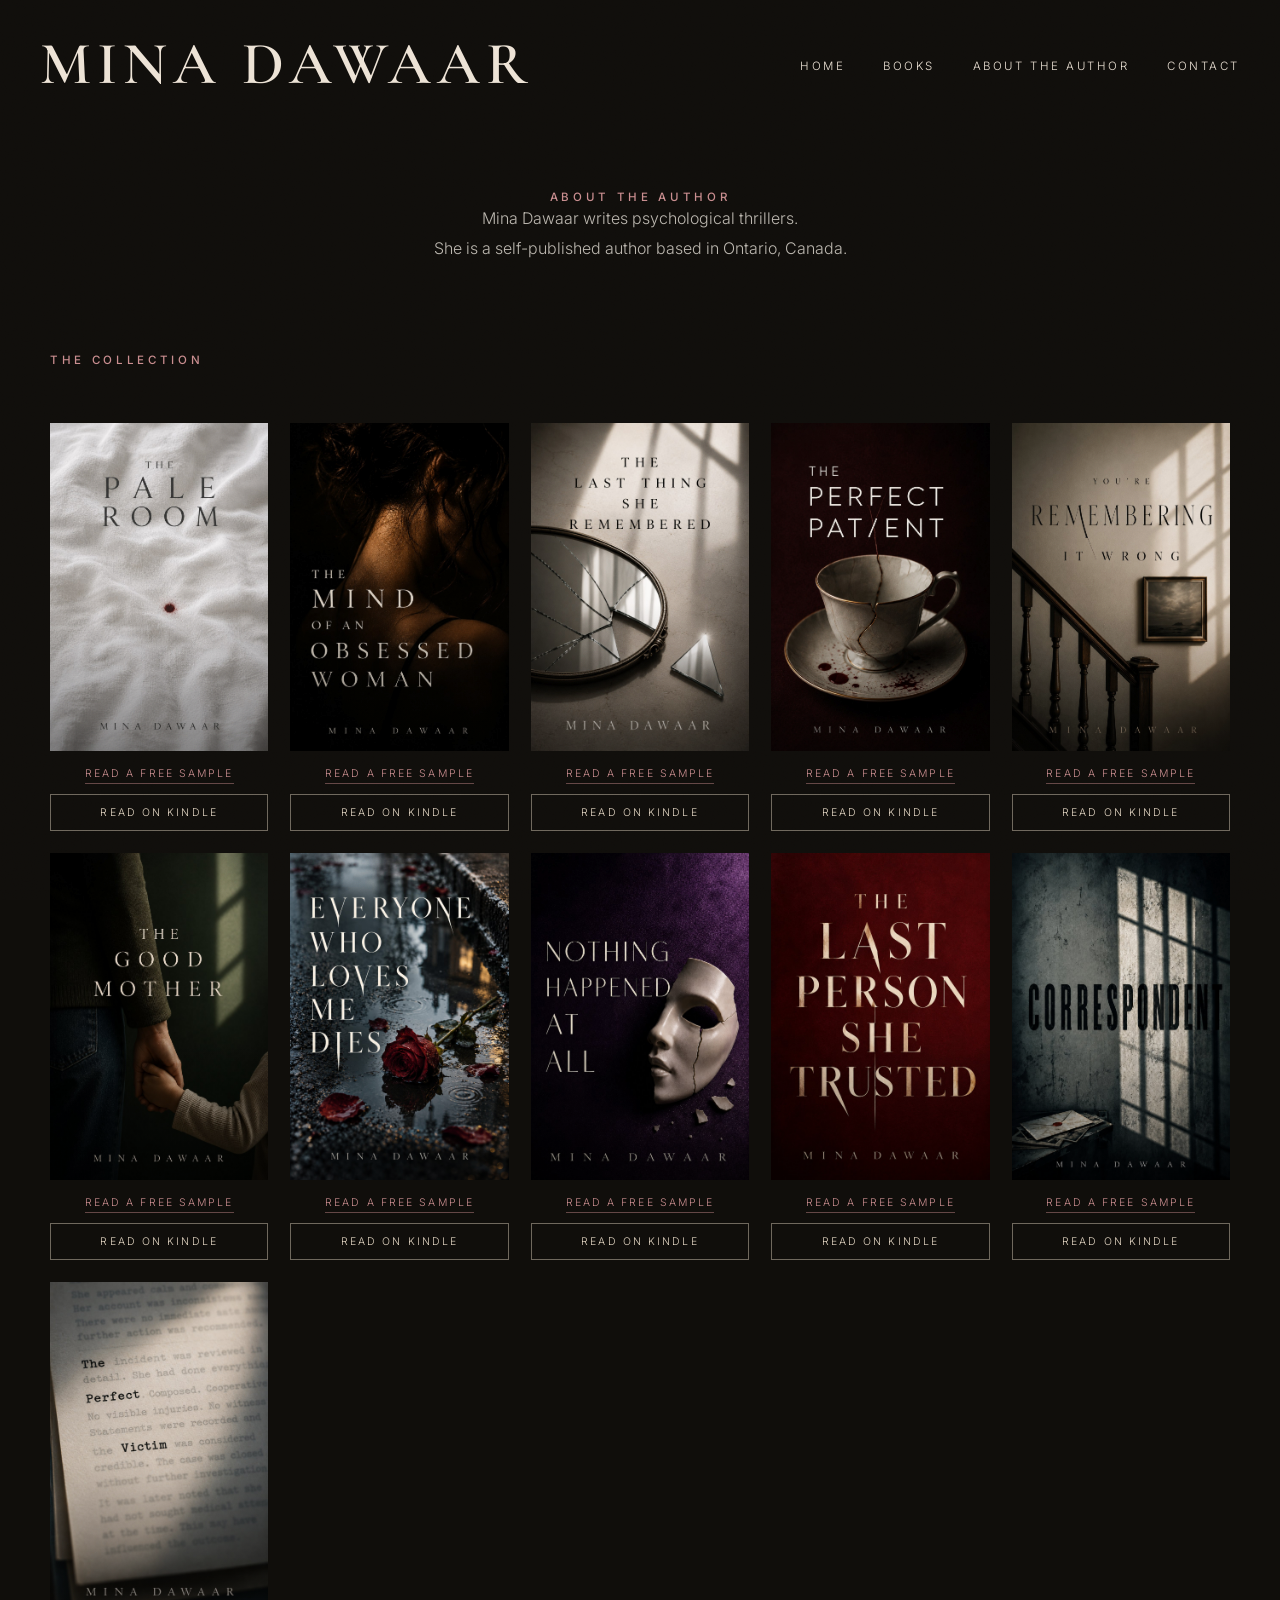
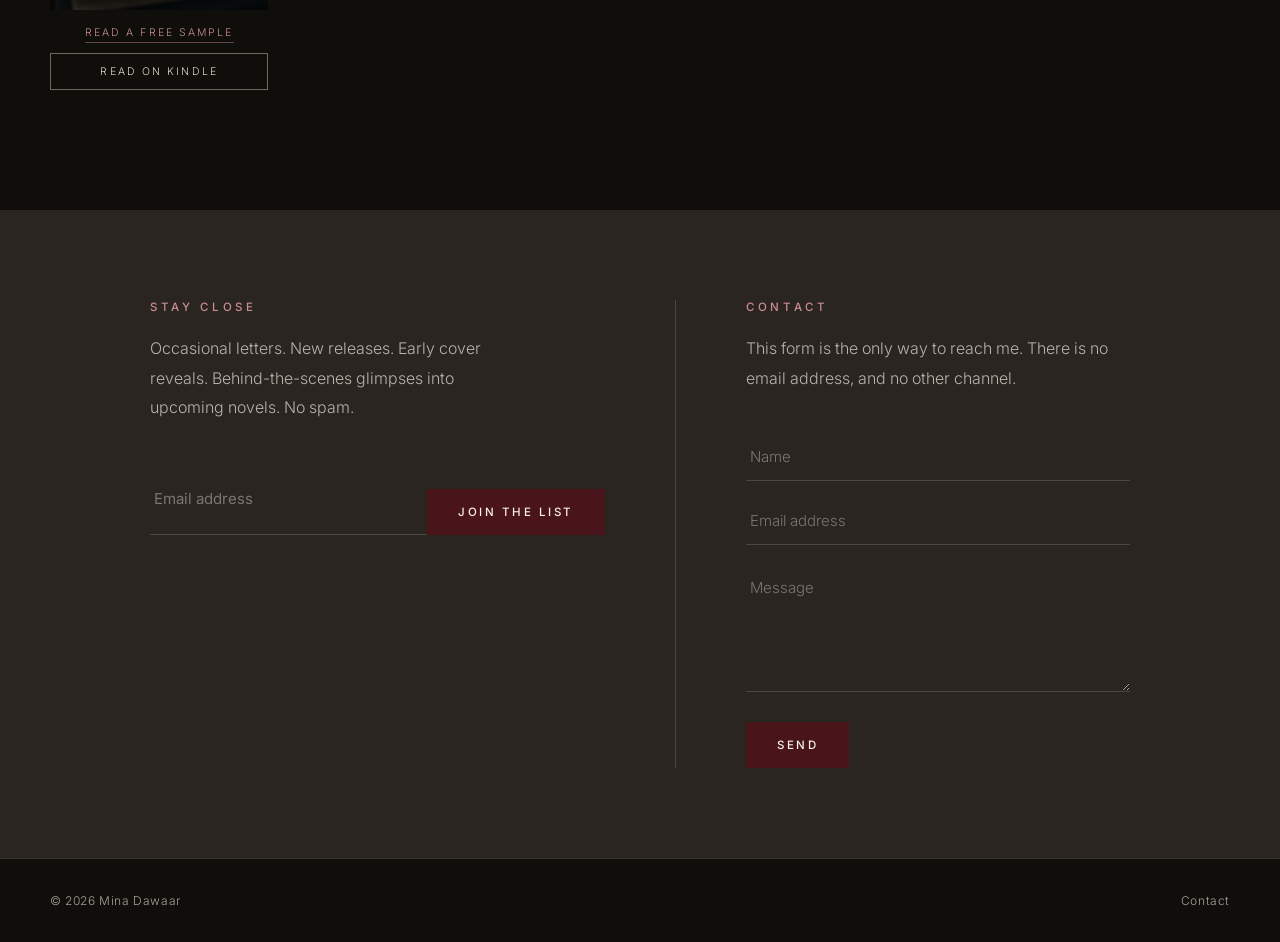
<file: index.html>
<!DOCTYPE html>
<html lang="en">
<head>
<meta charset="UTF-8">
<meta name="viewport" content="width=device-width, initial-scale=1.0">
<title>Mina Dawaar | Psychological Thriller Author, Ontario</title>
<meta name="description" content="Psychological thrillers and suspense by Mina Dawaar, based in Ontario, Canada. Read a free sample of every novel, on Kindle in the US and Canada.">
<meta name="robots" content="index, follow, max-snippet:-1, max-image-preview:large">
<link rel="canonical" href="https://www.minadawaar.com/">
<link rel="icon" type="image/png" href="favicon.png">
<meta name="geo.region" content="CA-ON">
<meta name="theme-color" content="#100E0B">

<meta property="og:type" content="website">
<meta property="og:site_name" content="Mina Dawaar">
<meta property="og:title" content="Mina Dawaar — Psychological Fiction">
<meta property="og:description" content="What happens when the mind becomes the least trustworthy place to live?">
<meta property="og:url" content="https://www.minadawaar.com/">
<meta property="og:locale" content="en_CA">
<meta property="og:locale:alternate" content="en_US">
<meta property="og:image" content="https://www.minadawaar.com/og-image.png">
<meta property="og:image:width" content="1200">
<meta property="og:image:height" content="630">

<meta name="twitter:card" content="summary_large_image">
<meta name="twitter:title" content="Mina Dawaar — Psychological Fiction">
<meta name="twitter:description" content="What happens when the mind becomes the least trustworthy place to live?">
<meta name="twitter:image" content="https://www.minadawaar.com/og-image.png">

<script type="application/ld+json">
{
  "@context": "https://schema.org",
  "@graph": [
    {
      "@type": "Person",
      "@id": "https://www.minadawaar.com/#author",
      "name": "Mina Dawaar",
      "url": "https://www.minadawaar.com/",
      "jobTitle": "Author",
      "description": "Mina Dawaar writes psychological thrillers. She is a self-published author based in Ontario, Canada.",
      "nationality": "Canadian",
      "homeLocation": {
        "@type": "Place",
        "name": "Ontario, Canada"
      },
      "workLocation": {
        "@type": "Place",
        "address": {
          "@type": "PostalAddress",
          "addressRegion": "Ontario",
          "addressCountry": "CA"
        }
      },
      "image": "https://www.minadawaar.com/og-image.png",
      "knowsAbout": [
        "Psychological fiction",
        "Literary suspense",
        "Domestic suspense"
      ],
      "address": {
        "@type": "PostalAddress",
        "addressRegion": "Ontario",
        "addressCountry": "CA"
      },
      "mainEntityOfPage": "https://www.minadawaar.com/"
    },
    {
      "@type": "WebSite",
      "@id": "https://www.minadawaar.com/#website",
      "name": "Mina Dawaar",
      "url": "https://www.minadawaar.com/",
      "author": {
        "@id": "https://www.minadawaar.com/#author"
      },
      "inLanguage": "en",
      "description": "The official site of Mina Dawaar, author of psychological thrillers and suspense, based in Ontario, Canada.",
      "publisher": {
        "@id": "https://www.minadawaar.com/#author"
      }
    },
    {
      "@type": "ItemList",
      "@id": "https://www.minadawaar.com/#collection",
      "name": "Novels by Mina Dawaar",
      "numberOfItems": 11,
      "itemListOrder": "https://schema.org/ItemListUnordered",
      "itemListElement": [
        {
          "@type": "ListItem",
          "position": 1,
          "item": {
            "@type": "Book",
            "name": "The Pale Room",
            "author": {
              "@id": "https://www.minadawaar.com/#author"
            },
            "genre": ["Psychological Thriller", "Suspense"],
            "inLanguage": "en",
            "image": "https://www.minadawaar.com/cover-pale-room.jpg",
            "@id": "https://www.minadawaar.com/sample-pale-room.html",
            "url": "https://www.minadawaar.com/sample-pale-room.html",
            "bookFormat": "https://schema.org/EBook",
            "offers": {
              "@type": "Offer",
              "url": "https://www.amazon.com/dp/B0H8XPJDCD",
              "price": "12.99",
              "priceCurrency": "USD",
              "availability": "https://schema.org/InStock",
    "eligibleRegion": [
      { "@type": "Country", "name": "US" },
      { "@type": "Country", "name": "CA" }
    ]
            },
            "workExample": {
              "@type": "Book",
              "@id": "https://www.minadawaar.com/sample-pale-room.html",
              "name": "The Pale Room: Free Sample",
              "url": "https://www.minadawaar.com/sample-pale-room.html",
              "isAccessibleForFree": true,
              "inLanguage": "en",
              "bookFormat": "https://schema.org/EBook"
            }
          }
        },
        {
          "@type": "ListItem",
          "position": 2,
          "item": {
            "@type": "Book",
            "name": "The Mind of an Obsessed Woman",
            "author": {
              "@id": "https://www.minadawaar.com/#author"
            },
            "genre": ["Psychological Thriller", "Suspense"],
            "inLanguage": "en",
            "image": "https://www.minadawaar.com/cover-mind-of-an-obsessed-woman.jpg",
            "url": "https://www.minadawaar.com/sample-mind-of-an-obsessed-woman.html",
            "bookFormat": "https://schema.org/EBook",
            "offers": {
              "@type": "Offer",
              "url": "https://www.amazon.com/dp/B0HDKR1MTZ",
              "price": "12.99",
              "priceCurrency": "USD",
              "availability": "https://schema.org/InStock",
    "eligibleRegion": [
      { "@type": "Country", "name": "US" },
      { "@type": "Country", "name": "CA" }
    ]
            },
            "workExample": {
              "@type": "Book",
              "@id": "https://www.minadawaar.com/sample-mind-of-an-obsessed-woman.html",
              "name": "The Mind of an Obsessed Woman: Free Sample",
              "url": "https://www.minadawaar.com/sample-mind-of-an-obsessed-woman.html",
              "isAccessibleForFree": true,
              "inLanguage": "en",
              "bookFormat": "https://schema.org/EBook"
            },
            "@id": "https://www.minadawaar.com/sample-mind-of-an-obsessed-woman.html"
          }
        },
        {
          "@type": "ListItem",
          "position": 3,
          "item": {
            "@type": "Book",
            "name": "The Last Thing She Remembered",
            "author": {
              "@id": "https://www.minadawaar.com/#author"
            },
            "genre": ["Psychological Thriller", "Suspense"],
            "inLanguage": "en",
            "image": "https://www.minadawaar.com/cover-last-thing-she-remembered.jpg",
            "@id": "https://www.minadawaar.com/sample-last-thing-she-remembered.html",
            "url": "https://www.minadawaar.com/sample-last-thing-she-remembered.html",
            "bookFormat": "https://schema.org/EBook",
            "offers": {
              "@type": "Offer",
              "url": "https://www.amazon.com/dp/B0HBZNNPG8",
              "price": "12.99",
              "priceCurrency": "USD",
              "availability": "https://schema.org/InStock",
    "eligibleRegion": [
      { "@type": "Country", "name": "US" },
      { "@type": "Country", "name": "CA" }
    ]
            },
            "workExample": {
              "@type": "Book",
              "@id": "https://www.minadawaar.com/sample-last-thing-she-remembered.html",
              "name": "The Last Thing She Remembered: Free Sample",
              "url": "https://www.minadawaar.com/sample-last-thing-she-remembered.html",
              "isAccessibleForFree": true,
              "inLanguage": "en",
              "bookFormat": "https://schema.org/EBook"
            }
          }
        },
        {
          "@type": "ListItem",
          "position": 4,
          "item": {
            "@type": "Book",
            "name": "The Perfect Patient",
            "author": {
              "@id": "https://www.minadawaar.com/#author"
            },
            "genre": ["Psychological Thriller", "Suspense"],
            "inLanguage": "en",
            "image": "https://www.minadawaar.com/cover-perfect-patient.jpg",
            "url": "https://www.minadawaar.com/sample-perfect-patient.html",
            "bookFormat": "https://schema.org/EBook",
            "offers": {
              "@type": "Offer",
              "url": "https://www.amazon.com/dp/B0HDY9771R",
              "price": "12.99",
              "priceCurrency": "USD",
              "availability": "https://schema.org/InStock",
    "eligibleRegion": [
      { "@type": "Country", "name": "US" },
      { "@type": "Country", "name": "CA" }
    ]
            },
            "workExample": {
              "@type": "Book",
              "name": "The Perfect Patient: Free Sample",
              "url": "https://www.minadawaar.com/sample-perfect-patient.html",
              "isAccessibleForFree": true,
              "inLanguage": "en",
              "bookFormat": "https://schema.org/EBook"
            },
            "@id": "https://www.minadawaar.com/sample-perfect-patient.html"
          }
        },
        {
          "@type": "ListItem",
          "position": 5,
          "item": {
            "@type": "Book",
            "name": "You're Remembering It Wrong",
            "author": {
              "@id": "https://www.minadawaar.com/#author"
            },
            "genre": ["Psychological Thriller", "Suspense"],
            "inLanguage": "en",
            "image": "https://www.minadawaar.com/cover-remembering-it-wrong.jpg",
            "url": "https://www.minadawaar.com/sample-remembering-it-wrong.html",
            "bookFormat": "https://schema.org/EBook",
            "offers": {
              "@type": "Offer",
              "url": "https://www.amazon.com/dp/B0HDV92RWH",
              "price": "12.99",
              "priceCurrency": "USD",
              "availability": "https://schema.org/InStock",
    "eligibleRegion": [
      { "@type": "Country", "name": "US" },
      { "@type": "Country", "name": "CA" }
    ]
            },
            "workExample": {
              "@type": "Book",
              "name": "You're Remembering It Wrong: Free Sample",
              "url": "https://www.minadawaar.com/sample-remembering-it-wrong.html",
              "isAccessibleForFree": true,
              "inLanguage": "en",
              "bookFormat": "https://schema.org/EBook"
            },
            "@id": "https://www.minadawaar.com/sample-remembering-it-wrong.html"
          }
        },
        {
          "@type": "ListItem",
          "position": 6,
          "item": {
            "@type": "Book",
            "name": "The Good Mother",
            "author": {
              "@id": "https://www.minadawaar.com/#author"
            },
            "genre": ["Psychological Thriller", "Suspense"],
            "inLanguage": "en",
            "image": "https://www.minadawaar.com/cover-good-mother.jpg",
            "url": "https://www.minadawaar.com/sample-good-mother.html",
            "bookFormat": "https://schema.org/EBook",
            "offers": {
              "@type": "Offer",
              "url": "https://www.amazon.com/dp/B0H7P4XV6W",
              "price": "12.99",
              "priceCurrency": "USD",
              "availability": "https://schema.org/InStock",
              "eligibleRegion": [
                { "@type": "Country", "name": "US" },
                { "@type": "Country", "name": "CA" }
              ]
            },
            "workExample": {
              "@type": "Book",
              "name": "The Good Mother: Free Sample",
              "url": "https://www.minadawaar.com/sample-good-mother.html",
              "isAccessibleForFree": true,
              "inLanguage": "en",
              "bookFormat": "https://schema.org/EBook"
            },
            "@id": "https://www.minadawaar.com/sample-good-mother.html"
          }
        },
        {
          "@type": "ListItem",
          "position": 7,
          "item": {
            "@type": "Book",
            "name": "Everyone Who Loves Me Dies",
            "author": {
              "@id": "https://www.minadawaar.com/#author"
            },
            "genre": ["Psychological Thriller", "Suspense"],
            "inLanguage": "en",
            "image": "https://www.minadawaar.com/cover-everyone-who-loves-me-dies.jpg",
            "url": "https://www.minadawaar.com/sample-everyone-who-loves-me-dies.html",
            "bookFormat": "https://schema.org/EBook",
            "offers": {
              "@type": "Offer",
              "url": "https://www.amazon.com/dp/B0HHMP6NRP",
              "price": "12.99",
              "priceCurrency": "USD",
              "availability": "https://schema.org/InStock",
              "eligibleRegion": [
                { "@type": "Country", "name": "US" },
                { "@type": "Country", "name": "CA" }
              ]
            },
            "workExample": {
              "@type": "Book",
              "name": "Everyone Who Loves Me Dies: Free Sample",
              "url": "https://www.minadawaar.com/sample-everyone-who-loves-me-dies.html",
              "isAccessibleForFree": true,
              "inLanguage": "en",
              "bookFormat": "https://schema.org/EBook"
            },
            "@id": "https://www.minadawaar.com/sample-everyone-who-loves-me-dies.html"
          }
        },
        {
          "@type": "ListItem",
          "position": 8,
          "item": {
            "@type": "Book",
            "name": "Nothing Happened at All",
            "author": {
              "@id": "https://www.minadawaar.com/#author"
            },
            "genre": ["Psychological Thriller", "Suspense"],
            "inLanguage": "en",
            "image": "https://www.minadawaar.com/cover-nothing-happened-at-all.jpg",
            "url": "https://www.minadawaar.com/sample-nothing-happened-at-all.html",
            "bookFormat": "https://schema.org/EBook",
            "offers": {
              "@type": "Offer",
              "url": "https://www.amazon.com/dp/B0HHMCJC15",
              "price": "12.99",
              "priceCurrency": "USD",
              "availability": "https://schema.org/InStock",
              "eligibleRegion": [
                { "@type": "Country", "name": "US" },
                { "@type": "Country", "name": "CA" }
              ]
            },
            "workExample": {
              "@type": "Book",
              "name": "Nothing Happened at All: Free Sample",
              "url": "https://www.minadawaar.com/sample-nothing-happened-at-all.html",
              "isAccessibleForFree": true,
              "inLanguage": "en",
              "bookFormat": "https://schema.org/EBook"
            },
            "@id": "https://www.minadawaar.com/sample-nothing-happened-at-all.html"
          }
        },
        {
          "@type": "ListItem",
          "position": 9,
          "item": {
            "@type": "Book",
            "name": "The Last Person She Trusted",
            "author": {
              "@id": "https://www.minadawaar.com/#author"
            },
            "genre": ["Psychological Thriller", "Suspense"],
            "inLanguage": "en",
            "image": "https://www.minadawaar.com/cover-last-person-she-trusted.jpg",
            "url": "https://www.minadawaar.com/sample-last-person-she-trusted.html",
            "bookFormat": "https://schema.org/EBook",
            "offers": {
              "@type": "Offer",
              "url": "https://www.amazon.com/dp/B0HHM7876Q",
              "price": "12.99",
              "priceCurrency": "USD",
              "availability": "https://schema.org/InStock",
              "eligibleRegion": [
                { "@type": "Country", "name": "US" },
                { "@type": "Country", "name": "CA" }
              ]
            },
            "workExample": {
              "@type": "Book",
              "name": "The Last Person She Trusted: Free Sample",
              "url": "https://www.minadawaar.com/sample-last-person-she-trusted.html",
              "isAccessibleForFree": true,
              "inLanguage": "en",
              "bookFormat": "https://schema.org/EBook"
            },
            "@id": "https://www.minadawaar.com/sample-last-person-she-trusted.html"
          }
        },
        {
          "@type": "ListItem",
          "position": 10,
          "item": {
            "@type": "Book",
            "name": "Correspondent",
            "author": {
              "@id": "https://www.minadawaar.com/#author"
            },
            "genre": ["Psychological Thriller", "Suspense"],
            "inLanguage": "en",
            "image": "https://www.minadawaar.com/cover-correspondent.jpg",
            "url": "https://www.minadawaar.com/sample-correspondent.html",
            "bookFormat": "https://schema.org/EBook",
            "offers": {
              "@type": "Offer",
              "url": "https://www.amazon.com/dp/B0HHNT5THT",
              "price": "12.99",
              "priceCurrency": "USD",
              "availability": "https://schema.org/InStock",
              "eligibleRegion": [
                { "@type": "Country", "name": "US" },
                { "@type": "Country", "name": "CA" }
              ]
            },
            "workExample": {
              "@type": "Book",
              "name": "Correspondent: Free Sample",
              "url": "https://www.minadawaar.com/sample-correspondent.html",
              "isAccessibleForFree": true,
              "inLanguage": "en",
              "bookFormat": "https://schema.org/EBook"
            },
            "@id": "https://www.minadawaar.com/sample-correspondent.html"
          }
        },
        {
          "@type": "ListItem",
          "position": 11,
          "item": {
            "@type": "Book",
            "name": "The Perfect Victim",
            "author": {
              "@id": "https://www.minadawaar.com/#author"
            },
            "genre": ["Psychological Thriller", "Suspense"],
            "inLanguage": "en",
            "image": "https://www.minadawaar.com/cover-perfect-victim.jpg",
            "url": "https://www.minadawaar.com/sample-perfect-victim.html",
            "bookFormat": "https://schema.org/EBook",
            "offers": {
              "@type": "Offer",
              "url": "https://www.amazon.com/dp/B0HHM9DXMC",
              "price": "12.99",
              "priceCurrency": "USD",
              "availability": "https://schema.org/InStock",
              "eligibleRegion": [
                { "@type": "Country", "name": "US" },
                { "@type": "Country", "name": "CA" }
              ]
            },
            "workExample": {
              "@type": "Book",
              "name": "The Perfect Victim: Free Sample",
              "url": "https://www.minadawaar.com/sample-perfect-victim.html",
              "isAccessibleForFree": true,
              "inLanguage": "en",
              "bookFormat": "https://schema.org/EBook"
            },
            "@id": "https://www.minadawaar.com/sample-perfect-victim.html"
          }
        }
      ]
    }
  ]
}
</script>

<link rel="preload" as="image" href="hero-pale-room-texture.jpg">
<link rel="preload" as="image" href="cover-pale-room.jpg">
<link rel="stylesheet" href="style.css">
</head>
<body>
<div class="grain"></div>

<nav class="site-nav on-dark-top">
  <a href="#collection" class="nav-mark nav-mark-big">MINA DAWAAR</a>
  <ul class="nav-links">
    <li><a href="#collection">Home</a></li>
    <li><a href="#collection">Books</a></li>
    <li><a href="#about">About the Author</a></li>
    <li><a href="#contact">Contact</a></li>
  </ul>
  <button class="nav-toggle" aria-label="Open menu"><span></span></button>
</nav>

<h1 class="sr-only">Mina Dawaar — Psychological Fiction</h1>

<!-- ================= ABOUT ================= -->
<!-- ================= COLLECTION ================= -->
<section id="collection" class="collection">
  <div id="about" class="about-simple about-text on-dark reveal">
    <h2 class="eyebrow on-dark">About the Author</h2>
    <p class="bio-line">Mina Dawaar writes psychological thrillers.</p>
    <p class="bio-line">She is a self-published author based in Ontario, Canada.</p>
  </div>

  <div class="section-head reveal">
    <h2 class="eyebrow on-dark">The Collection</h2>
  </div>

  <div class="collection-grid">

    <div class="book-item reveal">
      <a href="sample-pale-room.html" class="book-card has-photo">
        <img src="cover-pale-room.jpg" alt="The Pale Room by Mina Dawaar" width="1023" height="1537">
      </a>
      <div class="card-actions">
        <a href="sample-pale-room.html" class="card-sample">Read a Free Sample</a>
        <a href="https://www.amazon.com/dp/B0H8XPJDCD" class="card-buy" target="_blank" rel="noopener">Read on Kindle</a>
      </div>
    </div>

    <div class="book-item reveal">
      <a href="sample-mind-of-an-obsessed-woman.html" class="book-card has-photo">
        <img loading="lazy" src="cover-mind-of-an-obsessed-woman.jpg" alt="The Mind of an Obsessed Woman by Mina Dawaar" width="1023" height="1537">
      </a>
      <div class="card-actions">
        <a href="sample-mind-of-an-obsessed-woman.html" class="card-sample">Read a Free Sample</a>
        <a href="https://www.amazon.com/dp/B0HDKR1MTZ" class="card-buy" target="_blank" rel="noopener">Read on Kindle</a>
      </div>
    </div>

    <div class="book-item reveal">
      <a href="sample-last-thing-she-remembered.html" class="book-card has-photo">
        <img loading="lazy" src="cover-last-thing-she-remembered.jpg" alt="The Last Thing She Remembered by Mina Dawaar" width="1024" height="1536">
      </a>
      <div class="card-actions">
        <a href="sample-last-thing-she-remembered.html" class="card-sample">Read a Free Sample</a>
        <a href="https://www.amazon.com/dp/B0HBZNNPG8" class="card-buy" target="_blank" rel="noopener">Read on Kindle</a>
      </div>
    </div>

    <div class="book-item reveal">
      <a href="sample-perfect-patient.html" class="book-card has-photo">
        <img loading="lazy" src="cover-perfect-patient.jpg" alt="The Perfect Patient by Mina Dawaar" width="1023" height="1537">
      </a>
      <div class="card-actions">
        <a href="sample-perfect-patient.html" class="card-sample">Read a Free Sample</a>
        <a href="https://www.amazon.com/dp/B0HDY9771R" class="card-buy" target="_blank" rel="noopener">Read on Kindle</a>
      </div>
    </div>

    <div class="book-item reveal">
      <a href="sample-remembering-it-wrong.html" class="book-card has-photo">
        <img loading="lazy" src="cover-remembering-it-wrong.jpg" alt="You&rsquo;re Remembering It Wrong by Mina Dawaar" width="1023" height="1537">
      </a>
      <div class="card-actions">
        <a href="sample-remembering-it-wrong.html" class="card-sample">Read a Free Sample</a>
        <a href="https://www.amazon.com/dp/B0HDV92RWH" class="card-buy" target="_blank" rel="noopener">Read on Kindle</a>
      </div>
    </div>

    <div class="book-item reveal">
      <a href="sample-good-mother.html" class="book-card has-photo">
        <img loading="lazy" src="cover-good-mother.jpg" alt="The Good Mother by Mina Dawaar" width="1023" height="1537">
      </a>
      <div class="card-actions">
        <a href="sample-good-mother.html" class="card-sample">Read a Free Sample</a>
        <a href="https://www.amazon.com/dp/B0H7P4XV6W" class="card-buy" target="_blank" rel="noopener">Read on Kindle</a>
      </div>
    </div>

    <div class="book-item reveal">
      <a href="sample-everyone-who-loves-me-dies.html" class="book-card has-photo">
        <img loading="lazy" src="cover-everyone-who-loves-me-dies.jpg" alt="Everyone Who Loves Me Dies by Mina Dawaar" width="1024" height="1536">
      </a>
      <div class="card-actions">
        <a href="sample-everyone-who-loves-me-dies.html" class="card-sample">Read a Free Sample</a>
        <a href="https://www.amazon.com/dp/B0HHMP6NRP" class="card-buy" target="_blank" rel="noopener">Read on Kindle</a>
      </div>
    </div>

    <div class="book-item reveal swap-b">
      <a href="sample-nothing-happened-at-all.html" class="book-card has-photo">
        <img loading="lazy" src="cover-nothing-happened-at-all.jpg" alt="Nothing Happened at All by Mina Dawaar" width="1023" height="1537">
      </a>
      <div class="card-actions">
        <a href="sample-nothing-happened-at-all.html" class="card-sample">Read a Free Sample</a>
        <a href="https://www.amazon.com/dp/B0HHMCJC15" class="card-buy" target="_blank" rel="noopener">Read on Kindle</a>
      </div>
    </div>

    <div class="book-item reveal swap-a">
      <a href="sample-last-person-she-trusted.html" class="book-card has-photo">
        <img loading="lazy" src="cover-last-person-she-trusted.jpg" alt="The Last Person She Trusted by Mina Dawaar" width="1024" height="1536">
      </a>
      <div class="card-actions">
        <a href="sample-last-person-she-trusted.html" class="card-sample">Read a Free Sample</a>
        <a href="https://www.amazon.com/dp/B0HHM7876Q" class="card-buy" target="_blank" rel="noopener">Read on Kindle</a>
      </div>
    </div>

    <div class="book-item reveal swap-c">
      <a href="sample-correspondent.html" class="book-card has-photo">
        <img loading="lazy" src="cover-correspondent.jpg" alt="Correspondent by Mina Dawaar" width="1023" height="1537">
      </a>
      <div class="card-actions">
        <a href="sample-correspondent.html" class="card-sample">Read a Free Sample</a>
        <a href="https://www.amazon.com/dp/B0HHNT5THT" class="card-buy" target="_blank" rel="noopener">Read on Kindle</a>
      </div>
    </div>

    <div class="book-item reveal swap-d">
      <a href="sample-perfect-victim.html" class="book-card has-photo">
        <img loading="lazy" src="cover-perfect-victim.jpg" alt="The Perfect Victim by Mina Dawaar" width="1024" height="1536">
      </a>
      <div class="card-actions">
        <a href="sample-perfect-victim.html" class="card-sample">Read a Free Sample</a>
        <a href="https://www.amazon.com/dp/B0HHM9DXMC" class="card-buy" target="_blank" rel="noopener">Read on Kindle</a>
      </div>
    </div>

  </div>
</section>


<!-- ================= STAY CLOSE / CONTACT ================= -->
<section id="contact" class="stay-close">
  <div class="stay-grid">

    <div class="stay-col reveal">
      <h2 class="eyebrow on-dark">Stay Close</h2>
      <p>Occasional letters. New releases. Early cover reveals. Behind-the-scenes glimpses into upcoming novels. No spam.</p>
      <form class="stay-form" action="https://formspree.io/f/xjgnavwo" method="POST">
        <input type="email" name="email" placeholder="Email address" autocomplete="email" required>
        <div class="stay-actions">
          <button type="submit" class="btn solid">Join the List</button>
        </div>
      </form>
      <p class="stay-confirm">You're on the list.</p>
    </div>

    <div class="stay-col reveal">
      <h2 class="eyebrow on-dark">Contact</h2>
      <p>This form is the only way to reach me. There is no email address, and no other channel.</p>
      <form class="contact-form" action="https://formspree.io/f/xjgnavwo" method="POST">
        <input type="text" name="name" placeholder="Name" autocomplete="name" required>
        <input type="email" name="email" placeholder="Email address" autocomplete="email" required>
        <textarea name="message" rows="4" placeholder="Message" required></textarea>
        <input type="hidden" name="_subject" value="Message from minadawaar.com">
        <input type="text" name="_gotcha" class="hp" tabindex="-1" autocomplete="off" aria-hidden="true">
        <div class="contact-actions">
          <button type="submit" class="btn solid">Send</button>
        </div>
      </form>
      <p class="contact-confirm">Message sent. Thank you.</p>
    </div>

  </div>
</section>

<!-- ================= FOOTER ================= -->
<footer class="site-footer">
  <div class="footer-inner">
    <span>© 2026 Mina Dawaar</span>
    <div class="footer-links">
      <a href="#contact">Contact</a>
    </div>
  </div>
</footer>

<script src="script.js"></script>
</body>
</html>
</file>
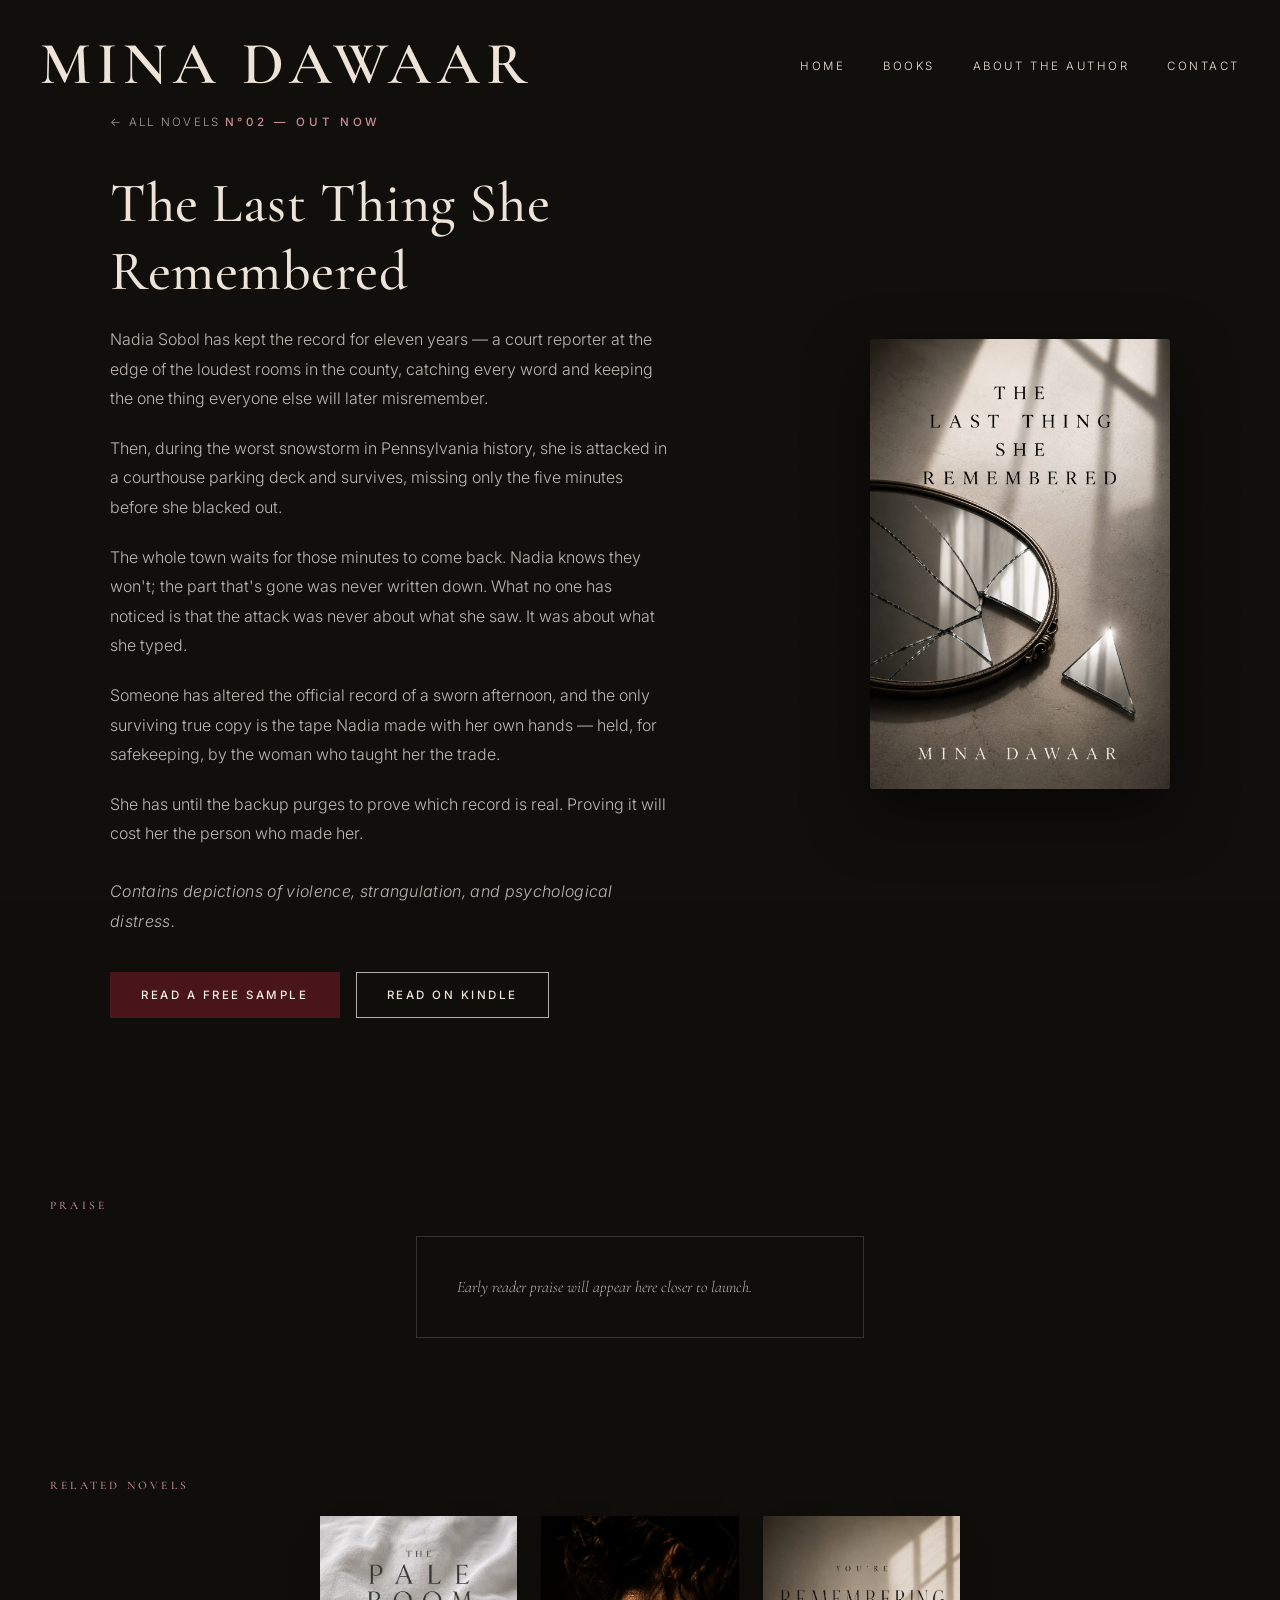
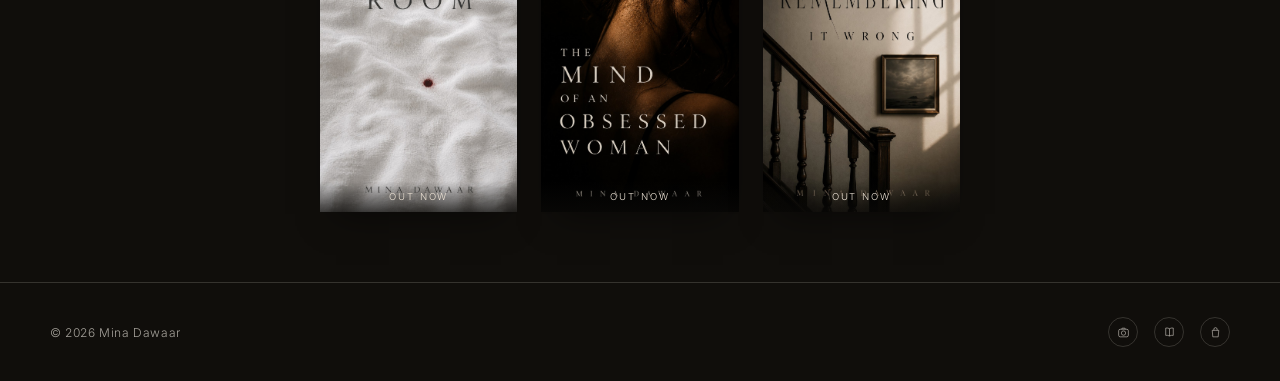
<file: last-thing-she-remembered.html>
<!DOCTYPE html>
<html lang="en">
<head>
<meta charset="UTF-8">
<meta name="viewport" content="width=device-width, initial-scale=1.0">
<title>The Last Thing She Remembered — Mina Dawaar</title>
<meta name="description" content="A court reporter survives a strangulation in a blizzard, missing only the five minutes before she blacked out. Free sample, then Kindle.">
<meta name="robots" content="noindex, follow">
<link rel="canonical" href="https://www.minadawaar.com/sample-last-thing-she-remembered.html">
<link rel="icon" type="image/png" href="favicon.png">
<meta name="geo.region" content="CA-ON">
<meta name="theme-color" content="#100E0B">

<meta property="og:type" content="book">
<meta property="og:site_name" content="Mina Dawaar">
<meta property="og:title" content="The Last Thing She Remembered — Mina Dawaar">
<meta property="og:description" content="A court reporter survives a strangulation during a record-breaking blizzard, missing only the five minutes before she blacked out. The fight was never about what she saw.">
<meta property="og:url" content="https://www.minadawaar.com/last-thing-she-remembered.html">
<meta property="og:locale" content="en_CA">
<meta property="og:locale:alternate" content="en_US">
<meta property="og:image" content="https://www.minadawaar.com/og-image.png">
<meta property="og:image:width" content="1200">
<meta property="og:image:height" content="630">

<meta name="twitter:card" content="summary_large_image">
<meta name="twitter:title" content="The Last Thing She Remembered — Mina Dawaar">
<meta name="twitter:description" content="A court reporter survives a strangulation during a record-breaking blizzard, missing only the five minutes before she blacked out. The fight was never about what she saw.">
<meta name="twitter:image" content="https://www.minadawaar.com/og-image.png">

<script type="application/ld+json">
{
  "@context": "https://schema.org",
  "@type": "Book",
  "name": "The Last Thing She Remembered",
  "url": "https://www.minadawaar.com/sample-last-thing-she-remembered.html",
  "image": "https://www.minadawaar.com/cover-last-thing-she-remembered.jpg",
  "author": {
    "@type": "Person",
    "@id": "https://www.minadawaar.com/#author",
    "name": "Mina Dawaar",
    "url": "https://www.minadawaar.com/",
    "nationality": "Canadian",
    "address": {
      "@type": "PostalAddress",
      "addressRegion": "Ontario",
      "addressCountry": "CA"
    }
  },
  "description": "After surviving a strangulation in a courthouse parking deck during the worst snowstorm in Pennsylvania history, a court reporter loses the five minutes before she blacked out. While the town waits for those minutes to return, someone is running out the clock on the only true record left of a sworn afternoon: the tape she typed with her own hands.",
  "genre": ["Psychological Thriller", "Suspense"],
  "inLanguage": "en",
  "bookFormat": "https://schema.org/EBook",
  "contentRating": "Mature (18+): violence, strangulation, psychological distress",
  "workExample": {
    "@type": "Book",
    "@id": "https://www.minadawaar.com/sample-last-thing-she-remembered.html",
    "name": "The Last Thing She Remembered: Free Sample (Chapters One to Three)",
    "url": "https://www.minadawaar.com/sample-last-thing-she-remembered.html",
    "isAccessibleForFree": true,
    "inLanguage": "en",
    "bookFormat": "https://schema.org/EBook"
  },
  "offers": {
    "@type": "Offer",
    "url": "https://www.amazon.com/dp/B0HBZNNPG8",
    "price": "12.99",
    "priceCurrency": "USD",
    "availability": "https://schema.org/InStock",
    "eligibleRegion": [
      { "@type": "Country", "name": "US" },
      { "@type": "Country", "name": "CA" }
    ]
  }
}
</script>

<script type="application/ld+json">
{
  "@context": "https://schema.org",
  "@type": "BreadcrumbList",
  "itemListElement": [
      {
        "@type": "ListItem",
        "position": 1,
        "name": "Books",
        "item": "https://www.minadawaar.com/"
      },
      {
        "@type": "ListItem",
        "position": 2,
        "name": "The Last Thing She Remembered",
        "item": "https://www.minadawaar.com/last-thing-she-remembered.html"
      }
  ]
}
</script>

<link rel="stylesheet" href="style.css">
</head>
<body>
<div class="grain"></div>

<nav class="site-nav on-dark-top">
  <a href="index.html#collection" class="nav-mark nav-mark-big">MINA DAWAAR</a>
  <ul class="nav-links">
    <li><a href="index.html#collection">Home</a></li>
    <li><a href="index.html#collection">Books</a></li>
    <li><a href="index.html#about">About the Author</a></li>
    <li><a href="index.html#contact">Contact</a></li>
  </ul>
  <button class="nav-toggle" aria-label="Open menu"><span></span></button>
</nav>

<!-- ================= BOOK HERO ================= -->
<section class="book-intro">
  <div class="book-intro-inner reveal">
    <div class="book-intro-text">
    <a href="index.html#collection" class="back-link">← All Novels</a>
    <h1 class="sr-only">The Last Thing She Remembered</h1>
    <span class="eyebrow on-dark">N°02 — Out Now</span>
    <h2 class="book-title-visible">The Last Thing She Remembered</h2>
    <div class="book-synopsis">
      <p>Nadia Sobol has kept the record for eleven years — a court reporter at the edge of the loudest rooms in the county, catching every word and keeping the one thing everyone else will later misremember.</p>
      <p>Then, during the worst snowstorm in Pennsylvania history, she is attacked in a courthouse parking deck and survives, missing only the five minutes before she blacked out.</p>
      <p>The whole town waits for those minutes to come back. Nadia knows they won't; the part that's gone was never written down. What no one has noticed is that the attack was never about what she saw. It was about what she typed.</p>
      <p>Someone has altered the official record of a sworn afternoon, and the only surviving true copy is the tape Nadia made with her own hands — held, for safekeeping, by the woman who taught her the trade.</p>
      <p>She has until the backup purges to prove which record is real. Proving it will cost her the person who made her.</p>
      <p class="content-warning">Contains depictions of violence, strangulation, and psychological distress.</p>
    </div>
    <div class="book-actions">
      <a href="sample-last-thing-she-remembered.html" class="btn solid">Read a Free Sample</a>
      <a href="https://www.amazon.com/dp/B0HBZNNPG8" class="btn" target="_blank" rel="noopener">Read on Kindle</a>
    </div>
    </div><!-- /book-intro-text -->
    <div class="book-intro-cover">
      <img src="cover-last-thing-she-remembered.jpg" alt="The Last Thing She Remembered — cover" width="1024" height="1536">
    </div>
  </div>
</section>

<!-- ================= PRAISE ================= -->
<section class="book-section reveal">
  <h3>Praise</h3>
  <div class="praise-placeholder">
    Early reader praise will appear here closer to launch.
  </div>
</section>

<!-- ================= RELATED BOOKS ================= -->
<section class="book-section reveal">
  <h3>Related Novels</h3>
  <div class="related-grid">
    <a href="pale-room.html" class="related-card">
      <img loading="lazy" src="cover-pale-room.jpg" alt="The Pale Room by Mina Dawaar" width="1023" height="1537">
      <span class="related-tag">Out Now</span>
    </a>
    <a href="mind-of-an-obsessed-woman.html" class="related-card">
      <img loading="lazy" src="cover-mind-of-an-obsessed-woman.jpg" alt="The Mind of an Obsessed Woman by Mina Dawaar" width="1023" height="1537">
      <span class="related-tag">Out Now</span>
    </a>
    <a href="sample-remembering-it-wrong.html" class="related-card">
      <img loading="lazy" src="cover-remembering-it-wrong.jpg" alt="You&rsquo;re Remembering It Wrong by Mina Dawaar" width="1023" height="1537">
      <span class="related-tag">Out Now</span>
    </a>
  </div>
</section>

<!-- ================= FOOTER ================= -->
<footer class="site-footer">
  <div class="footer-inner">
    <span>© 2026 Mina Dawaar</span>
    <div class="footer-social">
      <a href="#" aria-label="Instagram"><svg viewBox="0 0 24 24" fill="none" stroke="currentColor" stroke-width="1.4"><rect x="3" y="6" width="18" height="14" rx="3"/><circle cx="12" cy="13" r="4"/><path d="M8 6l1.5-2h5L16 6"/></svg></a>
      <a href="#" aria-label="Goodreads"><svg viewBox="0 0 24 24" fill="none" stroke="currentColor" stroke-width="1.4"><path d="M12 5c-2-1.2-4.5-1.6-7-1.2v13.5c2.5-.4 5 0 7 1.2 2-1.2 4.5-1.6 7-1.2V3.8c-2.5-.4-5 0-7 1.2z"/><path d="M12 5v13.5"/></svg></a>
      <a href="#" aria-label="Amazon"><svg viewBox="0 0 24 24" fill="none" stroke="currentColor" stroke-width="1.4"><path d="M6 8h12l-1 12H7L6 8z"/><path d="M9 8V6a3 3 0 016 0v2"/></svg></a>
    </div>
  </div>
</footer>

<script src="script.js"></script>
</body>
</html>
</file>
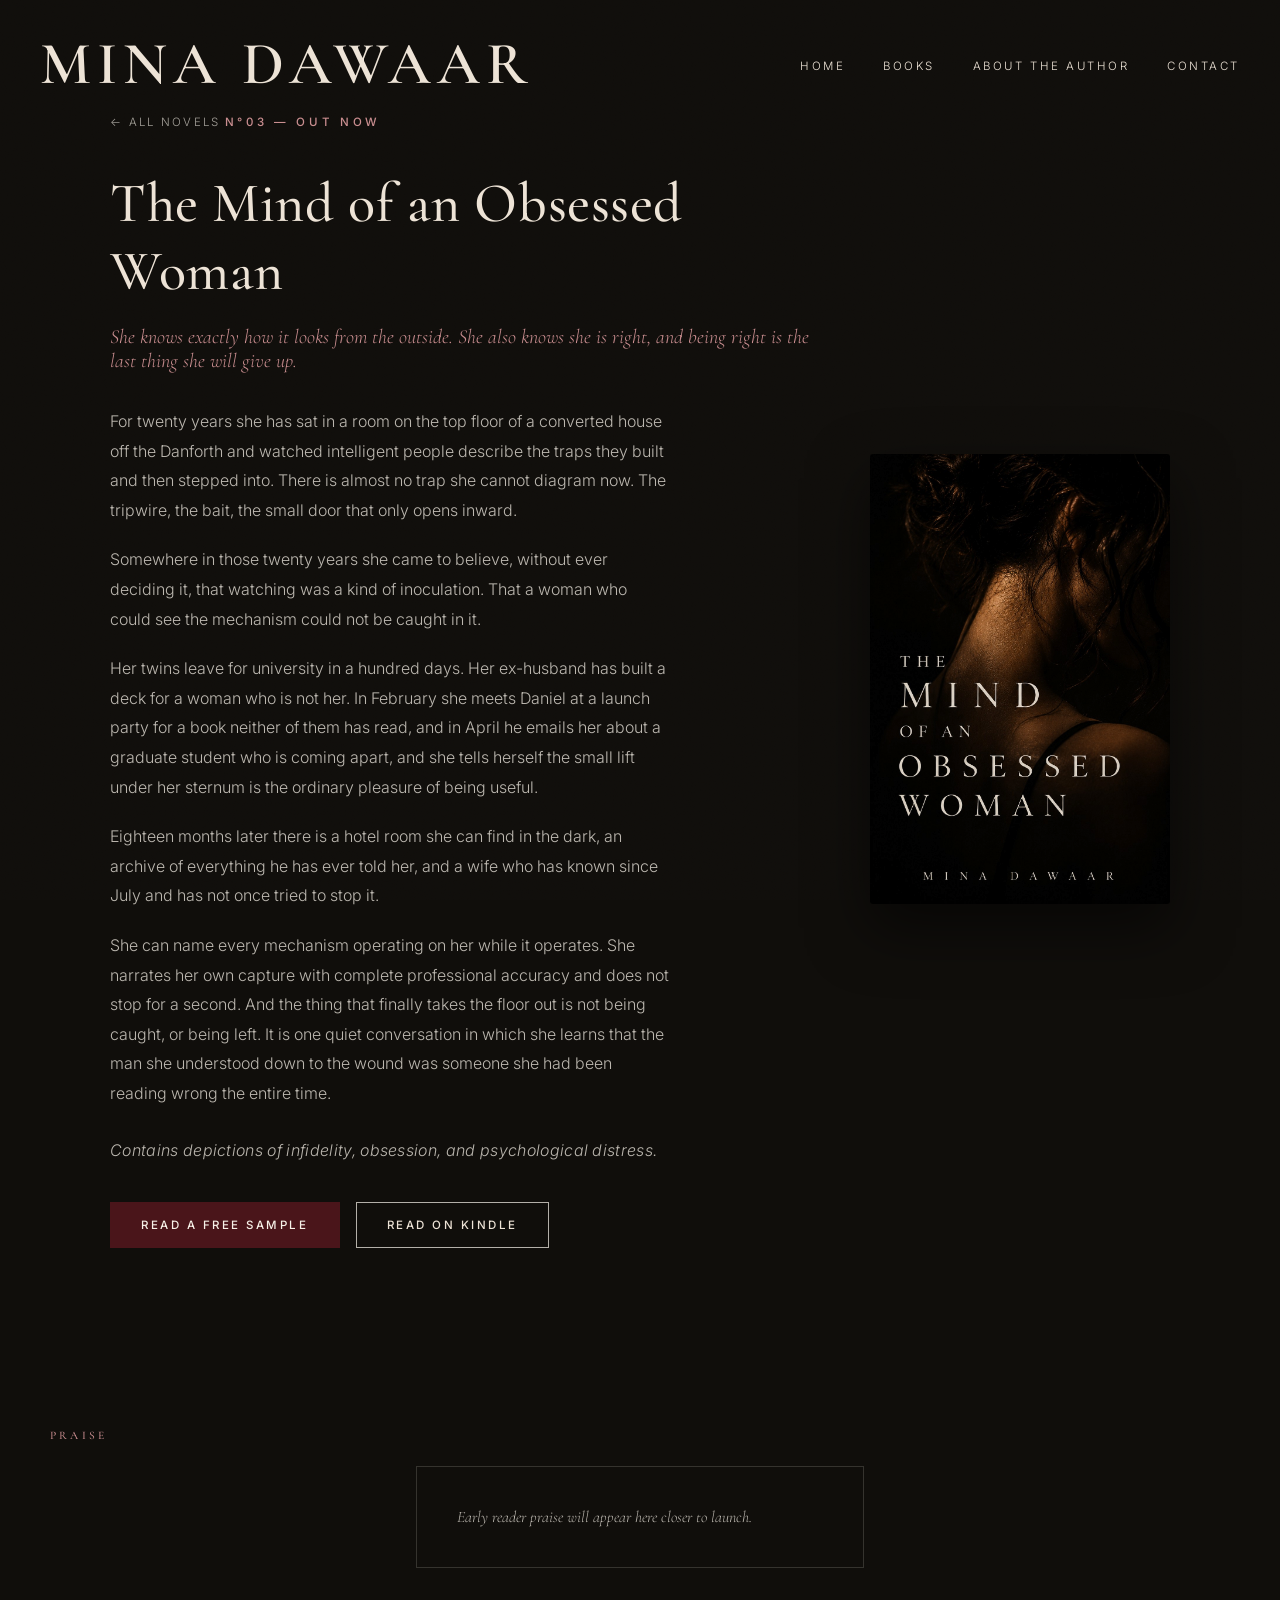
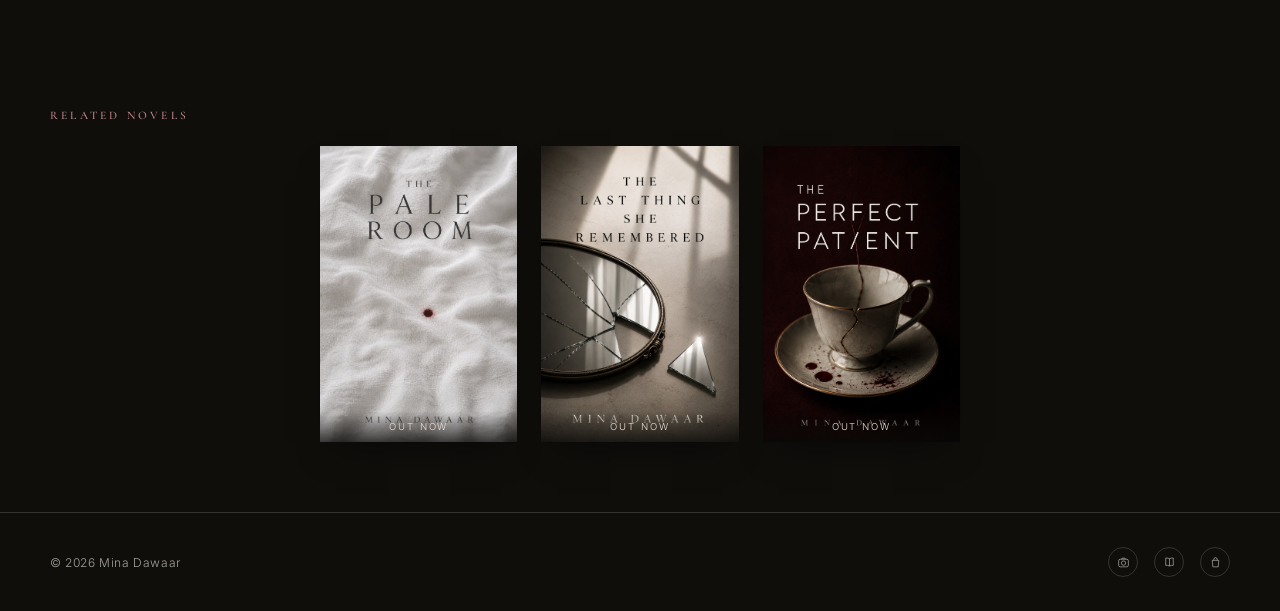
<file: mind-of-an-obsessed-woman.html>
<!DOCTYPE html>
<html lang="en">
<head>
<meta charset="UTF-8">
<meta name="viewport" content="width=device-width, initial-scale=1.0">
<title>The Mind of an Obsessed Woman &mdash; Mina Dawaar</title>
<meta name="description" content="A therapist who spent twenty years diagramming other people's traps walks into one of her own. She also knows she is right.">
<meta name="robots" content="noindex, follow">
<link rel="canonical" href="https://www.minadawaar.com/sample-mind-of-an-obsessed-woman.html">
<link rel="icon" type="image/png" href="favicon.png">
<meta name="geo.region" content="CA-ON">
<meta name="theme-color" content="#100E0B">

<meta property="og:type" content="book">
<meta property="og:site_name" content="Mina Dawaar">
<meta property="og:title" content="The Mind of an Obsessed Woman &mdash; Mina Dawaar">
<meta property="og:description" content="She knows exactly how it looks from the outside. She also knows she is right, and being right is the last thing she will give up.">
<meta property="og:url" content="https://www.minadawaar.com/mind-of-an-obsessed-woman.html">
<meta property="og:locale" content="en_CA">
<meta property="og:locale:alternate" content="en_US">
<meta property="og:image" content="https://www.minadawaar.com/cover-mind-of-an-obsessed-woman.jpg">
<meta property="og:image:width" content="1023">
<meta property="og:image:height" content="1537">

<meta name="twitter:card" content="summary_large_image">
<meta name="twitter:title" content="The Mind of an Obsessed Woman &mdash; Mina Dawaar">
<meta name="twitter:description" content="She knows exactly how it looks from the outside. She also knows she is right, and being right is the last thing she will give up.">
<meta name="twitter:image" content="https://www.minadawaar.com/cover-mind-of-an-obsessed-woman.jpg">

<script type="application/ld+json">
{
  "@context": "https://schema.org",
  "@type": "Book",
  "@id": "https://www.minadawaar.com/sample-mind-of-an-obsessed-woman.html",
  "name": "The Mind of an Obsessed Woman",
  "url": "https://www.minadawaar.com/sample-mind-of-an-obsessed-woman.html",
  "image": "https://www.minadawaar.com/cover-mind-of-an-obsessed-woman.jpg",
  "author": {
    "@type": "Person",
    "@id": "https://www.minadawaar.com/#author",
    "name": "Mina Dawaar",
    "url": "https://www.minadawaar.com/",
    "nationality": "Canadian",
    "address": {
      "@type": "PostalAddress",
      "addressRegion": "Ontario",
      "addressCountry": "CA"
    }
  },
  "description": "A Toronto therapist has spent twenty years diagramming the traps other people build and then step into, and has quietly concluded that a woman who can see the mechanism cannot be caught inside it. Over eighteen months with a married man, she finds out what that certainty was actually worth.",
  "genre": ["Psychological Thriller", "Suspense"],
  "inLanguage": "en",
  "bookFormat": "https://schema.org/EBook",
  "offers": {
    "@type": "Offer",
    "url": "https://www.amazon.com/dp/B0HDKR1MTZ",
    "price": "12.99",
    "priceCurrency": "USD",
    "availability": "https://schema.org/InStock",
    "eligibleRegion": [
      { "@type": "Country", "name": "US" },
      { "@type": "Country", "name": "CA" }
    ]
  },
  "workExample": {
    "@type": "Book",
    "@id": "https://www.minadawaar.com/sample-mind-of-an-obsessed-woman.html",
    "name": "The Mind of an Obsessed Woman: Free Sample (Chapters One and Two)",
    "url": "https://www.minadawaar.com/sample-mind-of-an-obsessed-woman.html",
    "isAccessibleForFree": true,
    "inLanguage": "en",
    "bookFormat": "https://schema.org/EBook"
  }
}
</script>

<script type="application/ld+json">
{
  "@context": "https://schema.org",
  "@type": "BreadcrumbList",
  "itemListElement": [
      {
        "@type": "ListItem",
        "position": 1,
        "name": "Books",
        "item": "https://www.minadawaar.com/"
      },
      {
        "@type": "ListItem",
        "position": 2,
        "name": "The Mind of an Obsessed Woman",
        "item": "https://www.minadawaar.com/mind-of-an-obsessed-woman.html"
      }
  ]
}
</script>

<link rel="stylesheet" href="style.css">
</head>
<body>
<div class="grain"></div>

<nav class="site-nav on-dark-top">
  <a href="index.html#collection" class="nav-mark nav-mark-big">MINA DAWAAR</a>
  <ul class="nav-links">
    <li><a href="index.html#collection">Home</a></li>
    <li><a href="index.html#collection">Books</a></li>
    <li><a href="index.html#about">About the Author</a></li>
    <li><a href="index.html#contact">Contact</a></li>
  </ul>
  <button class="nav-toggle" aria-label="Open menu"><span></span></button>
</nav>

<!-- ================= BOOK HERO ================= -->
<section class="book-intro">
  <div class="book-intro-inner reveal">
    <div class="book-intro-text">
    <a href="index.html#collection" class="back-link">&larr; All Novels</a>
    <h1 class="sr-only">The Mind of an Obsessed Woman</h1>
    <span class="eyebrow on-dark">N&deg;03 &mdash; Out Now</span>
    <h2 class="book-title-visible">The Mind of an Obsessed Woman</h2>
    <p class="book-hook">She knows exactly how it looks from the outside. She also knows she is right, and being right is the last thing she will give up.</p>
    <div class="book-synopsis">
      <p>For twenty years she has sat in a room on the top floor of a converted house off the Danforth and watched intelligent people describe the traps they built and then stepped into. There is almost no trap she cannot diagram now. The tripwire, the bait, the small door that only opens inward.</p>
      <p>Somewhere in those twenty years she came to believe, without ever deciding it, that watching was a kind of inoculation. That a woman who could see the mechanism could not be caught in it.</p>
      <p>Her twins leave for university in a hundred days. Her ex-husband has built a deck for a woman who is not her. In February she meets Daniel at a launch party for a book neither of them has read, and in April he emails her about a graduate student who is coming apart, and she tells herself the small lift under her sternum is the ordinary pleasure of being useful.</p>
      <p>Eighteen months later there is a hotel room she can find in the dark, an archive of everything he has ever told her, and a wife who has known since July and has not once tried to stop it.</p>
      <p>She can name every mechanism operating on her while it operates. She narrates her own capture with complete professional accuracy and does not stop for a second. And the thing that finally takes the floor out is not being caught, or being left. It is one quiet conversation in which she learns that the man she understood down to the wound was someone she had been reading wrong the entire time.</p>
      <p class="content-warning">Contains depictions of infidelity, obsession, and psychological distress.</p>
    </div>
    <div class="book-actions">
      <a href="sample-mind-of-an-obsessed-woman.html" class="btn solid">Read a Free Sample</a>
      <a href="https://www.amazon.com/dp/B0HDKR1MTZ" class="btn" target="_blank" rel="noopener">Read on Kindle</a>
    </div>
    </div><!-- /book-intro-text -->
    <div class="book-intro-cover">
      <img src="cover-mind-of-an-obsessed-woman.jpg" alt="The Mind of an Obsessed Woman &mdash; cover" width="1023" height="1537">
    </div>
  </div>
</section>

<!-- ================= PRAISE ================= -->
<section class="book-section reveal">
  <h3>Praise</h3>
  <div class="praise-placeholder">
    Early reader praise will appear here closer to launch.
  </div>
</section>

<!-- ================= RELATED BOOKS ================= -->
<section class="book-section reveal">
  <h3>Related Novels</h3>
  <div class="related-grid">
    <a href="pale-room.html" class="related-card">
      <img loading="lazy" src="cover-pale-room.jpg" alt="The Pale Room by Mina Dawaar" width="1023" height="1537">
      <span class="related-tag">Out Now</span>
    </a>
    <a href="last-thing-she-remembered.html" class="related-card">
      <img loading="lazy" src="cover-last-thing-she-remembered.jpg" alt="The Last Thing She Remembered by Mina Dawaar" width="1024" height="1536">
      <span class="related-tag">Out Now</span>
    </a>
    <a href="sample-perfect-patient.html" class="related-card">
      <img loading="lazy" src="cover-perfect-patient.jpg" alt="The Perfect Patient by Mina Dawaar" width="1023" height="1537">
      <span class="related-tag">Out Now</span>
    </a>
  </div>
</section>

<!-- ================= FOOTER ================= -->
<footer class="site-footer">
  <div class="footer-inner">
    <span>&copy; 2026 Mina Dawaar</span>
    <div class="footer-social">
      <a href="#" aria-label="Instagram"><svg viewBox="0 0 24 24" fill="none" stroke="currentColor" stroke-width="1.4"><rect x="3" y="6" width="18" height="14" rx="3"/><circle cx="12" cy="13" r="4"/><path d="M8 6l1.5-2h5L16 6"/></svg></a>
      <a href="#" aria-label="Goodreads"><svg viewBox="0 0 24 24" fill="none" stroke="currentColor" stroke-width="1.4"><path d="M12 5c-2-1.2-4.5-1.6-7-1.2v13.5c2.5-.4 5 0 7 1.2 2-1.2 4.5-1.6 7-1.2V3.8c-2.5-.4-5 0-7 1.2z"/><path d="M12 5v13.5"/></svg></a>
      <a href="#" aria-label="Amazon"><svg viewBox="0 0 24 24" fill="none" stroke="currentColor" stroke-width="1.4"><path d="M6 8h12l-1 12H7L6 8z"/><path d="M9 8V6a3 3 0 016 0v2"/></svg></a>
    </div>
  </div>
</footer>

<script src="script.js"></script>
</body>
</html>
</file>
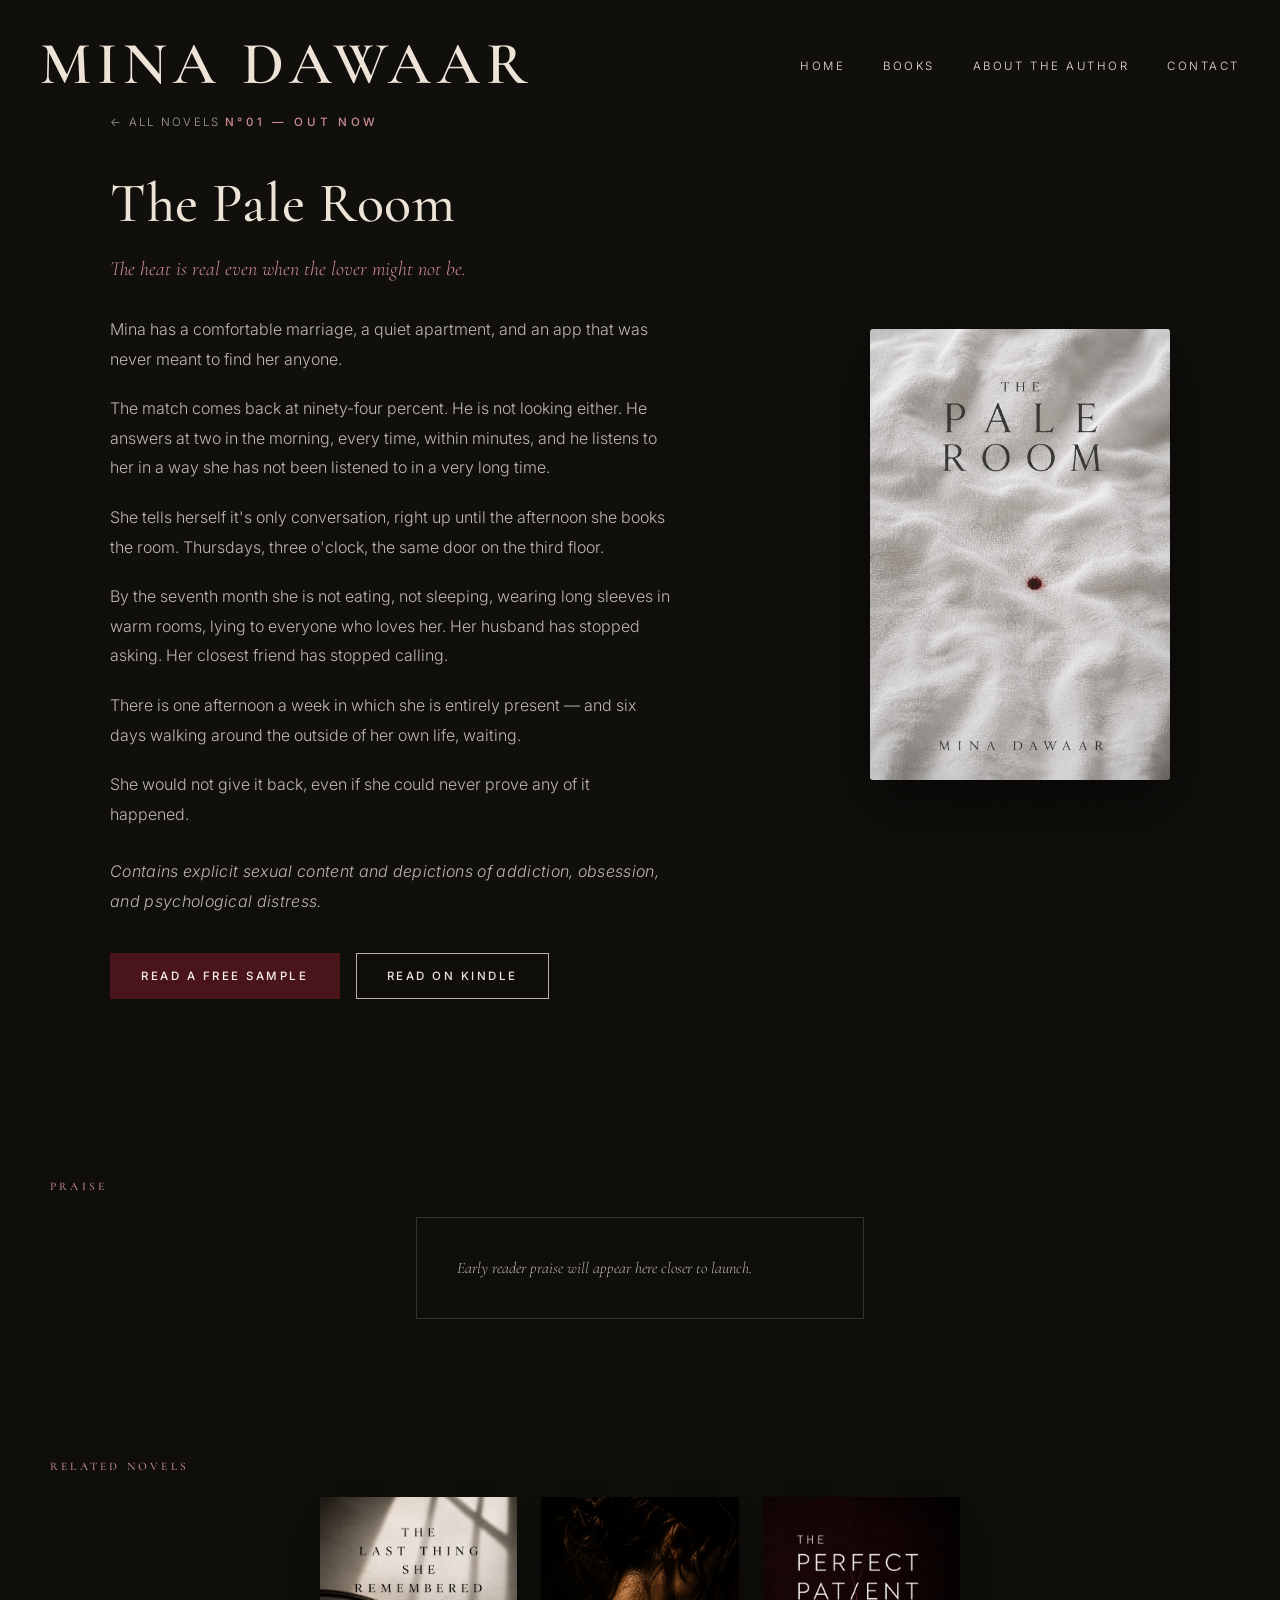
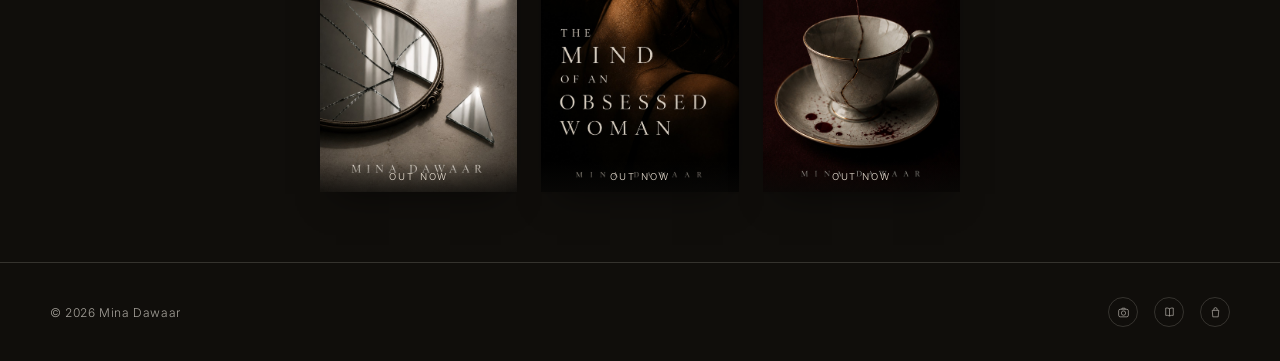
<file: pale-room.html>
<!DOCTYPE html>
<html lang="en">
<head>
<meta charset="UTF-8">
<meta name="viewport" content="width=device-width, initial-scale=1.0">
<title>The Pale Room — Mina Dawaar</title>
<meta name="description" content="An app match at ninety-four percent. One locked afternoon a week. By the seventh month, Mina is lying to everyone who loves her.">
<meta name="robots" content="noindex, follow">
<link rel="canonical" href="https://www.minadawaar.com/sample-pale-room.html">
<link rel="icon" type="image/png" href="favicon.png">
<meta name="geo.region" content="CA-ON">
<meta name="theme-color" content="#100E0B">

<meta property="og:type" content="book">
<meta property="og:site_name" content="Mina Dawaar">
<meta property="og:title" content="The Pale Room — Mina Dawaar">
<meta property="og:description" content="The heat is real even when the lover might not be.">
<meta property="og:url" content="https://www.minadawaar.com/pale-room.html">
<meta property="og:locale" content="en_CA">
<meta property="og:locale:alternate" content="en_US">
<meta property="og:image" content="https://www.minadawaar.com/og-image.png">
<meta property="og:image:width" content="1200">
<meta property="og:image:height" content="630">

<meta name="twitter:card" content="summary_large_image">
<meta name="twitter:title" content="The Pale Room — Mina Dawaar">
<meta name="twitter:description" content="The heat is real even when the lover might not be.">
<meta name="twitter:image" content="https://www.minadawaar.com/og-image.png">

<script type="application/ld+json">
{
  "@context": "https://schema.org",
  "@type": "Book",
  "name": "The Pale Room",
  "url": "https://www.minadawaar.com/sample-pale-room.html",
  "image": "https://www.minadawaar.com/cover-pale-room.jpg",
  "author": {
    "@type": "Person",
    "@id": "https://www.minadawaar.com/#author",
    "name": "Mina Dawaar",
    "url": "https://www.minadawaar.com/",
    "nationality": "Canadian",
    "address": {
      "@type": "PostalAddress",
      "addressRegion": "Ontario",
      "addressCountry": "CA"
    }
  },
  "description": "Mina has a comfortable marriage and an app that was never meant to find her anyone, until a match at ninety-four percent answers at two in the morning, every time. By the seventh month she is lying to everyone who loves her, and would not give it back even if she could never prove it happened.",
  "genre": ["Psychological Thriller", "Suspense"],
  "inLanguage": "en",
  "bookFormat": "https://schema.org/EBook",
  "contentRating": "Mature (18+): explicit sexual content, addiction, obsession, psychological distress",
  "workExample": {
    "@type": "Book",
    "@id": "https://www.minadawaar.com/sample-pale-room.html",
    "name": "The Pale Room: Free Sample (Chapters One and Two)",
    "url": "https://www.minadawaar.com/sample-pale-room.html",
    "isAccessibleForFree": true,
    "inLanguage": "en",
    "bookFormat": "https://schema.org/EBook"
  },
  "offers": {
    "@type": "Offer",
    "url": "https://www.amazon.com/dp/B0H8XPJDCD",
    "price": "12.99",
    "priceCurrency": "USD",
    "availability": "https://schema.org/InStock",
    "eligibleRegion": [
      { "@type": "Country", "name": "US" },
      { "@type": "Country", "name": "CA" }
    ]
  }
}
</script>

<script type="application/ld+json">
{
  "@context": "https://schema.org",
  "@type": "BreadcrumbList",
  "itemListElement": [
      {
        "@type": "ListItem",
        "position": 1,
        "name": "Books",
        "item": "https://www.minadawaar.com/"
      },
      {
        "@type": "ListItem",
        "position": 2,
        "name": "The Pale Room",
        "item": "https://www.minadawaar.com/pale-room.html"
      }
  ]
}
</script>

<link rel="stylesheet" href="style.css">
</head>
<body>
<div class="grain"></div>

<nav class="site-nav on-dark-top">
  <a href="index.html#collection" class="nav-mark nav-mark-big">MINA DAWAAR</a>
  <ul class="nav-links">
    <li><a href="index.html#collection">Home</a></li>
    <li><a href="index.html#collection">Books</a></li>
    <li><a href="index.html#about">About the Author</a></li>
    <li><a href="index.html#contact">Contact</a></li>
  </ul>
  <button class="nav-toggle" aria-label="Open menu"><span></span></button>
</nav>

<!-- ================= BOOK HERO ================= -->
<section class="book-intro">
  <div class="book-intro-inner reveal">
    <div class="book-intro-text">
    <a href="index.html#collection" class="back-link">← All Novels</a>
    <h1 class="sr-only">The Pale Room</h1>
    <span class="eyebrow on-dark">N°01 — Out Now</span>
    <h2 class="book-title-visible">The Pale Room</h2>
    <p class="book-hook">The heat is real even when the lover might not be.</p>
    <div class="book-synopsis">
      <p>Mina has a comfortable marriage, a quiet apartment, and an app that was never meant to find her anyone.</p>
      <p>The match comes back at ninety-four percent. He is not looking either. He answers at two in the morning, every time, within minutes, and he listens to her in a way she has not been listened to in a very long time.</p>
      <p>She tells herself it's only conversation, right up until the afternoon she books the room. Thursdays, three o'clock, the same door on the third floor.</p>
      <p>By the seventh month she is not eating, not sleeping, wearing long sleeves in warm rooms, lying to everyone who loves her. Her husband has stopped asking. Her closest friend has stopped calling.</p>
      <p>There is one afternoon a week in which she is entirely present — and six days walking around the outside of her own life, waiting.</p>
      <p>She would not give it back, even if she could never prove any of it happened.</p>
      <p class="content-warning">Contains explicit sexual content and depictions of addiction, obsession, and psychological distress.</p>
    </div>
    <div class="book-actions">
      <a href="sample-pale-room.html" class="btn solid">Read a Free Sample</a>
      <a href="https://www.amazon.com/dp/B0H8XPJDCD" class="btn" target="_blank" rel="noopener">Read on Kindle</a>
    </div>
    </div><!-- /book-intro-text -->
    <div class="book-intro-cover">
      <img src="cover-pale-room.jpg" alt="The Pale Room — cover" width="1023" height="1537">
    </div>
  </div>
</section>

<!-- ================= PRAISE ================= -->
<section class="book-section reveal">
  <h3>Praise</h3>
  <div class="praise-placeholder">
    Early reader praise will appear here closer to launch.
  </div>
</section>

<!-- ================= RELATED BOOKS ================= -->
<section class="book-section reveal">
  <h3>Related Novels</h3>
  <div class="related-grid">
    <a href="last-thing-she-remembered.html" class="related-card">
      <img loading="lazy" src="cover-last-thing-she-remembered.jpg" alt="The Last Thing She Remembered by Mina Dawaar" width="1024" height="1536">
      <span class="related-tag">Out Now</span>
    </a>
    <a href="mind-of-an-obsessed-woman.html" class="related-card">
      <img loading="lazy" src="cover-mind-of-an-obsessed-woman.jpg" alt="The Mind of an Obsessed Woman by Mina Dawaar" width="1023" height="1537">
      <span class="related-tag">Out Now</span>
    </a>
    <a href="sample-perfect-patient.html" class="related-card">
      <img loading="lazy" src="cover-perfect-patient.jpg" alt="The Perfect Patient by Mina Dawaar" width="1023" height="1537">
      <span class="related-tag">Out Now</span>
    </a>
  </div>
</section>

<!-- ================= FOOTER ================= -->
<footer class="site-footer">
  <div class="footer-inner">
    <span>© 2026 Mina Dawaar</span>
    <div class="footer-social">
      <a href="#" aria-label="Instagram"><svg viewBox="0 0 24 24" fill="none" stroke="currentColor" stroke-width="1.4"><rect x="3" y="6" width="18" height="14" rx="3"/><circle cx="12" cy="13" r="4"/><path d="M8 6l1.5-2h5L16 6"/></svg></a>
      <a href="#" aria-label="Goodreads"><svg viewBox="0 0 24 24" fill="none" stroke="currentColor" stroke-width="1.4"><path d="M12 5c-2-1.2-4.5-1.6-7-1.2v13.5c2.5-.4 5 0 7 1.2 2-1.2 4.5-1.6 7-1.2V3.8c-2.5-.4-5 0-7 1.2z"/><path d="M12 5v13.5"/></svg></a>
      <a href="#" aria-label="Amazon"><svg viewBox="0 0 24 24" fill="none" stroke="currentColor" stroke-width="1.4"><path d="M6 8h12l-1 12H7L6 8z"/><path d="M9 8V6a3 3 0 016 0v2"/></svg></a>
    </div>
  </div>
</footer>

<script src="script.js"></script>
</body>
</html>
</file>
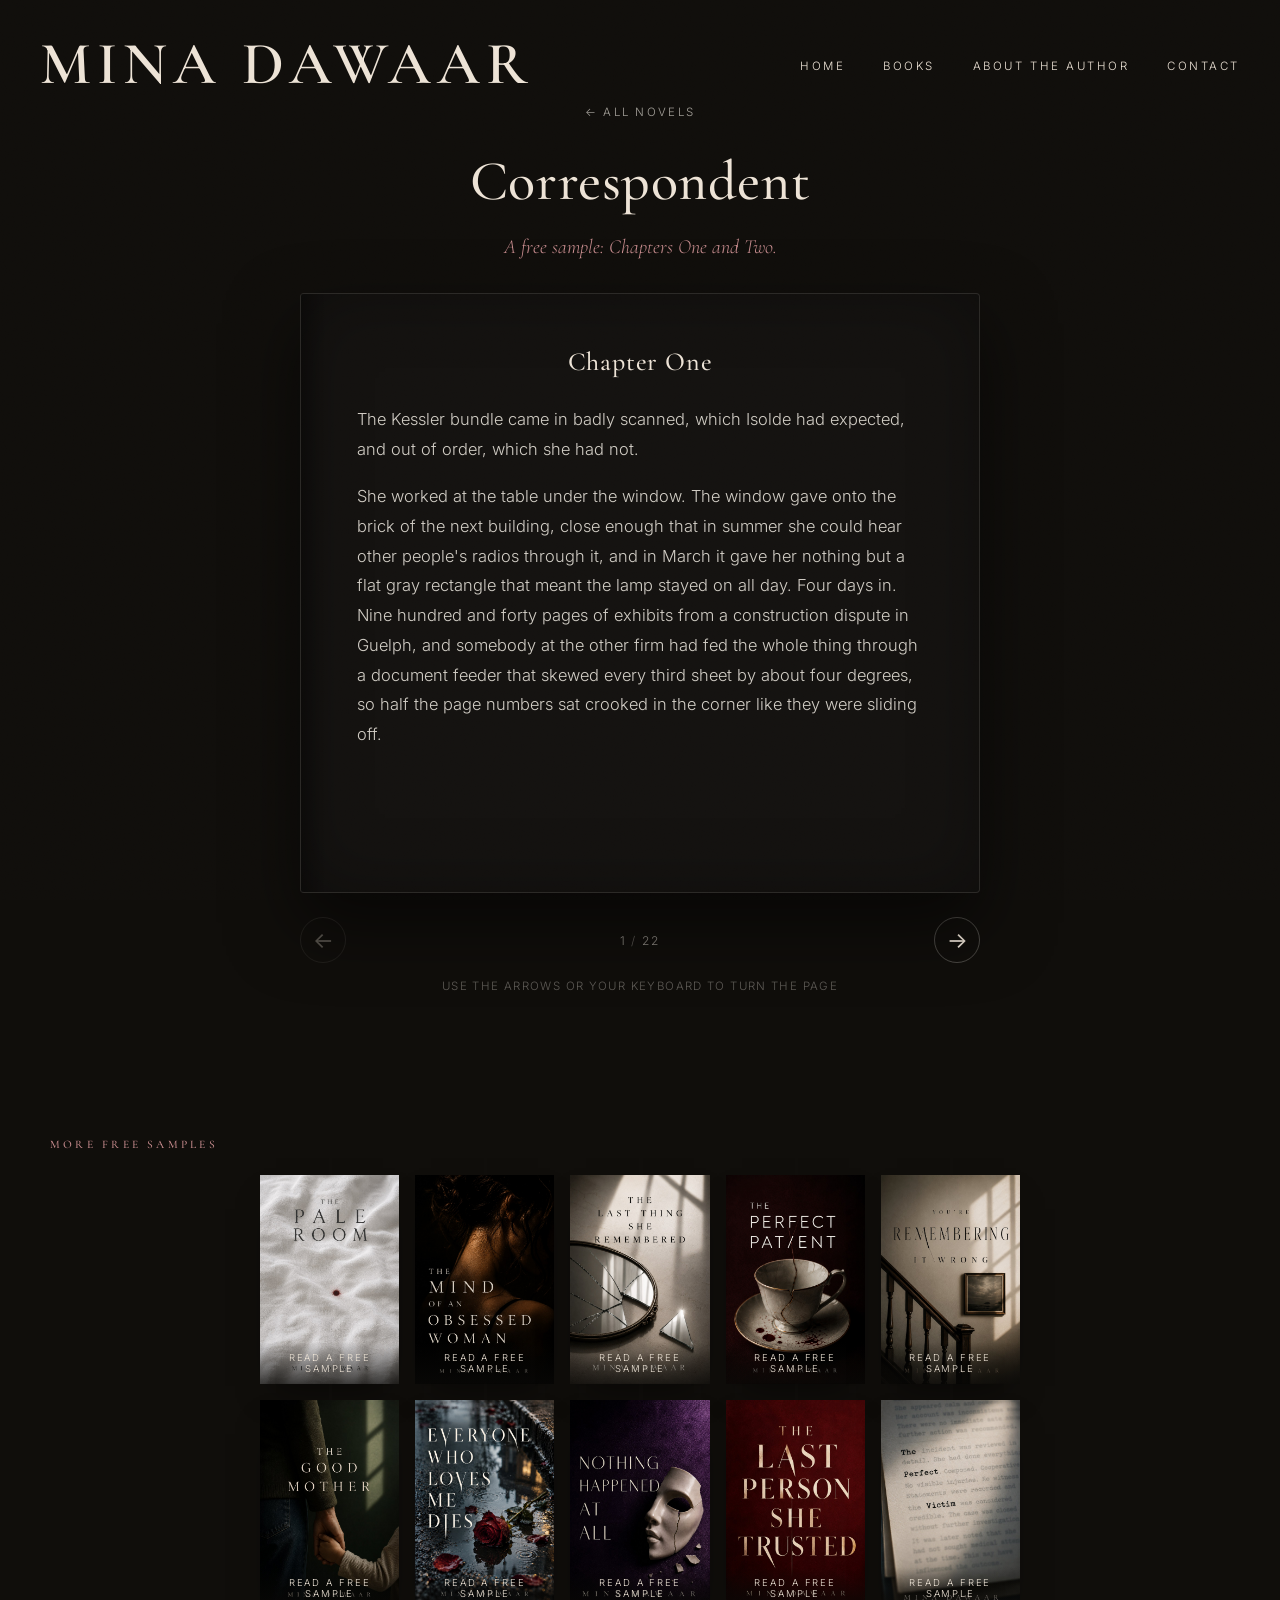
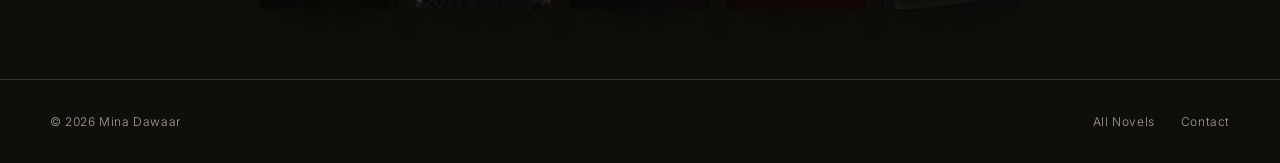
<file: sample-correspondent.html>
<!DOCTYPE html>
<html lang="en">
<head>
<meta charset="UTF-8">
<meta name="viewport" content="width=device-width, initial-scale=1.0">
<title>Free Sample: Correspondent | Mina Dawaar</title>
<meta name="description" content="Read the opening two chapters of Correspondent by Mina Dawaar, free. No signup, no email.">
<meta name="robots" content="index, follow, max-snippet:-1, max-image-preview:large">
<link rel="canonical" href="https://www.minadawaar.com/sample-correspondent.html">
<link rel="icon" type="image/png" href="favicon.png">
<meta name="geo.region" content="CA-ON">
<meta name="theme-color" content="#100E0B">

<meta property="og:type" content="article">
<meta property="og:site_name" content="Mina Dawaar">
<meta property="og:title" content="Read a Free Sample: Correspondent">
<meta property="og:description" content="The opening two chapters of Correspondent, free to read. No signup, no email.">
<meta property="og:url" content="https://www.minadawaar.com/sample-correspondent.html">
<meta property="og:locale" content="en_CA">
<meta property="og:locale:alternate" content="en_US">
<meta property="og:image" content="https://www.minadawaar.com/cover-correspondent.jpg">
<meta property="og:image:width" content="1023">
<meta property="og:image:height" content="1537">

<meta name="twitter:card" content="summary_large_image">
<meta name="twitter:title" content="Read a Free Sample: Correspondent">
<meta name="twitter:description" content="The opening two chapters of Correspondent, free to read. No signup, no email.">
<meta name="twitter:image" content="https://www.minadawaar.com/cover-correspondent.jpg">

<script type="application/ld+json">
{
  "@context": "https://schema.org",
  "@type": "Book",
  "name": "Correspondent",
  "url": "https://www.minadawaar.com/sample-correspondent.html",
  "image": "https://www.minadawaar.com/cover-correspondent.jpg",
  "author": {
    "@type": "Person",
    "@id": "https://www.minadawaar.com/#author",
    "name": "Mina Dawaar",
    "url": "https://www.minadawaar.com/"
  },
  "genre": "Psychological Suspense",
  "inLanguage": "en",
  "bookFormat": "https://schema.org/EBook",
  "offers": {
    "@type": "Offer",
    "url": "https://www.amazon.com/dp/B0HHNT5THT",
    "price": "12.99",
    "priceCurrency": "USD",
    "availability": "https://schema.org/InStock",
    "eligibleRegion": [
      { "@type": "Country", "name": "US" },
      { "@type": "Country", "name": "CA" }
    ]
  },
  "workExample": {
    "@type": "Book",
    "@id": "https://www.minadawaar.com/sample-correspondent.html",
    "name": "Correspondent: Free Sample (Chapters One and Two)",
    "url": "https://www.minadawaar.com/sample-correspondent.html",
    "isAccessibleForFree": true,
    "inLanguage": "en",
    "bookFormat": "https://schema.org/EBook"
  }
}
</script>

<script type="application/ld+json">
{
  "@context": "https://schema.org",
  "@type": "BreadcrumbList",
  "itemListElement": [
      {
        "@type": "ListItem",
        "position": 1,
        "name": "Books",
        "item": "https://www.minadawaar.com/"
      },
      {
        "@type": "ListItem",
        "position": 2,
        "name": "Correspondent",
        "item": "https://www.minadawaar.com/sample-correspondent.html"
      }
  ]
}
</script>

<link rel="stylesheet" href="style.css">
</head>
<body>
<div class="grain"></div>

<nav class="site-nav on-dark-top">
  <a href="index.html#collection" class="nav-mark nav-mark-big">MINA DAWAAR</a>
  <ul class="nav-links">
    <li><a href="index.html#collection">Home</a></li>
    <li><a href="index.html#collection">Books</a></li>
    <li><a href="index.html#about">About the Author</a></li>
    <li><a href="index.html#contact">Contact</a></li>
  </ul>
  <button class="nav-toggle" aria-label="Open menu"><span></span></button>
</nav>

<section class="reader">
  <div class="reader-head">
    <a href="index.html#collection" class="back-link">&larr; All Novels</a>
    <h1 class="book-title-visible">Correspondent</h1>
    <p class="book-hook">A free sample: Chapters One and Two.</p>
  </div>

  <div class="book" id="reader-book">
  <div class="book-page" data-page="1">
    <h2 class="chapter-heading">Chapter One</h2>
    <p>The Kessler bundle came in badly scanned, which Isolde had expected, and out of order, which she had not.</p>
    <p>She worked at the table under the window. The window gave onto the brick of the next building, close enough that in summer she could hear other people's radios through it, and in March it gave her nothing but a flat gray rectangle that meant the lamp stayed on all day. Four days in. Nine hundred and forty pages of exhibits from a construction dispute in Guelph, and somebody at the other firm had fed the whole thing through a document feeder that skewed every third sheet by about four degrees, so half the page numbers sat crooked in the corner like they were sliding off.</p>
  </div>
  <div class="book-page" data-page="2">
    <p>She built the chronology in a spreadsheet. One row per document, columns for the date on the face of it, the date she thought it was really from, the source, and a column headed WHY that nobody ever read except her. The rows were the part of the job she liked. Everything else was typing, and the typing was what she got paid for, and she had made a kind of peace with that around the second year.</p>
    <p>The apartment was two rooms and a galley kitchen and she had been in it six years. The radiator under the window knocked twice when the heating came on and once when it went off, and she had stopped hearing it, and then had started hearing it again in the winter when the second bundle dried up and she was in the apartment fourteen hours a day. You could hear the stairs from the table. It was the only way she ever knew anyone was in the building.</p>
  </div>
  <div class="book-page" data-page="3">
    <p>At eleven she found the first bad date.</p>
    <p>Exhibit 208, a site meeting minute, dated the fourteenth of June. The witness statement said the meeting where the drainage was raised had happened before the pour, and the pour was the eleventh. She put the two documents side by side on the screen, moved the minute to the left because that was the way her eye ran, and read it again.</p>
    <p>The minute was a typed-up version of somebody's notebook. You could tell from the way the attendance list ran, four names and then two more squeezed on the end in a different rhythm, which meant the two had come in late and been added by hand and then transcribed as though they had been there from the start.</p>
  </div>
  <div class="book-page" data-page="4">
    <p>"The meeting where drainage was raised," Isolde said, "was the second week of June, before the concrete went in. I remember it because my daughter's birthday is the tenth and I had to leave early."</p>
    <p>She was looking at exhibit 208 while she said it. The witness statement was four hundred pages back in the bundle and she had read it on Monday afternoon. She got it word for word, including the <em>and</em> at the start of the last clause, which was the kind of thing that dropped out of a paraphrase and which she had never had to work at holding. It did not occur to her to remark on this. She had been doing it since she was nine and had assumed for a long time that everyone could, and by the time she found out otherwise it was too late for it to feel like anything but a slightly embarrassing party trick that had no parties to go to.</p>
  </div>
  <div class="book-page" data-page="5">
    <p>So the fourteenth was wrong. Somebody had transcribed a handwritten four from a two, or the notebook had said 12 and the typist had read 14, which happened more often than anybody would believe.</p>
    <p>She flagged it, wrote the note in the WHY column, and found the second one an hour later in a delivery docket that had a fuel surcharge on it for a route that did not exist yet. Two corrections in a morning was a good morning. Some weeks she went the whole week and found nothing except her own eyes going.</p>
    <p>Trish emailed at one.</p>
    <p class="msg">Trish: have you got room for another one after kessler, it's smaller, mostly emails, would need it by the 4th, say no if you're drowning</p>
  </div>
  <div class="book-page" data-page="6">
    <p>Isolde typed <strong>"yes"</strong> and looked at it and deleted it, because a one-word answer looked like a woman with nothing on, and wrote <strong>Isolde: yes, send it whenever suits, I'll be clear Friday.</strong> She read that one twice before she sent it.</p>
    <p>At four she drove to Hamilton to drop a drive at the client's office, because they were the kind of firm that still would not put nine hundred pages on a server and still had a partner who said the word cloud with an audible space around it. The receptionist took the envelope without looking up from her screen. Isolde said thank you to the top of her head and went back out through the revolving door into the parking lot.</p>
  </div>
  <div class="book-page" data-page="7">
    <p>It was the second time she had spoken aloud since Sunday. The first had been to an empty room, about a woman's daughter's birthday.</p>
    <p>The 401 westbound at half past five was solid to Milton. Her phone had been playing something that morning and it had run out and moved on to whatever came next in the queue, which was a true-crime series she had not chosen and had not turned off, three episodes deep by now, because the voices were company and she did not have to follow them.</p>
    <p>The presenter had the voice they all have, the one that puts a little dip in before a proper noun.</p>
    <p>She was saying that the thing about the Rowe case, the thing people still could not get past, was that there was nothing there. No connection. No grievance. Nothing that came out at trial and nothing that has come out since, and it is not for want of looking, because in the first two years there were four people looking full time.</p>
  </div>
  <div class="book-page" data-page="8">
    <p>"She stood at the end of the driveway," the presenter said, "and she looked at three people, and she picked one."</p>
    <p>Isolde turned the volume up.</p>
    <p>The name was Vesper Vale. She was twenty-four. The woman she killed was Dianne Rowe, fifty-two, a facilities administrator walking to her car on a Saturday morning in April, and the street was residential and ordinary and there had been nine people on it. Vale did not run. She sat down on the curb about forty feet away and waited, and when they took her in she gave her name and then said nothing at all, and had gone on saying nothing at all through a trial and nine years of a life sentence.</p>
  </div>
  <div class="book-page" data-page="9">
    <p>The co-host said the thing about how she must have wanted to be caught.</p>
    <p>The presenter said maybe. Then she said the other thing: in nine years Vesper Vale had never once said she was sorry and had never once said she was innocent, and that either of those on its own was unusual, and that having both at the same time was almost unheard of, because the two of them together left a person with nothing to say to anybody. There was a silence on the recording where the co-host did not have a follow-up.</p>
    <p>The traffic moved eleven car lengths and stopped again. Somebody four cars up had their hazards on for no reason anyone could see.</p>
  </div>
  <div class="book-page" data-page="10">
    <p>Isolde thought about the file. Not about the woman, and not about the street, which she had no picture of and did not want one. About the file: nine years of a person declining to produce the one document that costs nothing, a decision made fresh every morning, and about how nobody in the episode seemed to have found that interesting. The presenter had said <em>she must have wanted to be caught</em> in the voice of a person who had never in her life read a document that disagreed with her.</p>
    <p>She got home at seven. She ate standing up at the counter, a bowl of the thing she made on Sundays, and did not sit down until she sat down at the table, and then she did exhibits to page four hundred and stopped because her eyes had gone.</p>
  </div>
  <div class="book-page" data-page="11">
    <p>At ten she got out paper.</p>
    <p>She wrote about the bundle first. She knew it was ridiculous while she was doing it and kept going, because the alternative was to write about the crime and there was no version of that which was not obscene. She wrote about the two dates and the transcribed four and the fuel surcharge. She wrote that she had heard an episode about her and that the episode was badly made, that it had a music sting under the sentence about the curb, and that she was not writing because of the offense and had no interest in it, and did not want anything and had nothing to offer.</p>
    <p>She wrote that she had noticed Vale had never said she was sorry. She wrote that she had noticed people found this offensive, and that she thought people found it offensive because an apology is the cheapest object in the world, and refusing to produce one looks like arrogance when it might be the opposite.</p>
  </div>
  <div class="book-page" data-page="12">
    <p>She wrote that she was thirty-one, that she indexed evidence for lawyers, and that most of what she knew about people she had learned by reading their emails after their lives had already gone wrong.</p>
    <p>Five pages. She put them in an envelope, wrote the institution's address off her phone and the name above it, and went down three flights in her coat over what she slept in.</p>
    <p>The box was at the corner by the laundromat. Cold and wet under the streetlight, the sidewalk shining, the vents behind her pushing out that smell of hot lint that stayed in the street all night. She lifted the flap and put the envelope in and let go of it, and heard it land on whatever was already down there.</p>
  </div>
  <div class="book-page" data-page="13">
    <p>Then she went back up and did another sixty pages and slept eight hours, which she had not done since the previous Tuesday.</p>
  </div>
  <div class="book-page" data-page="14">
    <h2 class="chapter-heading">Chapter Two</h2>
    <p>Niamh had two clients she did not worry about. Isolde Mercer was one of them, and had been for about eighteen months, and the eighteen months were the part Niamh was pleased with, because the two and a half years before them had been very hard indeed.</p>
    <p>She came in at four, second Thursday, and sat in the chair she always sat in, and put her coat over the arm instead of hanging it up, which she also always did. Four years of a coat over the arm of a chair. Niamh had stopped offering the hook in the first month.</p>
    <p>"Good week?"</p>
    <p>"Good three weeks."</p>
    <p>"Tell me the good."</p>
    <p>The work first. Isolde always started there. Two bundles, one finished ahead, a new client through Trish that might turn into something steady. She said the word steady twice. Niamh let it go the first time and picked it up the second.</p>
  </div>
  <div class="book-page" data-page="15">
    <p>"Steady's a big word for you."</p>
    <p>"It's a normal word."</p>
    <p>"For you it's a big one."</p>
    <p>Isolde smiled at the carpet. She had a way of conceding a point that involved not looking at anybody, and it had taken Niamh about a year to stop reading it as sulking and another year to work out that it was the opposite, that it was what she did when she had been pleased and did not want to be watched being pleased.</p>
    <p>They did the mother. Peggy had had a bad couple of weeks in February and a better March. The home wanted a form signed that needed two signatures, one from each daughter, and Isolde had signed hers and mailed it and heard nothing back. She did not say the other name. Niamh did not say it either. Four years in, that was a place they went to on purpose and never by accident, and the rule about it had been made in the first year for good reasons that still applied.</p>
  </div>
  <div class="book-page" data-page="16">
    <p>They did the sleeping. It was better and had been since about November. They did the drinking, which had never been a problem and which Isolde raised herself roughly twice a year in the manner of a woman pressing a bruise to check it is still only a bruise.</p>
    <p>Niamh wrote three lines while she talked.</p>
    <p>She wrote them the way she had written notes for twenty-seven years, which was with the client's own words inside quotation marks and nothing of her own inside them. Paraphrase was where the tell went missing. If a woman said <em>I was fine about it</em> and you wrote down <em>client reported equanimity</em>, you had thrown away the only useful thing in the sentence, which was that she had reached for the word fine, in that tense, out of the twenty better words available to her. Six months later the note would tell you she had been calm. It would not tell you she had been quick.</p>
  </div>
  <div class="book-page" data-page="17">
    <p>So the note for that hour had <em>"steady"</em> in it twice, and <em>"a good three weeks"</em>, and <em>"I signed mine."</em></p>
    <p>There was a thing about this client that made the method easy, and Niamh had noticed it in the first month and had put it down as a pleasantness. Isolde brought other people's sentences in whole. Not the sense of them and not a version of them, the sentences themselves: her sister's, a lawyer's, a woman at a bus stop, delivered flat and in the original order with the bad grammar left in. Niamh had assumed at first that she was tidying them on the way, the way everybody does, and had tested it once without meaning to, on a line of her mother's that came around again three months later, and it came back identical both times down to a <em>the</em> that had no business being in it. She had written <em>client quotes at length and accurately</em> in the file that week and had never written it again, because it was not a symptom of anything and there was nothing to be done with it. She had four years of a woman's exact words and had never had to ask her to say a thing twice.</p>
  </div>
  <div class="book-page" data-page="18">
    <p>At ten to five she raised the conference, and they moved the next appointment out by a week, and Isolde stood and put her coat on properly for the corridor. She had her hand on the door handle when she said it.</p>
    <p>"I wrote to somebody. A letter, on paper. It was a stupid thing to do and I feel fine about it."</p>
    <p>Niamh had a policy about the door as well.</p>
    <p>It was not written down and she had never explained it to a client, because explaining it would have made it a rule the client could work with. Whatever arrived in the last thirty seconds of an hour had arrived there for a reason, and the reason was nearly always that there was no time left for it to be asked about. Taking it up anyway meant running the session past the hour, in a corridor, standing, with the next person already in the waiting room hearing every third word. She had done that twice in her twenties. Both times had gone badly, and one of them had gone badly for a year.</p>
  </div>
  <div class="book-page" data-page="19">
    <p>"Next time," she said. "Bring it back and we'll do it properly."</p>
    <p>"There's nothing to do properly."</p>
    <p>"Then it'll be a short conversation."</p>
    <p>Isolde laughed and went out. Niamh heard her say something friendly to Marc in the corridor and heard Marc laugh, that big unembarrassed laugh he had, and heard the outer door.</p>
    <p>She wrote the last line of the note. <em>"I wrote to somebody. A letter, on paper."</em> Quotation marks, verbatim.</p>
    <p>Marc came in at ten past with two coffees and sat on the arm of the client chair, which she had asked him not to do for eleven years.</p>
    <p>"I want to talk about the thing I keep not talking about."</p>
    <p>"Sell your half."</p>
  </div>
  <div class="book-page" data-page="20">
    <p>"End of next year." He put her coffee down on the wrong side of the desk and she moved it. "I want to sell my half by the end of next year and do two days a week somewhere I don't have to think about the boiler, or the parking, or whether the woman who does the invoices is going to retire."</p>
    <p>"She is going to retire."</p>
    <p>"That is exactly my point."</p>
    <p>She was surprised by how much she minded, and then not surprised, because she had known since the fall and had been letting herself not know, a thing she would have named in a client inside four minutes.</p>
    <p>"You'll want a valuation."</p>
    <p>"I'll want a valuation." He drank some of his coffee. "And a clean two years. That's the honest bit. Nobody buys into a practice with an open complaint on it, or a college letter, or anything the insurer has a file on. It doesn't matter how it ends up. It matters that it's open when they're looking at the books. Boring is the whole product."</p>
  </div>
  <div class="book-page" data-page="21">
    <p>"Nothing here is exciting."</p>
    <p>"That," said Marc, "is what I am counting on."</p>
    <p>She washed the cups and shut the machine down and locked up at six. It was still light, barely. The parking lot smelled of wet gravel and somebody's cigarette from the office block behind, and she sat for a minute before starting the engine, which she did most days and had never examined.</p>
  </div>
  <div class="book-page end-page" data-page="22">
    <p>The sample ends here. The full novel is available now.</p>
    <div class="book-actions">
      <a href="https://www.amazon.com/dp/B0HHNT5THT" class="btn solid" target="_blank" rel="noopener">Continue on Kindle</a>
      <a href="index.html#collection" class="btn">All Novels</a>
    </div>
  </div>
  </div>

  <div class="reader-controls">
    <button class="pager" id="prev-page" aria-label="Previous page" disabled>&larr;</button>
    <span class="reader-progress"><span id="page-now">1</span><span class="sep">/</span><span id="page-total">22</span></span>
    <button class="pager" id="next-page" aria-label="Next page">&rarr;</button>
  </div>
  <p class="reader-hint">Use the arrows or your keyboard to turn the page</p>
</section>

<!-- ================= MORE SAMPLES ================= -->
<section class="book-section reveal">
  <h3>More Free Samples</h3>
  <div class="related-grid related-grid-wide">
    <a href="sample-pale-room.html" class="related-card">
      <img loading="lazy" src="cover-pale-room.jpg" alt="The Pale Room by Mina Dawaar" width="1023" height="1537">
      <span class="related-tag">Read a Free Sample</span>
    </a>
    <a href="sample-mind-of-an-obsessed-woman.html" class="related-card">
      <img loading="lazy" src="cover-mind-of-an-obsessed-woman.jpg" alt="The Mind of an Obsessed Woman by Mina Dawaar" width="1023" height="1537">
      <span class="related-tag">Read a Free Sample</span>
    </a>
    <a href="sample-last-thing-she-remembered.html" class="related-card">
      <img loading="lazy" src="cover-last-thing-she-remembered.jpg" alt="The Last Thing She Remembered by Mina Dawaar" width="1024" height="1536">
      <span class="related-tag">Read a Free Sample</span>
    </a>
    <a href="sample-perfect-patient.html" class="related-card">
      <img loading="lazy" src="cover-perfect-patient.jpg" alt="The Perfect Patient by Mina Dawaar" width="1023" height="1537">
      <span class="related-tag">Read a Free Sample</span>
    </a>
    <a href="sample-remembering-it-wrong.html" class="related-card">
      <img loading="lazy" src="cover-remembering-it-wrong.jpg" alt="You&rsquo;re Remembering It Wrong by Mina Dawaar" width="1023" height="1537">
      <span class="related-tag">Read a Free Sample</span>
    </a>
    <a href="sample-good-mother.html" class="related-card">
      <img loading="lazy" src="cover-good-mother.jpg" alt="The Good Mother by Mina Dawaar" width="1023" height="1537">
      <span class="related-tag">Read a Free Sample</span>
    </a>
    <a href="sample-everyone-who-loves-me-dies.html" class="related-card">
      <img loading="lazy" src="cover-everyone-who-loves-me-dies.jpg" alt="Everyone Who Loves Me Dies by Mina Dawaar" width="1024" height="1536">
      <span class="related-tag">Read a Free Sample</span>
    </a>
    <a href="sample-nothing-happened-at-all.html" class="related-card">
      <img loading="lazy" src="cover-nothing-happened-at-all.jpg" alt="Nothing Happened at All by Mina Dawaar" width="1023" height="1537">
      <span class="related-tag">Read a Free Sample</span>
    </a>
    <a href="sample-last-person-she-trusted.html" class="related-card">
      <img loading="lazy" src="cover-last-person-she-trusted.jpg" alt="The Last Person She Trusted by Mina Dawaar" width="1024" height="1536">
      <span class="related-tag">Read a Free Sample</span>
    </a>
    <a href="sample-perfect-victim.html" class="related-card">
      <img loading="lazy" src="cover-perfect-victim.jpg" alt="The Perfect Victim by Mina Dawaar" width="1024" height="1536">
      <span class="related-tag">Read a Free Sample</span>
    </a>
  </div>
</section>

<footer class="site-footer">
  <div class="footer-inner">
    <span>&copy; 2026 Mina Dawaar</span>
    <div class="footer-links">
      <a href="index.html#collection">All Novels</a>
      <a href="index.html#contact">Contact</a>
    </div>
  </div>
</footer>

<script src="script.js"></script>
</body>
</html>
</file>
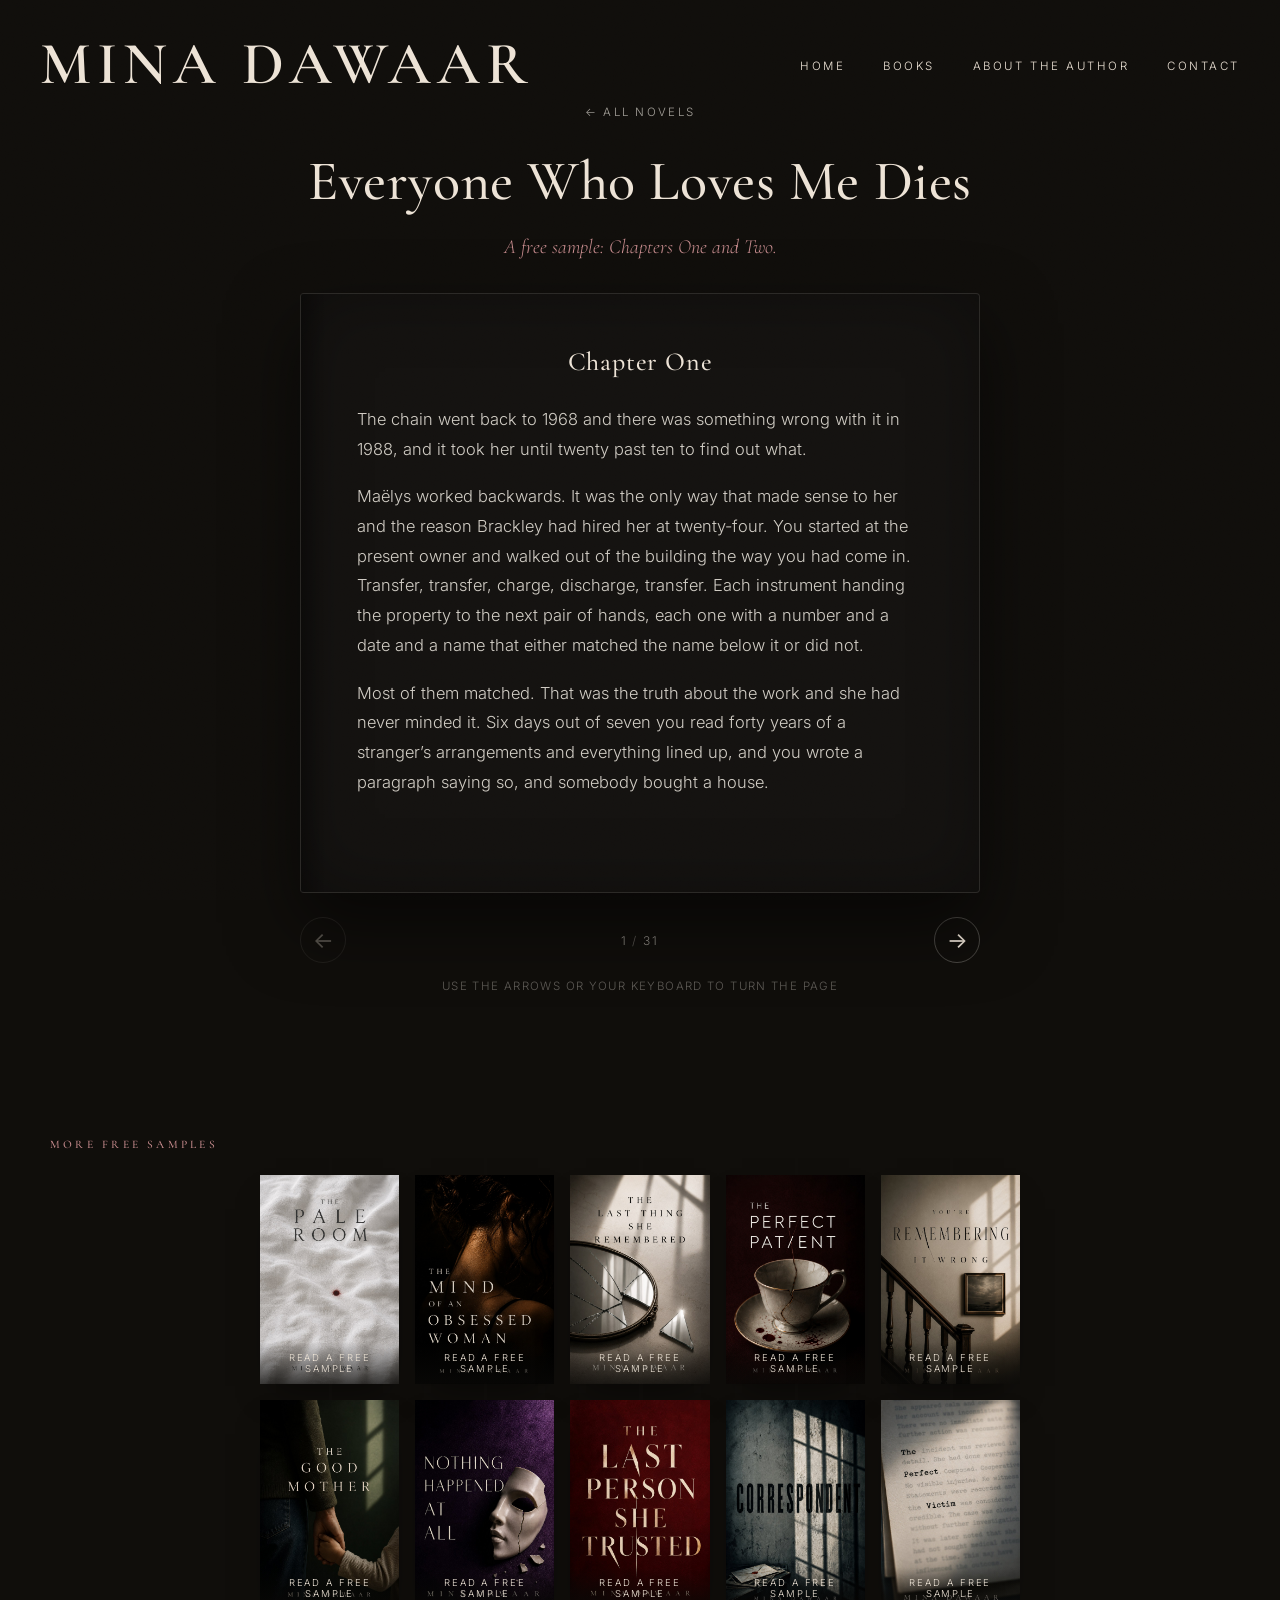
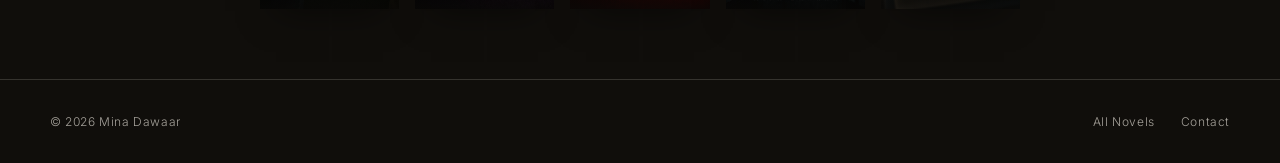
<file: sample-everyone-who-loves-me-dies.html>
<!DOCTYPE html>
<html lang="en">
<head>
<meta charset="UTF-8">
<meta name="viewport" content="width=device-width, initial-scale=1.0">
<title>Free Sample: Everyone Who Loves Me Dies | Mina Dawaar</title>
<meta name="description" content="Read the opening two chapters of Everyone Who Loves Me Dies by Mina Dawaar, free. No signup, no email.">
<meta name="robots" content="index, follow, max-snippet:-1, max-image-preview:large">
<link rel="canonical" href="https://www.minadawaar.com/sample-everyone-who-loves-me-dies.html">
<link rel="icon" type="image/png" href="favicon.png">
<meta name="geo.region" content="CA-ON">
<meta name="theme-color" content="#100E0B">

<meta property="og:type" content="article">
<meta property="og:site_name" content="Mina Dawaar">
<meta property="og:title" content="Read a Free Sample: Everyone Who Loves Me Dies">
<meta property="og:description" content="The opening two chapters of Everyone Who Loves Me Dies, free to read. No signup, no email.">
<meta property="og:url" content="https://www.minadawaar.com/sample-everyone-who-loves-me-dies.html">
<meta property="og:locale" content="en_CA">
<meta property="og:locale:alternate" content="en_US">
<meta property="og:image" content="https://www.minadawaar.com/cover-everyone-who-loves-me-dies.jpg">
<meta property="og:image:width" content="1024">
<meta property="og:image:height" content="1536">

<meta name="twitter:card" content="summary_large_image">
<meta name="twitter:title" content="Read a Free Sample: Everyone Who Loves Me Dies">
<meta name="twitter:description" content="The opening two chapters of Everyone Who Loves Me Dies, free to read. No signup, no email.">
<meta name="twitter:image" content="https://www.minadawaar.com/cover-everyone-who-loves-me-dies.jpg">

<script type="application/ld+json">
{
  "@context": "https://schema.org",
  "@type": "Book",
  "name": "Everyone Who Loves Me Dies",
  "url": "https://www.minadawaar.com/sample-everyone-who-loves-me-dies.html",
  "image": "https://www.minadawaar.com/cover-everyone-who-loves-me-dies.jpg",
  "author": {
    "@type": "Person",
    "@id": "https://www.minadawaar.com/#author",
    "name": "Mina Dawaar",
    "url": "https://www.minadawaar.com/"
  },
  "genre": "Psychological Suspense",
  "inLanguage": "en",
  "bookFormat": "https://schema.org/EBook",
  "offers": {
    "@type": "Offer",
    "url": "https://www.amazon.com/dp/B0HHMP6NRP",
    "price": "12.99",
    "priceCurrency": "USD",
    "availability": "https://schema.org/InStock",
    "eligibleRegion": [
      { "@type": "Country", "name": "US" },
      { "@type": "Country", "name": "CA" }
    ]
  },
  "workExample": {
    "@type": "Book",
    "@id": "https://www.minadawaar.com/sample-everyone-who-loves-me-dies.html",
    "name": "Everyone Who Loves Me Dies: Free Sample (Chapters One and Two)",
    "url": "https://www.minadawaar.com/sample-everyone-who-loves-me-dies.html",
    "isAccessibleForFree": true,
    "inLanguage": "en",
    "bookFormat": "https://schema.org/EBook"
  }
}
</script>

<script type="application/ld+json">
{
  "@context": "https://schema.org",
  "@type": "BreadcrumbList",
  "itemListElement": [
      {
        "@type": "ListItem",
        "position": 1,
        "name": "Books",
        "item": "https://www.minadawaar.com/"
      },
      {
        "@type": "ListItem",
        "position": 2,
        "name": "Everyone Who Loves Me Dies",
        "item": "https://www.minadawaar.com/sample-everyone-who-loves-me-dies.html"
      }
  ]
}
</script>

<link rel="stylesheet" href="style.css">
</head>
<body>
<div class="grain"></div>

<nav class="site-nav on-dark-top">
  <a href="index.html#collection" class="nav-mark nav-mark-big">MINA DAWAAR</a>
  <ul class="nav-links">
    <li><a href="index.html#collection">Home</a></li>
    <li><a href="index.html#collection">Books</a></li>
    <li><a href="index.html#about">About the Author</a></li>
    <li><a href="index.html#contact">Contact</a></li>
  </ul>
  <button class="nav-toggle" aria-label="Open menu"><span></span></button>
</nav>

<section class="reader">
  <div class="reader-head">
    <a href="index.html#collection" class="back-link">&larr; All Novels</a>
    <h1 class="book-title-visible">Everyone Who Loves Me Dies</h1>
    <p class="book-hook">A free sample: Chapters One and Two.</p>
  </div>

  <div class="book" id="reader-book">
  <div class="book-page" data-page="1">
    <h2 class="chapter-heading">Chapter One</h2>
    <p>The chain went back to 1968 and there was something wrong with it in 1988, and it took her until twenty past ten to find out what.</p>
    <p>Maëlys worked backwards. It was the only way that made sense to her and the reason Brackley had hired her at twenty-four. You started at the present owner and walked out of the building the way you had come in. Transfer, transfer, charge, discharge, transfer. Each instrument handing the property to the next pair of hands, each one with a number and a date and a name that either matched the name below it or did not.</p>
    <p>Most of them matched. That was the truth about the work and she had never minded it. Six days out of seven you read forty years of a stranger’s arrangements and everything lined up, and you wrote a paragraph saying so, and somebody bought a house.</p>
  </div>
  <div class="book-page" data-page="2">
    <p>At 1988 the names matched. That wasn’t the problem. The problem was a charge registered in September of that year, a mortgage for sixty-two thousand dollars in favor of a trust company that had been swallowed twice since, and no discharge anywhere after it. The property had sold in 1994 and again in 2007 and again in 2019 and nobody had ever gone back and lifted it off.</p>
    <p>She checked the 1994 transfer for a statement about it. Nothing. She checked whether the 2007 solicitor had registered anything to clean it up, an application to delete, a court order, a certificate. Nothing. Somebody in 1994 had either not looked or had looked and decided it was the next person’s problem, and then it had been the next person’s problem three times in a row.</p>
  </div>
  <div class="book-page" data-page="3">
    <p>She wrote it up. Instrument 344871, charge in favor of Sterling Fidelity Trust, no discharge registered. Requires discharge or title insurance treatment prior to closing.</p>
    <p>She has been asked, since, what she was doing on the tenth of March, and the answer is that she was doing this. Nine hours of it. It is the last ordinary working day in the account and nobody has ever wanted to hear about it. Somebody’s grandmother had probably paid that mortgage off in 1991 with a check and a handshake and had never once wondered whether the paperwork followed. That was almost always what it was. The debt was gone and the record of the debt was immortal.</p>
  </div>
  <div class="book-page" data-page="4">
    <p>The parcel register gave her the numbers and the dates. For the instruments themselves she had to open them, and three of the four opened fine, scans of typed pages with the registrar’s stamp bled through from the back. The fourth was a transfer from 1974 and there was no image behind it. Just the line on the register, the number, the date, the two names.</p>
    <p>“Oh, come on,” she said, to nobody.</p>
    <p>It happened. Pre-conversion instruments from the old registry books were hit and miss depending on the county and how thorough the imaging project had been in whatever year they got to Wentworth. Some of them were sitting in a box in a building. If you wanted the actual document you filled out a request and paid the fee and waited, and the wait was eight days or it was three weeks and nobody would tell you which in advance because nobody knew.</p>
  </div>
  <div class="book-page" data-page="5">
    <p>She flagged it on the file as an item to order, moved the whole thing into the pile for Wednesday, and forgot about it inside of a minute.</p>
    <p>It was ten thirty in the morning on the tenth of March. Outside the window the parking lot behind the office was gray and wet and half the spots were still walled in by the snowbank the plow had built in January. Somebody’s shopping cart had surfaced out of it in February and was still there.</p>
    <p>The condo on Bay South had a status certificate dated the eleventh of December, three weeks past the point where anyone would rely on it, and she wrote the line asking for a fresh one and knew it would cost the buyer a hundred dollars and two weeks and that somebody would be annoyed with her about it on Thursday.</p>
  </div>
  <div class="book-page" data-page="6">
    <p>The farm north of Cayuga was thirty-one hectares and the description ran on for a page and a half. Metes and bounds, the old kind, chains and links converted badly into metric in 1979 by somebody who had rounded twice. Halfway down there was a call to a creek.</p>
    <p>Creeks move. That was the entire problem with creeks. A boundary described by the center line of a watercourse in 1911 is a boundary that has been quietly relocating itself for a hundred and fifteen years, a foot here and eight feet there, and whether the boundary went with it depended on whether the movement had been gradual or sudden, and nobody had stood there in 1954 with a notebook to say which.</p>
  </div>
  <div class="book-page" data-page="7">
    <p>She flagged it for a surveyor and moved on. There was a whole afternoon in it somewhere down the line and it was not this afternoon.</p>
    <p>Nadia was on the phone at the desk behind her, being nicer to somebody than they deserved.</p>
    <p>“No, I completely understand,” Nadia said. “No. No, that’s frustrating.”</p>
    <p>Her father’s watch sat on her left wrist where it had sat for three years, a steel Bulova with a scratched crystal, running two minutes fast because he had set it that way in 1998 and she had never corrected it. She checked it against the corner of her screen out of habit and did the subtraction without noticing she was doing it.</p>
  </div>
  <div class="book-page" data-page="8">
    <p>At half past eleven Lorna sent a message.</p>
    <p>Lorna: Stager can come today instead of Thurs if that works? She’s in Ancaster this am. Say yes, she books up.</p>
    <p>Maëlys said yes, because saying no would have required a reason.</p>
    <p>At noon she drove to Dundas.</p>
    <p class="scene-break">* * *</p>
    <p>It was ten minutes up the hill and the ditches were running. That was the whole of March in the valley: the snow going off the escarpment all at once, every culvert full, the shoulder of Osler soft where the water came across. The trees were still bare and would be bare for six weeks.</p>
    <p>The agent’s name was Lorna and she was already there, standing in the driveway with her phone up, taking a photograph of the front of the house that would not be used, because the front of the house was not the selling point. The selling point was the lot. Sixty-one feet of frontage backing onto the conservation land, and if you stood in the kitchen in March you could see all the way down to the water through the bare trees, and if you stood in the kitchen in July you could see a wall of green five meters away.</p>
  </div>
  <div class="book-page" data-page="9">
    <p>The sign was up. For Sale. Lorna’s face on it at twice life size, and a rider hanging underneath that said Coming Soon even though it had been on the market for nine days.</p>
    <p>“There she is,” Lorna said. “I brought the stager.”</p>
    <p>“You said Thursday.”</p>
    <p>“She had a cancellation.” Lorna said it the way she said everything, as though a small thing had gone slightly right. “Ten minutes, that’s all. She just wants to walk it and tell you what she’s thinking.”</p>
    <p>The stager was called Priya and she was maybe thirty-five and she went through the house at a pace Maëlys respected. Front room: rug’s fine, take down the mirror, the mirror makes the wall look shorter. Dining room: this table is enormous, do you want to sell the table. Kitchen: nothing, honestly, the kitchen’s the kitchen, don’t touch it, people can see it’s from 1994 and they’ll price it.</p>
  </div>
  <div class="book-page" data-page="10">
    <p>Upstairs took six minutes for three bedrooms and the recommendation for all three was fewer things on the surfaces.</p>
    <p>The basement took longer, because Priya wanted to know what the room at the back had been.</p>
    <p>“It was an office.”</p>
    <p>“It’s got a sink in it.”</p>
    <p>“It was a darkroom in about 1996 and then it was an office.”</p>
    <p>“Can we take the sink out?”</p>
    <p>“No.”</p>
    <p>The sump was in the corner under a piece of plywood with a brick on it. Priya lifted the plywood, looked at the pit, put the plywood back and did not say anything. The pump was a Zoeller that Trevor Rowan had installed himself in 1990 and had been proud of, and the float switch hung off it on a bracket he had bent out of a piece of strapping, and it worked, and it had worked through every spring for thirty-six years including the one where the water came up over the sill on the west side.</p>
  </div>
  <div class="book-page" data-page="11">
    <p>In the garage there were fifteen flat-packed boxes leaning against the wall where Maëlys had left them in January, and Priya looked at those too, and also did not say anything. In the back bedroom Priya opened the closet, said “oh,” and shut it again, because it was full to the rail with a dead man’s shirts on wire hangers.</p>
    <p>“That’s on the list,” Maëlys said.</p>
    <p>“It’s not a problem for photos. We just shoot it closed.”</p>
    <p>“It’s on the list.”</p>
    <p>“Sure,” Priya said, and wrote nothing down, which Maëlys appreciated more than she would have appreciated tact.</p>
    <p>Then the back hall.</p>
    <p>The back hall ran from the kitchen door to the side door and it was six feet long and it had been painted a color in 1994 that could most kindly be described as almond. Priya stood in it with her hands in her jacket pockets.</p>
  </div>
  <div class="book-page" data-page="12">
    <p>“This is the first thing anyone sees if they come in the side,” she said. “Which is what people will do, because that’s where the drive goes. And it’s dark, and it’s this color, and it makes the kitchen behind it look yellow. If I do one thing in this house it’s this hall.”</p>
    <p>“So paint it.”</p>
    <p>“Beige, off-white, something with a bit of warmth. It’s two hours.”</p>
    <p>Maëlys nodded and Priya was already moving to the side door and rattling it to check whether it stuck, which it did, and saying something about a plane and a strike plate.</p>
    <p>The pencil marks were on the door frame at the kitchen end, on the strike side, running up the wood from about a foot off the floor. Five of them. Her father had done them with a carpenter’s pencil and a set square from the garage and he had written the date beside each one in his small blocky drafting hand.</p>
  </div>
  <div class="book-page" data-page="13">
    <p>M. Jun 01. M. Jul 03. M. Aug 05. M. Sep 07. M. Aug 09.</p>
    <p>Every two years, roughly, and always in the summer, and then he had stopped, because she had turned thirteen in the February of 2010 and had told him it was babyish and he had taken her at her word the way he took everybody at their word.</p>
    <p>He had done them with the door open and her back against the jamb and her heels together, and he had made her take her shoes off every time, and he had put the set square flat on her head and held it level with two hands and then said don’t move and made the mark left-handed while holding the square with his right, which was why the lines were slightly crooked, all five of them, in the same direction.</p>
  </div>
  <div class="book-page" data-page="14">
    <p>There was a sixth one that had never gone on the wood. In 2011 he had measured her in the same place, in the same way, out of habit, and she had said you’re not writing that on there and he had said no , and had gone and written it on the inside cover of a paperback in the front room instead, which she had found in 2023 and had thrown out with four hundred other books.</p>
    <p>Priya came back down the hall and stopped where Maëlys was standing and looked at the frame and then at her.</p>
    <p>“I can mask around those,” she said. “If you want to keep them.”</p>
    <p>“No.”</p>
    <p>“It’s not a problem to leave them. People like that kind of thing, actually. It reads as a family house.”</p>
  </div>
  <div class="book-page" data-page="15">
    <p>“It’s fine. Paint it.”</p>
    <p>Priya looked at the frame for another second and then wrote something on her phone and went out to the car for her tape measure, and Lorna came in from the kitchen talking about the offer date, and that was that.</p>
    <p class="scene-break">* * *</p>
    <p>Maëlys stayed after they had both gone. She stood in the hall with her keys in her hand. The furnace came on under the floor and ran for a while and stopped.</p>
    <p>There were things in the house worth doing that afternoon. There were fifteen boxes flat-packed in the garage that she had bought in January and not opened, and there was the closet in the back bedroom, and there was a filing drawer in the basement with his tax returns going back to 1987 and a folder marked Warranties that had a receipt in it for a dishwasher that had been replaced twice.</p>
  </div>
  <div class="book-page" data-page="16">
    <p>She put her thumbnail on the top mark, on the little ridge where the graphite had worn a groove into the wood, and held it there.</p>
    <p>Then she went out through the side door and pulled it hard until it caught, and drove back to Hamilton, and was at her desk by two.</p>
    <p>At four she remembered the 1974 transfer and put the request in properly, with the file number and the county and the firm’s account, and got the automatic acknowledgment, and closed the tab.</p>
    <p>She ate at the counter in her apartment at eight, standing up, and did the Kilbride opinion on her laptop because it would take twenty minutes and she was awake anyway.</p>
    <p>The apartment was on the second floor of a building on Marlatt Avenue in the north end. It was a coincidence that had stopped being funny in about the third week. Two streets with the same name in two municipalities that had been separate until 1974 and had never bothered to sort it out afterward. Her mail went to the wrong one twice a year.</p>
  </div>
  <div class="book-page" data-page="17">
    <p>She slept in the front room on the couch, which she had been doing since August, and had not examined.</p>
  </div>
  <div class="book-page" data-page="18">
    <h2 class="chapter-heading">Chapter Two</h2>
    <p>Nadia brought food on Wednesdays. It had started in November as an apology for something that had not required one and had turned into a fixture, and now there was a bag of samosas on the corner of the printer at half past nine and Nadia standing beside it distributing them onto paper towel like a woman dealing cards.</p>
    <p>“My aunt makes forty at a time,” she said. “Forty. There are three of us in the house.”</p>
    <p>“You’ve said this before.”</p>
    <p>“I’ll say it again in a month.” Nadia put two on a paper towel on Maëlys’s desk without asking whether she wanted them. “Owen’s door is shut.”</p>
    <p>“He’s on the phone.”</p>
    <p>“He’s been on the phone since I got here.”</p>
  </div>
  <div class="book-page" data-page="19">
    <p>Maëlys did not answer that. She ate one of the samosas and it was very good and she said so, and Nadia looked pleased in the whole-face way she had, which at twenty-six she had not yet learned to ration.</p>
    <p>They worked. Nadia was faster than Maëlys on anything electronic and had stopped pretending otherwise around Christmas, which Maëlys thought was the most sensible thing about her. She could pull a parcel register, a plan, three instruments and a corporate profile in the time it took Maëlys to log in and think about where to start. She said things like I’ll just grab that and then had it, and had a second monitor turned sideways, which nobody else in the office had thought of, and seven browser windows open at once, and she never lost anything.</p>
  </div>
  <div class="book-page" data-page="20">
    <p>She was also, in a way Maëlys had noticed in October and had not mentioned to anybody, the only person in the building who read the whole file. Ellen read the parts of the file that concerned Ellen. Brackley read the letter on the top. Nadia read all of it, including the correspondence, including the parts from 2019 that had nothing to do with anything, and every so often something came out of that.</p>
    <p>“The vendor’s got a different middle initial on the 2011 transfer,” she said once, in November, about a file nobody had asked her to look at. “It’s H there and it’s J everywhere else.”</p>
    <p>It had been a slip of the finger and it had taken an hour and a half to prove that, and if it had not been one it would have been the whole file.</p>
  </div>
  <div class="book-page" data-page="21">
    <p>Maëlys had been doing this for five years and had found three things in that time that mattered. Nadia had been doing it for ten months and had found one. The ratio was not in Maëlys’s favor and she had worked that out in about February and had not enjoyed working it out.</p>
    <p>At seven she came around the partition and put her elbows on the top of it.</p>
    <p>“Kilbride Street,” she said. “There’s a right of way in the description and I can’t find where it came from. It’s in the transfer, and it’s in the one before that, and it’s in the one before that, and then it just isn’t.”</p>
    <p>“How far back are you?”</p>
    <p>“1961.”</p>
    <p>“Then you’re not far enough back.”</p>
  </div>
  <div class="book-page" data-page="22">
    <p>“There’s nothing on the register before 1961.”</p>
    <p>“There’s nothing on the parcel register before 1961,” Maëlys said. “Because that’s when this property went into the abstract you’re looking at. Before that it’s in the abstract book for the township, and the township abstract books are scanned but they’re not indexed the way you’re expecting. They’re just books. Somebody wrote in them with a pen.”</p>
    <p>Nadia’s face did the thing it did.</p>
    <p>“Show me,” she said.</p>
    <p>So Maëlys showed her, and it took twenty minutes and she enjoyed all twenty. You went to the historical books. You found the right township, which for that address meant knowing that the city boundary had eaten it in 1974 and that before that it had been somewhere else with a different name. You found the concession and the lot. And then you were looking at a photograph of a page of handwriting where a man in 1907 had recorded a sale in a copperplate hand with the ink gone brown, and the entries ran down the page in a column with a rule between them, and everything was abbreviated, and the abbreviations were not consistent because they were one man’s abbreviations.</p>
  </div>
  <div class="book-page" data-page="23">
    <p>The right of way was there in 1889, granted in a deed to a man named Awrey so his neighbor could get a cart to the road.</p>
    <p>“That’s insane,” Nadia said, with reverence. “That’s a hundred and thirty-seven years ago and it’s still on my file.”</p>
    <p>“It’s still on your file because nobody ever released it and nobody ever will. The road went in a different place and everyone forgot.”</p>
    <p>“So it’s just there. Forever.”</p>
    <p>“It’s just there forever. Somebody in 2090 is going to find it and think the same thing you’re thinking.”</p>
    <p>“How do you even know where to look?”</p>
    <p>“You do it for five years and then it’s obvious.”</p>
    <p>That was not a real answer and both of them knew it, and Nadia waited, and Maëlys gave her the real one.</p>
  </div>
  <div class="book-page" data-page="24">
    <p>“You look at what changed administratively,” she said. “Boundaries, township names, when the county converted, when the plan went in. Land doesn’t move. Everything that happens to a piece of land is somebody deciding to write it down in a different place, and if you know where the writing moved to you can follow it.”</p>
    <p>Nadia wrote the lot and concession on her hand, the way she wrote everything, and went back to her desk. Forty minutes later Maëlys heard her explain the historical books to somebody on the phone with real authority, getting one detail wrong and fifteen right.</p>
    <p>“You’re welcome,” Maëlys said, to the partition.</p>
  </div>
  <div class="book-page" data-page="25">
    <p>“I said thank you.”</p>
    <p>“You said that’s insane .”</p>
    <p>“That’s thank you,” Nadia said, “in my house.”</p>
    <p class="scene-break">* * *</p>
    <p>At lunch Nadia ate at her desk and turned her chair around.</p>
    <p>“Can I ask you something.”</p>
    <p>“You can ask.”</p>
    <p>“Do you still have family in Dundas? You said you were up there Tuesday.”</p>
    <p>The kettle in the kitchenette clicked off and Maëlys got up to deal with it, which gave her three seconds.</p>
    <p>“The house has a sump pump that runs off a float switch from about 1990,” she said. “And when it rains the way it did last week it runs and runs and I have to go up and make sure it hasn’t burnt out. That’s what I was doing.”</p>
    <p>“Right,” Nadia said. “That’s a nightmare.”</p>
  </div>
  <div class="book-page" data-page="26">
    <p>“It’s on the list.”</p>
    <p>“My landlord’s got one that doesn’t work at all. He knows. He just doesn’t.” She was already turning back to her screen. “He came in December to look at it. He stood in the basement for about a minute and said he’d send somebody and then he sent me a message on the twenty-third saying he’d send somebody in the new year, and it is now March.”</p>
    <p>She said it lightly and she did it smoothly and she was three sentences past it within nine seconds, and Maëlys watched the whole recovery from the kitchenette door with a teabag in her hand.</p>
    <p>She could have said it. Yes, my father’s house, I’m selling it, it closes in October. Nine words and then whatever came after, which would be the part with the dates in it.</p>
  </div>
  <div class="book-page" data-page="27">
    <p>She took her tea back to her desk and started the Kilbride title opinion instead.</p>
    <p class="scene-break">* * *</p>
    <p>Four desks in the searchers’ room. Three of them had people at them. The fourth had a monitor and a chair and a keyboard with a rubber band around it, and had been like that since Deepa left in September and had not been replaced, and every so often Nadia put her coat on it.</p>
    <p>The third desk was Ellen’s, who was sixty-one and had been at the firm since 2004 and did residential closings and nothing else and left at four thirty every day of her life.</p>
    <p>Brackley’s door was shut at noon, and it was shut at one, and at half past two it opened and he came out with his glasses pushed up into his hair, looking for a file that Nadia found for him in nine seconds on the shared drive, and he thanked her twice.</p>
  </div>
  <div class="book-page" data-page="28">
    <p>“You’re a marvel,” he said. “You’re an absolute marvel.”</p>
    <p>“It’s under the client name, Owen. It’s always under the client name.”</p>
    <p>“Under the client name,” he said, and wrote it on a post-it, and took the post-it into his office and shut the door.</p>
    <p>Nadia looked over the partition at Maëlys with her eyebrows up and Maëlys shook her head very slightly and Nadia let it go. It was the whole conversation and it was the second one that month.</p>
    <p class="scene-break">* * *</p>
    <p>At three she came back from the printer and Nadia had a photograph up on the sideways monitor, an aerial, and was frowning at it.</p>
    <p>“The Kilbride right of way,” she said. “You can see it. Look. That’s the cart track.”</p>
  </div>
  <div class="book-page" data-page="29">
    <p>It was there in the field pattern, a paler line running diagonally across two properties toward a road that had been a road in 1889 and was now the back of a subdivision. A hundred and thirty-seven years of plowing and it was still legible from four hundred meters up.</p>
    <p>“Nobody’s used that since the war,” Maëlys said.</p>
    <p>“But it’s there .”</p>
    <p>“It’s there.”</p>
    <p>Nadia sat back in her chair with the whole-face thing again, and Maëlys went back to her own desk and did ten more files, and thought about the aerial twice more that afternoon and did not say so.</p>
    <p class="scene-break">* * *</p>
    <p>Ellen went at four thirty. She said “night, girls” to the room the way she had said it since 2004, and put her coat on at her desk rather than in the hall, and was gone.</p>
  </div>
  <div class="book-page" data-page="30">
    <p>At ten past five Brackley came out again. He stood in the doorway of the searchers’ room with a file open on his forearm and looked at the page for a while.</p>
    <p>“Maëlys. The Hillier file. Did we get the sub-search back?”</p>
    <p>“It came Tuesday. It’s on the drive under Hillier.”</p>
    <p>“Under Hillier,” he said.</p>
    <p>“Under the client name, Owen.”</p>
    <p>“Under the client name.” He looked at the page a moment longer. “Yes. Of course it is.”</p>
    <p>He went back in and shut the door, and the light stayed on behind the glass until after six, and Maëlys left at twenty to and did not knock.</p>
  </div>
  <div class="book-page end-page" data-page="31">
    <p>The sample ends here. The full novel is available now.</p>
    <div class="book-actions">
      <a href="https://www.amazon.com/dp/B0HHMP6NRP" class="btn solid" target="_blank" rel="noopener">Continue on Kindle</a>
      <a href="index.html#collection" class="btn">All Novels</a>
    </div>
  </div>
  </div>

  <div class="reader-controls">
    <button class="pager" id="prev-page" aria-label="Previous page" disabled>&larr;</button>
    <span class="reader-progress"><span id="page-now">1</span><span class="sep">/</span><span id="page-total">31</span></span>
    <button class="pager" id="next-page" aria-label="Next page">&rarr;</button>
  </div>
  <p class="reader-hint">Use the arrows or your keyboard to turn the page</p>
</section>

<!-- ================= MORE SAMPLES ================= -->
<section class="book-section reveal">
  <h3>More Free Samples</h3>
  <div class="related-grid related-grid-wide">
    <a href="sample-pale-room.html" class="related-card">
      <img loading="lazy" src="cover-pale-room.jpg" alt="The Pale Room by Mina Dawaar" width="1023" height="1537">
      <span class="related-tag">Read a Free Sample</span>
    </a>
    <a href="sample-mind-of-an-obsessed-woman.html" class="related-card">
      <img loading="lazy" src="cover-mind-of-an-obsessed-woman.jpg" alt="The Mind of an Obsessed Woman by Mina Dawaar" width="1023" height="1537">
      <span class="related-tag">Read a Free Sample</span>
    </a>
    <a href="sample-last-thing-she-remembered.html" class="related-card">
      <img loading="lazy" src="cover-last-thing-she-remembered.jpg" alt="The Last Thing She Remembered by Mina Dawaar" width="1024" height="1536">
      <span class="related-tag">Read a Free Sample</span>
    </a>
    <a href="sample-perfect-patient.html" class="related-card">
      <img loading="lazy" src="cover-perfect-patient.jpg" alt="The Perfect Patient by Mina Dawaar" width="1023" height="1537">
      <span class="related-tag">Read a Free Sample</span>
    </a>
    <a href="sample-remembering-it-wrong.html" class="related-card">
      <img loading="lazy" src="cover-remembering-it-wrong.jpg" alt="You&rsquo;re Remembering It Wrong by Mina Dawaar" width="1023" height="1537">
      <span class="related-tag">Read a Free Sample</span>
    </a>
    <a href="sample-good-mother.html" class="related-card">
      <img loading="lazy" src="cover-good-mother.jpg" alt="The Good Mother by Mina Dawaar" width="1023" height="1537">
      <span class="related-tag">Read a Free Sample</span>
    </a>
    <a href="sample-nothing-happened-at-all.html" class="related-card">
      <img loading="lazy" src="cover-nothing-happened-at-all.jpg" alt="Nothing Happened at All by Mina Dawaar" width="1023" height="1537">
      <span class="related-tag">Read a Free Sample</span>
    </a>
    <a href="sample-last-person-she-trusted.html" class="related-card">
      <img loading="lazy" src="cover-last-person-she-trusted.jpg" alt="The Last Person She Trusted by Mina Dawaar" width="1024" height="1536">
      <span class="related-tag">Read a Free Sample</span>
    </a>
    <a href="sample-correspondent.html" class="related-card">
      <img loading="lazy" src="cover-correspondent.jpg" alt="Correspondent by Mina Dawaar" width="1023" height="1537">
      <span class="related-tag">Read a Free Sample</span>
    </a>
    <a href="sample-perfect-victim.html" class="related-card">
      <img loading="lazy" src="cover-perfect-victim.jpg" alt="The Perfect Victim by Mina Dawaar" width="1024" height="1536">
      <span class="related-tag">Read a Free Sample</span>
    </a>
  </div>
</section>

<footer class="site-footer">
  <div class="footer-inner">
    <span>&copy; 2026 Mina Dawaar</span>
    <div class="footer-links">
      <a href="index.html#collection">All Novels</a>
      <a href="index.html#contact">Contact</a>
    </div>
  </div>
</footer>

<script src="script.js"></script>
</body>
</html>
</file>
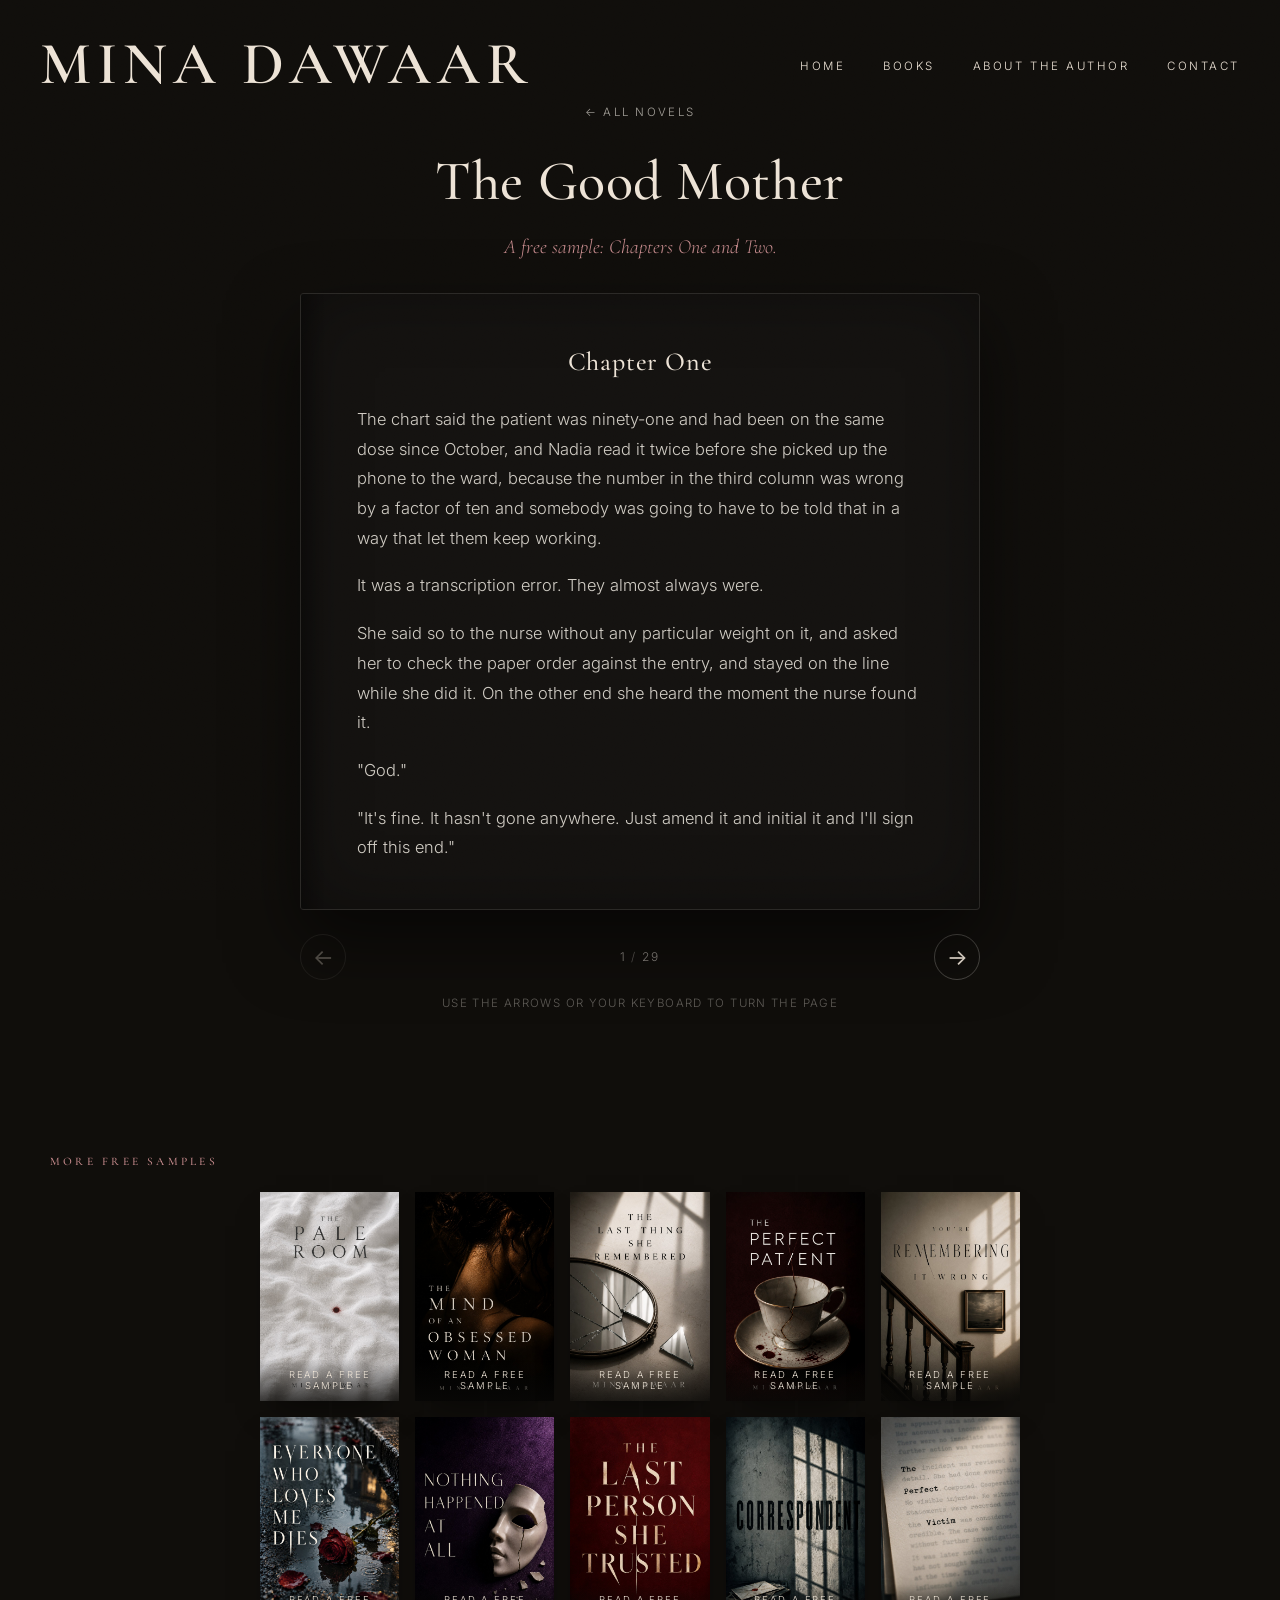
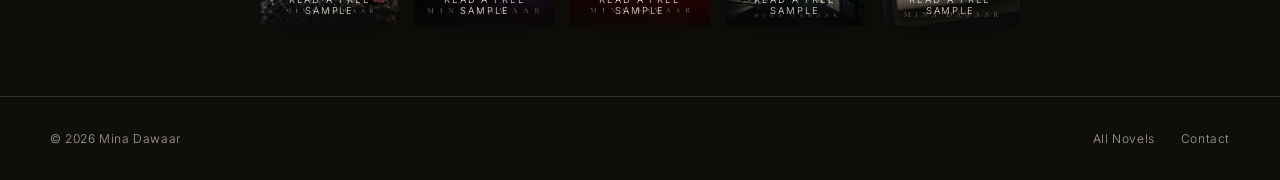
<file: sample-good-mother.html>
<!DOCTYPE html>
<html lang="en">
<head>
<meta charset="UTF-8">
<meta name="viewport" content="width=device-width, initial-scale=1.0">
<title>Free Sample: The Good Mother | Mina Dawaar</title>
<meta name="description" content="Read the opening two chapters of The Good Mother by Mina Dawaar, free. No signup, no email.">
<meta name="robots" content="index, follow, max-snippet:-1, max-image-preview:large">
<link rel="canonical" href="https://www.minadawaar.com/sample-good-mother.html">
<link rel="icon" type="image/png" href="favicon.png">
<meta name="geo.region" content="CA-ON">
<meta name="theme-color" content="#100E0B">

<meta property="og:type" content="article">
<meta property="og:site_name" content="Mina Dawaar">
<meta property="og:title" content="Read a Free Sample: The Good Mother">
<meta property="og:description" content="The opening two chapters of The Good Mother, free to read. No signup, no email.">
<meta property="og:url" content="https://www.minadawaar.com/sample-good-mother.html">
<meta property="og:locale" content="en_CA">
<meta property="og:locale:alternate" content="en_US">
<meta property="og:image" content="https://www.minadawaar.com/cover-good-mother.jpg">
<meta property="og:image:width" content="1023">
<meta property="og:image:height" content="1537">

<meta name="twitter:card" content="summary_large_image">
<meta name="twitter:title" content="Read a Free Sample: The Good Mother">
<meta name="twitter:description" content="The opening two chapters of The Good Mother, free to read. No signup, no email.">
<meta name="twitter:image" content="https://www.minadawaar.com/cover-good-mother.jpg">

<script type="application/ld+json">
{
  "@context": "https://schema.org",
  "@type": "Book",
  "name": "The Good Mother",
  "url": "https://www.minadawaar.com/sample-good-mother.html",
  "image": "https://www.minadawaar.com/cover-good-mother.jpg",
  "author": {
    "@type": "Person",
    "@id": "https://www.minadawaar.com/#author",
    "name": "Mina Dawaar",
    "url": "https://www.minadawaar.com/",
    "nationality": "Canadian",
    "address": {
      "@type": "PostalAddress",
      "addressRegion": "Ontario",
      "addressCountry": "CA"
    }
  },
  "genre": ["Psychological Thriller", "Suspense"],
  "inLanguage": "en",
  "bookFormat": "https://schema.org/EBook",
  "offers": {
    "@type": "Offer",
    "url": "https://www.amazon.com/dp/B0H7P4XV6W",
    "price": "12.99",
    "priceCurrency": "USD",
    "availability": "https://schema.org/InStock",
    "eligibleRegion": [
      { "@type": "Country", "name": "US" },
      { "@type": "Country", "name": "CA" }
    ]
  },
  "workExample": {
    "@type": "Book",
    "@id": "https://www.minadawaar.com/sample-good-mother.html",
    "name": "The Good Mother: Free Sample (Chapters One and Two)",
    "url": "https://www.minadawaar.com/sample-good-mother.html",
    "isAccessibleForFree": true,
    "inLanguage": "en",
    "bookFormat": "https://schema.org/EBook"
  }
}
</script>

<script type="application/ld+json">
{
  "@context": "https://schema.org",
  "@type": "BreadcrumbList",
  "itemListElement": [
      {
        "@type": "ListItem",
        "position": 1,
        "name": "Books",
        "item": "https://www.minadawaar.com/"
      },
      {
        "@type": "ListItem",
        "position": 2,
        "name": "The Good Mother",
        "item": "https://www.minadawaar.com/sample-good-mother.html"
      }
  ]
}
</script>

<link rel="stylesheet" href="style.css">
</head>
<body>
<div class="grain"></div>

<nav class="site-nav on-dark-top">
  <a href="index.html#collection" class="nav-mark nav-mark-big">MINA DAWAAR</a>
  <ul class="nav-links">
    <li><a href="index.html#collection">Home</a></li>
    <li><a href="index.html#collection">Books</a></li>
    <li><a href="index.html#about">About the Author</a></li>
    <li><a href="index.html#contact">Contact</a></li>
  </ul>
  <button class="nav-toggle" aria-label="Open menu"><span></span></button>
</nav>

<section class="reader">
  <div class="reader-head">
    <a href="index.html#collection" class="back-link">&larr; All Novels</a>
    <h1 class="book-title-visible">The Good Mother</h1>
    <p class="book-hook">A free sample: Chapters One and Two.</p>
  </div>

  <div class="book" id="reader-book">
  <div class="book-page" data-page="1">
    <h2 class="chapter-heading">Chapter One</h2>
    <p>The chart said the patient was ninety-one and had been on the same dose since October, and Nadia read it twice before she picked up the phone to the ward, because the number in the third column was wrong by a factor of ten and somebody was going to have to be told that in a way that let them keep working.</p>
    <p>It was a transcription error. They almost always were.</p>
    <p>She said so to the nurse without any particular weight on it, and asked her to check the paper order against the entry, and stayed on the line while she did it. On the other end she heard the moment the nurse found it.</p>
    <p>"God."</p>
    <p>"It's fine. It hasn't gone anywhere. Just amend it and initial it and I'll sign off this end."</p>
  </div>
  <div class="book-page" data-page="2">
    <p>"How did you even see that."</p>
    <p>"I read the column," Nadia said. "That's the whole job."</p>
    <p>She hung up and wrote the amendment in the log and put the time next to it, 10:52, because you put the time next to it. Then she went back to the fourth-floor order, which was hydromorphone and needed a witness for the count, and Yolanda came over and they did it together the way they'd done it four hundred times.</p>
    <p>"You've done that count face three times."</p>
    <p>"Have I."</p>
    <p>"You do it when your head's somewhere else. I've watched you do it for years." Yolanda didn't look up from her own tray. "Everything all right at home?"</p>
    <p>"June's not sleeping great."</p>
  </div>
  <div class="book-page" data-page="3">
    <p>"They go through phases." Yolanda counted the last of hers and squared the tray. "Ours went through eight months of it at that age. Ended as suddenly as it started. You stop noticing it's stopped for about a week before you realize."</p>
    <p>"That's reassuring."</p>
    <p>"It's meant to be."</p>
    <p>The dispensary phone rang at twenty past eleven, and Yolanda answered it and then held it against her collarbone and said it was the school.</p>
    <p>Nadia finished the count before she took the receiver, because you finish the count. The woman on the other end introduced herself as Corinne Deller and then apologized for interrupting her at work, which meant she had been told where Nadia worked and had thought about whether to call there.</p>
  </div>
  <div class="book-page" data-page="4">
    <p>"June's had a difficult morning," Deller said. "She's all right. I want to say that first. She's had a difficult morning and I wondered whether you could come in."</p>
    <p>"Difficult how."</p>
    <p>"She was distressed when she arrived. She's settled now. I'd rather do this in person if that's all right."</p>
    <p>Nadia looked at the clock above the door. Two discharges, which could go to Yolanda, and the family meeting at two, which could not, because the family in question had four adult children and three of them had flown in and one of them was a lawyer.</p>
    <p>"I can be there in twenty minutes."</p>
    <p>The drive took eleven. Salt had dried white across the windscreen and the wipers only smeared it, and at the lights on Ainslie she sat behind a bus and watched a woman in a parka cross with two children who were arguing about something.</p>
  </div>
  <div class="book-page" data-page="5">
    <p>The school smelled the way schools smell in January, wet wool and floor cleaner and the ghost of somebody's lunch. Deller met her at the office and took her down the corridor past the kindergarten cubbies with their laminated name cards, and June's was third from the end, and her boots were in it with the snow melted off them into a little gray pool.</p>
    <p>"She's in the reading corner," Deller said. "I'll get her in a minute. Can we sit."</p>
    <p>The chairs were the small ones. Nadia sat on one and her knees came up and she didn't care.</p>
    <p>"She came in this morning holding onto her father's coat," Deller said. "She wouldn't let go of it. That's not unusual on its own, they do that, but she was shaking. Not cold shaking. And when he left she went under the table by the window and stayed there for about forty minutes."</p>
  </div>
  <div class="book-page" data-page="6">
    <p>"Did she say anything."</p>
    <p>"She said she was tired." Deller had a folder in front of her and she hadn't opened it. "Mrs Whitlock. This is the third time in three weeks."</p>
    <p>Nadia heard it and it went in cleanly, the way a number goes in, and she sat with it before she trusted her voice.</p>
    <p>"Nobody told me about the first two."</p>
    <p>"You were told." Deller's face changed slightly. "I mean, we mentioned it. Your husband picks up on Wednesdays and Fridays and I spoke to him both times, at the door, the way you do. I understood he'd pass it on. I'm not saying he didn't. Things get lost."</p>
    <p>"What did you tell him."</p>
    <p>"That she'd come in upset. The first time it was the eighth of January and she cried for about ten minutes and then she was fine. The second time was the fifteenth and she was quieter, she wouldn't do the calendar with us, she does the calendar every morning, she likes it." Deller turned her hands over. "I've got twenty-three of them and I know when one of them stops doing the thing they like."</p>
  </div>
  <div class="book-page" data-page="7">
    <p>Outside the window a boy in a hi-vis vest was walking the perimeter of the yard with a bucket of salt, throwing it in flat arcs.</p>
    <p>"I ask everyone this," Deller said. "Is there anything going on at home. Anything at all, a move, an illness, somebody staying with you. It's usually something like that."</p>
    <p>"We're doing a home study," Nadia said. "For an adoption. There's been people in the house asking questions since October."</p>
    <p>"There you are, then. That'd do it." Deller wrote something down, and it was one word, and Nadia watched her write it. "Children pick up on process. They can't tell the difference between a social worker who's there because everything's fine and one who isn't."</p>
  </div>
  <div class="book-page" data-page="8">
    <p>"Is that what you think it is."</p>
    <p>Deller took a moment.</p>
    <p>"I think a five-year-old came in shaking three times in three weeks," she said. "I think I'd be doing my job badly if I only wrote down the times I thought it was nothing."</p>
    <p>There was an incident. It wasn't at night. It was in a shop, and it was me. It was one time. Four sentences, and a mark that lasted four days, and a nurse who had glanced at it and written a line and moved on. Nadia sat with the shape of it in her chest, in the same place it had been sitting since the fourteenth of November.</p>
    <p>"Can I see her," she said.</p>
    <p>June came out of the reading corner with a book against her chest and stopped a meter away and looked at her mother like a person checking the weather before deciding on a coat. Then she came the rest of the way and put her forehead against Nadia's shoulder and stood there.</p>
  </div>
  <div class="book-page" data-page="9">
    <p>Her hair smelled of the school. Nadia held the back of her head and felt the small hard curve of her skull under her hand and counted four breaths before her daughter's shoulders came down.</p>
    <p>"Bad morning," Nadia said.</p>
    <p>"I'm tired," June said, into her sleeve.</p>
    <p>"I know. Are you tired now or were you tired this morning."</p>
    <p>June thought about it, which she did with her mouth slightly open, and said, "Both," and then wriggled to be let go, and went to get her boots.</p>
    <p>In the car she was already better. She wanted to know whether they were going home or to the hospital, and when Nadia said home she wanted to know if that meant she'd missed gym, and it did, and she was pleased about it and said so at length. The heater took until Coronation to make any difference.</p>
  </div>
  <div class="book-page" data-page="10">
    <p>"Can we get chips."</p>
    <p>"Not today, love."</p>
    <p>"Why not."</p>
    <p>"Because we're going straight home."</p>
    <p>June accepted this with the particular grave disappointment of a five-year-old denied chips, and stared out the window in silence for almost a full minute, which for June counted as a genuine sulk, before something else caught her attention and the whole subject was abandoned as suddenly as it had arrived.</p>
    <p>"Junie. This morning. Do you remember what made you sad."</p>
    <p>"I wasn't sad." She was looking out the window at the salt trucks. "I was tired."</p>
    <p>"You can be both."</p>
    <p>"I was tired," June said again, in the voice she used when she had finished with a subject, and then she said something about a girl called Aviva who had brought in a snail, and that was the end of it.</p>
  </div>
  <div class="book-page" data-page="11">
    <p>Elliot came home at six twenty with milk and a bag of the pears June liked, and Nadia told him about the phone call while he was still in his coat. He listened without putting anything down.</p>
    <p>"Third time," he said.</p>
    <p>"That's what she said. She told you the first two."</p>
    <p>"She mentioned it." He set the milk on the counter and looked at it. "The eighth, was it. Yes. I remember she said something at the door, and I was going to tell you and then it was that week, you had the thing with your mother's fall, and I thought, this is not what she needs on Wednesday. And then it went out of my head. That's not an excuse, that's just what happened."</p>
  </div>
  <div class="book-page" data-page="12">
    <p>"And the fifteenth."</p>
    <p>"The fifteenth I honestly thought I had told you." He rubbed his eye with the back of his wrist. "I'm sorry. That's a bad one. That's a genuinely bad one and I'm not going to talk my way round it."</p>
    <p>There was nothing in it she could argue with, and she found she didn't want to. He was standing in the kitchen in his coat looking as tired as she felt, and the milk was going to warm up if one of them didn't move it, and she moved it.</p>
    <p>"Should we be worried," she said.</p>
    <p>"I think we should be paying attention." He took the coat off finally and hung it on the newel post, which she had asked him not to do for seven years. "She's five. There's a woman coming to the house every three weeks asking her what she'd think about a brother. Kids fall apart about less."</p>
  </div>
  <div class="book-page" data-page="13">
    <p>"Deller said the same thing."</p>
    <p>"Well, then." He put his hand flat on her back between the shoulder blades and left it there, warm through her shirt, and she leaned into it before she'd decided to. "Two people who spend all day with children think it's the adoption. I'd take that."</p>
    <p>Later, after June was down, Nadia stood at the sink and ran the water hot and did the pans, and out the kitchen window she could see the Prewitts' upstairs light on and the shape of somebody moving behind the blind. Her hands ached in the heat. There was a jar of paracetamol and a jar of ibuprofen on the sill above the tap and she took two of the ibuprofen for her shoulder, which had been bad since December, and drank the water straight from the tap, which she had been told not to do since she was six.</p>
  </div>
  <div class="book-page" data-page="14">
    <p>Elliot was on the sofa with his laptop and the house was quiet.</p>
    <p>She dried her hands and went up.</p>
  </div>
  <div class="book-page" data-page="15">
    <h2 class="chapter-heading">Chapter Two</h2>
    <p>She came to standing on the stairs.</p>
    <p>The hall light was on below her and the cold was on the backs of her legs, and her hand was on the rail, and she was three steps from the bottom facing down. The house had that ringing quality it gets at the wrong hour, the fridge cycling, the radiator ticking somewhere behind the wall.</p>
    <p>The clock on the microwave said 3:40.</p>
    <p>She didn't move.</p>
    <p>Her feet were bare on the runner and the runner was cold, which meant she had been standing there long enough for the wool to give up her heat. Her right hand was closed on the rail. When she opened it the ridges stayed printed white across her palm.</p>
  </div>
  <div class="book-page" data-page="16">
    <p>The side door was four steps from the bottom of the stairs, off the kitchen. She went to it because it was the nearest thing to look at. The deadbolt was thrown. The chain was hanging straight down against the frame.</p>
    <p>She hooked it back into the runner. It took two tries because the plate had been painted over years ago and the chain caught on the lip.</p>
    <p>"You're all right."</p>
    <p>Elliot was in the kitchen doorway in a T-shirt and the shorts he slept in, not startled, one hand on the frame.</p>
    <p>"How long have I been down here."</p>
    <p>"Not long. Ten minutes maybe." He came in and filled a glass at the tap and gave it to her, and she drank it because he'd given it to her. "You were talking. Not to me, you were sort of doing your list, the one you do. Bicarb and something. I didn't want to grab you, they say not to, I looked it up ages ago. So I put the light on and waited."</p>
  </div>
  <div class="book-page" data-page="17">
    <p>"Was I on the stairs the whole time."</p>
    <p>"You were in the hall and then you went up two and stopped." He shrugged with one shoulder. "I've seen you do it before, love. Not for a while. It's not a thing."</p>
    <p>"The chain was off."</p>
    <p>He looked at the door and then back at her, and there was a half second in it.</p>
    <p>"Was it. I might have done that." He said it easily. "I came down for water about one and I stood outside for a minute, I do that, I don't know why. It's a habit. I probably didn't put it back."</p>
    <p>"You went outside at one in the morning."</p>
    <p>"Two minutes. It's the only time it's quiet." He put the glass in the sink. "I'll stop doing it if it bothers you."</p>
  </div>
  <div class="book-page" data-page="18">
    <p>"It doesn't bother me." It did bother her, faintly, the way a picture hung slightly wrong bothers you, and she couldn't have said which part. "I just want to know which things are mine."</p>
    <p>"That one's mine." He said it kindly. "Come up."</p>
    <p>She went to June's room first. The door was open the width of a hand, and the nightlight was doing its slow rotation across the ceiling, fish, fish, whale, fish. June was on her front with one arm off the edge of the bed and her hair stuck to her cheek. Nadia stood in the doorway and did not go in, because going in wakes them, and she watched her daughter's back rise and fall eight times before she stepped away.</p>
  </div>
  <div class="book-page" data-page="19">
    <p>In the bedroom Elliot got in and turned toward the wall and was asleep in about ninety seconds, which he had always been able to do and which she had never once resented until that year. She had told him early on that it seemed like evidence of a clear conscience, and he'd laughed and said it wasn't virtue, it was genetics, his father had been the same, could sleep through anything including, once, a small kitchen fire two rooms away.</p>
    <p>She lay on her back.</p>
    <p>The furnace came on and ran and stopped. A car went along the top of the street and its lights came round the ceiling and left. She thought about the runner, and how long wool takes to lose the warmth of two feet, and she could not make it come out at ten minutes.</p>
  </div>
  <div class="book-page" data-page="20">
    <p>At half four she gave up and went down and did something she was not going to tell anyone about, which was that she walked the ground floor. Kitchen, front room, the little room with the boxes.</p>
    <p>The back door was bolted. The front door was deadlocked and had the mail cage on it that June had once got a finger stuck in. She stood in the front room in the dark and looked out at the drive and the street and the Prewitts' hedge, and there was nothing out there but the streetlight and a wheelie bin somebody had left out from last week.</p>
    <p>Then she felt ridiculous and went and put the kettle on.</p>
    <p>It had happened before. Not often, and not for a long time, and Helen had said years ago that it was a thing bodies did, and that people who slept badly did it more. She was sleeping badly. Her shoulder woke her most nights and she'd take something at two and drift, and the drifting was where it lived.</p>
  </div>
  <div class="book-page" data-page="21">
    <p>She wrote it down anyway, in the back of the pad she kept beside the kettle for shopping. <em>Tues 21st, up at 3:40 approx. Hall. E says talking.</em></p>
    <p>Then she looked at it for a while. She scratched through it hard enough to go into the page below and wrote the shopping over the top of it. Milk, coffee, the yoghurt June would eat, cat food for Wardeh's.</p>
    <p>June came down at ten to seven, early for her, dragging the fleece blanket.</p>
    <p>"You're up before the birds," Nadia said.</p>
    <p>"There's no birds. It's winter." She got onto the chair by pulling herself up on the table, which she had been told about. "Why is the light on in the hall?"</p>
    <p>Nadia looked down the hall. It was still burning, yellow and pointless in the gray coming through the door glass.</p>
  </div>
  <div class="book-page" data-page="22">
    <p>"Because I put it on in the night."</p>
    <p>"How come."</p>
    <p>"I came down for a drink."</p>
    <p>June considered this and accepted it and asked for the yoghurt, and ate it very slowly, and told a long story about Aviva's snail which had either escaped or been released depending on whose account you took. Her hair was flat on one side. She looked, in the good light, entirely fine.</p>
    <p>"Plaits or bunches?"</p>
    <p>"Plaits. One plait." June turned around on the chair and presented the back of her head, and Nadia worked the brush through from the ends up, holding the hair above each stroke so nothing pulled.</p>
    <p>It was the one job June would not let her father do. He'd tried, across two mornings in the autumn, and produced something June had worn as far as the door and no further, and it had been agreed by everyone, formally, at the level of household law, that hair was Mommy's.</p>
  </div>
  <div class="book-page" data-page="23">
    <p>"Aviva has clips with strawberries on."</p>
    <p>"Does she."</p>
    <p>"You can see them from across the whole carpet." June sat through the parting with her chin lifted, a professional being attended to. "I don't want strawberry ones."</p>
    <p>"What would you want, then?"</p>
    <p>"Cherries," June said, as though it were obvious, and Nadia divided the hair into three and worked down it, over, over, over, and June's head moved with each crossing, loose and trusting, the whole warm weight of it rocking under her hands, and for four minutes the kitchen held nothing else.</p>
    <p>She tied it off with the red elastic from the drawer. June reached back, checked the work with two fingers, and delivered her verdict, which was nothing, which was approval.</p>
  </div>
  <div class="book-page" data-page="24">
    <p>Wardeh rang at half seven for the third time that week.</p>
    <p class="msg">Wardeh: are you eating</p>
    <p class="msg">Wardeh: dont answer that. is she better</p>
    <p>Nadia called her instead, because texting with Wardeh took an hour and a phone call took four minutes.</p>
    <p>"She's fine. She's eating a yoghurt."</p>
    <p>"Good. And you."</p>
    <p>"Tired."</p>
    <p>"Mm." Down the line Nadia could hear the radio and the tap running, her aunt doing three things. "Your mother was tired that whole winter and none of us said one word about it."</p>
    <p>"Wardeh."</p>
    <p>"I'm only saying. There's tired and there's tired. Are you taking everything."</p>
    <p>"Every day. I've got bloods in March."</p>
    <p>"Good girl." A pause, and the tap went off. "That woman coming again this week? The adoption one?"</p>
  </div>
  <div class="book-page" data-page="25">
    <p>"Not till the fourth."</p>
    <p>"You know what I think."</p>
    <p>"I know what you think."</p>
    <p>"I think you have a beautiful girl and a good husband and you're nearly thirty-eight, and there's a reason God stops at some point," Wardeh said comfortably, "but nobody has ever listened to me, so."</p>
    <p>After she hung up, Nadia stood with the phone in her hand and looked at the hall. From where she stood she could see the side door and the chain hanging in its runner where she'd put it back, and the light coming gray through the glass, and June's boots by the mat with the salt drying on them in a tideline.</p>
    <p>She reached over and turned the hall light off.</p>
  </div>
  <div class="book-page" data-page="26">
    <p>At work there was a message waiting from Basia Kowalczyk, whose father Henryk was on the palliative list on the fourth floor, asking, again, whether his dose had changed. It hadn't, Nadia told her, reading it off the chart. He'd been on the same dose since March.</p>
    <p>"He's not right," Basia said. "He wasn't right yesterday either. He didn't know me for a minute, and my dad's never not known me."</p>
    <p>"I'll flag it for the doctor to look at when they round."</p>
    <p>"You said that on Tuesday."</p>
    <p>She had said that on Tuesday, and made a note of it, and the note sat in a system that nobody but her appeared to have read since.</p>
    <p>She had a discharge to check as well, a woman of fifty-one going home with nine medications and a husband who had written all nine on a piece of paper in the wrong order. Nadia sat with him in the little room off the ward and rebuilt the list. Morning ones down one side. Night ones down the other. The one that had to be four hours clear of the calcium got a box around it and a line to the margin, and she made him read the whole thing back to her.</p>
  </div>
  <div class="book-page" data-page="27">
    <p>"You're the first person who's written it down like a timetable," he said.</p>
    <p>"That's because it is one."</p>
    <p>He folded it into his inside pocket instead of the fridge, which everybody did, and she let him.</p>
    <p>At four she made an error.</p>
    <p>It was not a dispensing error. She had gone into the wrong patient's record to check an allergy, seen the name at the top, come out, and gone into the right one, and the whole thing had taken about nine seconds and touched nothing. But there was a log, and the log had her code on it, and there was a form for that.</p>
    <p>She filled it in herself before anybody asked her to. <em>Wrong record opened in error, no data amended, no intervention arising.</em> Time. Signature.</p>
  </div>
  <div class="book-page" data-page="28">
    <p>Yolanda watched her do it over the top of a screen.</p>
    <p>"You know they only look at those if something happened."</p>
    <p>"Something happened. I opened it."</p>
    <p>"Nothing happened."</p>
    <p>"Then it'll take them nine seconds to read." Nadia put it in the tray for the clinical governance folder. "It's better it's written down by me than found by somebody else."</p>
  </div>
  <div class="book-page end-page" data-page="29">
    <p>The sample ends here. The full novel is available now.</p>
    <div class="book-actions">
      <a href="https://www.amazon.com/dp/B0H7P4XV6W" class="btn solid" target="_blank" rel="noopener">Continue on Kindle</a>
      <a href="index.html#collection" class="btn">All Novels</a>
    </div>
  </div>
  </div>

  <div class="reader-controls">
    <button class="pager" id="prev-page" aria-label="Previous page" disabled>&larr;</button>
    <span class="reader-progress"><span id="page-now">1</span><span class="sep">/</span><span id="page-total">29</span></span>
    <button class="pager" id="next-page" aria-label="Next page">&rarr;</button>
  </div>
  <p class="reader-hint">Use the arrows or your keyboard to turn the page</p>
</section>

<!-- ================= MORE SAMPLES ================= -->
<section class="book-section reveal">
  <h3>More Free Samples</h3>
  <div class="related-grid related-grid-wide">
    <a href="sample-pale-room.html" class="related-card">
      <img loading="lazy" src="cover-pale-room.jpg" alt="The Pale Room by Mina Dawaar" width="1023" height="1537">
      <span class="related-tag">Read a Free Sample</span>
    </a>
    <a href="sample-mind-of-an-obsessed-woman.html" class="related-card">
      <img loading="lazy" src="cover-mind-of-an-obsessed-woman.jpg" alt="The Mind of an Obsessed Woman by Mina Dawaar" width="1023" height="1537">
      <span class="related-tag">Read a Free Sample</span>
    </a>
    <a href="sample-last-thing-she-remembered.html" class="related-card">
      <img loading="lazy" src="cover-last-thing-she-remembered.jpg" alt="The Last Thing She Remembered by Mina Dawaar" width="1024" height="1536">
      <span class="related-tag">Read a Free Sample</span>
    </a>
    <a href="sample-perfect-patient.html" class="related-card">
      <img loading="lazy" src="cover-perfect-patient.jpg" alt="The Perfect Patient by Mina Dawaar" width="1023" height="1537">
      <span class="related-tag">Read a Free Sample</span>
    </a>
    <a href="sample-remembering-it-wrong.html" class="related-card">
      <img loading="lazy" src="cover-remembering-it-wrong.jpg" alt="You&rsquo;re Remembering It Wrong by Mina Dawaar" width="1023" height="1537">
      <span class="related-tag">Read a Free Sample</span>
    </a>
    <a href="sample-everyone-who-loves-me-dies.html" class="related-card">
      <img loading="lazy" src="cover-everyone-who-loves-me-dies.jpg" alt="Everyone Who Loves Me Dies by Mina Dawaar" width="1024" height="1536">
      <span class="related-tag">Read a Free Sample</span>
    </a>
    <a href="sample-nothing-happened-at-all.html" class="related-card">
      <img loading="lazy" src="cover-nothing-happened-at-all.jpg" alt="Nothing Happened at All by Mina Dawaar" width="1023" height="1537">
      <span class="related-tag">Read a Free Sample</span>
    </a>
    <a href="sample-last-person-she-trusted.html" class="related-card">
      <img loading="lazy" src="cover-last-person-she-trusted.jpg" alt="The Last Person She Trusted by Mina Dawaar" width="1024" height="1536">
      <span class="related-tag">Read a Free Sample</span>
    </a>
    <a href="sample-correspondent.html" class="related-card">
      <img loading="lazy" src="cover-correspondent.jpg" alt="Correspondent by Mina Dawaar" width="1023" height="1537">
      <span class="related-tag">Read a Free Sample</span>
    </a>
    <a href="sample-perfect-victim.html" class="related-card">
      <img loading="lazy" src="cover-perfect-victim.jpg" alt="The Perfect Victim by Mina Dawaar" width="1024" height="1536">
      <span class="related-tag">Read a Free Sample</span>
    </a>
  </div>
</section>

<footer class="site-footer">
  <div class="footer-inner">
    <span>&copy; 2026 Mina Dawaar</span>
    <div class="footer-links">
      <a href="index.html#collection">All Novels</a>
      <a href="index.html#contact">Contact</a>
    </div>
  </div>
</footer>

<script src="script.js"></script>
</body>
</html>
</file>
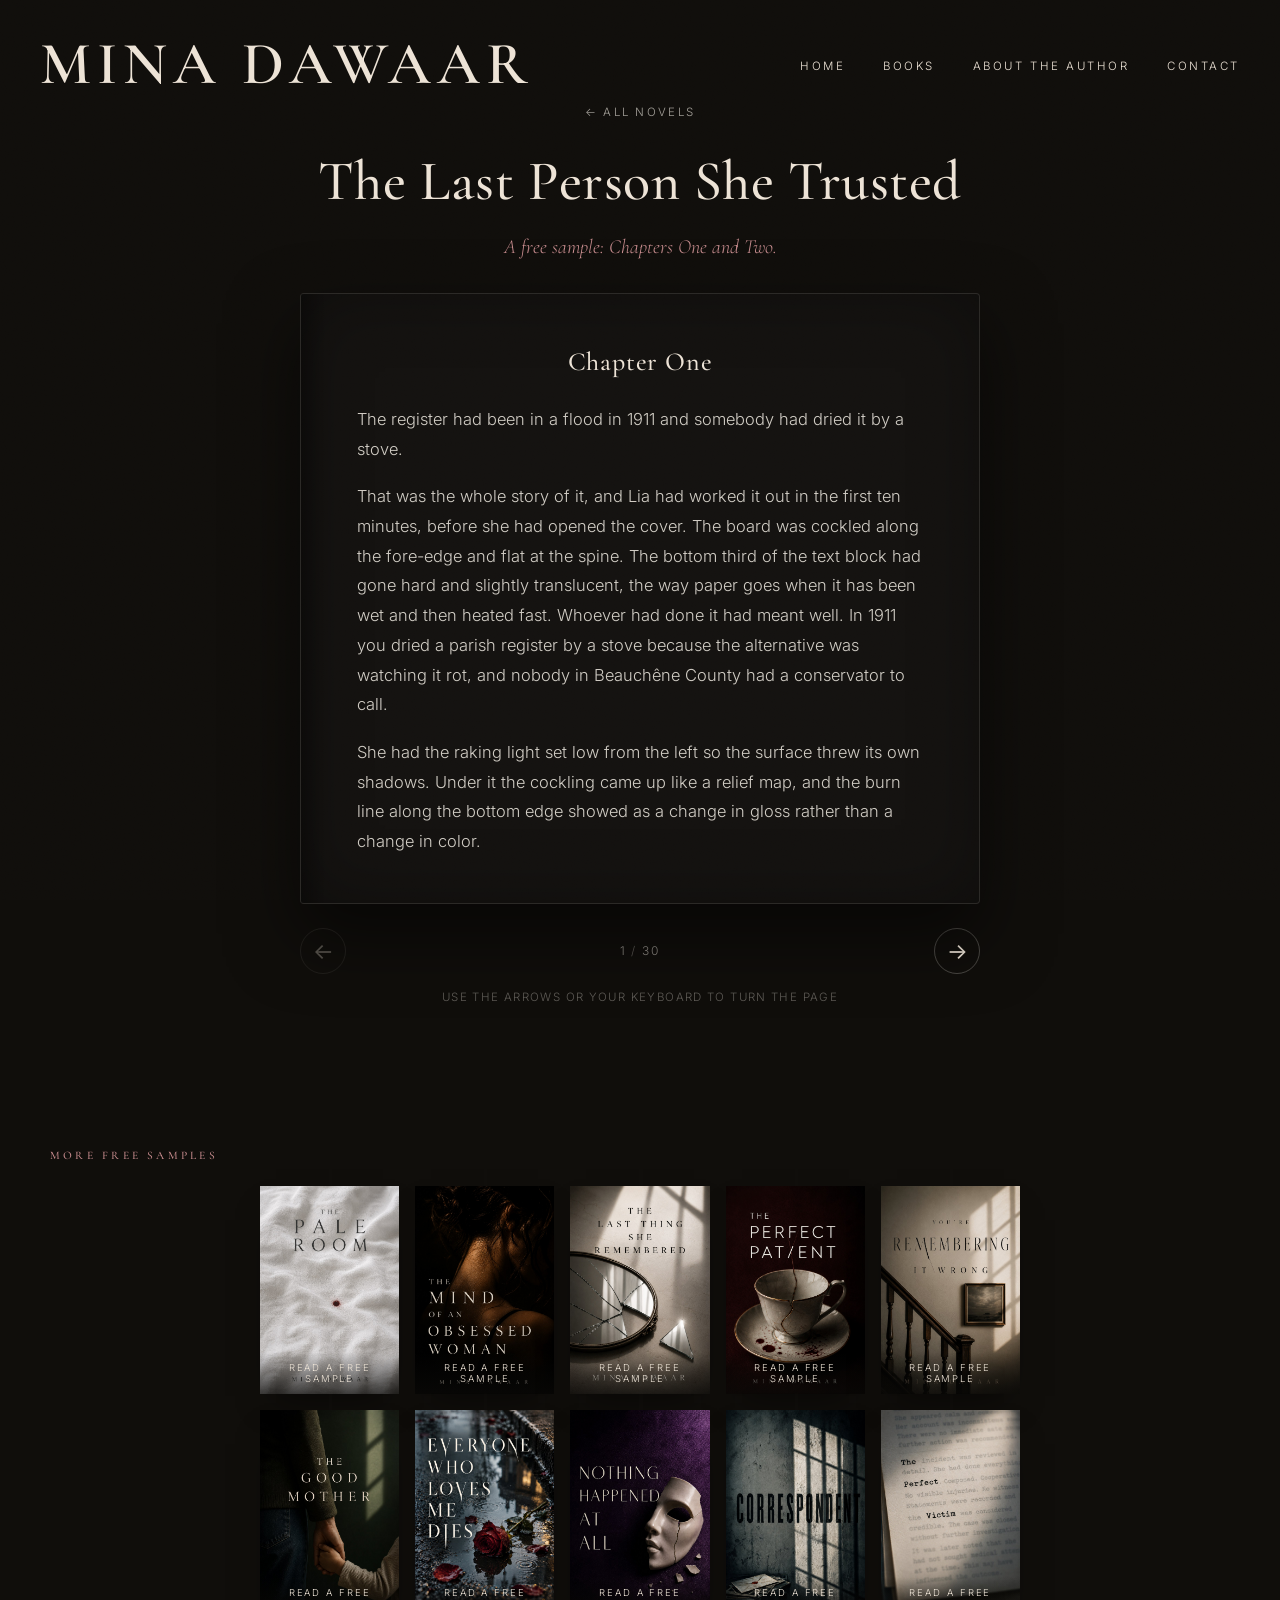
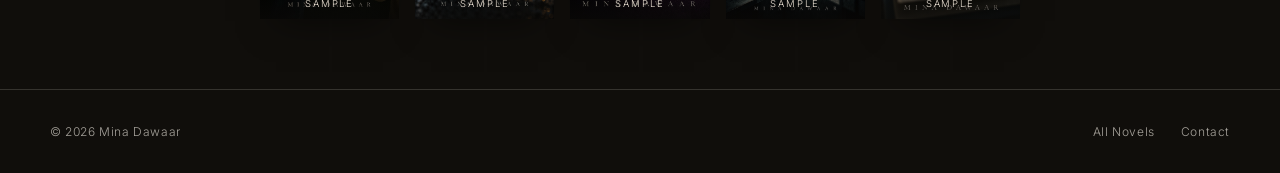
<file: sample-last-person-she-trusted.html>
<!DOCTYPE html>
<html lang="en">
<head>
<meta charset="UTF-8">
<meta name="viewport" content="width=device-width, initial-scale=1.0">
<title>Free Sample: The Last Person She Trusted | Mina Dawaar</title>
<meta name="description" content="Read the opening two chapters of The Last Person She Trusted by Mina Dawaar, free. No signup, no email.">
<meta name="robots" content="index, follow, max-snippet:-1, max-image-preview:large">
<link rel="canonical" href="https://www.minadawaar.com/sample-last-person-she-trusted.html">
<link rel="icon" type="image/png" href="favicon.png">
<meta name="geo.region" content="CA-ON">
<meta name="theme-color" content="#100E0B">

<meta property="og:type" content="article">
<meta property="og:site_name" content="Mina Dawaar">
<meta property="og:title" content="Read a Free Sample: The Last Person She Trusted">
<meta property="og:description" content="The opening two chapters of The Last Person She Trusted, free to read. No signup, no email.">
<meta property="og:url" content="https://www.minadawaar.com/sample-last-person-she-trusted.html">
<meta property="og:locale" content="en_CA">
<meta property="og:locale:alternate" content="en_US">
<meta property="og:image" content="https://www.minadawaar.com/cover-last-person-she-trusted.jpg">
<meta property="og:image:width" content="1024">
<meta property="og:image:height" content="1536">

<meta name="twitter:card" content="summary_large_image">
<meta name="twitter:title" content="Read a Free Sample: The Last Person She Trusted">
<meta name="twitter:description" content="The opening two chapters of The Last Person She Trusted, free to read. No signup, no email.">
<meta name="twitter:image" content="https://www.minadawaar.com/cover-last-person-she-trusted.jpg">

<script type="application/ld+json">
{
  "@context": "https://schema.org",
  "@type": "Book",
  "name": "The Last Person She Trusted",
  "url": "https://www.minadawaar.com/sample-last-person-she-trusted.html",
  "image": "https://www.minadawaar.com/cover-last-person-she-trusted.jpg",
  "author": {
    "@type": "Person",
    "@id": "https://www.minadawaar.com/#author",
    "name": "Mina Dawaar",
    "url": "https://www.minadawaar.com/"
  },
  "genre": "Psychological Suspense",
  "inLanguage": "en",
  "bookFormat": "https://schema.org/EBook",
  "offers": {
    "@type": "Offer",
    "url": "https://www.amazon.com/dp/B0HHM7876Q",
    "price": "12.99",
    "priceCurrency": "USD",
    "availability": "https://schema.org/InStock",
    "eligibleRegion": [
      { "@type": "Country", "name": "US" },
      { "@type": "Country", "name": "CA" }
    ]
  },
  "workExample": {
    "@type": "Book",
    "@id": "https://www.minadawaar.com/sample-last-person-she-trusted.html",
    "name": "The Last Person She Trusted: Free Sample (Chapters One and Two)",
    "url": "https://www.minadawaar.com/sample-last-person-she-trusted.html",
    "isAccessibleForFree": true,
    "inLanguage": "en",
    "bookFormat": "https://schema.org/EBook"
  }
}
</script>

<script type="application/ld+json">
{
  "@context": "https://schema.org",
  "@type": "BreadcrumbList",
  "itemListElement": [
      {
        "@type": "ListItem",
        "position": 1,
        "name": "Books",
        "item": "https://www.minadawaar.com/"
      },
      {
        "@type": "ListItem",
        "position": 2,
        "name": "The Last Person She Trusted",
        "item": "https://www.minadawaar.com/sample-last-person-she-trusted.html"
      }
  ]
}
</script>

<link rel="stylesheet" href="style.css">
</head>
<body>
<div class="grain"></div>

<nav class="site-nav on-dark-top">
  <a href="index.html#collection" class="nav-mark nav-mark-big">MINA DAWAAR</a>
  <ul class="nav-links">
    <li><a href="index.html#collection">Home</a></li>
    <li><a href="index.html#collection">Books</a></li>
    <li><a href="index.html#about">About the Author</a></li>
    <li><a href="index.html#contact">Contact</a></li>
  </ul>
  <button class="nav-toggle" aria-label="Open menu"><span></span></button>
</nav>

<section class="reader">
  <div class="reader-head">
    <a href="index.html#collection" class="back-link">&larr; All Novels</a>
    <h1 class="book-title-visible">The Last Person She Trusted</h1>
    <p class="book-hook">A free sample: Chapters One and Two.</p>
  </div>

  <div class="book" id="reader-book">
  <div class="book-page" data-page="1">
    <h2 class="chapter-heading">Chapter One</h2>
    <p>The register had been in a flood in 1911 and somebody had dried it by a stove.</p>
    <p>That was the whole story of it, and Lia had worked it out in the first ten minutes, before she had opened the cover. The board was cockled along the fore-edge and flat at the spine. The bottom third of the text block had gone hard and slightly translucent, the way paper goes when it has been wet and then heated fast. Whoever had done it had meant well. In 1911 you dried a parish register by a stove because the alternative was watching it rot, and nobody in Beauchêne County had a conservator to call.</p>
    <p>She had the raking light set low from the left so the surface threw its own shadows. Under it the cockling came up like a relief map, and the burn line along the bottom edge showed as a change in gloss rather than a change in color.</p>
  </div>
  <div class="book-page" data-page="2">
    <p>The building was closed. It was the third Monday in February and the society kept the statutory holidays like everyone else, which meant the front door was locked and the heat was down to fifteen and Lia had the vault to herself and a space heater at her feet. She had asked for the day. Fern had said yes without asking why, which was one of the reasons Lia liked her.</p>
    <p>Fern came in anyway, at half past ten, in her coat, carrying two coffees.</p>
    <p>"You're not here," Lia said.</p>
    <p>"Neither are you." Fern set one of the cups down well away from the bench, on the shelf where the cups went, which she had learned in the first week and had never once got wrong. "How bad is it?"</p>
  </div>
  <div class="book-page" data-page="3">
    <p>"It's not bad. It's just done."</p>
    <p>"That's not an answer."</p>
    <p>Lia moved the lamp a few degrees and let the light come across the page from a different angle. "The 1874 to 1889 section is fine. Foxed, but fine. Everything after 1889 got wet and then got dried too fast, and the fibers set in the shape they were in when they cooked. So the paper's brittle at the bottom edge, and the ink's still there, and I can read all of it."</p>
    <p>"So you can fix it."</p>
    <p>"No."</p>
    <p>Fern waited. She was good at that. Fifty-eight years old and she had run the society for nineteen of them, and she had a habit of standing perfectly still until somebody explained themselves, which worked on almost everybody and had worked on Lia twice already.</p>
  </div>
  <div class="book-page" data-page="4">
    <p>"I can stabilize it," Lia said. "I can wash the acid out of the paper if the ink will let me, which it might not. I can line the worst leaves so they stop breaking when you turn them. I can put the whole thing in a box that will hold the humidity steady, and I can write down exactly what I did and when I did it, so that in forty years somebody can undo it if they need to."</p>
    <p>"That's fixing it."</p>
    <p>"That's stabilizing it." She sat back. Her right hand had gone stiff and she flexed it once against her thigh, under the bench, out of habit. "The burn line stays. Stabilize, don't restore. That's the whole trade in three words and it's on the wall of every lab I've ever worked in."</p>
  </div>
  <div class="book-page" data-page="5">
    <p>"Why not?"</p>
    <p>"Because what it looked like new isn't information. What happened to it is."</p>
    <p>Fern picked up her own coffee. "Put that in the grant application," she said.</p>
    <p>"You put it in the grant application."</p>
    <p>"They don't give money to people who say no." She was already halfway to the door. "The board's meeting on the twenty-first of April. That's when they vote on the building."</p>
    <p>"I know."</p>
    <p>"You don't know, you've been told." Fern paused with her hand on the frame. "There's a difference and you'll find out what it is in April."</p>
    <p>She went. Lia heard her in the outer office for a while, moving boxes that did not need moving, and then the front door, and then the particular quiet of a bank building with nobody in it.</p>
  </div>
  <div class="book-page" data-page="6">
    <p>The vault had been the bank's vault. It still had the door, a foot of steel on a hinge you could not have moved with a car, propped permanently open with a wooden wedge that had been cut for the purpose sometime in the seventies. Inside, the room held temperature better than anywhere else in the county, which was the entire reason Lia's bench was in it and the reason the county's paper had survived at all. The first week she had said something about being locked in with the money and Fern had laughed politely and neither of them had said it again.</p>
    <p>She went back to the 1891 leaves.</p>
    <p>The work was a condition report and nothing else. Before anything was washed or lined or so much as lifted, somebody had to sit down with the object and write what it was and what had happened to it, leaf by leaf, in language another conservator could use in thirty years. She had a printed form and she did not use it. She used a ruled notebook and a column layout she had worked out for herself in her second year, and the columns were what she had done, what she had observed, and what she was inferring, and the third column was narrow on purpose.</p>
  </div>
  <div class="book-page" data-page="7">
    <p>Leaf 114. Tear, 31 mm, fore-edge, closed, old. Somebody had mended it with a strip of gummed brown paper, probably in the fifties, and the gum had gone dark and had pulled the fibers either side of it into a ridge you could feel through a glove. The mend was worse than the tear. It usually was.</p>
    <p>Leaf 115. A baptism in March 1891 with the mother's name entered and then struck through and entered again, differently, three letters longer. Nobody had ever explained that and nobody ever would. She wrote it down in the middle column and left the right-hand column empty.</p>
    <p>Leaf 116 to 124, all the same: brittle along the bottom forty millimeters, ink stable, no loss. She did the transmitted-light check on 119 because the sheet had a shadow in it, and the shadow was a watermark and not a thinning, and she wrote that down too.</p>
  </div>
  <div class="book-page" data-page="8">
    <p>By noon she had done eleven leaves out of about four hundred, and that was a normal morning, and she was not discouraged by it because the thing about a four-hundred-leaf register was that you did not do it in a day and everybody involved knew that except the funders.</p>
    <p>She ate a sandwich standing up in the outer office because you did not eat in the vault.</p>
    <p>Afterward she went back and did another six. The light in the vault was hers, from the lamps, so the weather outside did not reach her, and when she finally came out into the front office the windows had gone the flat white of a February afternoon and it had started to snow in the fine dry way that means it is too cold to snow properly.</p>
  </div>
  <div class="book-page" data-page="9">
    <p>She walked. It was a few minutes to the house if she took the main street and thirteen if she went along the river, and she went along the river.</p>
    <p>The river was frozen right across and had been since the second week of January. Somebody had a shack out on it about two hundred meters down, green, with a skidoo parked beside it and a line of black holes drilled in a rough arc, and there was a man out there in a snowmobile suit doing nothing much. The path along the bank had been packed down by dogs and walkers into something you could walk on if you did not mind the camber. Every fifty meters or so a maple stood out of the snow with a scar on it at chest height from the ice in ninety-eight, twenty years of new wood grown over the wound and the wound still legible in the shape of the crown, because a tree that has lost a third of itself never gets it back symmetrically.</p>
  </div>
  <div class="book-page" data-page="10">
    <p>By the corner at Rue Principale her hand had gone bad.</p>
    <p>The cold did that. It had always done that, since the winter she was seventeen, when she had gone down on the ice outside the Hale place and broken something in the back of her hand and had it set eleven days later by a locum at the district hospital who had told her, cheerfully, that it would ache in the cold for the rest of her life. He had been right. She put the hand in her pocket and kept walking, and by the second block it had settled into the dull version of itself, the one she could work through.</p>
    <p>The house was on Rue Sainte-Anne, brick, 1911, one of six on the street that had gone up the same year for the same reason and had been aging at slightly different rates ever since. Leni had bought it in 2009. There was a light on in the kitchen and the front room was dark, the way it was every evening, because nobody used the front room.</p>
  </div>
  <div class="book-page" data-page="11">
    <p>The mudroom was warm. She got her boots off and hung her coat on the fourth hook and there was garlic and something else in the air, thyme maybe, and the radio was on low.</p>
    <p>"There she is," Leni said. "You're frozen."</p>
    <p>"It's not that cold."</p>
    <p>"It's minus nineteen with the wind." Leni had her sleeves pushed up and a dish towel over one shoulder and she was doing three things at the stove without appearing to hurry at any of them. Forty-three years old, and she had their mother's forearms and their mother's way of standing at a stove, which Lia had noticed for the first time about a year ago and had not mentioned. "Sit down. Don't help."</p>
  </div>
  <div class="book-page" data-page="12">
    <p>"I wasn't going to."</p>
    <p>"You were going to hover."</p>
    <p>Lia sat. The kitchen table seated six and never had, in the nine years Leni had owned it and in the six weeks Lia had been in the house. There was a stack of Leni's work folders at the far end, squared off, and a mug, and the county paper folded to the crossword with about a third of it done in pencil.</p>
    <p>"Oh," Leni said, over her shoulder. "Your dentist. They called here at four because they couldn't get you."</p>
    <p>"They have my cell."</p>
    <p>"They have the house because the house is what's on the file from before." Leni turned the heat down under something. "Anyway. They wanted to move you to the eighth, which is a Thursday, which is your Ottawa day, so I said no and they've got you on the sixth at ten to four instead. You'll be done before the light goes."</p>
  </div>
  <div class="book-page" data-page="13">
    <p>Lia looked at the back of her sister's head.</p>
    <p>"That's good," she said. "Thanks."</p>
    <p>"Well." Leni said it the way she said most things, without weight, already onto the next item. "It's ridiculous that they call the house."</p>
    <p>"It is."</p>
    <p>"I've got it." She lifted the pan off the heat and set it on the board and looked around for the thing she was looking for, and Lia handed it to her before she had asked, and Leni took it without comment.</p>
    <p>They ate at about six. Leni talked about a client on the eleventh line whose son had put in a stairlift without telling anybody and had installed it over the outlet the oxygen concentrator was plugged into, and the way she told it was funny without being cruel about the son, who she said was doing his best and doing it badly, which she said was most people.</p>
  </div>
  <div class="book-page" data-page="14">
    <p>"So what happens," Lia said.</p>
    <p>"So an electrician goes out Thursday and puts a second outlet in on the other wall, and I pay for it out of a fund that isn't for that, and nobody says anything about it ever again."</p>
    <p>"Can you do that?"</p>
    <p>"I've done it four times." Leni reached over and took the bread. "There's a line in the budget called client safety supports and it's got about nine hundred dollars in it and it exists because I put it there in 2014 and wrote a paragraph nobody has read since."</p>
    <p>Lia told her about the register and the stove in 1911. Leni said, that's terrible, and meant it, and then said, but they saved it though.</p>
  </div>
  <div class="book-page" data-page="15">
    <p>"They saved it."</p>
    <p>"Then it's not terrible, it's just ugly." Leni got up for the salt. "That's most saving. You should hear what a hip replacement looks like."</p>
    <p>"I'd rather not."</p>
    <p>"No, you wouldn't." She sat back down. "Are you sleeping?"</p>
    <p>"Some."</p>
    <p>"That's a no in a coat."</p>
    <p>"It's a some." Lia turned her fork over. "It's better than January."</p>
    <p>"January was a low bar." Leni let it go, which she always did, on the first pass. "There's a thing at the hall on the tenth of March. Fundraiser, cash bar, terrible food. You should come, you'd hate it, but you'd have met about forty people and then you'd never have to meet them again."</p>
    <p>"That's the pitch?"</p>
  </div>
  <div class="book-page" data-page="16">
    <p>"That's the pitch."</p>
    <p>"I'll come."</p>
    <p>"You will not."</p>
    <p>"I'll come," Lia said, and Leni looked at her for a second with the salt in her hand and something crossed her face and went, and she said, "well, all right then," and got on with her supper.</p>
    <p>Afterward Leni did the dishes and would not be argued with. Lia stood in the doorway with a tea towel doing nothing, listening to the water and the radio, and outside the window the snow had stopped and the sky had cleared and gone that hard blue-black it goes at forty-five degrees north in February when the temperature is still falling.</p>
    <p>It was a good evening. That was the thing she would come back to later, and there was nothing underneath it. It was simply a good evening in a warm kitchen with her sister, six weeks after her marriage had finished and she had come home with four boxes and no plan, and Leni had made up the box room without being asked and had never once said anything about it.</p>
  </div>
  <div class="book-page" data-page="17">
    <h2 class="chapter-heading">Chapter Two</h2>
    <p>The Rivière-Est car was a gray Impreza with a scrape along the passenger door that Leni had never had done, and it smelled faintly of the hand sanitizer she kept in the cup holder.</p>
    <p>"You don't have to come," Leni said.</p>
    <p>"I know."</p>
    <p>"I mean you'll be bored."</p>
    <p>"I've been in a vault by myself for six weeks. Bore me."</p>
    <p>So Lia came, on the Tuesday, because it was a day she had nothing and because there was a part of her that had never actually seen her sister work. She had known what Leni did the way you know what somebody does. Case manager. Home and community care. Fifteen years. She had said it at parties in Ottawa for a decade without any picture behind it.</p>
  </div>
  <div class="book-page" data-page="18">
    <p>The picture, it turned out, was a lot of driving.</p>
    <p>The first call was nine kilometers north on a road the plow had done once and given up on. A man called Bertrand, seventy-one, who had come home from the district hospital eight days before with a wound on his heel that was not closing and a wife who had died in 2016 and a kitchen that had one clean cup in it.</p>
    <p>Leni did not say anything about the kitchen. She got him talking about the Sabres, who were having a bad year, and while he talked she got his sock off and looked at the heel and got the sock back on and got a photograph of it on her phone in about ninety seconds without ever making it the subject of the visit. She wrote for four minutes at the table. She asked him three questions that sounded like conversation and were not: what he had eaten yesterday, when the nurse had last come, and whether he had been up on the stepladder again.</p>
  </div>
  <div class="book-page" data-page="19">
    <p>He said no about the stepladder in a way that meant yes.</p>
    <p>"Bertrand."</p>
    <p>"It was two steps."</p>
    <p>"It's a ladder, it doesn't know how many steps you used." She was writing. "The bulb in the hall. Leave it. I'll get somebody."</p>
    <p>"I'm not a cripple."</p>
    <p>"You've got a hole in your foot the size of a dime and you're standing on the other one at the top of a ladder in the dark." She closed the folder. "Also there's a cup shortage in this house and I'm going to send Diane in on Thursday and she is going to be unbearable about it, so wash something before she comes."</p>
    <p>He laughed. He was still laughing when they got the door shut, and he was standing at the window when the car pulled out, and he lifted his hand.</p>
  </div>
  <div class="book-page" data-page="20">
    <p>"His heel's infected," Leni said, on the road.</p>
    <p>"He looked fine."</p>
    <p>"They always look fine. That's the whole job." She had her phone in the cradle and she was already dictating something. "He'll be in hospital by the weekend and he'd have been in hospital by the weekend either way, but this way he goes in on a referral instead of an ambulance, and he keeps his house."</p>
    <p>At the second one, a bungalow outside the village with a ramp built out of two-by-eights and good intentions, a woman named Thérèse who was eighty-six and sharp as a tack had been on the wrong dose of something for nine days because the pharmacy had filled a changed script against the old blister pack and nobody had caught it. Lia sat in the front room with her coat on and listened to her sister on the phone in the kitchen.</p>
  </div>
  <div class="book-page" data-page="21">
    <p>It took under four minutes. Leni did not raise her voice and she did not once say anything that sounded like a threat. She said the drug and the dose and the date of the change, and then she said the date of the fill, and then she stopped talking and let the person on the other end do the arithmetic themselves, which took about two seconds and did more than any amount of shouting would have.</p>
    <p>At the end of it the pharmacy was sending a courier out that afternoon with a corrected pack and a written med rec, and the family physician's office had agreed to a call at five that Leni did not have to chase, and Thérèse had been told none of it in a way that would frighten her.</p>
  </div>
  <div class="book-page" data-page="22">
    <p>What Thérèse had been told was that there was a mix-up with the packaging and a new one was coming and would she please not take anything out of the old one after lunch.</p>
    <p>"You lied to her," Lia said, on the step, before they were properly out of earshot.</p>
    <p>"I did not."</p>
    <p>"You said packaging."</p>
    <p>"It was a packaging error. That is precisely and exactly what it was." Leni pulled her gloves on. "If I tell an eighty-six-year-old woman with a heart condition that she's had nine days of the wrong dose, her blood pressure goes up in the next ninety seconds and I have made her worse for the sake of my own conscience. I'll tell her on Friday when the numbers are back and I know what it did."</p>
  </div>
  <div class="book-page" data-page="23">
    <p>"And if she asks?"</p>
    <p>"Then I'll tell her Tuesday. She won't ask." Leni got the car door open. "She asked me about my mother instead. Did you hear that?"</p>
    <p>"Yes."</p>
    <p>"Nobody's asked me about our mother in about six years." She said it perfectly evenly, dropping into the seat, reaching for the belt. "Anyway. She's a sharp one. Get in, you're going blue."</p>
    <p>"How did you do that," Lia said, in the car.</p>
    <p>"Do what."</p>
    <p>"The five o'clock call. They don't do those."</p>
    <p>"They do for me." Leni checked her mirror and pulled out. "I don't waste their time. If I call, it's real. So when I call, they pick up." She said it flatly, the way she would have said the road was icy. "It took about ten years."</p>
  </div>
  <div class="book-page" data-page="24">
    <p>The fourth call was twenty minutes and most of it was a woman in her fifties standing in a driveway in a cardigan explaining, at length and with tears at the end of it, why she could not have her mother at home any more, while her mother sat inside in a chair by the window watching a bird feeder.</p>
    <p>Leni listened to the whole thing without once looking at the car.</p>
    <p>At the end of it she said, "You're not asking me for permission," which was apparently the correct sentence, because the woman put her hands over her face and stood there in her own driveway in February and cried properly for about fifteen seconds and then stopped and said, "no," and wiped her face with the heel of her hand and said, "no, I'm not."</p>
  </div>
  <div class="book-page" data-page="25">
    <p>"Good. Because I can't give it to you and it wouldn't be worth anything if I could." Leni got a card out. "Marronnier has a waiting list and I'm not going to lie to you about how long. But there's a respite bed and I can get you two weeks in April, and you're going to take it, and you're going to feel sick about taking it, and then you're going to sleep for four days."</p>
    <p>In the car Lia said, "Does she get the bed?"</p>
    <p>"She gets the bed."</p>
    <p>"You didn't check."</p>
    <p>"I don't have to check," Leni said. "I'm the one who allocates it."</p>
    <p>They stopped at the pharmacy on the main street on the way back, because Leni had a form to drop, and Lia went in with her because it was too cold to sit in the car.</p>
  </div>
  <div class="book-page" data-page="26">
    <p>The girl behind the counter said, "Oh, hi," to Leni before the door had shut, and then, "hang on," and went into the back, and came out with a white paper bag stapled at the top with a printed label on it.</p>
    <p>She handed it to Leni.</p>
    <p>Leni put it in her bag. "Thanks, Kayla."</p>
    <p>"No problem."</p>
    <p>The label had Lia's name on it. Lia read it upside down across the counter from four feet away, EULALIA MERCER, and the date, and the name of the thing, which she had been taking since 2011, which she had a repeat for at a pharmacy in Ottawa that she had not got around to transferring.</p>
    <p>Nobody asked her anything. She had not signed anything. The girl had already turned to the next person.</p>
  </div>
  <div class="book-page" data-page="27">
    <p>In the car Leni said, "I picked up your repeat, it's in the bag," and put the heat on, and pulled out onto Principale.</p>
    <p>"When did you transfer it?"</p>
    <p>"When you moved in. You had four days left on it." Leni signaled. "It was going to run out on the Friday and the office was shut."</p>
    <p>Which was true. It had been going to run out on the Friday and the office had been shut, and Lia had known that at the time and had been too tired to do anything about it, and had said something out loud about it in this car in early January.</p>
    <p>"Right," Lia said.</p>
    <p>She sat with the heat coming up around her ankles and looked out at the river, which was white all the way across and had a skidoo track down the middle of it, and thought about the fact that she had not said thank you, and then about the fact that the thing she actually wanted to say was different from thank you and she could not have put it in a sentence.</p>
  </div>
  <div class="book-page" data-page="28">
    <p>She did not say either. She decided that in the car, somewhere between the bridge and the turn, and it was a decision, made and finished, and she did not give herself a reason for it.</p>
    <p>She said, "That woman's son. With the stairlift."</p>
    <p>"He'll do it again," Leni said. "Different thing next time. Same son."</p>
    <p>"How do you stand it?"</p>
    <p>"He's not doing it to me." Leni took the turn onto Sainte-Anne. "That's the trick, and it took me about eight years to learn it and I still lose it twice a year. Nobody in this job is doing anything to me. They're doing it to the person in the chair and they think they're doing it out of love, and they're mostly right, and it's mostly still wrong." She pulled in. "You get to be furious about it for ninety seconds in the car. Then you write the note."</p>
  </div>
  <div class="book-page" data-page="29">
    <p>She turned the engine off and the heat died and the cold started coming through the glass immediately.</p>
    <p>"Is that what this is," Lia said. "The ninety seconds."</p>
    <p>Leni looked at her.</p>
    <p>"No," she said. "This is the part where I go inside and put the kettle on. You're getting the good version of me today."</p>
    <p>She got out. Lia sat for another moment with the white paper bag on the seat between them, and then picked it up, and went in.</p>
  </div>
  <div class="book-page end-page" data-page="30">
    <p>The sample ends here. The full novel is available now.</p>
    <div class="book-actions">
      <a href="https://www.amazon.com/dp/B0HHM7876Q" class="btn solid" target="_blank" rel="noopener">Continue on Kindle</a>
      <a href="index.html#collection" class="btn">All Novels</a>
    </div>
  </div>
  </div>

  <div class="reader-controls">
    <button class="pager" id="prev-page" aria-label="Previous page" disabled>&larr;</button>
    <span class="reader-progress"><span id="page-now">1</span><span class="sep">/</span><span id="page-total">30</span></span>
    <button class="pager" id="next-page" aria-label="Next page">&rarr;</button>
  </div>
  <p class="reader-hint">Use the arrows or your keyboard to turn the page</p>
</section>

<!-- ================= MORE SAMPLES ================= -->
<section class="book-section reveal">
  <h3>More Free Samples</h3>
  <div class="related-grid related-grid-wide">
    <a href="sample-pale-room.html" class="related-card">
      <img loading="lazy" src="cover-pale-room.jpg" alt="The Pale Room by Mina Dawaar" width="1023" height="1537">
      <span class="related-tag">Read a Free Sample</span>
    </a>
    <a href="sample-mind-of-an-obsessed-woman.html" class="related-card">
      <img loading="lazy" src="cover-mind-of-an-obsessed-woman.jpg" alt="The Mind of an Obsessed Woman by Mina Dawaar" width="1023" height="1537">
      <span class="related-tag">Read a Free Sample</span>
    </a>
    <a href="sample-last-thing-she-remembered.html" class="related-card">
      <img loading="lazy" src="cover-last-thing-she-remembered.jpg" alt="The Last Thing She Remembered by Mina Dawaar" width="1024" height="1536">
      <span class="related-tag">Read a Free Sample</span>
    </a>
    <a href="sample-perfect-patient.html" class="related-card">
      <img loading="lazy" src="cover-perfect-patient.jpg" alt="The Perfect Patient by Mina Dawaar" width="1023" height="1537">
      <span class="related-tag">Read a Free Sample</span>
    </a>
    <a href="sample-remembering-it-wrong.html" class="related-card">
      <img loading="lazy" src="cover-remembering-it-wrong.jpg" alt="You&rsquo;re Remembering It Wrong by Mina Dawaar" width="1023" height="1537">
      <span class="related-tag">Read a Free Sample</span>
    </a>
    <a href="sample-good-mother.html" class="related-card">
      <img loading="lazy" src="cover-good-mother.jpg" alt="The Good Mother by Mina Dawaar" width="1023" height="1537">
      <span class="related-tag">Read a Free Sample</span>
    </a>
    <a href="sample-everyone-who-loves-me-dies.html" class="related-card">
      <img loading="lazy" src="cover-everyone-who-loves-me-dies.jpg" alt="Everyone Who Loves Me Dies by Mina Dawaar" width="1024" height="1536">
      <span class="related-tag">Read a Free Sample</span>
    </a>
    <a href="sample-nothing-happened-at-all.html" class="related-card">
      <img loading="lazy" src="cover-nothing-happened-at-all.jpg" alt="Nothing Happened at All by Mina Dawaar" width="1023" height="1537">
      <span class="related-tag">Read a Free Sample</span>
    </a>
    <a href="sample-correspondent.html" class="related-card">
      <img loading="lazy" src="cover-correspondent.jpg" alt="Correspondent by Mina Dawaar" width="1023" height="1537">
      <span class="related-tag">Read a Free Sample</span>
    </a>
    <a href="sample-perfect-victim.html" class="related-card">
      <img loading="lazy" src="cover-perfect-victim.jpg" alt="The Perfect Victim by Mina Dawaar" width="1024" height="1536">
      <span class="related-tag">Read a Free Sample</span>
    </a>
  </div>
</section>

<footer class="site-footer">
  <div class="footer-inner">
    <span>&copy; 2026 Mina Dawaar</span>
    <div class="footer-links">
      <a href="index.html#collection">All Novels</a>
      <a href="index.html#contact">Contact</a>
    </div>
  </div>
</footer>

<script src="script.js"></script>
</body>
</html>
</file>
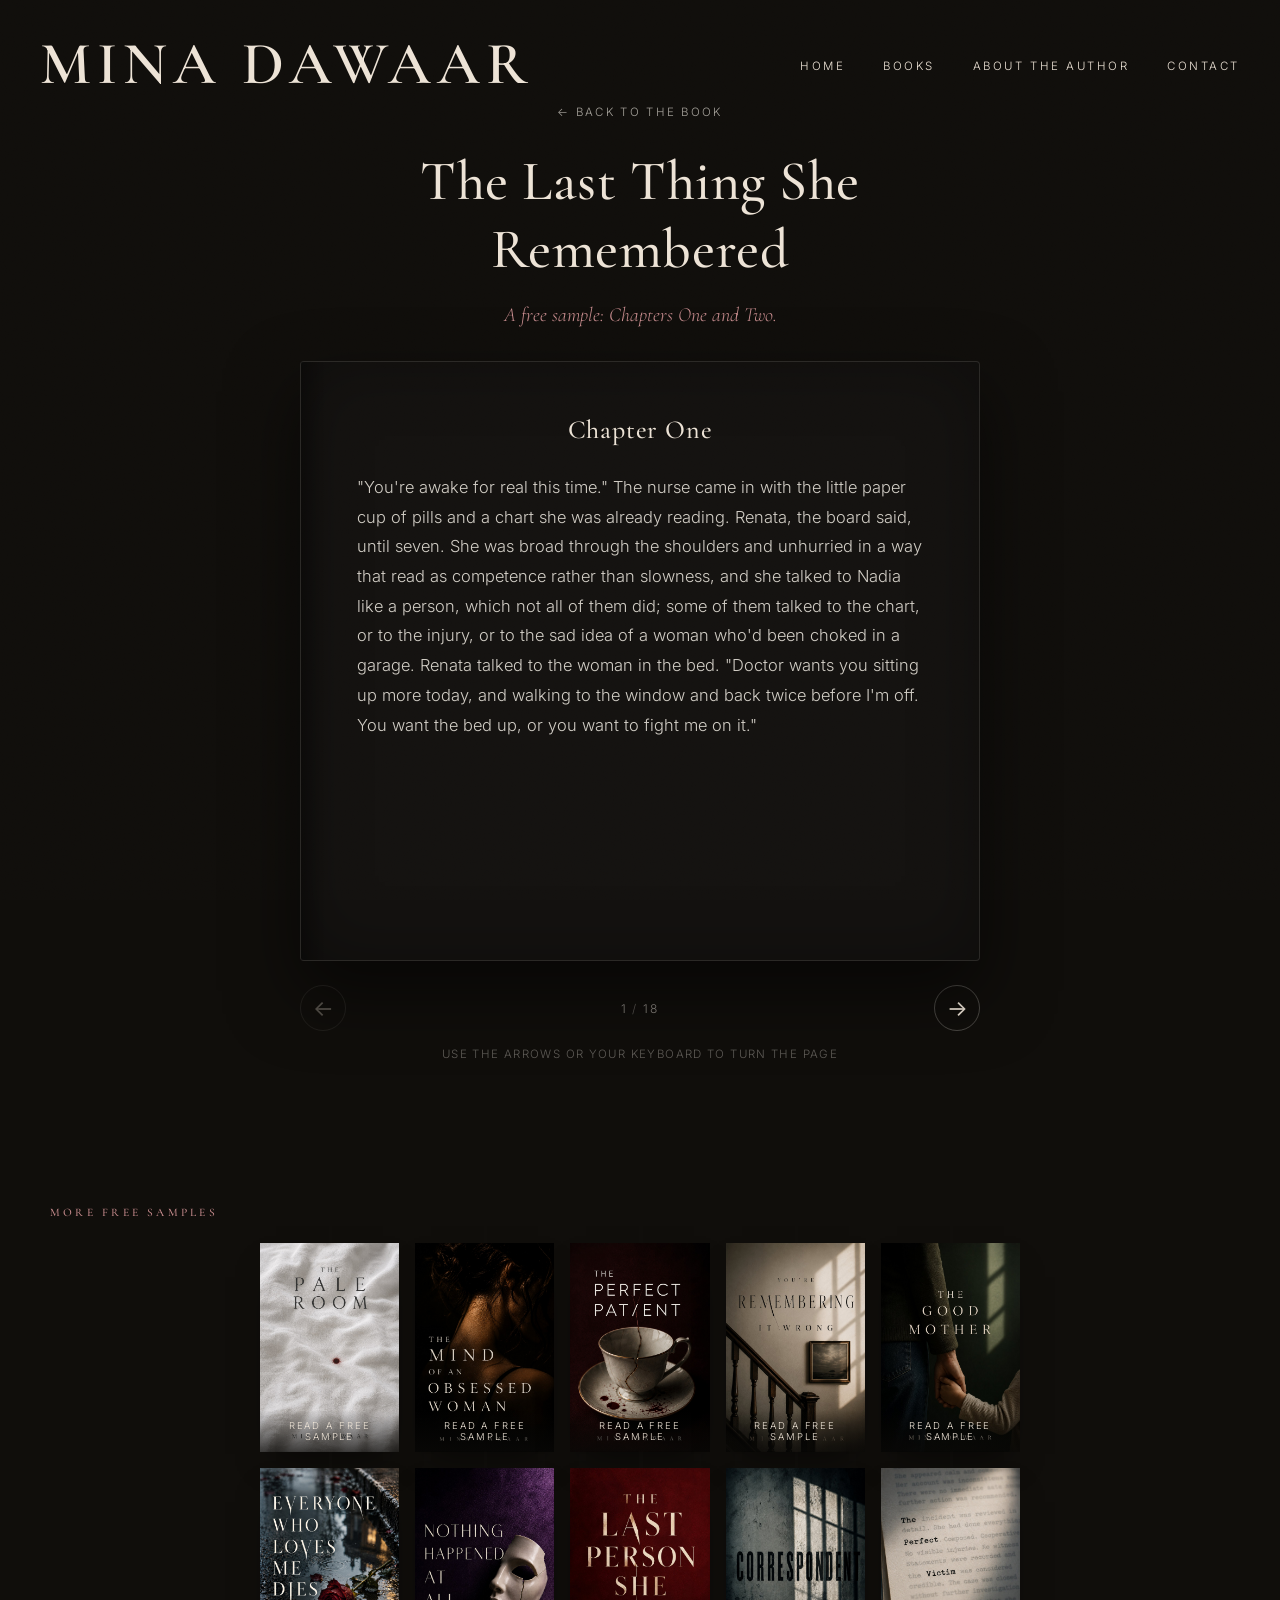
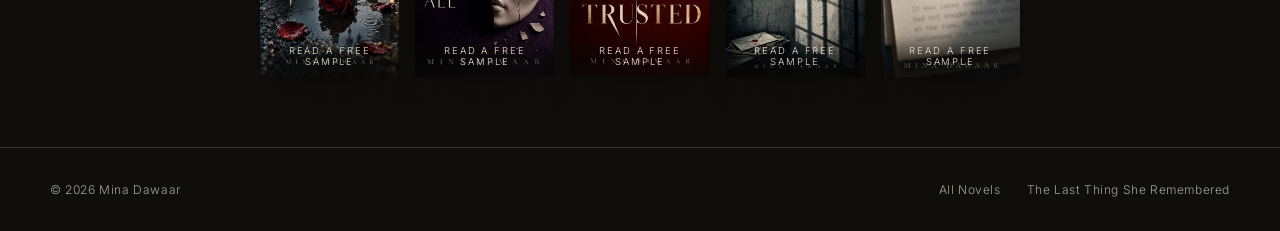
<file: sample-last-thing-she-remembered.html>
<!DOCTYPE html>
<html lang="en">
<head>
<meta charset="UTF-8">
<meta name="viewport" content="width=device-width, initial-scale=1.0">
<title>Free Sample: The Last Thing She Remembered | Mina Dawaar</title>
<meta name="description" content="Read the opening two chapters of The Last Thing She Remembered by Mina Dawaar, free. No signup, no email, start reading in the browser.">
<meta name="robots" content="index, follow, max-snippet:-1, max-image-preview:large">
<link rel="canonical" href="https://www.minadawaar.com/sample-last-thing-she-remembered.html">
<link rel="icon" type="image/png" href="favicon.png">
<meta name="geo.region" content="CA-ON">
<meta name="theme-color" content="#100E0B">

<meta property="og:type" content="article">
<meta property="og:site_name" content="Mina Dawaar">
<meta property="og:title" content="Read a Free Sample: The Last Thing She Remembered">
<meta property="og:description" content="The opening two chapters of The Last Thing She Remembered, free to read. No signup, no email.">
<meta property="og:url" content="https://www.minadawaar.com/sample-last-thing-she-remembered.html">
<meta property="og:locale" content="en_CA">
<meta property="og:locale:alternate" content="en_US">
<meta property="og:image" content="https://www.minadawaar.com/cover-last-thing-she-remembered.jpg">
<meta property="og:image:width" content="1024">
<meta property="og:image:height" content="1536">

<meta name="twitter:card" content="summary_large_image">
<meta name="twitter:title" content="Read a Free Sample: The Last Thing She Remembered">
<meta name="twitter:description" content="The opening two chapters of The Last Thing She Remembered, free to read. No signup, no email.">
<meta name="twitter:image" content="https://www.minadawaar.com/cover-last-thing-she-remembered.jpg">

<script type="application/ld+json">
{
  "@context": "https://schema.org",
  "@type": "Book",
  "name": "The Last Thing She Remembered",
  "url": "https://www.minadawaar.com/sample-last-thing-she-remembered.html",
  "image": "https://www.minadawaar.com/cover-last-thing-she-remembered.jpg",
  "author": {
    "@type": "Person",
    "@id": "https://www.minadawaar.com/#author",
    "name": "Mina Dawaar",
    "url": "https://www.minadawaar.com/",
    "nationality": "Canadian",
    "address": {
      "@type": "PostalAddress",
      "addressRegion": "Ontario",
      "addressCountry": "CA"
    }
  },
  "description": "After surviving a strangulation in a courthouse parking deck during the worst snowstorm in Pennsylvania history, a court reporter loses the five minutes before she blacked out. While the town waits for those minutes to return, someone is running out the clock on the only true record left of a sworn afternoon: the tape she typed with her own hands.",
  "genre": ["Psychological Thriller", "Suspense"],
  "inLanguage": "en",
  "bookFormat": "https://schema.org/EBook",
  "workExample": {
    "@type": "Book",
    "@id": "https://www.minadawaar.com/sample-last-thing-she-remembered.html",
    "name": "The Last Thing She Remembered: Free Sample (Chapters One and Two)",
    "url": "https://www.minadawaar.com/sample-last-thing-she-remembered.html",
    "isAccessibleForFree": true,
    "inLanguage": "en",
    "bookFormat": "https://schema.org/EBook"
  },
  "contentRating": "Mature (18+): violence, strangulation, psychological distress",
  "offers": {
    "@type": "Offer",
    "url": "https://www.amazon.com/dp/B0HBZNNPG8",
    "price": "12.99",
    "priceCurrency": "USD",
    "availability": "https://schema.org/InStock",
    "eligibleRegion": [
      { "@type": "Country", "name": "US" },
      { "@type": "Country", "name": "CA" }
    ]
  }
}
</script>

<script type="application/ld+json">
{
  "@context": "https://schema.org",
  "@type": "BreadcrumbList",
  "itemListElement": [
      {
        "@type": "ListItem",
        "position": 1,
        "name": "Books",
        "item": "https://www.minadawaar.com/"
      },
      {
        "@type": "ListItem",
        "position": 2,
        "name": "The Last Thing She Remembered",
        "item": "https://www.minadawaar.com/last-thing-she-remembered.html"
      },
      {
        "@type": "ListItem",
        "position": 3,
        "name": "Free Sample",
        "item": "https://www.minadawaar.com/sample-last-thing-she-remembered.html"
      }
  ]
}
</script>

<link rel="stylesheet" href="style.css">
</head>
<body>
<div class="grain"></div>

<nav class="site-nav on-dark-top">
  <a href="index.html#collection" class="nav-mark nav-mark-big">MINA DAWAAR</a>
  <ul class="nav-links">
    <li><a href="index.html#collection">Home</a></li>
    <li><a href="index.html#collection">Books</a></li>
    <li><a href="index.html#about">About the Author</a></li>
    <li><a href="index.html#contact">Contact</a></li>
  </ul>
  <button class="nav-toggle" aria-label="Open menu"><span></span></button>
</nav>

<section class="reader">
  <div class="reader-head">
    <a href="last-thing-she-remembered.html" class="back-link">&larr; Back to the Book</a>
    <h1 class="book-title-visible">The Last Thing She Remembered</h1>
    <p class="book-hook">A free sample: Chapters One and Two.</p>
  </div>

  <div class="book" id="reader-book">
  <div class="book-page" data-page="1">
    <h2 class="chapter-heading">Chapter One</h2>
    <p>"You're awake for real this time." The nurse came in with the little paper cup of pills and a chart she was already reading. Renata, the board said, until seven. She was broad through the shoulders and unhurried in a way that read as competence rather than slowness, and she talked to Nadia like a person, which not all of them did; some of them talked to the chart, or to the injury, or to the sad idea of a woman who'd been choked in a garage. Renata talked to the woman in the bed. "Doctor wants you sitting up more today, and walking to the window and back twice before I'm off. You want the bed up, or you want to fight me on it."</p>
  </div>
  <div class="book-page" data-page="2">
    <p>"Up is fine."</p>
    <p>"Smart girl." She thumbed the control and the bed folded Nadia gently toward the window, and the movement pulled at the sore ladder of her back, and she breathed through it as she'd learned to in five days. Outside, the city was buried to the sills. The plows had cut one lane down the middle of the street and heaped the rest into a wall taller than the parked cars, so the cars were only humps now, a row of white barrows, and the sky over them had the flat pearl glow it got when there was more snow in it and it was only deciding when. "Sixty-eight inches since Christmas Eve," Renata said, following her look, hanging a fresh bag. "They're saying it's a record for the state. My road still isn't touched. Yours either, probably, wherever you keep yourself."</p>
  </div>
  <div class="book-page" data-page="3">
    <p>"East side. Off Parade."</p>
    <p>"Then no." She said it kindly, checking the line, writing the number off the pump onto the flowsheet clipped to the rail. Everything she did she wrote down, and Nadia watched her do it with the old dumb comfort of it, a person leaving a trail so the next person would know what was true, the whole quiet architecture of care resting on somebody bothering to keep the record. "Nobody's getting over to the east side for days yet, hon. You picked a bad week to need somebody to come to you."</p>
    <p>Nadia turned that over and set it down without letting it show on her face, keeping the face still while the meaning arrived behind it. Nobody's getting to you. It was true for the whole city and it had been true for her, in the deck, in the five o'clock dark with the lake unloading and the plow two floors down and no one, no one at all, coming up the unplowed ramp. She filed the fact where she filed the others, next to the cold of the key fob through her glove and the sound of a plow blade dragging concrete two floors below her, in the row that ran up to the place where the record stopped.</p>
  </div>
  <div class="book-page" data-page="4">
    <p>"There was a detective," she said. "Petrucci. He came."</p>
    <p>"Day before yesterday. He'll be back, they always come back." Renata capped her pen against the rail. "He seemed decent, for police. He didn't lean on you. Some of them lean."</p>
    <p>"I don't have much to give him to lean on."</p>
    <p>"You've got time to have more. Things come back."</p>
    <p>"Not this." She heard the flatness in it and gentled the edge, because Renata had been kind and kindness should be met. "The memory. It's not a drawer that fills back up on its own. They already told me how it works. The part that's gone was never really written down. There's nothing to come back to."</p>
  </div>
  <div class="book-page" data-page="5">
    <p>Renata paused at the rail, the pen still in her hand, and looked at her, not at the chart. "They tell you a lot of things," she said. "I've been on this floor eleven years. I've seen people get pieces back a year on. In the shower, driving, folding a shirt. You'd be surprised what surfaces when you stop dredging for it." She straightened the blanket, a thing that didn't need doing. "Do you remember any of it? The man? Sometimes it's not the picture that stays, it's a smell, a voice."</p>
    <p>There it was, the word, handed to her across the rail, gentle, expectant, holding the door open for her to walk through. Remember. She held it and did not use it back.</p>
  </div>
  <div class="book-page" data-page="6">
    <p>"I can tell you the last thing that was written down," Nadia said. "Four fifty-one in the afternoon, the twenty-second of December. I read the time into the record because the judge asked me for it. Four fifty-one, off the record, court adjourned. That's the last thing I've got that I know is true, because I made it true, I typed it while it was happening with my own hands." Her throat tightened around the length of the sentence and she felt the plum-soft ache of using it too long, and she stopped and let it settle. "After that it's the weekend, the storm, the twenty-sixth, the deck. Up to a point. Then it's five minutes I can't get to. Then it's here."</p>
  </div>
  <div class="book-page" data-page="7">
    <p>"Four days between," Renata said, working it out. "The court thing was the twenty-second, and the garage was the twenty-sixth."</p>
    <p>"Four days." Nadia looked at the buried street. "The last time everything was accounted for was four days before anything happened to me. I keep going back to it. Four fifty-one. It's the last clean edge I've got."</p>
    <p>Renata didn't try to fix that, which Nadia respected more than she could have said. She reminded her the bed alarm was on, and to ring before she tried the bathroom alone, and Nadia said she would and had no intention of it. Then the door, and the radiator ticking, and the light going gray in the window at four in the afternoon. The sun had gone down behind the lake without ever properly coming up.</p>
  </div>
  <div class="book-page" data-page="8">
    <p class="scene-break">* * *</p>
    <p>The whiteboard by the door had her name on it in dry-erase marker, <em>SOBOL</em>, and under it the date, and under that the name of the nurse who had her until seven. Nadia read all three every time she surfaced, as she used to read the caption line before a witness was sworn, and the reading steadied her, because a name and a date and a person responsible for you were three facts, and three facts in a row were a record, and a record was a place to stand.</p>
    <p>It was the fifth morning. She knew that not because she felt five days of it in her body, though she did, a soreness that had moved from her throat down into the muscles of her shoulders and back as if the thing done to her neck had been done to all of her, but because the board had been wiped and rewritten four times that she'd been awake to see, and each wiping was a day, and she had counted them. She counted most things now. She had caught herself at three in the morning counting the holes in the ceiling tile, thousands of them, and had made herself stop, because she knew what the counting was, the mind reaching for anything with an order to it, a banister in the dark.</p>
  </div>
  <div class="book-page" data-page="9">
    <p>Her throat was the color of a plum gone soft. She had seen it on the second day in the bathroom mirror, one hand on the IV pole for the small distance between the bed and the sink, chin lifted under the strip light: the ring of it, thumb-shaped on the left side, four smaller ovals stepping around toward the back where the fingers had gone, and above the ring a scatter of red pinpricks like something flicked off a wet brush. Petechiae, one resident had said to another across her bed on the first clear day, both of them reading her chart and not her face. Burst capillaries, the second one had said, from the pressure. It tells you how hard and how long. And Nadia had lain still and taken the word and kept it, petechiae, because a word stayed the same size in your hand.</p>
  </div>
  <div class="book-page" data-page="10">
    <p>They had explained the rest to her in pieces, when she asked, because she always asked. The strangulation had cut the blood to her brain long enough to put her out and long enough to take something with it when it went. Not the memory of her life. She had all of that, her mother's maiden name and the smell of the courthouse elevator and the exact feel of her machine under her hands. What it had taken was a window, the last few minutes before the dark. A power cut takes whatever you have not yet saved. The brain had been without air, a doctor named Adeyemi would tell her later in a clean office by the bay, and a brain without air does not always come back with the same furniture in the same rooms. For now it was only the window. Five minutes, they thought, give or take, and Nadia lay in the tilted bed and thought that five minutes was nothing, that you could lose five minutes standing in line at the pharmacy, and that she would have given a year off the far end of her life to have those particular five back, and that wanting them was its own kind of injury, one no chart had a word for.</p>
  </div>
  <div class="book-page" data-page="11">
    <p>She knew the shape of the days behind the window because she had built them back, brick by brick, the only way she trusted anything. The twenty-sixth of December, a Tuesday, the courthouse closed for the storm and closed again the day after, the whole city stopped under a snow that had not stopped for four days and would not stop for two more. She had gone in for her materials. She could give you the cold of the key fob through her glove and the particular dark of the parking deck at five in the afternoon with the lake throwing snow sideways through the open sides of the structure, orange where it crossed the one sodium light still working on the second level. She could give you the sound, somewhere below her, of a plow blade dragging concrete, a sound she had felt in her teeth. She could give you her car twenty feet off, already a white mound losing its shape. And then the record thinned like a tape running out, and there was a place where it should have kept going and did not, and after that place there was nothing, and after the nothing there was here, the tilted bed and the whiteboard and the plum-dark ring around her throat.</p>
  </div>
  <div class="book-page" data-page="12">
    <h2 class="chapter-heading">Chapter Two</h2>
    <p>Her phone was in the bedside drawer with her two rings and the paper bag they'd cut her sweater into when she came in. She worked it out one-handed and the screen woke to a gray column of messages, days of them, the county courthouse contacts and her sister and two numbers she didn't know, and she read them from the bottom up, in order, because order was the only thing that turned a stack of messages into a record instead of a noise.</p>
    <p class="msg">Wendy: call me the second you can. i keep calling the nurse station, they'll only say stable.</p>
    <p class="msg">Wendy: stable is good. i looked it up. stable is good. i'm coming the second they open 79, i don't care what it takes.</p>
  </div>
  <div class="book-page" data-page="13">
    <p class="msg">Wendy: bringing you real clothes and the shampoo you like. don't argue with me about the shampoo.</p>
    <p>The messages stopped there. They stopped because the road had opened enough on the thirtieth to let her sister up it, and Wendy had come that morning and would come the next and the one after, and everything since had been said out loud in a chair by the bed instead. What was left on the phone was the four days before that, the whole record of a woman trying to reach a city nobody could get into, preserved in the order she had tried.</p>
    <p>She didn't argue. She set the phone face down on her thigh and looked at the thousands of holes in the ceiling tile and did not count them.</p>
  </div>
  <div class="book-page" data-page="14">
    <p>She had been a court reporter for eleven years. Before that a medical transcriptionist for four, and before that, further back than she looked most days, the girl in the house who wrote things down, who kept a spiral notebook under the mattress and put the date at the top of every entry as she'd seen her mother's lawyer do, because she had learned young and hard that a thing which happened and was not written down could be said, later, by an adult with a calm voice, to have not happened, or to have happened differently, or to have happened only in the head of a child who was, everyone agreed, so imaginative. She did not look at that straight on. She knew it was there without staring at it, the sun she never looked straight into, and she had built a whole working life at the exact profitable distance from it, close enough for the warmth, far enough not to burn, a woman who sat at the edge of the loudest rooms in the county and caught every word and kept none, so that what stayed in her hands at the end of a day was cleaner than what stayed in anyone else's, uncolored, unwished-for, true. The record did not editorialize. The record did not lie awake. It had seemed to her, until the twenty-sixth, that the edge of the room was the safest place a person could possibly stand.</p>
  </div>
  <div class="book-page" data-page="15">
    <p>Her machine was somewhere in this building or in an evidence locker, and her notes with it, and she wanted them the way you want a hand in the dark. She had asked about them on the third day, as soon as she was clear enough to ask, and Colleen had said not to worry, that she'd keep everything safe, and Nadia had believed her, because it was Colleen, because Colleen had taught her before Nadia could brief a single word that the paper outlives the room and everyone in it. Between the two of them they had spent a working lifetime writing down what other people would have preferred to forget. If anyone alive would keep a record safe, it was Colleen.</p>
  </div>
  <div class="book-page" data-page="16">
    <p>She wanted to see it anyway. She knew what the wanting was and did not think it needed excusing, because a reporter who has not put her hands on her own paper has not got her own paper, and not having it sat with her under the ceiling tile all afternoon, small and steady, the one item on the whole list she could do nothing about from a tilted bed.</p>
    <p>The light in the window went from gray to the blue-gray that came early here in the last week of the year, and Nadia did the thing she did now in the place of the thing she couldn't. She built it forward from the last true stroke. Four fifty-one, off the record, court adjourned, the twenty-second. The courtroom emptying, the lawyers zipping their bags, the accused led out the side. The weekend. The storm coming in off the water on the twenty-third and not stopping. The twenty-sixth, the fob, the east stairwell because the elevator was dark, the second level because that was where the reporters parked, always had, the snow sideways through the open side, the plow dragging concrete two floors down.</p>
  </div>
  <div class="book-page" data-page="17">
    <p>And then the place where the record should have been and wasn't. And the one thing about that place she had not said to Renata and would not say to Petrucci, because she had no fact to hang it on and she did not deal in anything else. Her tape would be intact. She knew her own hands, she knew her own machine. Whatever had been done to her in those five minutes, the machine had been in her bag against her hip the whole time, closed, silent, keeping nothing.</p>
    <p>The tape had no gap in it. She was the gap.</p>
  </div>
  <div class="book-page end-page" data-page="18">
    <p>The sample ends here.</p>
    <div class="book-actions">
      <a href="https://www.amazon.com/dp/B0HBZNNPG8" class="btn solid" target="_blank" rel="noopener">Continue on Kindle</a>
      <a href="last-thing-she-remembered.html" class="btn">Back to the Book</a>
    </div>
  </div>
  </div>

  <div class="reader-controls">
    <button class="pager" id="prev-page" aria-label="Previous page" disabled>&larr;</button>
    <span class="reader-progress"><span id="page-now">1</span><span class="sep">/</span><span id="page-total">18</span></span>
    <button class="pager" id="next-page" aria-label="Next page">&rarr;</button>
  </div>
  <p class="reader-hint">Use the arrows or your keyboard to turn the page</p>
</section>

<!-- ================= MORE SAMPLES ================= -->
<section class="book-section reveal">
  <h3>More Free Samples</h3>
  <div class="related-grid related-grid-wide">
    <a href="sample-pale-room.html" class="related-card">
      <img loading="lazy" src="cover-pale-room.jpg" alt="The Pale Room by Mina Dawaar" width="1023" height="1537">
      <span class="related-tag">Read a Free Sample</span>
    </a>
    <a href="sample-mind-of-an-obsessed-woman.html" class="related-card">
      <img loading="lazy" src="cover-mind-of-an-obsessed-woman.jpg" alt="The Mind of an Obsessed Woman by Mina Dawaar" width="1023" height="1537">
      <span class="related-tag">Read a Free Sample</span>
    </a>
    <a href="sample-perfect-patient.html" class="related-card">
      <img loading="lazy" src="cover-perfect-patient.jpg" alt="The Perfect Patient by Mina Dawaar" width="1023" height="1537">
      <span class="related-tag">Read a Free Sample</span>
    </a>
    <a href="sample-remembering-it-wrong.html" class="related-card">
      <img loading="lazy" src="cover-remembering-it-wrong.jpg" alt="You&rsquo;re Remembering It Wrong by Mina Dawaar" width="1023" height="1537">
      <span class="related-tag">Read a Free Sample</span>
    </a>
    <a href="sample-good-mother.html" class="related-card">
      <img loading="lazy" src="cover-good-mother.jpg" alt="The Good Mother by Mina Dawaar" width="1023" height="1537">
      <span class="related-tag">Read a Free Sample</span>
    </a>
    <a href="sample-everyone-who-loves-me-dies.html" class="related-card">
      <img loading="lazy" src="cover-everyone-who-loves-me-dies.jpg" alt="Everyone Who Loves Me Dies by Mina Dawaar" width="1024" height="1536">
      <span class="related-tag">Read a Free Sample</span>
    </a>
    <a href="sample-nothing-happened-at-all.html" class="related-card">
      <img loading="lazy" src="cover-nothing-happened-at-all.jpg" alt="Nothing Happened at All by Mina Dawaar" width="1023" height="1537">
      <span class="related-tag">Read a Free Sample</span>
    </a>
    <a href="sample-last-person-she-trusted.html" class="related-card">
      <img loading="lazy" src="cover-last-person-she-trusted.jpg" alt="The Last Person She Trusted by Mina Dawaar" width="1024" height="1536">
      <span class="related-tag">Read a Free Sample</span>
    </a>
    <a href="sample-correspondent.html" class="related-card">
      <img loading="lazy" src="cover-correspondent.jpg" alt="Correspondent by Mina Dawaar" width="1023" height="1537">
      <span class="related-tag">Read a Free Sample</span>
    </a>
    <a href="sample-perfect-victim.html" class="related-card">
      <img loading="lazy" src="cover-perfect-victim.jpg" alt="The Perfect Victim by Mina Dawaar" width="1024" height="1536">
      <span class="related-tag">Read a Free Sample</span>
    </a>
  </div>
</section>

<footer class="site-footer">
  <div class="footer-inner">
    <span>&copy; 2026 Mina Dawaar</span>
    <div class="footer-links">
      <a href="index.html#collection">All Novels</a>
      <a href="last-thing-she-remembered.html">The Last Thing She Remembered</a>
    </div>
  </div>
</footer>

<script src="script.js"></script>
</body>
</html>
</file>
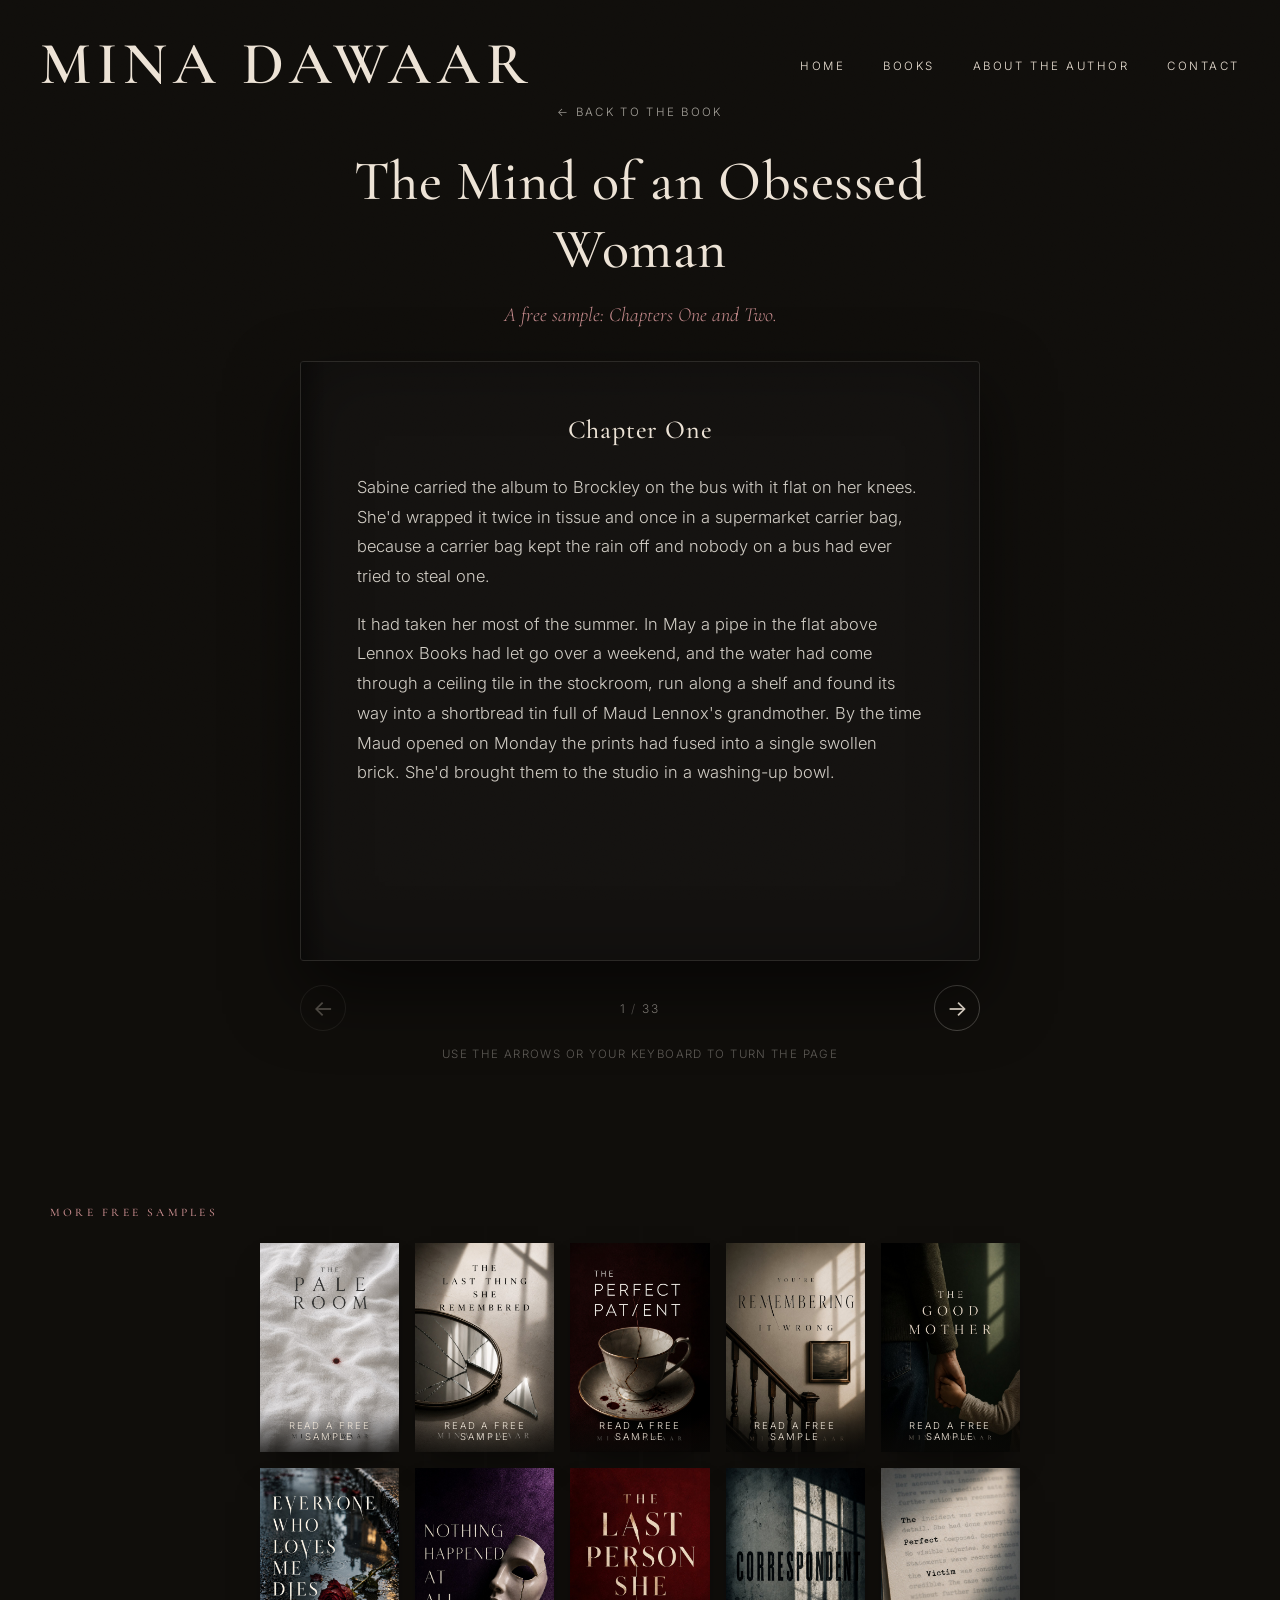
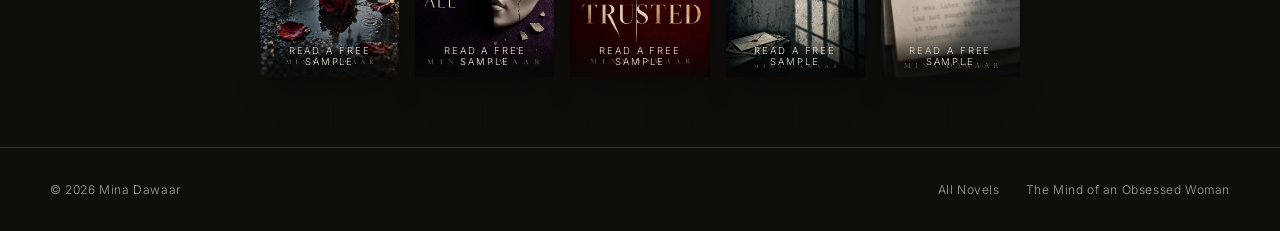
<file: sample-mind-of-an-obsessed-woman.html>
<!DOCTYPE html>
<html lang="en">
<head>
<meta charset="UTF-8">
<meta name="viewport" content="width=device-width, initial-scale=1.0">
<title>Free Sample: The Mind of an Obsessed Woman | Mina Dawaar</title>
<meta name="description" content="Read the opening two chapters of The Mind of an Obsessed Woman by Mina Dawaar, free. No signup, no email, start reading in the browser.">
<meta name="robots" content="index, follow, max-snippet:-1, max-image-preview:large">
<link rel="canonical" href="https://www.minadawaar.com/sample-mind-of-an-obsessed-woman.html">
<link rel="icon" type="image/png" href="favicon.png">
<meta name="geo.region" content="CA-ON">
<meta name="theme-color" content="#100E0B">

<meta property="og:type" content="article">
<meta property="og:site_name" content="Mina Dawaar">
<meta property="og:title" content="Read a Free Sample: The Mind of an Obsessed Woman">
<meta property="og:description" content="The opening two chapters of The Mind of an Obsessed Woman, free to read. No signup, no email.">
<meta property="og:url" content="https://www.minadawaar.com/sample-mind-of-an-obsessed-woman.html">
<meta property="og:locale" content="en_CA">
<meta property="og:locale:alternate" content="en_US">
<meta property="og:image" content="https://www.minadawaar.com/cover-mind-of-an-obsessed-woman.jpg">
<meta property="og:image:width" content="1023">
<meta property="og:image:height" content="1537">

<meta name="twitter:card" content="summary_large_image">
<meta name="twitter:title" content="Read a Free Sample: The Mind of an Obsessed Woman">
<meta name="twitter:description" content="The opening two chapters of The Mind of an Obsessed Woman, free to read. No signup, no email.">
<meta name="twitter:image" content="https://www.minadawaar.com/cover-mind-of-an-obsessed-woman.jpg">

<script type="application/ld+json">
{
  "@context": "https://schema.org",
  "@type": "Book",
  "name": "The Mind of an Obsessed Woman",
  "url": "https://www.minadawaar.com/sample-mind-of-an-obsessed-woman.html",
  "image": "https://www.minadawaar.com/cover-mind-of-an-obsessed-woman.jpg",
  "author": {
    "@type": "Person",
    "@id": "https://www.minadawaar.com/#author",
    "name": "Mina Dawaar",
    "url": "https://www.minadawaar.com/",
    "nationality": "Canadian",
    "address": {
      "@type": "PostalAddress",
      "addressRegion": "Ontario",
      "addressCountry": "CA"
    }
  },
  "description": "A Toronto therapist has spent twenty years diagramming the traps other people build and then step into, and has quietly concluded that a woman who can see the mechanism cannot be caught inside it. She is exactly as right about that as everyone who has ever believed it.",
  "genre": ["Psychological Thriller", "Suspense"],
  "inLanguage": "en",
  "bookFormat": "https://schema.org/EBook",
  "offers": {
    "@type": "Offer",
    "url": "https://www.amazon.com/dp/B0HDKR1MTZ",
    "price": "12.99",
    "priceCurrency": "USD",
    "availability": "https://schema.org/InStock",
    "eligibleRegion": [
      { "@type": "Country", "name": "US" },
      { "@type": "Country", "name": "CA" }
    ]
  },
  "workExample": {
    "@type": "Book",
    "@id": "https://www.minadawaar.com/sample-mind-of-an-obsessed-woman.html",
    "name": "The Mind of an Obsessed Woman: Free Sample (Chapters One and Two)",
    "url": "https://www.minadawaar.com/sample-mind-of-an-obsessed-woman.html",
    "isAccessibleForFree": true,
    "inLanguage": "en",
    "bookFormat": "https://schema.org/EBook"
  }
}
</script>

<script type="application/ld+json">
{
  "@context": "https://schema.org",
  "@type": "BreadcrumbList",
  "itemListElement": [
      {
        "@type": "ListItem",
        "position": 1,
        "name": "Books",
        "item": "https://www.minadawaar.com/"
      },
      {
        "@type": "ListItem",
        "position": 2,
        "name": "The Mind of an Obsessed Woman",
        "item": "https://www.minadawaar.com/mind-of-an-obsessed-woman.html"
      },
      {
        "@type": "ListItem",
        "position": 3,
        "name": "Free Sample",
        "item": "https://www.minadawaar.com/sample-mind-of-an-obsessed-woman.html"
      }
  ]
}
</script>

<link rel="stylesheet" href="style.css">
</head>
<body>
<div class="grain"></div>

<nav class="site-nav on-dark-top">
  <a href="index.html#collection" class="nav-mark nav-mark-big">MINA DAWAAR</a>
  <ul class="nav-links">
    <li><a href="index.html#collection">Home</a></li>
    <li><a href="index.html#collection">Books</a></li>
    <li><a href="index.html#about">About the Author</a></li>
    <li><a href="index.html#contact">Contact</a></li>
  </ul>
  <button class="nav-toggle" aria-label="Open menu"><span></span></button>
</nav>

<section class="reader">
  <div class="reader-head">
    <a href="mind-of-an-obsessed-woman.html" class="back-link">&larr; Back to the Book</a>
    <h1 class="book-title-visible">The Mind of an Obsessed Woman</h1>
    <p class="book-hook">A free sample: Chapters One and Two.</p>
  </div>

  <div class="book" id="reader-book">
  <div class="book-page" data-page="1">
    <h2 class="chapter-heading">Chapter One</h2>
    <p>Sabine carried the album to Brockley on the bus with it flat on her knees. She'd wrapped it twice in tissue and once in a supermarket carrier bag, because a carrier bag kept the rain off and nobody on a bus had ever tried to steal one.</p>
    <p>It had taken her most of the summer. In May a pipe in the flat above Lennox Books had let go over a weekend, and the water had come through a ceiling tile in the stockroom, run along a shelf and found its way into a shortbread tin full of Maud Lennox's grandmother. By the time Maud opened on Monday the prints had fused into a single swollen brick. She'd brought them to the studio in a washing-up bowl.</p>
  </div>
  <div class="book-page" data-page="2">
    <p>Most people who brought Sabine something ruined apologized for it. Maud had put the bowl on the reception desk and said, "I know. I know. Just tell me honestly if they're dead."</p>
    <p>They weren't dead. Sabine had separated them over eleven Thursday afternoons with a spatula, a humidity chamber and a great deal of not hurrying. Some had lost their corners. One had lost most of a wedding guest. The rest had come back flat and clean, and she'd mounted them in a new album with interleaving tissue and a label on the spine that said <em>Edie Lennox, 1948 to 1971</em>, in pencil, because ink was a commitment.</p>
    <p>The shop sat in the middle of a parade between a launderette and a nail bar. It had a green door with a brass bell that rang twice, once when it opened and once, more quietly, when it settled. Inside it smelled of paper and the oil heater Maud ran even in September. Maud was behind the counter with her hair clipped up in a bulldog clip, eating a sausage roll out of the bag.</p>
  </div>
  <div class="book-page" data-page="3">
    <p>"Oh God," Maud said. "Is that her?"</p>
    <p>"It's all of her."</p>
    <p>Maud wiped her hands on her cardigan and then, looking at the tissue, wiped them again on a napkin. Sabine set the album down and folded the tissue back and stepped away from the counter so Maud could have it to herself.</p>
    <p>Clients who got back a photograph they'd given up on usually cried, or talked very fast about the person in it. Maud turned the pages slowly with the edge of one finger and didn't say anything at all for almost a minute, and Sabine liked her more for that than she had for anything else so far.</p>
    <p>"Look at her hat," Maud said eventually.</p>
    <p>"That's Margate. There's a pencil note on the back of the original. Edie and Sid, Margate, 1953."</p>
  </div>
  <div class="book-page" data-page="4">
    <p>"How do you know that's Margate?"</p>
    <p>"The Scenic Railway's behind her. And it says so on the back."</p>
    <p>Maud laughed and covered her mouth with her wrist. "I grew up thinking she was a miserable old cow. Look at her. She's having the time of her life."</p>
    <p>Sabine looked instead at the hook behind the counter.</p>
    <p>It was an old brass coat hook screwed into the wall above the till roll, and on it, over Maud's parka, hung a bag. Green leather, darker along the handle where a hand had held it. A square brass clasp. A short strap, re-stitched with thread a shade too light.</p>
    <p>Sabine knew the bag. She had seen it once, on a Saturday in June, in the window of a vintage shop in Tooting, and she had heard about it at length the same evening.</p>
  </div>
  <div class="book-page" data-page="5">
    <p>That had been at Maud's flat in Catford, at a dinner Sabine still wasn't sure why she'd been invited to. Maud collected people. She'd collected Sabine over a washing-up bowl. There had been six of them around a table meant for four: Maud, Maud's sister Ottilie and Ottilie's husband Rafe, a woman called Priya who worked at the library, a man whose name Sabine had forgotten because he'd talked mostly to Priya, and Sabine. Rules still allowed six indoors. Maud had counted them in at the door.</p>
    <p>Ottilie was two years older than Maud and dressed as if she had a plan for the day. She'd worn tiny gold hoops with a stone in each, and she'd touched the left one whenever Rafe spoke. Over the lamb Maud had described the bag in the Tooting window. The green, the clasp, the obscene price, and the fact that she'd gone in and held it and put it back and walked round the block and come back and looked at it through the glass again.</p>
  </div>
  <div class="book-page" data-page="6">
    <p>"You always want whatever you're looking at," Ottilie had said, and laughed.</p>
    <p>It wasn't unkind. Everyone laughed with her. Maud threw a napkin across the table and it landed in the gravy, and Rafe said that proved it, and the man whose name Sabine had forgotten said something about magpies. Sabine had laughed too, a little late, and then remembered the sentence exactly, because that was what her mind did with sentences.</p>
    <p>Three weeks later Ottilie was dead.</p>
    <p>Maud had sent a message to everyone who'd been at the table. It said that Otti had collapsed at home on the Saturday morning and died in hospital that night, that it had been a burst blood vessel in her brain nobody had known was there, and that the funeral would be small. Sabine had read it on the studio fire escape. She'd bought a card with no picture on it, because every picture seemed to be making a point, and written in it for twenty minutes and said almost nothing.</p>
  </div>
  <div class="book-page" data-page="7">
    <p>She hadn't gone to the funeral. She hadn't been close enough for that. She'd seen Maud twice since, both times at the studio about the album, and both times Maud had looked like someone who had been awake for a month and had decided to be funny about it.</p>
    <p>"You found it, then," Sabine said, and nodded at the hook.</p>
    <p>Maud looked round. Her face did something complicated.</p>
    <p>"Oh," she said. "Yeah. In August."</p>
    <p>"It suits the shop."</p>
    <p>"I went back for it after the funeral." Maud turned the next page of the album without looking at it. "Isn't that awful? I walked past on the way to the bus and it was still in the window, and I just went in. I didn't even try to talk myself out of it. I think I thought, well, she can't say anything now."</p>
  </div>
  <div class="book-page" data-page="8">
    <p>She said it as a joke and it came out as the truth. She blinked at the album.</p>
    <p>"It's not awful," Sabine said.</p>
    <p>"It's a bit awful."</p>
    <p>Maud's phone lit up on the counter between them, face up beside the sausage roll bag.</p>
    <p class="msg">Parcelline: Your driver Nell is 2 stops away.</p>
    <p>The kettle in the back room clicked off. A woman in a rain jacket came in, set the bell going twice, and asked if there was anything on ferns. Maud said there was a whole shelf on ferns, God help her, second case on the left, and the woman went to it.</p>
    <p>Sabine looked at the bag again.</p>
    <p>It was a good bag. Someone had looked after it for fifty years before Maud, and someone had mended the strap properly. Sabine felt sick, suddenly and plainly, and then ashamed of it. There was no reason at all for her stomach to have turned over.</p>
  </div>
  <div class="book-page" data-page="9">
    <p>Sabine's own mother had bought a conservatory the month after Sabine's grandfather died, and never once sat in it.</p>
    <p>"Do you want tea?" Maud said. "I was making tea. Stay for tea. I owe you about four hundred cups of tea."</p>
    <p>"I should get back."</p>
    <p>"You're on your lunch."</p>
    <p>"I was on my lunch," Sabine said. "An hour ago."</p>
    <p>Maud went to make it anyway. Sabine stood at the counter with the album and read the spines of the books in the nearest case without taking in the titles. She could hear Maud in the back room talking to the kettle.</p>
    <p>A courier backed in through the door with three boxes stacked on a trolley and set them down against the fern shelf. Maud came out and signed a screen with her finger, and the courier went, and the bell rang twice.</p>
  </div>
  <div class="book-page" data-page="10">
    <p>Sabine's phone buzzed in her coat. It was the studio.</p>
    <p>"Where are you?" Crispin said.</p>
    <p>He never said hello on the phone. He said it was a waste of both parties' time.</p>
    <p>"Brockley. I'm dropping off the Lennox album."</p>
    <p>"We don't deliver."</p>
    <p>"It's on my way home. I took it on my lunch."</p>
    <p>"Your lunch," Crispin said, "was at one."</p>
    <p>She could hear the studio behind him. The extractor, Tomasz's radio low on something classical, the clack of someone using the guillotine too hard. Crispin would be at the end of the long bench in his apron.</p>
    <p>"I'll be back by three."</p>
    <p>"You'll be back when you're back. I've got the Hallam boxes sitting on your bench, and the Hallams are coming at four to be told what we've done with them, and at the moment what we've done with them is nothing."</p>
  </div>
  <div class="book-page" data-page="11">
    <p>"I'll be back by three," Sabine said again, and he hung up.</p>
    <p>Maud had come out with two mugs. She'd put Sabine's in front of her with the teabag still in. Sabine took it that way and had only ever mentioned it once, in May, in passing, to the receptionist.</p>
    <p>"Your boss?" Maud said.</p>
    <p>"Yes."</p>
    <p>"He sounds like a twat."</p>
    <p>Sabine didn't say anything. Maud grinned at her over the mug.</p>
    <p>"You don't have to agree. I can tell from your face. You've got a very agreeing face and you're not letting it."</p>
    <p>"He's very good at what he does."</p>
    <p>"Lots of twats are." Maud blew on her tea. "What do I owe you? Don't tell me. I know it's a lot. I got the invoice. I put it in the drawer and I've been opening the drawer every day and looking at it, like it's a spider."</p>
  </div>
  <div class="book-page" data-page="12">
    <p>"It's paid. The insurance paid."</p>
    <p>"Bastian's insurance," Maud said, and her whole face hardened and then gave up. "Well. Good. That's the first thing that man's paid for in six years."</p>
    <p>Sabine drank some of the tea because it would have been rude not to. It was too hot and she let it scald her.</p>
    <p>"I'm glad she's back," Maud said. She had her hand flat on the album now. "Honestly. It's stupid. I haven't got many of anybody. Mum didn't keep things. Otti kept everything, but Rafe's got all that now and I can't really ask, can I? Not yet." She pressed her lips together. "Thank you. You're very good at your job."</p>
    <p>"I just didn't hurry."</p>
  </div>
  <div class="book-page" data-page="13">
    <p>"That's what being good at a job is, mostly."</p>
    <p>The woman with the ferns bought a book on ferns. Sabine put her mug down, half full, and said she really did have to go, and Maud came round the counter and hugged her with one arm, which Sabine hadn't expected and didn't know what to do with. She was pleased, and embarrassed to be pleased. Maud smelled of pastry and the heater, and the cardigan was rough against Sabine's cheek.</p>
    <p>Sabine's eyes went to the hook over Maud's shoulder. From close up she could see where the old owner's hand had darkened the leather, and a small pale scratch on the clasp.</p>
    <p>"Come back and buy something," Maud said into her ear. "I need the money."</p>
  </div>
  <div class="book-page" data-page="14">
    <p class="scene-break">* * *</p>
    <p>She was back at the studio at ten past three. The Hallams came at four and were told what had been done with their boxes, which by then was a little, and Crispin did the telling and said <em>I</em> throughout.</p>
    <p>Sabine walked home from the station in the last of the light. Her flat was on a side street ten minutes from the parade, the ground floor of a house split into three, with a sash window in the front room that rattled if a bus went past. She took off her coat and washed her hands for longer than they needed and cracked two eggs into a pan.</p>
    <p>She ate half of them standing up at the counter, and then she put the plate down. Her stomach was a closed fist. She was frightened, and she didn't know of what.</p>
  </div>
  <div class="book-page" data-page="15">
    <p>It was nothing. It was a woman buying a bag.</p>
    <p>A woman had stood in a shop window in June wanting something, and her sister had laughed at her for it, and three weeks later the sister had died of a thing in her head that had probably been there since she was born. Then the woman had gone back and bought the bag. That wasn't a pattern. That was grief, and August, and a person walking past a window on the way to a bus.</p>
    <p>Sabine scraped the rest of the eggs into the bin.</p>
    <p>She knew exactly how this went. She'd known since she was a child. A thought came in, uninvited and ugly, and she looked at it, and it looked back, and the only thing to do was to name it for what it was and put it down. So she named it. She was thinking something unkind about a grieving woman who had just hugged her.</p>
  </div>
  <div class="book-page" data-page="16">
    <p>She didn't put it down.</p>
    <p>In the drawer under the cutlery she kept a stack of plain notebooks, black card covers, squared paper, five in a pack from the art shop by the station. She used them for treatment notes when she was working at home. She took the top one out and sat at the kitchen table and opened it to the first page and uncapped a pen.</p>
    <p>For a while she didn't write anything. The window rattled when a bus went by.</p>
    <p>Then she wrote the sentence exactly as she'd heard it, because that was what her mind did with sentences.</p>
    <p class="msg">You always want whatever you're looking at.</p>
    <p>Under it, smaller, she wrote the date.</p>
    <p class="msg">16 September. The bag.</p>
  </div>
  <div class="book-page" data-page="17">
    <p>She looked at the two lines for a long time, and then she closed the notebook and put it back in the drawer on top of the others, with the cutlery, where it looked like nothing at all.</p>
  </div>
  <div class="book-page" data-page="18">
    <h2 class="chapter-heading">Chapter Two</h2>
    <p>Harland Conservation occupied the top floor of a converted tannery two streets back from Bermondsey Street, above a company that made artisan dog food and below a sky that came in through six long skylights and made the studio the best-lit room Sabine had ever worked in. On Monday mornings the skylights were still wet from the weekend, and the room was cold until ten. Crispin had a man who came to clean them once a month, and he was always a week late.</p>
    <p>The Hallam boxes were on her bench where she'd left them. Four archive boxes of a Victorian photographer's studio stock that a great-great-grandson had found in a loft in Sydenham and wanted to know what to do with. Most of it was cartes de visite, small portraits on card mounts the size of a playing card, stamped on the back with the studio's name in gold. A few hundred were fine. A few dozen had been nibbled. One box had sat under a leaking water tank and grown a pale fur.</p>
  </div>
  <div class="book-page" data-page="19">
    <p>Sabine put on gloves and started where she'd stopped on Friday. The damp box smelled of a cellar even with the lid off. The nitrile squeaked against the card when she lifted the first stack, and she set her mask higher on her nose.</p>
    <p>By eleven she'd separated the mold box into three trays: prints to clean, prints to stabilize and leave alone, and mounts that had shed their prints altogether. The last tray was the smallest. Empty cards, foxed with brown spots, the gold stamp on the back still bright. <em>W. Hallam, Photographic Artist, Lordship Lane.</em></p>
    <p>Crispin came down the bench at half past, drying his hands on a paper towel.</p>
  </div>
  <div class="book-page" data-page="20">
    <p>He was fifty-three and moved like someone who had once rowed. He wore a navy apron over a pressed shirt and he wore reading glasses on a cord, which he said was a practical decision and which everyone in the studio knew was an aesthetic one. He picked up one of the empty mounts by its edges and turned it over.</p>
    <p>"What are these for?"</p>
    <p>"They're from the damp box. The prints came away."</p>
    <p>"I can see that." He put it down. "They're not for anything, are they? They're cardboard. Bin them."</p>
    <p>"They're original."</p>
    <p>"They're original cardboard." Crispin looked at the tray, then at her, with the particular patience he used on clients who asked if they could just use Sellotape. "The client wants the portraits. Nobody is going to look at an empty mount and weep. Bin them, log the count, move on."</p>
  </div>
  <div class="book-page" data-page="21">
    <p>He went back up the bench.</p>
    <p>Sabine waited until he'd reached his desk. Then she took a polyester sleeve from the drawer, slid the empty mounts into it in the order they'd come out of the box, wrote the box number and the count on a label in pencil, and put the sleeve at the back of the tray.</p>
    <p>You didn't throw away the original. That was the first thing anyone had taught her, at twenty, in a basement at Camberwell, and it was the only rule of the job she'd never once had to think about. You might not know yet what a thing was for. Somebody after you might. The mount carried the studio stamp and the stamp carried the date and the street, and one day a great-great-grandson in a loft would want to know which Hallam, and when, and where.</p>
  </div>
  <div class="book-page" data-page="22">
    <p>Tomasz, on the next bench, watched her do it and didn't say anything. He was cleaning the edge of a map with a brush so soft it looked like smoke.</p>
    <p class="scene-break">* * *</p>
    <p>The client came at twelve. She was from a local history society in Dulwich and had brought a cardboard tube of architect's drawings, and she was delighted with everything, including the skylights and the dog-food smell and the view of other people's roofs.</p>
    <p>Crispin showed her round. He liked showing people round. He showed her the humidity chamber and the suction table and Tomasz's map, and then he brought her down to Sabine's bench, where Sabine was lifting surface dirt off a portrait of a bearded man with a pencil eraser crumbled to dust.</p>
  </div>
  <div class="book-page" data-page="23">
    <p>"And this is Sabine," Crispin said, "who is very, very careful."</p>
    <p>The woman from the history society smiled at her.</p>
    <p>"Too careful, sometimes. Aren't you." Crispin picked up the brush Sabine had set down and looked at the bristles. "You see this? She's using the wrong brush. That's a number four. You'd want a two on albumen, or you'll lift the highlights." He put the brush back a little too far from where it had been. "We all have our habits."</p>
    <p>It wasn't a number four. It was a two. Sabine had bought it herself, in Lewes, and it had her initials burned into the handle.</p>
    <p>"Oh, I'm sure she knows what she's doing," the woman said, uncertainly.</p>
  </div>
  <div class="book-page" data-page="24">
    <p>"She does," Crispin said. "Mostly."</p>
    <p>They moved on to the plan chests. Sabine picked the brush up and put it back in its place and went on with the bearded man. Her face was hot to the tops of her ears. Her hands, when she looked at them, were perfectly steady. Crispin had never once been able to fault her hands.</p>
    <p>She thought about Crispin leaving that evening. He cycled home to Blackheath on a road bike that cost more than her mother's car, and he kept it in the hall downstairs with a lock the size of a fist. She thought about him coming down the hill on it in the dark, and the chain going, and the handlebars going sideways, and his head going into the curb.</p>
  </div>
  <div class="book-page" data-page="25">
    <p>She stopped.</p>
    <p>She didn't mean that. She didn't want that. It had come in on its own and it wasn't hers.</p>
    <p>Under the bench, where nobody could see, she pressed her thumbnail into the pad of her left palm until it hurt, and kept it there while she lifted a speck of dirt from the bearded man's collar with the tip of the brush. When she took her thumb away there was a little red crescent. It faded while she watched.</p>
    <p>She'd done that since she was about eleven. She couldn't have said who had taught her, only that it worked the way a slap works. Something bad had been let in, and now it had been paid for.</p>
    <p class="scene-break">* * *</p>
    <p>At one she ate her lunch on the back steps with Tomasz.</p>
  </div>
  <div class="book-page" data-page="26">
    <p>Tomasz was thirty and from Łódź and had the gift of being liked by Crispin without seeming to try, which Sabine had studied for four years and never managed to copy. He brought the same lunch every day, black bread with some kind of smoked cheese, and he offered her half of it every day, and every day she said no and he looked hurt for exactly one second.</p>
    <p>"He did the brush thing again," Tomasz said.</p>
    <p>"It's fine."</p>
    <p>"It's not fine. It was your brush. I watched you buy it. You spent forty minutes deciding."</p>
    <p>"He's under pressure with the Hallams."</p>
    <p>"He's under pressure with being a dick." Tomasz tore his bread. "You should say something. Not to him. To Ruth." Ruth was the business manager, who came in on Tuesdays and Thursdays and was afraid of Crispin in a more practical way than anyone else. "Or you should apply for the V&amp;A job. They're hiring paper people again."</p>
  </div>
  <div class="book-page" data-page="27">
    <p>"I'm not a paper person."</p>
    <p>"You're a person who is too good for this bench and you know it."</p>
    <p>He said it lightly, and Sabine felt it go in under her ribs and stay there, warm and sore. She didn't know what to do with things like that. She said she'd look at the job, which she wouldn't, and Tomasz nodded.</p>
    <p>When he went back up, she stayed on the steps with her phone. The concrete was cold through her trousers. A delivery van idled at the gate with its back doors open.</p>
    <p>She wasn't looking for anything. She was looking up the shop, because Maud had said she needed the money and Sabine had thought vaguely that she might leave a review. Lennox Books had a website with one page on it and a photograph of the green door. <em>Secondhand, out of print and occasionally unhinged. Est. 2015.</em> There were forty reviews, all five stars.</p>
  </div>
  <div class="book-page" data-page="28">
    <p>Sabine typed Maud's name instead.</p>
    <p>It was a thing she did with people. She didn't think of it as prying. People put themselves in the world, and she liked to know the edges of whoever she was dealing with. She'd once found out that the woman who owned the studio's building had been a junior ice dancer, and had never mentioned it to anyone, and had enjoyed knowing it for months.</p>
    <p>Maud Lennox turned up on a council page about pavement licenses. She turned up in a photograph from a Brockley street festival, wearing a crown made of paperbacks. She turned up, on the second page of results, in a local news report from August 2014.</p>
  </div>
  <div class="book-page" data-page="29">
    <p class="msg">Man drowns off north Cornwall beach.</p>
    <p>Sabine opened it.</p>
    <p>A man named Stellan Rusk, thirty-two, from Greenwich, had drowned on a Saturday afternoon after getting into difficulty while swimming off a beach near St Agnes. Lifeguards had been on duty further along the beach. He had been pulled from the water by two surfers and given CPR on the sand and pronounced dead at the scene. His fiancée, Maud Lennox, twenty-nine, had raised the alarm. The coastguard urged visitors to swim between the flags. There was a photograph of a wide pale beach under a gray sky and no photograph of Stellan Rusk.</p>
    <p>Sabine read it twice.</p>
    <p>She knew the name. She could hear it being said, in June, across the table in Catford. Priya from the library had asked Maud how long the shop had been going, and Maud had said "since Stellan," easily, reaching for the wine. The table had gone quiet in a way that had nothing to do with volume. Ottilie had touched her left earring and asked Rafe loudly whether he'd remembered to book the car.</p>
  </div>
  <div class="book-page" data-page="30">
    <p>She typed Ottilie's married name before she could decide not to.</p>
    <p>There wasn't much. A funeral director in Dulwich kept an online page of notices, and Ottilie's was the third from the top, with a photograph that must have been taken at a wedding. She was laughing at something outside the frame. <em>Calloway, Ottilie Jane (née Lennox). Suddenly, on 10th July, aged 38. Beloved wife of Rafe, adored sister of Maud, daughter of the late Rosalind. Private cremation. Donations if desired to the neurology unit at King's.</em></p>
    <p>The late Rosalind. Sabine read that twice as well.</p>
    <p>Below the notice there was a space for condolences, and people had left them. Forty-one messages. A lot of them said <em>so sudden</em>. One said <em>I can't believe I saw you on Thursday</em>. One, from someone called Jo, said <em>She'd have hated all this fuss, she'd have wanted us down the pub</em>, and had a crying face and a pint glass after it. Maud hadn't written anything. Rafe hadn't either. Sabine scrolled to the bottom and back to the top as though there might be a message from the sister she'd missed, and then she felt ashamed and closed the page. Her thumb had left a greasy print on the screen over Ottilie's laughing face, and she wiped it off on her sleeve.</p>
  </div>
  <div class="book-page" data-page="31">
    <p>A doctor had put a word to that one. A burst blood vessel. A thing that had been there from birth.</p>
    <p>She opened the Cornwall report again anyway.</p>
    <p>She sat on the step with her phone warm in her hand.</p>
    <p>A fiancé drowned, and a year later a bookshop opened. A sister laughed at a bag, and three weeks later the sister was dead, and a month after that the bag was hanging on a hook behind the till.</p>
    <p>She could hear exactly how that sounded. It sounded like a woman who spent too long alone in a quiet room looking for damage in other people's things. It sounded like the thought about Crispin's bike.</p>
    <p>But the thought about Crispin's bike had come in by itself. This hadn't. This was two facts, and she had found both of them in the world, and she hadn't made either of them up.</p>
  </div>
  <div class="book-page" data-page="32">
    <p>Upstairs, somebody opened a skylight and the smell of wet roofs came down the stairwell.</p>
    <p>Sabine took a screenshot of the report. Then she saved the page as well, because screenshots got lost, and then she went back up to the bench and put her gloves on and finished the bearded man's collar with the number two brush, the right brush, her brush, and didn't look at Crispin once for the rest of the afternoon.</p>
  </div>
  <div class="book-page end-page" data-page="33">
    <p>The sample ends here.</p>
    <div class="book-actions">
      <a href="https://www.amazon.com/dp/B0HDKR1MTZ" class="btn solid" target="_blank" rel="noopener">Continue on Kindle</a>
      <a href="mind-of-an-obsessed-woman.html" class="btn">Back to the Book</a>
    </div>
  </div>
  </div>

  <div class="reader-controls">
    <button class="pager" id="prev-page" aria-label="Previous page" disabled>&larr;</button>
    <span class="reader-progress"><span id="page-now">1</span><span class="sep">/</span><span id="page-total">33</span></span>
    <button class="pager" id="next-page" aria-label="Next page">&rarr;</button>
  </div>
  <p class="reader-hint">Use the arrows or your keyboard to turn the page</p>
</section>

<!-- ================= MORE SAMPLES ================= -->
<section class="book-section reveal">
  <h3>More Free Samples</h3>
  <div class="related-grid related-grid-wide">
    <a href="sample-pale-room.html" class="related-card">
      <img loading="lazy" src="cover-pale-room.jpg" alt="The Pale Room by Mina Dawaar" width="1023" height="1537">
      <span class="related-tag">Read a Free Sample</span>
    </a>
    <a href="sample-last-thing-she-remembered.html" class="related-card">
      <img loading="lazy" src="cover-last-thing-she-remembered.jpg" alt="The Last Thing She Remembered by Mina Dawaar" width="1024" height="1536">
      <span class="related-tag">Read a Free Sample</span>
    </a>
    <a href="sample-perfect-patient.html" class="related-card">
      <img loading="lazy" src="cover-perfect-patient.jpg" alt="The Perfect Patient by Mina Dawaar" width="1023" height="1537">
      <span class="related-tag">Read a Free Sample</span>
    </a>
    <a href="sample-remembering-it-wrong.html" class="related-card">
      <img loading="lazy" src="cover-remembering-it-wrong.jpg" alt="You&rsquo;re Remembering It Wrong by Mina Dawaar" width="1023" height="1537">
      <span class="related-tag">Read a Free Sample</span>
    </a>
    <a href="sample-good-mother.html" class="related-card">
      <img loading="lazy" src="cover-good-mother.jpg" alt="The Good Mother by Mina Dawaar" width="1023" height="1537">
      <span class="related-tag">Read a Free Sample</span>
    </a>
    <a href="sample-everyone-who-loves-me-dies.html" class="related-card">
      <img loading="lazy" src="cover-everyone-who-loves-me-dies.jpg" alt="Everyone Who Loves Me Dies by Mina Dawaar" width="1024" height="1536">
      <span class="related-tag">Read a Free Sample</span>
    </a>
    <a href="sample-nothing-happened-at-all.html" class="related-card">
      <img loading="lazy" src="cover-nothing-happened-at-all.jpg" alt="Nothing Happened at All by Mina Dawaar" width="1023" height="1537">
      <span class="related-tag">Read a Free Sample</span>
    </a>
    <a href="sample-last-person-she-trusted.html" class="related-card">
      <img loading="lazy" src="cover-last-person-she-trusted.jpg" alt="The Last Person She Trusted by Mina Dawaar" width="1024" height="1536">
      <span class="related-tag">Read a Free Sample</span>
    </a>
    <a href="sample-correspondent.html" class="related-card">
      <img loading="lazy" src="cover-correspondent.jpg" alt="Correspondent by Mina Dawaar" width="1023" height="1537">
      <span class="related-tag">Read a Free Sample</span>
    </a>
    <a href="sample-perfect-victim.html" class="related-card">
      <img loading="lazy" src="cover-perfect-victim.jpg" alt="The Perfect Victim by Mina Dawaar" width="1024" height="1536">
      <span class="related-tag">Read a Free Sample</span>
    </a>
  </div>
</section>

<footer class="site-footer">
  <div class="footer-inner">
    <span>&copy; 2026 Mina Dawaar</span>
    <div class="footer-links">
      <a href="index.html#collection">All Novels</a>
      <a href="mind-of-an-obsessed-woman.html">The Mind of an Obsessed Woman</a>
    </div>
  </div>
</footer>

<script src="script.js"></script>
</body>
</html>
</file>
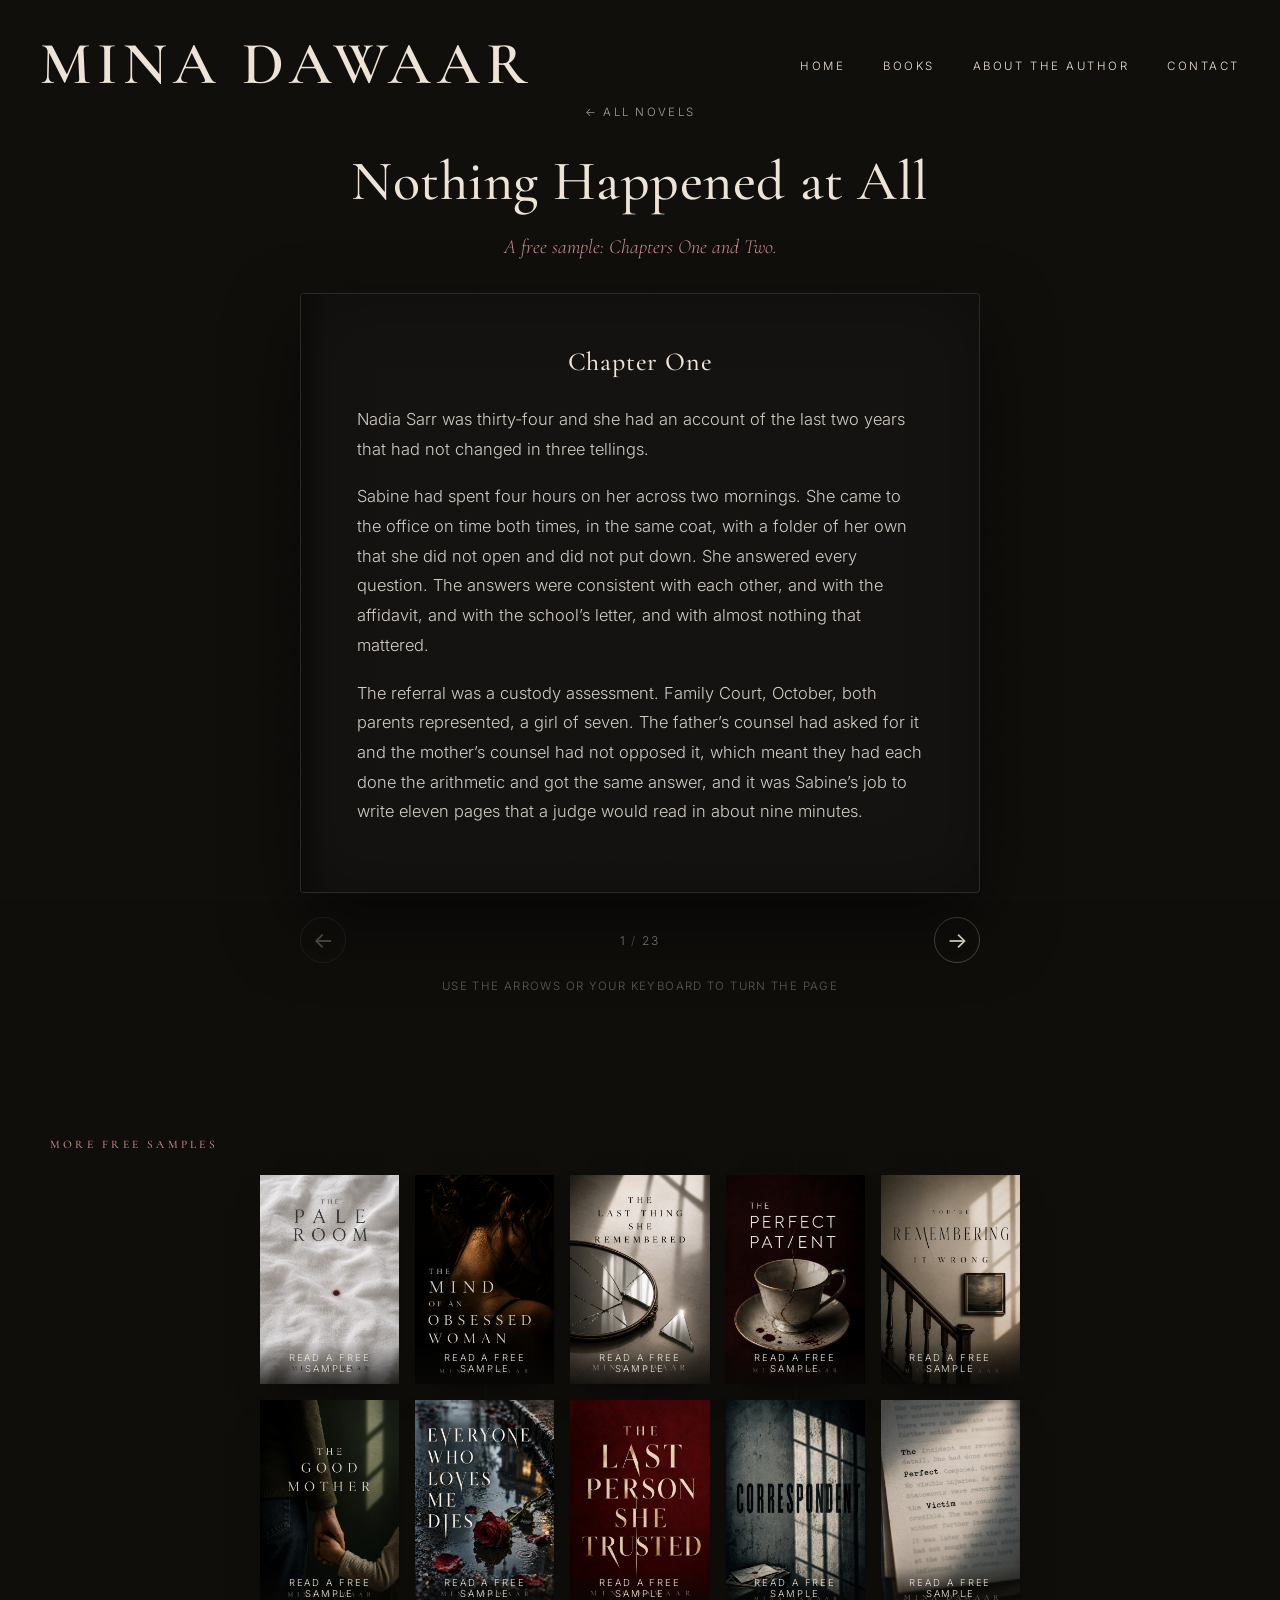
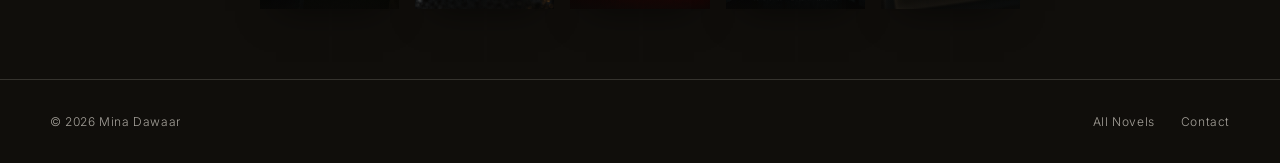
<file: sample-nothing-happened-at-all.html>
<!DOCTYPE html>
<html lang="en">
<head>
<meta charset="UTF-8">
<meta name="viewport" content="width=device-width, initial-scale=1.0">
<title>Free Sample: Nothing Happened at All | Mina Dawaar</title>
<meta name="description" content="Read the opening two chapters of Nothing Happened at All by Mina Dawaar, free. No signup, no email.">
<meta name="robots" content="index, follow, max-snippet:-1, max-image-preview:large">
<link rel="canonical" href="https://www.minadawaar.com/sample-nothing-happened-at-all.html">
<link rel="icon" type="image/png" href="favicon.png">
<meta name="geo.region" content="CA-ON">
<meta name="theme-color" content="#100E0B">

<meta property="og:type" content="article">
<meta property="og:site_name" content="Mina Dawaar">
<meta property="og:title" content="Read a Free Sample: Nothing Happened at All">
<meta property="og:description" content="The opening two chapters of Nothing Happened at All, free to read. No signup, no email.">
<meta property="og:url" content="https://www.minadawaar.com/sample-nothing-happened-at-all.html">
<meta property="og:locale" content="en_CA">
<meta property="og:locale:alternate" content="en_US">
<meta property="og:image" content="https://www.minadawaar.com/cover-nothing-happened-at-all.jpg">
<meta property="og:image:width" content="1023">
<meta property="og:image:height" content="1537">

<meta name="twitter:card" content="summary_large_image">
<meta name="twitter:title" content="Read a Free Sample: Nothing Happened at All">
<meta name="twitter:description" content="The opening two chapters of Nothing Happened at All, free to read. No signup, no email.">
<meta name="twitter:image" content="https://www.minadawaar.com/cover-nothing-happened-at-all.jpg">

<script type="application/ld+json">
{
  "@context": "https://schema.org",
  "@type": "Book",
  "name": "Nothing Happened at All",
  "url": "https://www.minadawaar.com/sample-nothing-happened-at-all.html",
  "image": "https://www.minadawaar.com/cover-nothing-happened-at-all.jpg",
  "author": {
    "@type": "Person",
    "@id": "https://www.minadawaar.com/#author",
    "name": "Mina Dawaar",
    "url": "https://www.minadawaar.com/"
  },
  "genre": "Psychological Suspense",
  "inLanguage": "en",
  "bookFormat": "https://schema.org/EBook",
  "offers": {
    "@type": "Offer",
    "url": "https://www.amazon.com/dp/B0HHMCJC15",
    "price": "12.99",
    "priceCurrency": "USD",
    "availability": "https://schema.org/InStock",
    "eligibleRegion": [
      { "@type": "Country", "name": "US" },
      { "@type": "Country", "name": "CA" }
    ]
  },
  "workExample": {
    "@type": "Book",
    "@id": "https://www.minadawaar.com/sample-nothing-happened-at-all.html",
    "name": "Nothing Happened at All: Free Sample (Chapters One and Two)",
    "url": "https://www.minadawaar.com/sample-nothing-happened-at-all.html",
    "isAccessibleForFree": true,
    "inLanguage": "en",
    "bookFormat": "https://schema.org/EBook"
  }
}
</script>

<script type="application/ld+json">
{
  "@context": "https://schema.org",
  "@type": "BreadcrumbList",
  "itemListElement": [
      {
        "@type": "ListItem",
        "position": 1,
        "name": "Books",
        "item": "https://www.minadawaar.com/"
      },
      {
        "@type": "ListItem",
        "position": 2,
        "name": "Nothing Happened at All",
        "item": "https://www.minadawaar.com/sample-nothing-happened-at-all.html"
      }
  ]
}
</script>

<link rel="stylesheet" href="style.css">
</head>
<body>
<div class="grain"></div>

<nav class="site-nav on-dark-top">
  <a href="index.html#collection" class="nav-mark nav-mark-big">MINA DAWAAR</a>
  <ul class="nav-links">
    <li><a href="index.html#collection">Home</a></li>
    <li><a href="index.html#collection">Books</a></li>
    <li><a href="index.html#about">About the Author</a></li>
    <li><a href="index.html#contact">Contact</a></li>
  </ul>
  <button class="nav-toggle" aria-label="Open menu"><span></span></button>
</nav>

<section class="reader">
  <div class="reader-head">
    <a href="index.html#collection" class="back-link">&larr; All Novels</a>
    <h1 class="book-title-visible">Nothing Happened at All</h1>
    <p class="book-hook">A free sample: Chapters One and Two.</p>
  </div>

  <div class="book" id="reader-book">
  <div class="book-page" data-page="1">
    <h2 class="chapter-heading">Chapter One</h2>
    <p>Nadia Sarr was thirty-four and she had an account of the last two years that had not changed in three tellings.</p>
    <p>Sabine had spent four hours on her across two mornings. She came to the office on time both times, in the same coat, with a folder of her own that she did not open and did not put down. She answered every question. The answers were consistent with each other, and with the affidavit, and with the school’s letter, and with almost nothing that mattered.</p>
    <p>The referral was a custody assessment. Family Court, October, both parents represented, a girl of seven. The father’s counsel had asked for it and the mother’s counsel had not opposed it, which meant they had each done the arithmetic and got the same answer, and it was Sabine’s job to write eleven pages that a judge would read in about nine minutes.</p>
  </div>
  <div class="book-page" data-page="2">
    <p>There was one period. Eighteen months, between the separation and the interim order, in which Nadia Sarr had done a number of things that were each individually explicable.</p>
    <p>“You moved four times.”</p>
    <p>“Three. The one on Ossington was a sublet for six weeks and I’ve never counted it.”</p>
    <p>“Four addresses in eighteen months.”</p>
    <p>“If you count the sublet.”</p>
    <p>“Why?”</p>
    <p>“Because rent went up and then it went up again.” She had her hands around the folder she was not opening. “You’ve got the leases. I gave them to the lawyer in July.”</p>
    <p>“I have the leases. I’m asking why you moved.”</p>
    <p>Sarr looked at her for a second.</p>
    <p>“You’re asking whether I was moving her away from him.”</p>
  </div>
  <div class="book-page" data-page="3">
    <p>“I’m asking why you moved.”</p>
    <p>“Then the answer is rent,” Sarr said. “And if you want the other answer as well, the other answer is that in the second place he came to the door twice and I did not report it because reporting it makes me the person who reports things. So you can put both of those in and I’d rather you did than picked one.”</p>
    <p>Sabine wrote <em>offered both</em> and did not underline it.</p>
    <p>She had been doing this eleven years and there were perhaps four people in that time who had handed her the unhelpful version of their own conduct unprompted, and she had never once been able to decide what it meant. An honest person does it. So does somebody who has worked out that a psychologist rewards it.</p>
  </div>
  <div class="book-page" data-page="4">
    <p>The instrument did not have a field for that.</p>
    <p>“What does she call the flat on Dovercourt?”</p>
    <p>“Home.”</p>
    <p>“And the one before?”</p>
    <p>“The old one.” Sarr’s mouth went. “She’s seven. Everything before this one is the old one. There were three of them and they’ve all got the same name.”</p>
    <p>She printed it at four, put it in a folder, and took the folder out to the car because Peregrine would read page nine in about nine seconds and tell her what was wrong with it in about four.</p>
    <p>The invitation had come to the office on Tuesday, in an envelope, by post.</p>
    <p class="scene-break">* * *</p>
    <p>The last cell tower on Airport Road stood in a field behind a fence with three strands of wire, and she passed it at four forty with the sun already off the tops of the hedgerows. After the tower the road went up. The signal died somewhere in the next four kilometers. It had died there in May on the way to a hearing in Shelburne and she had spent twenty minutes on the shoulder waiting for a map.</p>
  </div>
  <div class="book-page" data-page="5">
    <p>She pulled onto the gravel at the stop sign where the sideroad came in and put the car in park.</p>
    <p>The card was in the door pocket. She propped it against the instrument cluster and read it again with the engine running.</p>
    <p class="msg">Dr. Okafor. Friday 21 November, five thirty. Fennimore House, 4 Sideroad, Mulmur. There is a matter of professional courtesy that will not survive a letter. P.A.</p>
    <p>Four sentences and an initial.</p>
    <p>The card was buff, uncoated, heavier than it needed to be. She turned it over out of habit. It was the stock she ordered for report covers, the 300, and the Kellard Group’s supplier had put the price up twice this year and once with a letter about pulp. The edge was cut clean and slightly out of square at one corner. Somebody had trimmed it themselves rather than had it done.</p>
  </div>
  <div class="book-page" data-page="6">
    <p>Peregrine had written <em>professional courtesy</em> and left it there. In fifteen years he had never once told her a thing in advance that he could tell her in a room. In 2014 he had let her drive to Kingston without mentioning that the hearing had been adjourned, and when she came back he said that she had needed to see the building.</p>
    <p>Her phone buzzed in the cupholder. The bank, the monthly summary, the same one that arrived on the twenty-first. She cleared it with her thumb and put the phone face down on the passenger seat.</p>
    <p>Then she picked it up again and called Oren.</p>
    <p>He answered on the second ring. The extractor fan was going behind him.</p>
  </div>
  <div class="book-page" data-page="7">
    <p>“Where are you.”</p>
    <p>“Mulmur. Somewhere. There’s a sign for a river.”</p>
    <p>“That’s not a place.”</p>
    <p>“It’s a river.”</p>
    <p>“You said Shelburne.”</p>
    <p>“I said near Shelburne. It’s north of Shelburne and then it’s east.” She checked the dash. “I’m going to be an hour with Peregrine and then I’m coming back. Home by eleven.”</p>
    <p>There was a pause and something metal went down on the counter.</p>
    <p>“Eleven,” he said.</p>
    <p>“Home by eleven.”</p>
    <p>“Home by eleven.” He said it back to her flat, the second time. He did that when he wanted a thing on record. “There’s soup. I’m not waiting up but I’ll leave the light.”</p>
    <p>He hung up first. He always hung up first. She had stopped minding around year two.</p>
  </div>
  <div class="book-page" data-page="8">
    <p class="scene-break">* * *</p>
    <p>Past the stop sign the hedges came in tight on both sides and the pavement gave way to something the township had gravelled in the spring and not gone back to. She took it at forty. Twice the car found a hole and shrugged sideways and her hands corrected before she had decided anything.</p>
    <p>There were no lights. Down to the right the land dropped toward the river and one farm’s yard light stood a long way off across it, and then a fold of hill took the light and did not give it back.</p>
    <p>The bars went at the second cattle gate. She watched them go and then the crossed circle come up, and then she stopped watching.</p>
    <p>Nine minutes later the hedge broke on the left and there was a lane with a mailbox on a post and a brick house at the end of it with every downstairs window lit.</p>
  </div>
  <div class="book-page" data-page="9">
    <p>Fennimore House was two storeys, older than the road, with a low addition on the back that somebody had put on in the seventies and had not tried to match. The brick of the addition was a different brick and had been laid by a different hand.</p>
    <p>Five cars stood in the turning circle, parked anyhow on gravel.</p>
    <p>She counted them going in, twice, because the card had not mentioned anybody else. A hatchback with a roof box. A gray sedan. A pickup with a magnetic sign peeled half off the door. A small blue thing parked badly. A newer estate.</p>
    <p>She reversed into the last space so the car faced out. Oren had teased her about it for ten years and she had never once parked the other way.</p>
  </div>
  <div class="book-page" data-page="10">
    <p>The cold came up off the gravel through her shoes. The sky had gone clear and there was nothing over the fields but the last gray in the west. November had not been properly cold yet this year and nobody had put their winter coats where they could reach them. She zipped hers to the top and stood for a second listening, and there was a generator or a pump running somewhere behind the house and then it stopped.</p>
    <p>A car had been in the space beside her recently enough that the gravel was still dark where it had stood out of the frost.</p>
    <p>She took the Sarr folder off the passenger seat.</p>
    <p>The mudroom door was four steps up from the gravel, with a boot tray beside it that had nothing in it and a light burning warm somewhere further in. Voices behind the door, several, not loud. Somebody laughed once and stopped.</p>
  </div>
  <div class="book-page" data-page="11">
    <p>She went up the steps and got her hand as far as the level of the glass.</p>
    <p>The door opened.</p>
    <p>Peregrine Ash stood in the frame with the light behind him. Past his shoulder, in the hall, five other people were already standing with their coats off, turned toward the door. They had been listening to her come up the gravel.</p>
    <p>“Sabine,” he said. “Come in out of it.”</p>
  </div>
  <div class="book-page" data-page="12">
    <h2 class="chapter-heading">Chapter Two</h2>
    <p>The intake call was on the twenty-second of October and it was fifteen minutes and most of it was diary.</p>
    <p>Sabine did them herself. The office had offered twice to have somebody else do them and she had said no twice, on the grounds that the first voice a person hears from an assessment is part of the assessment, and she had never written that down anywhere because it was the sort of thing that sounds better in a corridor.</p>
    <p>“Doctor Okafor.”</p>
    <p>“Yes.”</p>
    <p>“It’s Nadia Sarr. I got a letter with a number on it.”</p>
    <p>“You did. Thank you for calling. I’ve got about fifteen minutes and I want to use them on how this works rather than on anything about you, and then we’ll book two mornings.”</p>
  </div>
  <div class="book-page" data-page="13">
    <p>“Okay.”</p>
    <p>She went through it. What the referral was. Who had asked for it. What she would do and in what order. That she would see both parents separately and the child once, at home, and that the home visit was a visit and not an inspection and that nobody was going to look in a fridge.</p>
    <p>“Do you want to ask anything.”</p>
    <p>“Not yet,” Sarr said. “You’ll get it all on the day. If I start now I’ll do it badly on the phone and then I’ll do it again on the day and you’ll have two.”</p>
    <p>Sabine wrote <em>aware of repetition effect</em> and did not underline it.</p>
    <p>“That’s a reasonable thing to want,” she said.</p>
    <p>“Can I say the shape of it, though. Not the whole thing. Just so you’re not going in cold.”</p>
  </div>
  <div class="book-page" data-page="14">
    <p>“If you’d like.”</p>
    <p>And Nadia Sarr gave it to her in about ninety seconds.</p>
    <p>Separation in the March. Three addresses, or four if you counted a sublet on Ossington that lasted six weeks. Rent went up and then it went up again. Two visits to the door on Lansdowne that she had not reported. School transfer in the September. Interim order.</p>
    <p>Then she stopped.</p>
    <p>Sabine had the pad in front of her and had written the addresses down in a column because that is where addresses go.</p>
    <p>“That’s clear,” she said.</p>
    <p>“It’s not clear. It’s short.”</p>
    <p>“It’s in order.”</p>
    <p>“Well,” Sarr said. “It happened in an order.”</p>
    <p>Sabine looked at the column.</p>
    <p>Ninety seconds was fast. Not remarkably fast. Two years of a life is not a large number of events once you take out the weather, and she had taken histories from people who could not get to the end of a fortnight in an hour and from people who could do a decade before the tea went cold, and neither of those told you anything on its own.</p>
  </div>
  <div class="book-page" data-page="15">
    <p>She wrote <em>90s, sequenced, unprompted</em> and moved on to the diary.</p>
    <p>They booked the two mornings. Sarr wanted the earlier one because of a shift and then said the shift was not really a shift, it was a thing she did on Tuesdays that she would rather not move, and did not say what it was, and Sabine did not ask, because you do not spend a question in an intake call.</p>
    <p>“One thing,” Sarr said, when the dates were done.</p>
    <p>“Go on.”</p>
    <p>“Who reads it.”</p>
    <p>“The court. Both counsel. The judge.”</p>
    <p>“That’s not what I mean.” A door went at her end. “I mean afterward. It’s got my life in it. Where does it sit.”</p>
    <p>Sabine had an answer to this. She had given it perhaps two hundred times and it was accurate and it took about forty seconds and it covered retention periods and the file and the fact that a report is a document in a proceeding and not a record about a person.</p>
  </div>
  <div class="book-page" data-page="16">
    <p>“It sits in the court file,” she said. “And on ours, for ten years.”</p>
    <p>“And can I have it.”</p>
    <p>“You can have a copy from your counsel, yes.”</p>
    <p>“No,” Sarr said. “I mean can I have it. Can I read it.”</p>
    <p>“Yes.”</p>
    <p>“People say yes to that in a voice.”</p>
    <p>“I’ve probably got a voice,” Sabine said. “You can read it. I’d rather you did. I write them so that the person can.”</p>
    <p>There was a pause on the line that was not evasion.</p>
    <p>“Right,” Sarr said. “Then I’ll see you on the third.”</p>
    <p>She rang off, and Sabine sat with a pad with a column of addresses on it and three words underneath, and did not think about it again for a fortnight.</p>
    <p class="scene-break">* * *</p>
    <p>The second interview was on the fifth of November and it went the same way as the first. Sabine could not get past that.</p>
  </div>
  <div class="book-page" data-page="17">
    <p>Nadia Sarr sat in the same chair, in the same coat, with the folder on her knees, and gave her the eighteen months again. Same order. Same four addresses, or three if you did not count the sublet, and she made the joke about the sublet again in almost the same words. Same account of the two visits to the door on Lansdowne. Same date for the school transfer.</p>
    <p>People do not do that.</p>
    <p>Sabine had taken four hundred histories and the ordinary shape of a true one is that it comes out slightly differently the second time. The order moves. Something that was central becomes a footnote. A detail arrives that was not there before, usually something the person did not know they had.</p>
  </div>
  <div class="book-page" data-page="18">
    <p>A true account is a person remembering. A rehearsed account is a person retrieving.</p>
    <p>She wrote <em>consistent across tellings</em> and then sat looking at it, because in this job that sentence can be written into the good column or the bad column and the instrument does not tell you which.</p>
    <p>“You’ve written the same thing twice,” Sarr said.</p>
    <p>“How do you know what I’ve written.”</p>
    <p>“I don’t. You’ve got the same face on.”</p>
    <p>Sabine put the pen down.</p>
    <p>“All right. I’m going to tell you what I’m thinking, because you’ll work it out and I’d rather you heard it from me. You’ve given me the same account twice, in the same order, with the same wording in three places. That’s unusual.”</p>
  </div>
  <div class="book-page" data-page="19">
    <p>“Because people forget.”</p>
    <p>“Because people remember differently.”</p>
    <p>Sarr took that. She did not get defensive and she did not explain, and she sat with her hands on the folder for what was probably four seconds.</p>
    <p>“I’ve told it eleven times,” she said. “Twice to a duty counsel. Once to a lawyer I couldn’t afford and didn’t keep. Twice on the phone to legal aid, once to the school, once to a social worker in April, once to my sister, and now three times to you if you count the intake call.</p>
    <p>“The first four times I got it wrong. Not wrong, I mean I put it in the wrong order and it came out sounding like something it isn’t, and every single time somebody wrote something down and I never saw what. So yes. I know it now. I know it the way you know a phone number.”</p>
  </div>
  <div class="book-page" data-page="20">
    <p>“That’s an answer.”</p>
    <p>“It’s the answer. It’s just not a good one for me, is it.”</p>
    <p>“No,” Sabine said. “It isn’t.”</p>
    <p>She wrote it down. Both of it: the consistency, and the reason given, and the fact that the reason given was itself consistent with either reading. Eleven tellings will produce a rehearsed account in a person who is telling the truth. It will also produce one in a person who is not, and the eleventh telling looks identical.</p>
    <p>She had written variants of that paragraph perhaps thirty times in her career and it had never once changed anything, because the form asked for a formulation and a formulation is a direction rather than a doubt.</p>
  </div>
  <div class="book-page" data-page="21">
    <p>“Can I ask you something,” Sarr said.</p>
    <p>“Yes.”</p>
    <p>“Does it help me that I told you about the door?”</p>
    <p>Sabine sat back.</p>
    <p>That was the question. That was the whole thing, asked plainly by a woman in a coat in a room on the eleventh floor on a Wednesday morning, and there was an honest answer and a kind answer and they were not the same.</p>
    <p>“It helps me,” she said. “I don’t know yet whether it helps you.”</p>
    <p>Sarr nodded slowly.</p>
    <p>“Right,” she said. “That’s what I thought.”</p>
    <p class="scene-break">* * *</p>
    <p>There was a home visit still to do and a school letter to chase and the father’s counsel had sent an affidavit at four o’clock the previous afternoon that Sabine had not read yet.</p>
  </div>
  <div class="book-page" data-page="22">
    <p>She had eleven days.</p>
  </div>
  <div class="book-page end-page" data-page="23">
    <p>The sample ends here. The full novel is available now.</p>
    <div class="book-actions">
      <a href="https://www.amazon.com/dp/B0HHMCJC15" class="btn solid" target="_blank" rel="noopener">Continue on Kindle</a>
      <a href="index.html#collection" class="btn">All Novels</a>
    </div>
  </div>
  </div>

  <div class="reader-controls">
    <button class="pager" id="prev-page" aria-label="Previous page" disabled>&larr;</button>
    <span class="reader-progress"><span id="page-now">1</span><span class="sep">/</span><span id="page-total">23</span></span>
    <button class="pager" id="next-page" aria-label="Next page">&rarr;</button>
  </div>
  <p class="reader-hint">Use the arrows or your keyboard to turn the page</p>
</section>

<!-- ================= MORE SAMPLES ================= -->
<section class="book-section reveal">
  <h3>More Free Samples</h3>
  <div class="related-grid related-grid-wide">
    <a href="sample-pale-room.html" class="related-card">
      <img loading="lazy" src="cover-pale-room.jpg" alt="The Pale Room by Mina Dawaar" width="1023" height="1537">
      <span class="related-tag">Read a Free Sample</span>
    </a>
    <a href="sample-mind-of-an-obsessed-woman.html" class="related-card">
      <img loading="lazy" src="cover-mind-of-an-obsessed-woman.jpg" alt="The Mind of an Obsessed Woman by Mina Dawaar" width="1023" height="1537">
      <span class="related-tag">Read a Free Sample</span>
    </a>
    <a href="sample-last-thing-she-remembered.html" class="related-card">
      <img loading="lazy" src="cover-last-thing-she-remembered.jpg" alt="The Last Thing She Remembered by Mina Dawaar" width="1024" height="1536">
      <span class="related-tag">Read a Free Sample</span>
    </a>
    <a href="sample-perfect-patient.html" class="related-card">
      <img loading="lazy" src="cover-perfect-patient.jpg" alt="The Perfect Patient by Mina Dawaar" width="1023" height="1537">
      <span class="related-tag">Read a Free Sample</span>
    </a>
    <a href="sample-remembering-it-wrong.html" class="related-card">
      <img loading="lazy" src="cover-remembering-it-wrong.jpg" alt="You&rsquo;re Remembering It Wrong by Mina Dawaar" width="1023" height="1537">
      <span class="related-tag">Read a Free Sample</span>
    </a>
    <a href="sample-good-mother.html" class="related-card">
      <img loading="lazy" src="cover-good-mother.jpg" alt="The Good Mother by Mina Dawaar" width="1023" height="1537">
      <span class="related-tag">Read a Free Sample</span>
    </a>
    <a href="sample-everyone-who-loves-me-dies.html" class="related-card">
      <img loading="lazy" src="cover-everyone-who-loves-me-dies.jpg" alt="Everyone Who Loves Me Dies by Mina Dawaar" width="1024" height="1536">
      <span class="related-tag">Read a Free Sample</span>
    </a>
    <a href="sample-last-person-she-trusted.html" class="related-card">
      <img loading="lazy" src="cover-last-person-she-trusted.jpg" alt="The Last Person She Trusted by Mina Dawaar" width="1024" height="1536">
      <span class="related-tag">Read a Free Sample</span>
    </a>
    <a href="sample-correspondent.html" class="related-card">
      <img loading="lazy" src="cover-correspondent.jpg" alt="Correspondent by Mina Dawaar" width="1023" height="1537">
      <span class="related-tag">Read a Free Sample</span>
    </a>
    <a href="sample-perfect-victim.html" class="related-card">
      <img loading="lazy" src="cover-perfect-victim.jpg" alt="The Perfect Victim by Mina Dawaar" width="1024" height="1536">
      <span class="related-tag">Read a Free Sample</span>
    </a>
  </div>
</section>

<footer class="site-footer">
  <div class="footer-inner">
    <span>&copy; 2026 Mina Dawaar</span>
    <div class="footer-links">
      <a href="index.html#collection">All Novels</a>
      <a href="index.html#contact">Contact</a>
    </div>
  </div>
</footer>

<script src="script.js"></script>
</body>
</html>
</file>
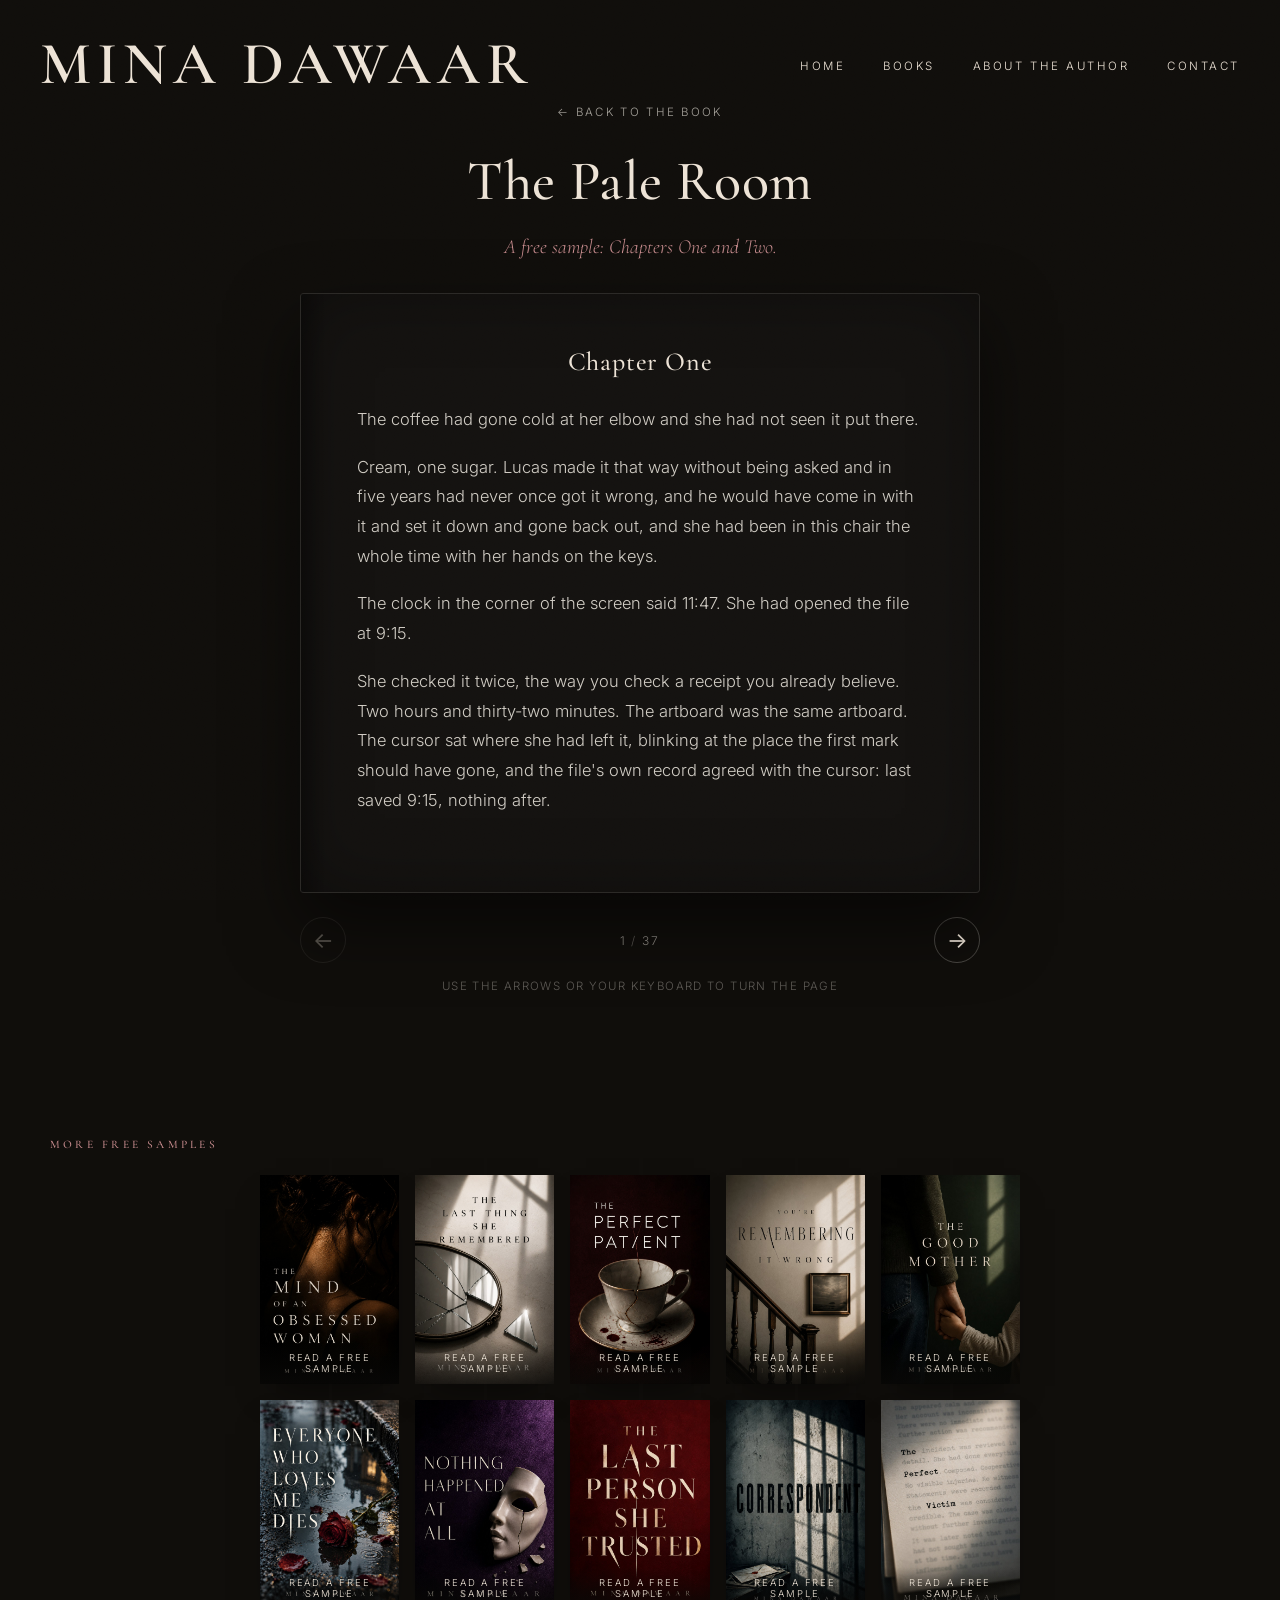
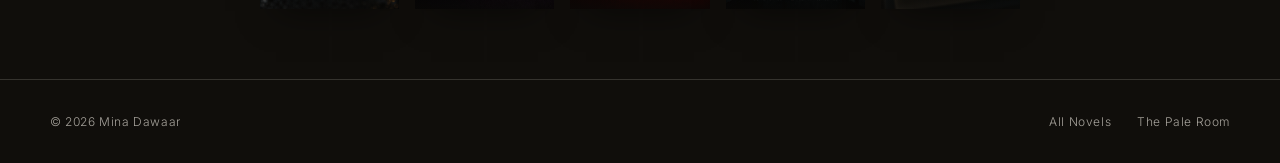
<file: sample-pale-room.html>
<!DOCTYPE html>
<html lang="en">
<head>
<meta charset="UTF-8">
<meta name="viewport" content="width=device-width, initial-scale=1.0">
<title>Free Sample: The Pale Room | Mina Dawaar</title>
<meta name="description" content="Read the opening two chapters of The Pale Room by Mina Dawaar, free. No signup, no email, start reading in the browser.">
<meta name="robots" content="index, follow, max-snippet:-1, max-image-preview:large">
<link rel="canonical" href="https://www.minadawaar.com/sample-pale-room.html">
<link rel="icon" type="image/png" href="favicon.png">
<meta name="geo.region" content="CA-ON">
<meta name="theme-color" content="#100E0B">

<meta property="og:type" content="article">
<meta property="og:site_name" content="Mina Dawaar">
<meta property="og:title" content="Read a Free Sample: The Pale Room">
<meta property="og:description" content="The opening two chapters of The Pale Room, free to read. No signup, no email.">
<meta property="og:url" content="https://www.minadawaar.com/sample-pale-room.html">
<meta property="og:locale" content="en_CA">
<meta property="og:locale:alternate" content="en_US">
<meta property="og:image" content="https://www.minadawaar.com/cover-pale-room.jpg">
<meta property="og:image:width" content="1023">
<meta property="og:image:height" content="1537">

<meta name="twitter:card" content="summary_large_image">
<meta name="twitter:title" content="Read a Free Sample: The Pale Room">
<meta name="twitter:description" content="The opening two chapters of The Pale Room, free to read. No signup, no email.">
<meta name="twitter:image" content="https://www.minadawaar.com/cover-pale-room.jpg">

<script type="application/ld+json">
{
  "@context": "https://schema.org",
  "@type": "Book",
  "name": "The Pale Room",
  "url": "https://www.minadawaar.com/sample-pale-room.html",
  "image": "https://www.minadawaar.com/cover-pale-room.jpg",
  "author": {
    "@type": "Person",
    "@id": "https://www.minadawaar.com/#author",
    "name": "Mina Dawaar",
    "url": "https://www.minadawaar.com/",
    "nationality": "Canadian",
    "address": {
      "@type": "PostalAddress",
      "addressRegion": "Ontario",
      "addressCountry": "CA"
    }
  },
  "description": "Mina has a comfortable marriage and an app that was never meant to find her anyone, until a match at ninety-four percent answers at two in the morning, every time. By the seventh month she is lying to everyone who loves her, and would not give it back even if she could never prove it happened.",
  "genre": ["Psychological Thriller", "Suspense"],
  "inLanguage": "en",
  "bookFormat": "https://schema.org/EBook",
  "workExample": {
    "@type": "Book",
    "@id": "https://www.minadawaar.com/sample-pale-room.html",
    "name": "The Pale Room: Free Sample (Chapters One and Two)",
    "url": "https://www.minadawaar.com/sample-pale-room.html",
    "isAccessibleForFree": true,
    "inLanguage": "en",
    "bookFormat": "https://schema.org/EBook"
  },
  "contentRating": "Mature (18+): explicit sexual content, addiction, obsession, psychological distress",
  "offers": {
    "@type": "Offer",
    "url": "https://www.amazon.com/dp/B0H8XPJDCD",
    "price": "12.99",
    "priceCurrency": "USD",
    "availability": "https://schema.org/InStock",
    "eligibleRegion": [
      { "@type": "Country", "name": "US" },
      { "@type": "Country", "name": "CA" }
    ]
  }
}
</script>

<script type="application/ld+json">
{
  "@context": "https://schema.org",
  "@type": "BreadcrumbList",
  "itemListElement": [
      {
        "@type": "ListItem",
        "position": 1,
        "name": "Books",
        "item": "https://www.minadawaar.com/"
      },
      {
        "@type": "ListItem",
        "position": 2,
        "name": "The Pale Room",
        "item": "https://www.minadawaar.com/pale-room.html"
      },
      {
        "@type": "ListItem",
        "position": 3,
        "name": "Free Sample",
        "item": "https://www.minadawaar.com/sample-pale-room.html"
      }
  ]
}
</script>

<link rel="stylesheet" href="style.css">
</head>
<body>
<div class="grain"></div>

<nav class="site-nav on-dark-top">
  <a href="index.html#collection" class="nav-mark nav-mark-big">MINA DAWAAR</a>
  <ul class="nav-links">
    <li><a href="index.html#collection">Home</a></li>
    <li><a href="index.html#collection">Books</a></li>
    <li><a href="index.html#about">About the Author</a></li>
    <li><a href="index.html#contact">Contact</a></li>
  </ul>
  <button class="nav-toggle" aria-label="Open menu"><span></span></button>
</nav>

<section class="reader">
  <div class="reader-head">
    <a href="pale-room.html" class="back-link">&larr; Back to the Book</a>
    <h1 class="book-title-visible">The Pale Room</h1>
    <p class="book-hook">A free sample: Chapters One and Two.</p>
  </div>

  <div class="book" id="reader-book">
  <div class="book-page" data-page="1">
    <h2 class="chapter-heading">Chapter One</h2>
    <p>The coffee had gone cold at her elbow and she had not seen it put there.</p>
    <p>Cream, one sugar. Lucas made it that way without being asked and in five years had never once got it wrong, and he would have come in with it and set it down and gone back out, and she had been in this chair the whole time with her hands on the keys.</p>
    <p>The clock in the corner of the screen said 11:47. She had opened the file at 9:15.</p>
    <p>She checked it twice, the way you check a receipt you already believe. Two hours and thirty-two minutes. The artboard was the same artboard. The cursor sat where she had left it, blinking at the place the first mark should have gone, and the file's own record agreed with the cursor: last saved 9:15, nothing after.</p>
  </div>
  <div class="book-page" data-page="2">
    <p>She picked up the mug and drank some of it anyway.</p>
    <p>The client ran a chain. Thirty-one properties across three provinces, the kind nobody remembers being inside of, and a flagship downtown with a terrazzo floor somebody had spent real money restoring in 1947 and nobody had looked at since. The brief wanted minimal and modern at once. She had read that line for the first time three weeks ago and known immediately what it meant, because she always knew. That was the part of the job she was good at, the reading, the thing people paid her for without being able to name it. It meant they wanted the building to look like it had always been this way and also like nobody had ever been in it. Two words at war, and her job was to put them on a key card.</p>
  </div>
  <div class="book-page" data-page="3">
    <p>She pulled up the competitor set. Eleven downtown properties in the same bracket, their signage photographed off the street on a gray Tuesday, and nine of them were doing the same tired gold script. One up near the airport strip had been rebranded twice in five years and the old letterforms still ghosted through the paint above the door, which was the only honest thing on the whole board, a building that couldn't get its own name to stay on it.</p>
    <p>She'd built a folder of reference weeks ago. Lobby shots. Brass gone green at the seams. The slow expensive hush of places she had never stayed in and never would. There was one photograph in it she kept coming back to and could not have said why, a room-number plaque on a dark door, 307 in a plain serif, and behind it a corridor of identical doors running back to a point.</p>
  </div>
  <div class="book-page" data-page="4">
    <p>Somewhere in the scroll a news result she hadn't gone looking for. Some downtown hotel, a missing-persons appeal, a woman's face the size of a thumbnail, and something in the set of the mouth caught at her for less than a second, the way a word does when you have heard it somewhere and are not going to remember where. She swiped past it and it was gone by the next photograph.</p>
    <p>None of it was going to turn into a logo. She saved all of it anyway.</p>
    <p>She tried a wordmark. Just the letters, no symbol, set in a face she hated slightly less than the others, and she looked at it at the size it would sit on a key card and it died there, the letters crowding into a smudge. Large, it only looked lonely. She kerned the pair that had been bothering her, a hair tighter, then a hair looser.</p>
  </div>
  <div class="book-page" data-page="5">
    <p>The mark sat on the artboard being a font.</p>
    <p>That was the trouble, and she had known it for days. Anyone could set letters in a clean face on a white ground. The job was the extra thing underneath the letters, the part that made a stranger hand over their card and their sleep to a building, and she had been circling that thing for three weeks without once putting her hand on it.</p>
    <p>She deleted the artboard and made a new one.</p>
    <p>At some point in the hour she stopped drawing the monogram and started drawing a room.</p>
    <p>She did not decide to. A white ground, and the walls running off the edge of the artboard in all four directions, because a wall that stopped would have been wrong. No source anywhere for the light. Only the light.</p>
  </div>
  <div class="book-page" data-page="6">
    <p>It came fast and it came right, the way nothing had come all month.</p>
    <p>She sat back with her hands off the keys and looked at it, and the apartment made its small noises around her, the fridge, a bus going by under the window, and the drawing sat there on the screen being the only good thing she had made since September.</p>
    <p>Then she selected it and deleted it, because the client had asked for a mark and this was not a mark.</p>
    <p>The other file was still open in the window behind, where it had been since October.</p>
    <p>The therapist had given it to her in the first month. Write it down, she'd said. It stops being yours. She had been at it a week of mornings and then on and off ever since, and the whole document ran to eleven lines. She read them again. A white room, no corners. The walls running past the place where a wall is supposed to stop. The color gone out of them. Light from no direction she could name, and no temperature to the air, and someone standing close behind her that she could never turn far enough around to see.</p>
  </div>
  <div class="book-page" data-page="7">
    <p>All of it true. None of it right.</p>
    <p>The dream was not made of things she could list. It was what it felt like to be standing in it, and that part went out of the words the second they were words.</p>
    <p>She put the cursor at the end of the last bad line and left it there and added nothing, and after a while she closed the window.</p>
    <p>The light in the apartment had not moved since nine.</p>
    <p>It never did. Whatever the weather was doing out there, the place held one flat even white from morning to evening, and she had stopped noticing it years ago the way you stop noticing a hum. The cold came up through the floor into her socks. She pulled her knees into the chair and stayed small.</p>
  </div>
  <div class="book-page" data-page="8">
    <p>The phone buzzed once against the desk.</p>
    <p class="msg">Morgan: coffee this week? I have gossip and you're wasting it</p>
    <p>She answered without picking it up all the way.</p>
    <p class="msg">Nina: swamped. soon though</p>
    <p class="msg">Morgan: you said soon three weeks ago</p>
    <p class="msg">Morgan: I'm writing it down now. there's a list.</p>
    <p>She turned the phone face down.</p>
    <p>Three weeks of Morgan asking and her saying soon. What Morgan wanted was a table out in the world somewhere and two coffees and a clear look at her across it, twenty minutes at most, and one good look was all it would take, and then the careful questions would start. She did not have the answers ready out loud. She had them ready enough at two in the morning, lying still, arranging them for nobody.</p>
  </div>
  <div class="book-page" data-page="9">
    <p>She meant to make lunch. Then it was ten past two and she hadn't.</p>
    <p>The notification came in while her hands were somewhere else and her thumb went wrong on the glass, and instead of the app she was in the contacts, halfway down the M's before the wrong one registered.</p>
    <p class="msg">Maya (don't call)</p>
    <p>A Toronto number under it. She had not dialed it in longer than she let herself reckon and she knew every digit of it, and the name and the warning in their brackets had been dragged through four phones in eight years, exported and imported and sitting there each time, unchanged, waiting. She had put the brackets there herself, five years ago, and could not now have said who the instruction was for.</p>
  </div>
  <div class="book-page" data-page="10">
    <p>Her sister.</p>
    <p>There used to be nobody closer. Now there was a closed door where that had been and she stood on her own side of it and did not knock, and that was the arrangement. She had made it with herself and kept it without much trouble most days.</p>
    <p><em>She left me too</em> was the shape the old ache took when she let it take a shape. It wasn't fair and it was true anyway, and she did not follow it any further than that.</p>
    <p>She backed out of the contacts and put the phone face down beside the cold mug.</p>
    <p>Lucas got in a little after three.</p>
    <p>He kissed the top of her head on his way past and asked how the logo was coming and she said good, getting there, and the screen said otherwise behind her. He saw it. He did not say anything about it, and she pulled an old project into a fresh tab so the monitor would look busy, and he went to put his bag down.</p>
  </div>
  <div class="book-page" data-page="11">
    <p>He had not always let it go. The first couple of years he would have stood there and wanted the file open and the hours accounted for, and somewhere in all the therapy that had gone out of him without her watching it leave. Some days she missed the pushing.</p>
    <p>He made pasta and talked while it cooked, the restructuring again, Jenkins finally retiring and leaving the reporting lines in a mess, two directors furious about it and one of them furious in a meeting. He told it well. He did the voices.</p>
    <p>The sauce needed longer than he gave it, and neither of them had said so in five years.</p>
    <p>She nodded on cue. The list ran on behind her eyes the whole time, milk, the good coffee, bin bags, a card for someone whose name she had lost. The card. She had meant to buy it three days running now and lost it each time to something smaller.</p>
  </div>
  <div class="book-page" data-page="12">
    <p>Then he asked her what she thought and she surfaced a second too late.</p>
    <p>"About what?"</p>
    <p>He set his fork down. "I just spent five minutes explaining the whole thing."</p>
    <p>"Sorry. Just tired."</p>
    <p>"You're always tired lately."</p>
    <p>He did not make it into anything. He picked the fork back up and finished the story to a person who was listening, and she ate because the plate was in front of her and the hour called for it. The pasta had no taste she could find. She got it down anyway, fork to mouth on a borrowed rhythm.</p>
    <p>He cleared the plates and ran the tap. She should have got up to help.</p>
    <p>She stayed where she was.</p>
    <p>Later they were on the couch with the television going low and he reached for her and she let him, easy, the way long practice is easy.</p>
  </div>
  <div class="book-page" data-page="13">
    <p>It had been two weeks. His hands knew the whole route after five years and her body answered as it had been taught, and the television threw its changing light across the ceiling and she let her eyes go up and track it.</p>
    <p>She got there in the end. Her mind was on the grocery list the whole way through. The heat was real and it happened some distance from her, in a room she could see into.</p>
    <p>He said he loved her and she said it back. Both things were true.</p>
    <p>She went to bed by herself, Lucas still moving around somewhere behind her in the apartment, and lay on her back in the dark and looked up.</p>
    <p>There is a water stain over the bed, kidney-shaped. Yellowish brown. It has been there since she moved in, and the landlord promised and then stopped promising and then stopped mentioning it. She knows its outline now. Every lobe and inlet of it. A map she never once sat down to study and has anyway.</p>
  </div>
  <div class="book-page" data-page="14">
    <p>She lay under it and traced the edges with her eyes until the sounds in the other room stopped and the whole place went still around her.</p>
    <p>Some time after that she slept.</p>
    <p>At 3:07 she woke gasping.</p>
    <p>The red numbers were the first thing she fixed on and the dream came down on her all at once, the white room and the walls washed out and going on too far in every direction, the light from nowhere, the drowning whiteness of it, someone standing close behind her that she could not turn around far enough to see, all of it crowding onto one long breath before it let go and thinned out and left her in the dark with her own breathing.</p>
  </div>
  <div class="book-page" data-page="15">
    <p>Lucas did not wake. He was turned away from her, the duvet pulled to his shoulder, going up and down.</p>
    <p>Sleep did not come again. She lay under the stain and watched the dark lighten by degrees, the kidney shape coming back out of the ceiling as the room went gray, and she was still watching it when the alarm went at seven.</p>
    <p>He showered and dressed and came in to kiss her forehead with his coat already on. The door closed.</p>
    <p>She got up and opened the laptop and found the file from yesterday morning, the eleven lines that had never caught the feel of the place.</p>
    <p>She read them through. They were still wrong. Still a list of the room's facts with the thing that made the room the room left out of them.</p>
  </div>
  <div class="book-page" data-page="16">
    <p>The cursor went on blinking at the end of the last bad line and she added nothing to it, and then she opened the artboard and started again on the hotel.</p>
  </div>
  <div class="book-page" data-page="17">
    <h2 class="chapter-heading">Chapter Two</h2>
    <p>The coffee was on the nightstand when she woke, still warm, cream and one sugar. He'd set it down and left her sleeping, the way he had every morning for months, the handle turned so it faced her hand.</p>
    <p>A note leaned against it. <em>Didn't want to wake you. Have a good day. L.</em></p>
    <p>She drank half of it sitting up against the headboard. The logo file got one look on the way past, the deadline a day closer than it had been, and she put the laptop down on the kitchen table and reached for the phone instead.</p>
    <p>Morgan had sent the link in August with a whole brunch lecture attached. Algorithms and birth charts, uncomfortably accurate, you have to try this. The thread had sat there since.</p>
  </div>
  <div class="book-page" data-page="18">
    <p>She opened it now.</p>
    <p>It wanted a birthday and then a birth time to the minute, and she didn't have the minute, so she gave it the same half-remembered number she'd given the last form that asked. It wanted a photograph. She uploaded one without looking at which.</p>
    <p>The chart came up as a wall of text and she read maybe a third of it. A rising sign. A square between two planets she'd never heard of. A moon it called difficult and didn't say why. There was a paragraph about an Anti-Vertex, fated encounters, karma, the sort of thing Morgan would underline and send on. The rest was paywalled.</p>
    <p>She scrolled to the matches.</p>
    <p>The app put a number on each stranger and the numbers ran along the bottom of their photographs in a font she'd have charged a client to talk them out of. Sixty-one. Fifty-three. Sixty-eight. A seventy-one.</p>
  </div>
  <div class="book-page" data-page="19">
    <p>Then one at ninety-four.</p>
    <p>She looked at it for a while. Ten years of reading briefs had taught her what a number on a screen was for, and this one was doing the oldest job there was: it was a retention mechanic, set high enough to feel like an event and rare enough to feel earned, and somebody had chosen ninety-four rather than ninety-five because ninety-five is a round number and a round number looks decided. She could have drawn the meeting where they picked it.</p>
    <p>She opened it anyway.</p>
    <p>T.K. Forty. Toronto. The photograph was taken from a distance, a man at an outdoor table with a cup in front of him, his face too far off to read. Dark hair. The bio ran one line.</p>
  </div>
  <div class="book-page" data-page="20">
    <p class="msg">Here for the people who think too much at 3am.</p>
    <p>She should have gone back to the logo. She typed instead, before the part of her that deleted things could get there.</p>
    <p class="msg">Nina: 94%. Somebody in a meeting picked that number.</p>
    <p>The three dots came up before the screen had settled.</p>
    <p class="msg">T.K.: Probably. Two months on here and I've never been above eighty, so either they picked it for you or the algorithm has finally lost its mind.</p>
    <p class="msg">Nina: Those are the same thing.</p>
    <p class="msg">T.K.: They are. Should we find out which?</p>
    <p>She didn't answer that. She asked him something small instead and he asked one back, and it didn't feel like starting. It felt like picking up a thread already running.</p>
  </div>
  <div class="book-page" data-page="21">
    <p>He did IT, he said. Databases for a hospital downtown, servers and tickets and people who deleted the thing themselves and swore they hadn't. She did logos, mostly for people who didn't know what they wanted until they saw what they didn't.</p>
    <p class="msg">T.K.: So you read minds for a living.</p>
    <p class="msg">Nina: I read minds people don't know they have. They hate it, then they pay the invoice.</p>
    <p class="msg">T.K.: What's on the desk now?</p>
    <p class="msg">Nina: Hotel rebrand. Chain, thirty-odd properties. They want minimal and modern at once.</p>
    <p class="msg">T.K.: Do you like it? The work.</p>
    <p class="msg">Nina: Sometimes. When the client knows what they want, which is almost never.</p>
    <p class="msg">T.K.: And you're the opposite, I'd guess. Someone who always knows.</p>
  </div>
  <div class="book-page" data-page="22">
    <p class="msg">Nina: You'd think so. I haven't known what I wanted from a Tuesday in years.</p>
    <p class="msg">T.K.: Wrong, then. Noted.</p>
    <p>He didn't defend the guess. She liked that, a man who could put a theory down the second it stopped being true.</p>
    <p>They got onto the small lies the work ran on, the <em>that'll hold</em> he typed while already planning the workaround, the blue logo she'd once described to a client as purple because purple was what he'd asked for and blue was what he wanted. The client loved it blue.</p>
    <p class="msg">T.K.: Does the performing bother you?</p>
    <p class="msg">Nina: I stopped noticing when I do it.</p>
    <p>The dots came and went before he answered.</p>
    <p class="msg">T.K.: Most people wouldn't say that.</p>
  </div>
  <div class="book-page" data-page="23">
    <p class="msg">Nina: Maybe I'm not most people.</p>
    <p class="msg">T.K.: No. You stop noticing because there's a version of you underneath that never started. She's the one I'm talking to.</p>
    <p>She read it twice and told herself he'd guessed.</p>
    <p class="msg">Nina: Lucky guess.</p>
    <p class="msg">T.K.: Probably.</p>
    <p>They got onto worst jobs. Eight months in a call center for him, and he still heard the hold music in elevators. She'd done two years in a print shop and told him about the afternoon she'd backed into the big-format printer, knocked it four inches into the wall, and stood there while a life-size banner of the mayor's face fed out slowly across the floor and came to rest over her shoes.</p>
  </div>
  <div class="book-page" data-page="24">
    <p class="msg">T.K.: That is the most I have ever wanted to have been somewhere.</p>
    <p>They moved onto films. He liked slow ones. She liked horror.</p>
    <p class="msg">T.K.: Horror as in actually frightened, or horror as in you like watching people make bad decisions.</p>
    <p class="msg">Nina: Both. Mostly the second.</p>
    <p class="msg">T.K.: So you watch them for the comfort.</p>
    <p class="msg">Nina: Someone walks into the basement and you already know and they don't, and somehow that's the relaxing part.</p>
    <p>Nobody steered it onto music. It got there. She had a playlist she put on when she worked that she'd never shown anyone, not even Lucas, because explaining it would mean explaining the mood it was for.</p>
    <p class="msg">Nina: What do you listen to when you can't sleep.</p>
  </div>
  <div class="book-page" data-page="25">
    <p class="msg">T.K.: Whatever doesn't make me think. Sometimes nothing. Sometimes the same album until it gets light.</p>
    <p class="msg">Nina: Which one.</p>
    <p class="msg">T.K.: I'll tell you when I know you better.</p>
    <p>The phone lit in her hand with Nasser's name across the top of it and the buzz went up her wrist. Her thumb silenced it. A few seconds later a text dropped into the space the call had been in.</p>
    <p class="msg">Nasser: You coming Sunday.</p>
    <p>She left it there.</p>
    <p>He asked her, somewhere in the afternoon, what she'd wanted to be before logos, and she said a painter, badly, a long time ago, and he didn't laugh. She asked things back. He answered them straight and then the question came over the net again with her name on it, and four exchanges later she was talking about herself and could not have said how she'd got there.</p>
  </div>
  <div class="book-page" data-page="26">
    <p class="msg">T.K.: Can I ask you something real?</p>
    <p class="msg">Nina: You've been asking real things for an hour.</p>
    <p class="msg">T.K.: Do you believe in this. The chart, the number.</p>
    <p class="msg">Nina: No. You?</p>
    <p class="msg">T.K.: No. But I'm still here.</p>
    <p class="msg">Nina: Same.</p>
    <p>Then he asked about her family and she told him about her mother, which she had not planned to do. It came out the way a folded thing opens once you stop holding it shut.</p>
    <p>Her mother said twenty minutes. Going to the store, twenty minutes, the door already half open behind her, the cardigan blue and the sneakers white. Nina was nine. She believed it, because twenty minutes is a number you can count down and wait out.</p>
    <p class="msg">Nina: My dad waited at the kitchen table with me. Past dinner. Past the news. Until midnight.</p>
  </div>
  <div class="book-page" data-page="27">
    <p class="msg">Nina: Then he said she wasn't coming back.</p>
    <p>He made tea at nine, two cups, because nine was the hour her mother usually wanted one. He set hers across the table. He didn't drink his and he kept both hands around it long after it went cold. Her chair he never moved. It stayed pulled out a little, on her side, for years.</p>
    <p>She could see the stove clock from where she sat. The long hand and the slow one. Twenty minutes had no edge to it that she could find.</p>
    <p>There was a letter. She found that out later, left where her father would come across it and not her. She never read it. By the time she was old enough to ask, it was gone, and asking made the room go quiet in a way she learned to leave alone.</p>
  </div>
  <div class="book-page" data-page="28">
    <p>It was Maya who took it over. All of it, and she was fourteen. Five years older and acting forty, packing the lunches, signing the school forms in a careful copy of a grown woman's hand, sitting on the edge of the bed on the nights the dark wouldn't settle and telling the same three jokes until Nina laughed.</p>
    <p>Their father worked doubles and Maya did the rest, and nobody decided it out loud. Then four years later his heart stopped between one shift and the next and there was nobody left to decide it with. Maya was eighteen. She did not go where she had been going. She got work, and kept getting it, and what she made went on the table and into Nina's school fees and later into the tuition, and she did that for eleven years and never once said it was a thing she'd done.</p>
  </div>
  <div class="book-page" data-page="29">
    <p>There was a night Nina had never handed to anyone. Sixteen, a school trip due at seven the next morning and the fee gone from where it should have been. Maya came in past midnight in her work polo with the name tag still pinned crooked, counted bills out of her own pocket onto the kitchen table without being asked, didn't look up, and said, go to bed, I've got it, in a voice too tired to be anything but true.</p>
    <p>Nina never once heard her complain about money in front of her. She found out later, going through boxes, that some months there hadn't quite been enough, and Maya had made the going-without look like nothing at all.</p>
  </div>
  <div class="book-page" data-page="30">
    <p>She braided Nina's hair every morning before school. Three over and under, fingers quick, never once pulling.</p>
    <p>The table got left behind when they packed the place up, the chair still out on her mother's side. She hadn't thought about it in years.</p>
    <p>She'd given Lucas a version of all this once, flat, like reading off a file. This was more. Her throat had gone tight and her eyes were hot by the time she'd sent the whole of it to a stranger.</p>
    <p class="msg">Nina: My sister did most of the raising after that. Maya. She was fourteen herself.</p>
    <p class="msg">T.K.: That stays with a person.</p>
    <p class="msg">Nina: It was a long time ago.</p>
    <p class="msg">T.K.: Doesn't make it not matter.</p>
    <p>She waited. There was a beat on his side, the kind where somebody decides something. She half expected the obvious question, the where-is-she-now that anyone else would have sent.</p>
  </div>
  <div class="book-page" data-page="31">
    <p>He didn't send it.</p>
    <p>She asked after his mother carefully, leaving room around the question.</p>
    <p class="msg">T.K.: We called her Rania. She had these eyes. You'd meet them once and not forget.</p>
    <p>She asked what she'd been like. He gave her a sentence that stopped partway through. They went back to smaller things.</p>
    <p>Lucas came home while she was still in it, the door and the keys in the bowl and his voice down the hall asking how the day had gone. Fine, she said. Making progress. He believed it the easy way he believed her when she sounded like herself.</p>
    <p>She turned the phone face down.</p>
    <p>He made dinner and she didn't watch one part of him doing it. The food arrived plated. He talked while they ate, a name retiring, a migration pushed to next week, and she made the sounds that go in the gaps. The screen lit under her hand between his sentences. She picked it up and set it down whenever he glanced over, and he glanced over less than he used to.</p>
  </div>
  <div class="book-page" data-page="32">
    <p>Afterward he took the loupe to the corner desk and bent over the flea-market watch he was bringing back, and the small sounds of it came across the room to her, tweezers on the tray, a part set down on felt, the little screwdriver finding its slot. He could sit like that for two hours and want nothing from anyone.</p>
    <p>"You've been on that phone all night," he said. He set it down gently. It wasn't an accusation.</p>
    <p>"Work thing."</p>
    <p>It came out easy and she watched herself say it. He said he was turning in. She said a while longer. He went, and the apartment quieted, and she stayed at the table with the screen bright against the dark window.</p>
  </div>
  <div class="book-page" data-page="33">
    <p>They kept going. He asked a married-sounding question, light, and she stepped around it, and when she asked him the same back he stepped around it too.</p>
    <p class="msg">T.K.: Can I ask you something else.</p>
    <p class="msg">Nina: Go ahead.</p>
    <p class="msg">T.K.: Do you think we've met before.</p>
    <p class="msg">Nina: I don't know. You feel familiar.</p>
    <p class="msg">T.K.: Yeah. You do too.</p>
    <p>The kitchen light hadn't moved, or she hadn't watched it move. Usually the hours just went. She'd been inside every one of these.</p>
    <p>It was 11:11 when she looked up. She stared at the number, a child's habit she'd never managed to drop, and made a wish without meaning to, and a second later couldn't remember what it was.</p>
    <p class="msg">Nina: I should go.</p>
  </div>
  <div class="book-page" data-page="34">
    <p class="msg">T.K.: Yeah. Me too.</p>
    <p class="msg">Nina: Goodnight.</p>
    <p class="msg">T.K.: Goodnight.</p>
    <p>She plugged the phone in. Lucas was asleep with his back to her side and the duvet pulled to his shoulder, and she lay down beside him close enough to feel the warmth coming off him and looked at the ceiling.</p>
    <p>Ninety-four percent. Somebody in a meeting picked that number.</p>
    <p>She'd told a stranger about the chair her father never moved, told it before she'd told it to herself, and in the dark it would not lie down.</p>
    <p>Lucas's breathing went on, steady and even, the whole length of him turned away.</p>
    <p>In the morning the phone was the first thing, before she was properly awake. One message waited at the top of the thread, sent at 3:07.</p>
  </div>
  <div class="book-page" data-page="35">
    <p class="msg">T.K.: Can't sleep. Keep thinking about our conversation.</p>
    <p>She'd been asleep at 3:07. Flat asleep, the kind with no edges to it. The watch agreed when she checked it.</p>
    <p>She scrolled up through the whole night before she answered, first message to last. It read like old friends. None of it squared with the plain fact that yesterday morning he had been nobody to her.</p>
    <p class="msg">Nina: I was asleep at 3. Just seeing this.</p>
    <p class="msg">T.K.: Good. One of us should have been.</p>
    <p class="msg">Nina: You said Toronto. On your profile.</p>
    <p class="msg">T.K.: Yeah. You?</p>
    <p class="msg">Nina: Same.</p>
    <p>The dots came up and held there a beat longer than usual.</p>
    <p class="msg">T.K.: Same city. This whole time.</p>
    <p>She read it again. The app had shown her a distance shot, an outdoor table, a city that could have been anywhere, and she had put him somewhere else without once checking.</p>
  </div>
  <div class="book-page" data-page="36">
    <p class="msg">Nina: That's either a coincidence.</p>
    <p class="msg">T.K.: Or it's four kilometers and an algorithm.</p>
    <p class="msg">Nina: Say the other one.</p>
    <p class="msg">T.K.: You say it.</p>
  </div>
  <div class="book-page end-page" data-page="37">
    <p>The sample ends here.</p>
    <div class="book-actions">
      <a href="https://www.amazon.com/dp/B0H8XPJDCD" class="btn solid" target="_blank" rel="noopener">Continue on Kindle</a>
      <a href="pale-room.html" class="btn">Back to the Book</a>
    </div>
  </div>
  </div>

  <div class="reader-controls">
    <button class="pager" id="prev-page" aria-label="Previous page" disabled>&larr;</button>
    <span class="reader-progress"><span id="page-now">1</span><span class="sep">/</span><span id="page-total">37</span></span>
    <button class="pager" id="next-page" aria-label="Next page">&rarr;</button>
  </div>
  <p class="reader-hint">Use the arrows or your keyboard to turn the page</p>
</section>

<!-- ================= MORE SAMPLES ================= -->
<section class="book-section reveal">
  <h3>More Free Samples</h3>
  <div class="related-grid related-grid-wide">
    <a href="sample-mind-of-an-obsessed-woman.html" class="related-card">
      <img loading="lazy" src="cover-mind-of-an-obsessed-woman.jpg" alt="The Mind of an Obsessed Woman by Mina Dawaar" width="1023" height="1537">
      <span class="related-tag">Read a Free Sample</span>
    </a>
    <a href="sample-last-thing-she-remembered.html" class="related-card">
      <img loading="lazy" src="cover-last-thing-she-remembered.jpg" alt="The Last Thing She Remembered by Mina Dawaar" width="1024" height="1536">
      <span class="related-tag">Read a Free Sample</span>
    </a>
    <a href="sample-perfect-patient.html" class="related-card">
      <img loading="lazy" src="cover-perfect-patient.jpg" alt="The Perfect Patient by Mina Dawaar" width="1023" height="1537">
      <span class="related-tag">Read a Free Sample</span>
    </a>
    <a href="sample-remembering-it-wrong.html" class="related-card">
      <img loading="lazy" src="cover-remembering-it-wrong.jpg" alt="You&rsquo;re Remembering It Wrong by Mina Dawaar" width="1023" height="1537">
      <span class="related-tag">Read a Free Sample</span>
    </a>
    <a href="sample-good-mother.html" class="related-card">
      <img loading="lazy" src="cover-good-mother.jpg" alt="The Good Mother by Mina Dawaar" width="1023" height="1537">
      <span class="related-tag">Read a Free Sample</span>
    </a>
    <a href="sample-everyone-who-loves-me-dies.html" class="related-card">
      <img loading="lazy" src="cover-everyone-who-loves-me-dies.jpg" alt="Everyone Who Loves Me Dies by Mina Dawaar" width="1024" height="1536">
      <span class="related-tag">Read a Free Sample</span>
    </a>
    <a href="sample-nothing-happened-at-all.html" class="related-card">
      <img loading="lazy" src="cover-nothing-happened-at-all.jpg" alt="Nothing Happened at All by Mina Dawaar" width="1023" height="1537">
      <span class="related-tag">Read a Free Sample</span>
    </a>
    <a href="sample-last-person-she-trusted.html" class="related-card">
      <img loading="lazy" src="cover-last-person-she-trusted.jpg" alt="The Last Person She Trusted by Mina Dawaar" width="1024" height="1536">
      <span class="related-tag">Read a Free Sample</span>
    </a>
    <a href="sample-correspondent.html" class="related-card">
      <img loading="lazy" src="cover-correspondent.jpg" alt="Correspondent by Mina Dawaar" width="1023" height="1537">
      <span class="related-tag">Read a Free Sample</span>
    </a>
    <a href="sample-perfect-victim.html" class="related-card">
      <img loading="lazy" src="cover-perfect-victim.jpg" alt="The Perfect Victim by Mina Dawaar" width="1024" height="1536">
      <span class="related-tag">Read a Free Sample</span>
    </a>
  </div>
</section>

<footer class="site-footer">
  <div class="footer-inner">
    <span>&copy; 2026 Mina Dawaar</span>
    <div class="footer-links">
      <a href="index.html#collection">All Novels</a>
      <a href="pale-room.html">The Pale Room</a>
    </div>
  </div>
</footer>

<script src="script.js"></script>
</body>
</html>
</file>
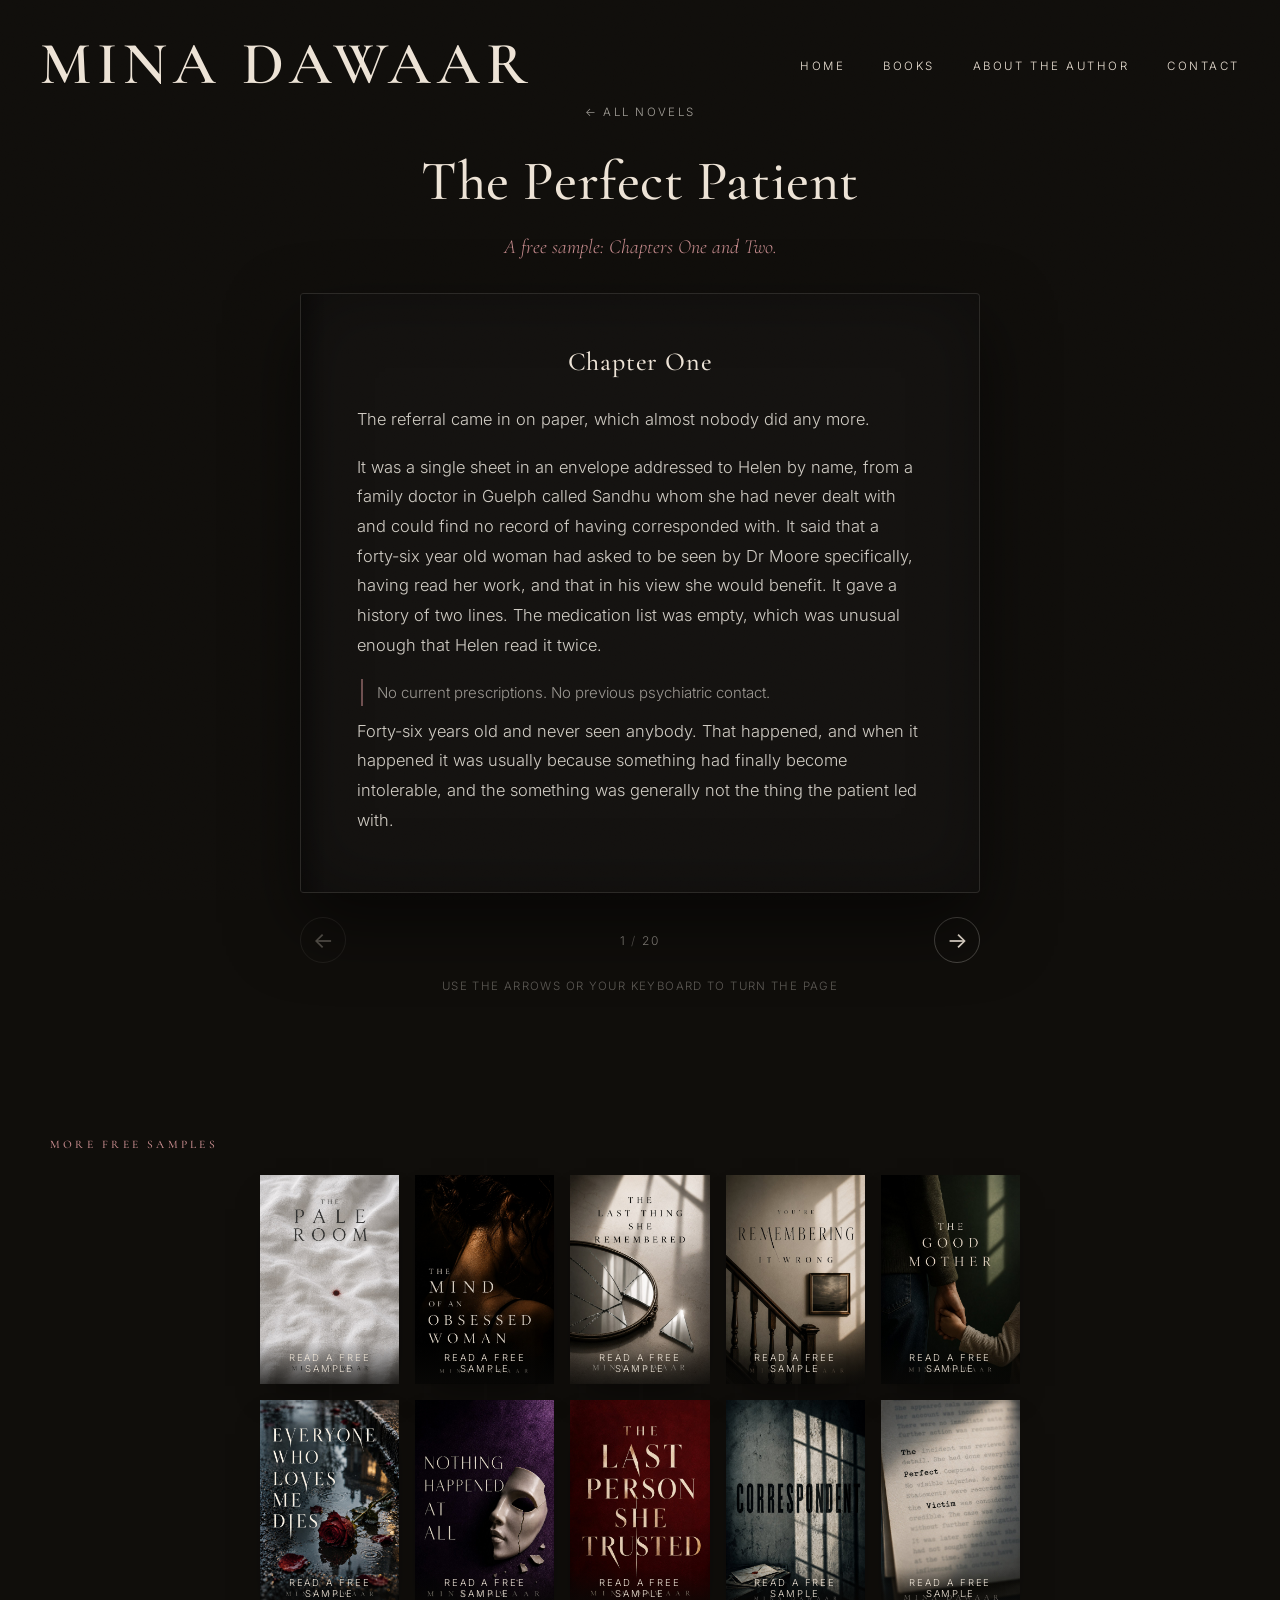
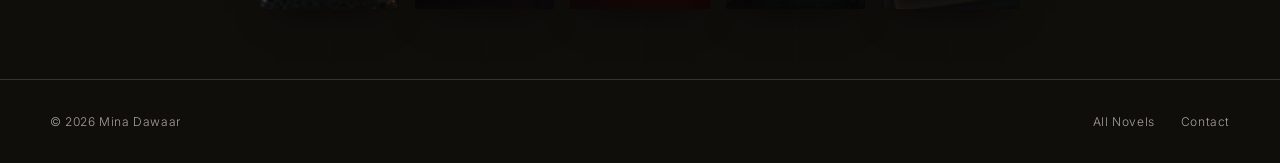
<file: sample-perfect-patient.html>
<!DOCTYPE html>
<html lang="en">
<head>
<meta charset="UTF-8">
<meta name="viewport" content="width=device-width, initial-scale=1.0">
<title>Free Sample: The Perfect Patient | Mina Dawaar</title>
<meta name="description" content="Read the opening two chapters of The Perfect Patient by Mina Dawaar, free. No signup, no email.">
<meta name="robots" content="index, follow, max-snippet:-1, max-image-preview:large">
<link rel="canonical" href="https://www.minadawaar.com/sample-perfect-patient.html">
<link rel="icon" type="image/png" href="favicon.png">
<meta name="geo.region" content="CA-ON">
<meta name="theme-color" content="#100E0B">

<meta property="og:type" content="article">
<meta property="og:site_name" content="Mina Dawaar">
<meta property="og:title" content="Read a Free Sample: The Perfect Patient">
<meta property="og:description" content="The opening two chapters of The Perfect Patient, free to read. No signup, no email.">
<meta property="og:url" content="https://www.minadawaar.com/sample-perfect-patient.html">
<meta property="og:locale" content="en_CA">
<meta property="og:locale:alternate" content="en_US">
<meta property="og:image" content="https://www.minadawaar.com/cover-perfect-patient.jpg">
<meta property="og:image:width" content="1023">
<meta property="og:image:height" content="1537">

<meta name="twitter:card" content="summary_large_image">
<meta name="twitter:title" content="Read a Free Sample: The Perfect Patient">
<meta name="twitter:description" content="The opening two chapters of The Perfect Patient, free to read. No signup, no email.">
<meta name="twitter:image" content="https://www.minadawaar.com/cover-perfect-patient.jpg">

<script type="application/ld+json">
{
  "@context": "https://schema.org",
  "@type": "Book",
  "name": "The Perfect Patient",
  "url": "https://www.minadawaar.com/sample-perfect-patient.html",
  "image": "https://www.minadawaar.com/cover-perfect-patient.jpg",
  "author": {
    "@type": "Person",
    "@id": "https://www.minadawaar.com/#author",
    "name": "Mina Dawaar",
    "url": "https://www.minadawaar.com/",
    "nationality": "Canadian",
    "address": {
      "@type": "PostalAddress",
      "addressRegion": "Ontario",
      "addressCountry": "CA"
    }
  },
  "genre": ["Psychological Thriller", "Suspense"],
  "inLanguage": "en",
  "bookFormat": "https://schema.org/EBook",
  "offers": {
    "@type": "Offer",
    "url": "https://www.amazon.com/dp/B0HDY9771R",
    "price": "12.99",
    "priceCurrency": "USD",
    "availability": "https://schema.org/InStock",
    "eligibleRegion": [
      { "@type": "Country", "name": "US" },
      { "@type": "Country", "name": "CA" }
    ]
  },
  "workExample": {
    "@type": "Book",
    "@id": "https://www.minadawaar.com/sample-perfect-patient.html",
    "name": "The Perfect Patient: Free Sample (Chapters One and Two)",
    "url": "https://www.minadawaar.com/sample-perfect-patient.html",
    "isAccessibleForFree": true,
    "inLanguage": "en",
    "bookFormat": "https://schema.org/EBook"
  }
}
</script>

<script type="application/ld+json">
{
  "@context": "https://schema.org",
  "@type": "BreadcrumbList",
  "itemListElement": [
      {
        "@type": "ListItem",
        "position": 1,
        "name": "Books",
        "item": "https://www.minadawaar.com/"
      },
      {
        "@type": "ListItem",
        "position": 2,
        "name": "The Perfect Patient",
        "item": "https://www.minadawaar.com/sample-perfect-patient.html"
      }
  ]
}
</script>

<link rel="stylesheet" href="style.css">
</head>
<body>
<div class="grain"></div>

<nav class="site-nav on-dark-top">
  <a href="index.html#collection" class="nav-mark nav-mark-big">MINA DAWAAR</a>
  <ul class="nav-links">
    <li><a href="index.html#collection">Home</a></li>
    <li><a href="index.html#collection">Books</a></li>
    <li><a href="index.html#about">About the Author</a></li>
    <li><a href="index.html#contact">Contact</a></li>
  </ul>
  <button class="nav-toggle" aria-label="Open menu"><span></span></button>
</nav>

<section class="reader">
  <div class="reader-head">
    <a href="index.html#collection" class="back-link">&larr; All Novels</a>
    <h1 class="book-title-visible">The Perfect Patient</h1>
    <p class="book-hook">A free sample: Chapters One and Two.</p>
  </div>

  <div class="book" id="reader-book">
  <div class="book-page" data-page="1">
    <h2 class="chapter-heading">Chapter One</h2>
    <p>The referral came in on paper, which almost nobody did any more.</p>
    <p>It was a single sheet in an envelope addressed to Helen by name, from a family doctor in Guelph called Sandhu whom she had never dealt with and could find no record of having corresponded with. It said that a forty-six year old woman had asked to be seen by Dr Moore specifically, having read her work, and that in his view she would benefit. It gave a history of two lines. The medication list was empty, which was unusual enough that Helen read it twice.</p>
    <p class="msg">No current prescriptions. No previous psychiatric contact.</p>
    <p>Forty-six years old and never seen anybody. That happened, and when it happened it was usually because something had finally become intolerable, and the something was generally not the thing the patient led with.</p>
  </div>
  <div class="book-page" data-page="2">
    <p>She put it in the tray and it sat there for nine days, because March was March: two people off with the same virus, a locum who needed watching, and the annual business of the insurance renewal, which Ruth handled and complained about and would not delegate.</p>
    <p>Priya booked her for the eleventh at three.</p>
    <p class="scene-break">* * *</p>
    <p>She came in with her coat over her arm and stood just inside the door until Helen said to sit anywhere, and then took the chair by the window rather than the one nearer the door, which perhaps one patient in five did.</p>
    <p>Helen gave her the first minute.</p>
    <p>The bag went down on the floor by her left foot inside ten seconds, a soft gray thing with a fold-over top. Then she sat back properly with both feet flat on the carpet and put her hands open on her knees, and that was that. No adjusting. No handbag on the lap and then on the floor and then on the lap. Most people spent five minutes finding a shape and some of them never found one at all.</p>
  </div>
  <div class="book-page" data-page="3">
    <p>“Marion Craig,” she said. “Everyone says Nora.”</p>
    <p>“Which would you prefer in here?”</p>
    <p>“Nora, if that’s all right.”</p>
    <p>Helen wrote it down.</p>
    <p>She did the frame first, the way she had done it several thousand times and the way she still made registrars do it in full, because the ones who abbreviate it spend the following year dealing with the consequences. What the hour was. What it cost, and when, and that Priya dealt with all of that and Helen dealt with none of it. How many of these there might be before either of them could say anything sensible about how many there might be.</p>
    <p>Then confidentiality, and its limits, which she gave properly rather than in summary.</p>
  </div>
  <div class="book-page" data-page="4">
    <p>“There are three circumstances where I would have to tell somebody something you’d said in here,” she said. “I’ll go through them, because people generally imagine the limits are wider than they are and then don’t say things.”</p>
    <p>Nora listened to all of it without interrupting.</p>
    <p>That was itself a finding. Perhaps a fifth of people interrupted the confidentiality section, usually to say something reassuring about how they had nothing to hide, which meant they had understood exactly what was being described and had found it uncomfortable.</p>
    <p>At the end she asked one question.</p>
    <p>“What happens to the notes if the practice ever closes?”</p>
  </div>
  <div class="book-page" data-page="5">
    <p>“They’d transfer under the retention rules. There’s a period we’re obliged to hold them for and then it’s governed, and if we closed we’d have to arrange a receiving practice or a proper archive. It isn’t a thing where somebody puts a box in a garage.”</p>
    <p>“Right,” Nora said. “Sorry. That’s a strange thing to lead with.”</p>
    <p>“It isn’t. It’s the second most common question I get.”</p>
    <p>“What’s the first?”</p>
    <p>“Whether I take notes at all.”</p>
    <p>“Do you?”</p>
    <p>“Not while you’re talking. Afterward, for about ten minutes, and they’re duller than you’d think.” Helen put the pen down on the side table. “So. Tell me why you rang a man in Guelph and asked for me by name.”</p>
  </div>
  <div class="book-page" data-page="6">
    <p>Nora took a breath and let it out.</p>
    <p>“I read a paper you wrote. About people who turn up eleven or twelve years after the thing that happened to them and can’t work out why they’ve come now.”</p>
    <p>Helen sat back.</p>
    <p>“That’s a very small paper,” she said. “It was in a very small journal and it was eleven years ago and I’ve had two people mention it, one of whom was my co-principal, who was being kind.”</p>
    <p>“I know. I had to write to the library at Western.” Nora almost smiled. “They wanted twelve dollars and a reason.”</p>
    <p>“What reason did you give?”</p>
    <p>“I said I was interested in the subject.”</p>
    <p>“And are you?”</p>
    <p>“I’m one of them. I think.” She looked at her hands. “That’s the whole of what I’ve got. I read it and I sat in the kitchen with it and I thought, that’s me, and then I spent about four months deciding whether that was a good enough reason to ring anybody.”</p>
  </div>
  <div class="book-page" data-page="7">
    <p>“Four months is a long time.”</p>
    <p>“I’m thorough,” Nora said.</p>
    <p class="scene-break">* * *</p>
    <p>What she talked about for the next thirty-five minutes was a flat on Bronson Avenue in Ottawa, and a man she had lived in it with for two years when she was twenty-four.</p>
    <p>He had never hit her. She was clear about that early and did not offer it defensively; she offered it the way you rule out a diagnosis, to get it off the table so the actual thing could be looked at. He had never threatened her. He had never stopped her doing anything, or taken her money, or been unpleasant to her friends, most of whom had liked him.</p>
    <p>What he had done, across twenty-four months, was take away her ability to be certain about anything she had seen with her own eyes.</p>
  </div>
  <div class="book-page" data-page="8">
    <p>“He’d remember things differently,” she said. “Not big things. Whether we’d agreed to go somewhere. What his mother had actually said. Whether I’d been in a mood on a particular Sunday. And he was never angry about it, he was patient, he’d sort of walk me back through it, and by the end of the walk I’d think, oh, all right, I’ve got that wrong.”</p>
    <p>“Every time?”</p>
    <p>“Not every time. That’s the thing.” She looked up. “If it had been every time I’d have got out in six weeks. It was about one in five. So four times out of five my memory worked perfectly well and the fifth time it turned out I’d invented an entire conversation, and after two years of that you stop being able to tell which sort of time you’re in.”</p>
  </div>
  <div class="book-page" data-page="9">
    <p>Helen listened to it the way she had been taught to listen to a first session, which is with about a third of the attention on the content and two thirds on everything else.</p>
    <p>The everything else came back clean. There was no rehearsal in it that she could hear, and she had a good ear for rehearsal. The affect matched the material. The flat bits were flat and the two places where it caught were places that would catch. The chronology held under two small checks Helen dropped in without signaling. And twice Nora had stopped to correct herself on a detail that did not matter, once about the month she had moved into the flat and once about the name of a street, which people who are inventing do not usually bother to do.</p>
  </div>
  <div class="book-page" data-page="10">
    <p>“When did it end?”</p>
    <p>“When I was twenty-six. He got a job in Halifax and I didn’t go.” Nora shrugged. “That’s the humiliating part, actually. I didn’t leave. I just wasn’t quite invited.”</p>
    <p>“And afterward?”</p>
    <p>“Afterward I was fine.” She said it with the flatness of a sentence that has been said many times. “That’s what I’d like to talk about. Because I was fine for twenty years and now I’m forty-six and I can’t make a decision about a coat.”</p>
    <p class="scene-break">* * *</p>
    <p>At ten to four Helen said they were nearly out of time, and asked whether there was anything else she should know before they finished.</p>
    <p>“My husband died,” Nora said. “Some years ago. I’d rather not do that today.”</p>
  </div>
  <div class="book-page" data-page="11">
    <p>“That’s fine.”</p>
    <p>“It isn’t connected.”</p>
    <p>“You don’t have to decide that this afternoon either.”</p>
    <p>Nora looked at her for a second and a half with an expression Helen could not place and did not chase, because you do not chase anything in the first hour.</p>
    <p>“No,” she said. “All right.”</p>
    <p>She stood, and picked up the bag, and put her coat on at the door, and asked whether the same time next week would suit.</p>
    <p class="scene-break">* * *</p>
    <p>Helen wrote it up in nine minutes.</p>
    <p class="msg">46. Self-referred via GP Guelph (Sandhu), specifically requested. No prior psych contact, no meds. Presents: late-onset difficulty with decision-making and self-trust, dating to coercive relationship aged 24 to 26, Ottawa. Good historian. Affect congruent. No current risk indicators elicited. Bereaved, spouse, timing not given, declined today. Agreed weekly.</p>
  </div>
  <div class="book-page" data-page="12">
    <p>She read it back and added one line, because it was true and because you write down what you notice.</p>
    <p class="msg">Presentation unusually well-organized for a first appointment.</p>
  </div>
  <div class="book-page" data-page="13">
    <h2 class="chapter-heading">Chapter Two</h2>
    <p>Daniel Bell had been dead for seven years and five months, and Helen thought about him most days in the way you think about a room in a house you no longer live in.</p>
    <p>That is the sort of sentence she would have taken apart in a patient. She knew exactly what it was doing. It made the thing sound weathered and general and slightly wistful, and it was none of those.</p>
    <p>Here is what was actually true, in the order it had happened.</p>
    <p>She had treated him from October 2016. He had been thirty-eight when he came and thirty-nine when he died, and he had come with a depressive illness that had not responded to two adequate trials, and a marriage he described as finished.</p>
  </div>
  <div class="book-page" data-page="14">
    <p>She had begun a sexual relationship with him in March 2017, in that room, at ten to five on a Thursday, and she had begun it. He had not. She had said three words she had chosen, and had watched him understand them, and had not taken them back in the four or five seconds available for taking them back.</p>
    <p>It had run seven months.</p>
    <p>He had killed himself on the fourth of October 2017. The finding had never been in any doubt at any point, and she had not for one hour of eight years permitted herself the small comfort of wondering whether it might have been something else. There are people who take that comfort. She had sat with two of them professionally and had watched what it cost them, and had decided very early that she was not going to have it.</p>
  </div>
  <div class="book-page" data-page="15">
    <p>And in the November, seven weeks after his death, at twenty past eight on a Tuesday evening, she had opened his file and overwritten the entry for the twenty-fifth of September.</p>
    <p>That last one was the one nobody knew.</p>
    <p class="scene-break">* * *</p>
    <p>The affair, if it ever came out, would end her.</p>
    <p>She understood the mechanics of that better than most people in the profession, because Ruth did the medico-legal work and Helen had read enough of it over twenty years to know how these things actually run. It is not a matter of degree. It is not a question of whether the patient was competent, or willing, or thirty-nine, or in love, and it is not a question of what any reasonable person would conclude about the eleven months.</p>
  </div>
  <div class="book-page" data-page="16">
    <p>There is a finding. Where the finding is made, the outcome follows. There is no discretion anywhere in the process and there is no route by which a person who volunteers it fares better than a person who is caught.</p>
    <p>She had known that in 2017. She had known it on the Thursday in March, in the four or five seconds.</p>
    <p>But the affair was a thing she had done, and things people do can at least be described. There is a vocabulary for it. There are papers about it, one of which she had cited, back when it was a category of professional failure that happened to other people.</p>
    <p>The entry was different. The entry was a thing she had kept, and then unkept.</p>
  </div>
  <div class="book-page" data-page="17">
    <p>In twenty-six years she had never once heard that discussed at a meeting, or in a corridor, or in the pub afterward where the real discussion happens.</p>
    <p class="scene-break">* * *</p>
    <p>The current entry read:</p>
    <p class="msg">Mood reactive. Sleep improved on current regimen. No active plan elicited. Continue weekly.</p>
    <p>Four lines. She had written them in about ninety seconds and had not been able to look at the screen while she did it, which was not a figure of speech; she had typed the last line with her eyes on the window and had had to go back and correct a word.</p>
    <p>What had been there before was a page and a half.</p>
    <p>She could have produced it, then. In 2018 she could have written it out from memory and it would have been close. In 2019 she could have got most of it. At some point around 2020 she had discovered that she could no longer attempt it without the immediate suspicion that she was improving it as she went, softening one clause, sharpening another, and she had stopped trying, and had understood that the stopping was itself final.</p>
  </div>
  <div class="book-page" data-page="18">
    <p>Nobody had ever asked her about it. There was no reason for anybody to ask. The system had kept a line saying the entry had been amended, and the date, and her identifier, and that line had sat there for eight years being read by nobody at all.</p>
    <p>She had told herself she did it to protect her license.</p>
    <p>That was true, and she had never gone underneath it.</p>
    <p class="scene-break">* * *</p>
    <p>She had got very good at not being a woman who thought about this.</p>
    <p>It was a skill, and like most skills it consisted mainly of not doing certain things. She did not open his file. She did not go to the conference in Ottawa in the spring because the person running the session on boundary violations had been at her training scheme. She did not read the College’s disciplinary summaries when they came round, and she had a form of words about that too, which was that they were depressing and that everybody skipped them, and everybody did skip them, and that was not why she skipped them.</p>
  </div>
  <div class="book-page" data-page="19">
    <p>Twenty-six years of clinical practice is largely a matter of noticing what people avoid.</p>
    <p>She thought about all of this on the eleventh of March, driving home from a first session with a new patient who had asked, unprompted, in the first fifteen minutes, what happened to notes when a practice closed.</p>
    <p>Then she stopped thinking about it, because she was good at that too, and by the time she got to the lights at Erb Street she was thinking about something else entirely.</p>
  </div>
  <div class="book-page end-page" data-page="20">
    <p>The sample ends here. The full novel is available now.</p>
    <div class="book-actions">
      <a href="https://www.amazon.com/dp/B0HDY9771R" class="btn solid" target="_blank" rel="noopener">Continue on Kindle</a>
      <a href="index.html#collection" class="btn">All Novels</a>
    </div>
  </div>
  </div>

  <div class="reader-controls">
    <button class="pager" id="prev-page" aria-label="Previous page" disabled>&larr;</button>
    <span class="reader-progress"><span id="page-now">1</span><span class="sep">/</span><span id="page-total">20</span></span>
    <button class="pager" id="next-page" aria-label="Next page">&rarr;</button>
  </div>
  <p class="reader-hint">Use the arrows or your keyboard to turn the page</p>
</section>

<!-- ================= MORE SAMPLES ================= -->
<section class="book-section reveal">
  <h3>More Free Samples</h3>
  <div class="related-grid related-grid-wide">
    <a href="sample-pale-room.html" class="related-card">
      <img loading="lazy" src="cover-pale-room.jpg" alt="The Pale Room by Mina Dawaar" width="1023" height="1537">
      <span class="related-tag">Read a Free Sample</span>
    </a>
    <a href="sample-mind-of-an-obsessed-woman.html" class="related-card">
      <img loading="lazy" src="cover-mind-of-an-obsessed-woman.jpg" alt="The Mind of an Obsessed Woman by Mina Dawaar" width="1023" height="1537">
      <span class="related-tag">Read a Free Sample</span>
    </a>
    <a href="sample-last-thing-she-remembered.html" class="related-card">
      <img loading="lazy" src="cover-last-thing-she-remembered.jpg" alt="The Last Thing She Remembered by Mina Dawaar" width="1024" height="1536">
      <span class="related-tag">Read a Free Sample</span>
    </a>
    <a href="sample-remembering-it-wrong.html" class="related-card">
      <img loading="lazy" src="cover-remembering-it-wrong.jpg" alt="You&rsquo;re Remembering It Wrong by Mina Dawaar" width="1023" height="1537">
      <span class="related-tag">Read a Free Sample</span>
    </a>
    <a href="sample-good-mother.html" class="related-card">
      <img loading="lazy" src="cover-good-mother.jpg" alt="The Good Mother by Mina Dawaar" width="1023" height="1537">
      <span class="related-tag">Read a Free Sample</span>
    </a>
    <a href="sample-everyone-who-loves-me-dies.html" class="related-card">
      <img loading="lazy" src="cover-everyone-who-loves-me-dies.jpg" alt="Everyone Who Loves Me Dies by Mina Dawaar" width="1024" height="1536">
      <span class="related-tag">Read a Free Sample</span>
    </a>
    <a href="sample-nothing-happened-at-all.html" class="related-card">
      <img loading="lazy" src="cover-nothing-happened-at-all.jpg" alt="Nothing Happened at All by Mina Dawaar" width="1023" height="1537">
      <span class="related-tag">Read a Free Sample</span>
    </a>
    <a href="sample-last-person-she-trusted.html" class="related-card">
      <img loading="lazy" src="cover-last-person-she-trusted.jpg" alt="The Last Person She Trusted by Mina Dawaar" width="1024" height="1536">
      <span class="related-tag">Read a Free Sample</span>
    </a>
    <a href="sample-correspondent.html" class="related-card">
      <img loading="lazy" src="cover-correspondent.jpg" alt="Correspondent by Mina Dawaar" width="1023" height="1537">
      <span class="related-tag">Read a Free Sample</span>
    </a>
    <a href="sample-perfect-victim.html" class="related-card">
      <img loading="lazy" src="cover-perfect-victim.jpg" alt="The Perfect Victim by Mina Dawaar" width="1024" height="1536">
      <span class="related-tag">Read a Free Sample</span>
    </a>
  </div>
</section>

<footer class="site-footer">
  <div class="footer-inner">
    <span>&copy; 2026 Mina Dawaar</span>
    <div class="footer-links">
      <a href="index.html#collection">All Novels</a>
      <a href="index.html#contact">Contact</a>
    </div>
  </div>
</footer>

<script src="script.js"></script>
</body>
</html>
</file>
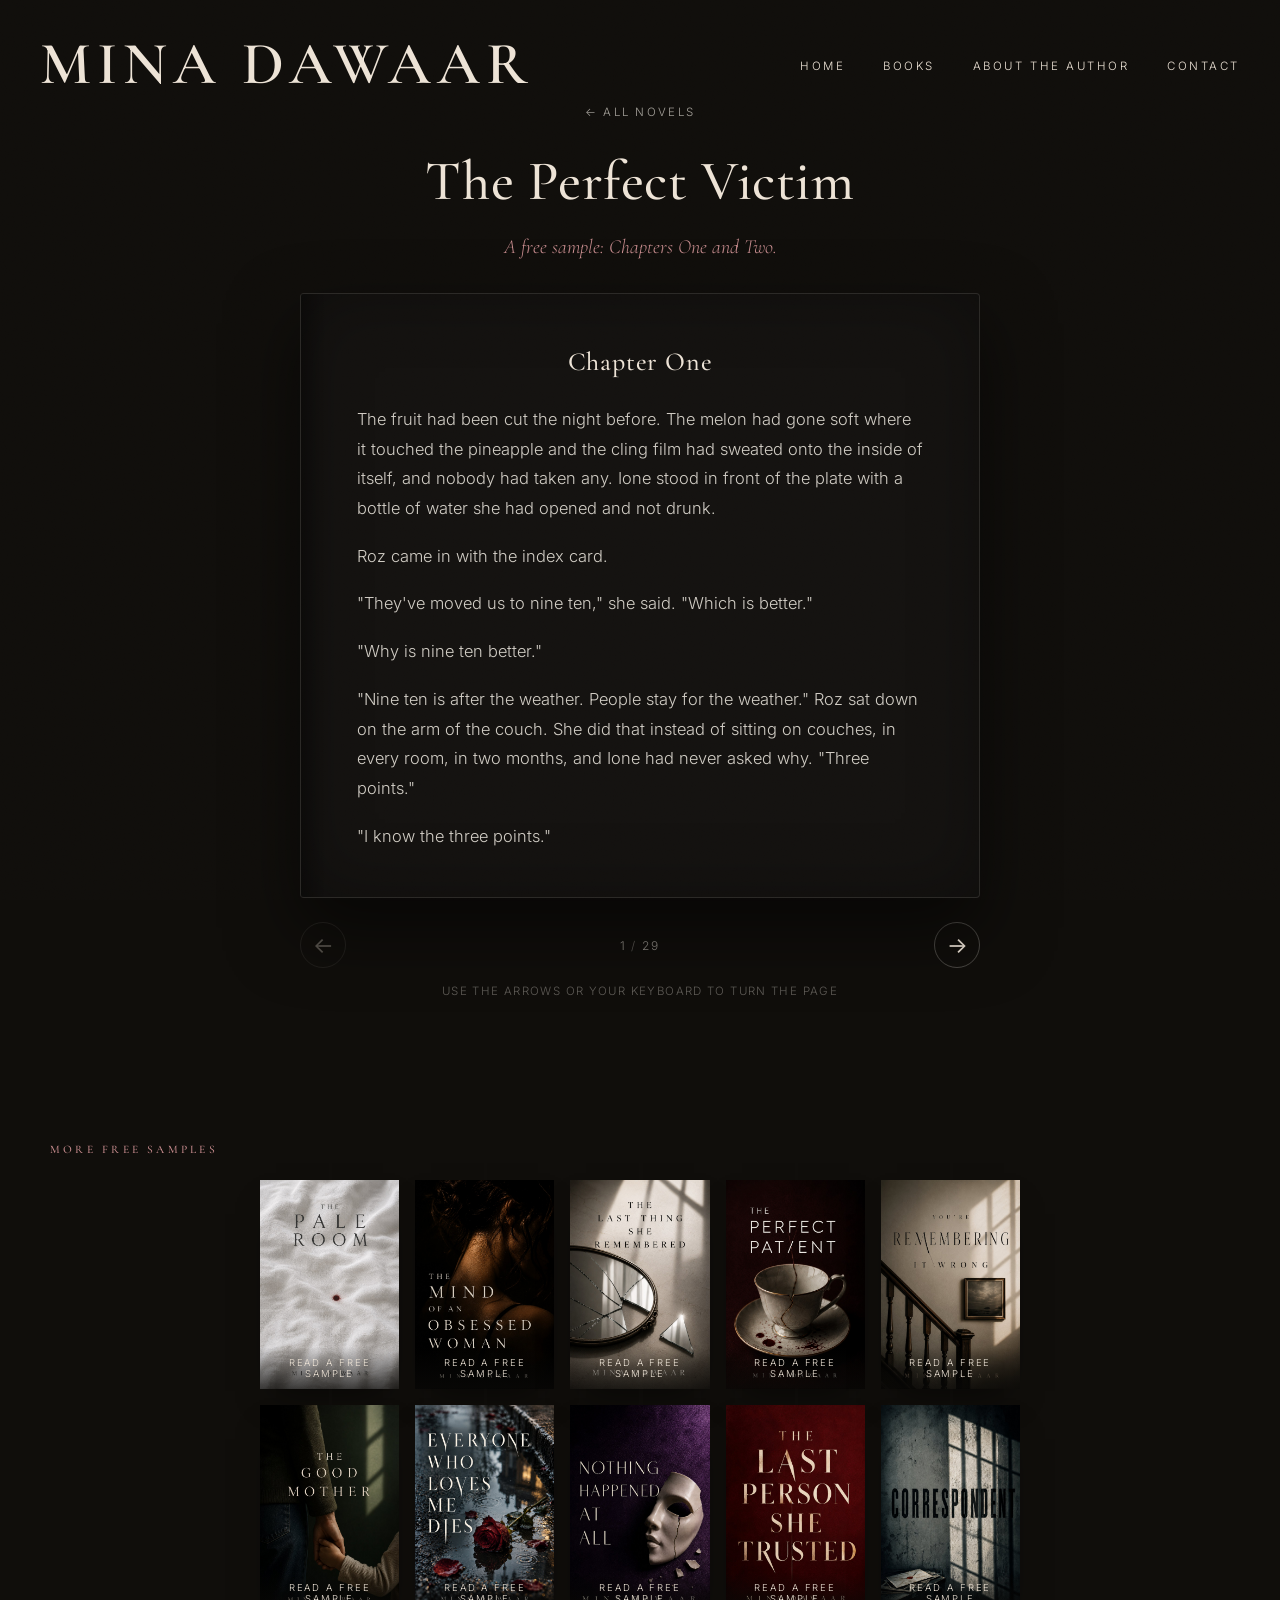
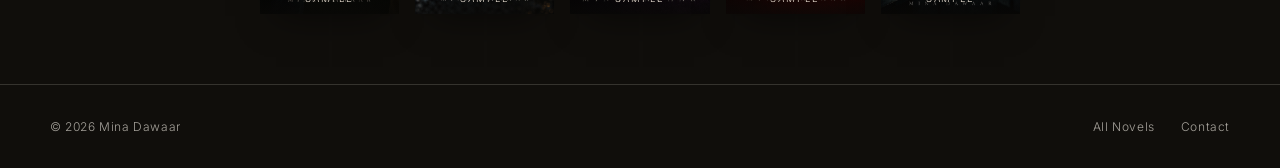
<file: sample-perfect-victim.html>
<!DOCTYPE html>
<html lang="en">
<head>
<meta charset="UTF-8">
<meta name="viewport" content="width=device-width, initial-scale=1.0">
<title>Free Sample: The Perfect Victim | Mina Dawaar</title>
<meta name="description" content="Read the opening two chapters of The Perfect Victim by Mina Dawaar, free. No signup, no email.">
<meta name="robots" content="index, follow, max-snippet:-1, max-image-preview:large">
<link rel="canonical" href="https://www.minadawaar.com/sample-perfect-victim.html">
<link rel="icon" type="image/png" href="favicon.png">
<meta name="geo.region" content="CA-ON">
<meta name="theme-color" content="#100E0B">

<meta property="og:type" content="article">
<meta property="og:site_name" content="Mina Dawaar">
<meta property="og:title" content="Read a Free Sample: The Perfect Victim">
<meta property="og:description" content="The opening two chapters of The Perfect Victim, free to read. No signup, no email.">
<meta property="og:url" content="https://www.minadawaar.com/sample-perfect-victim.html">
<meta property="og:locale" content="en_CA">
<meta property="og:locale:alternate" content="en_US">
<meta property="og:image" content="https://www.minadawaar.com/cover-perfect-victim.jpg">
<meta property="og:image:width" content="1024">
<meta property="og:image:height" content="1536">

<meta name="twitter:card" content="summary_large_image">
<meta name="twitter:title" content="Read a Free Sample: The Perfect Victim">
<meta name="twitter:description" content="The opening two chapters of The Perfect Victim, free to read. No signup, no email.">
<meta name="twitter:image" content="https://www.minadawaar.com/cover-perfect-victim.jpg">

<script type="application/ld+json">
{
  "@context": "https://schema.org",
  "@type": "Book",
  "name": "The Perfect Victim",
  "url": "https://www.minadawaar.com/sample-perfect-victim.html",
  "image": "https://www.minadawaar.com/cover-perfect-victim.jpg",
  "author": {
    "@type": "Person",
    "@id": "https://www.minadawaar.com/#author",
    "name": "Mina Dawaar",
    "url": "https://www.minadawaar.com/"
  },
  "genre": "Psychological Suspense",
  "inLanguage": "en",
  "bookFormat": "https://schema.org/EBook",
  "offers": {
    "@type": "Offer",
    "url": "https://www.amazon.com/dp/B0HHM9DXMC",
    "price": "12.99",
    "priceCurrency": "USD",
    "availability": "https://schema.org/InStock",
    "eligibleRegion": [
      { "@type": "Country", "name": "US" },
      { "@type": "Country", "name": "CA" }
    ]
  },
  "workExample": {
    "@type": "Book",
    "@id": "https://www.minadawaar.com/sample-perfect-victim.html",
    "name": "The Perfect Victim: Free Sample (Chapters One and Two)",
    "url": "https://www.minadawaar.com/sample-perfect-victim.html",
    "isAccessibleForFree": true,
    "inLanguage": "en",
    "bookFormat": "https://schema.org/EBook"
  }
}
</script>

<script type="application/ld+json">
{
  "@context": "https://schema.org",
  "@type": "BreadcrumbList",
  "itemListElement": [
      {
        "@type": "ListItem",
        "position": 1,
        "name": "Books",
        "item": "https://www.minadawaar.com/"
      },
      {
        "@type": "ListItem",
        "position": 2,
        "name": "The Perfect Victim",
        "item": "https://www.minadawaar.com/sample-perfect-victim.html"
      }
  ]
}
</script>

<link rel="stylesheet" href="style.css">
</head>
<body>
<div class="grain"></div>

<nav class="site-nav on-dark-top">
  <a href="index.html#collection" class="nav-mark nav-mark-big">MINA DAWAAR</a>
  <ul class="nav-links">
    <li><a href="index.html#collection">Home</a></li>
    <li><a href="index.html#collection">Books</a></li>
    <li><a href="index.html#about">About the Author</a></li>
    <li><a href="index.html#contact">Contact</a></li>
  </ul>
  <button class="nav-toggle" aria-label="Open menu"><span></span></button>
</nav>

<section class="reader">
  <div class="reader-head">
    <a href="index.html#collection" class="back-link">&larr; All Novels</a>
    <h1 class="book-title-visible">The Perfect Victim</h1>
    <p class="book-hook">A free sample: Chapters One and Two.</p>
  </div>

  <div class="book" id="reader-book">
  <div class="book-page" data-page="1">
    <h2 class="chapter-heading">Chapter One</h2>
    <p>The fruit had been cut the night before. The melon had gone soft where it touched the pineapple and the cling film had sweated onto the inside of itself, and nobody had taken any. Ione stood in front of the plate with a bottle of water she had opened and not drunk.</p>
    <p>Roz came in with the index card.</p>
    <p>"They've moved us to nine ten," she said. "Which is better."</p>
    <p>"Why is nine ten better."</p>
    <p>"Nine ten is after the weather. People stay for the weather." Roz sat down on the arm of the couch. She did that instead of sitting on couches, in every room, in two months, and Ione had never asked why. "Three points."</p>
    <p>"I know the three points."</p>
  </div>
  <div class="book-page" data-page="2">
    <p>"Say them."</p>
    <p>"The complaint that wasn't taken seriously. The review. What the Centre does now." Ione put the bottle down on the counter beside the fruit and picked it up again. "It's the same three points."</p>
    <p>"It's the same three points because they're the right three points."</p>
    <p>The green room had a television bolted high in the corner with the sound off and the captions on, and the captions were about a bridge closure in Gatineau. There was a mirror with bulbs around it that were not on. There was a laminated card by the door listing the wifi password and a phone extension for the studio floor, and someone had written a second password underneath in pen, and the pen was blue and the printing was blue, and Ione had already read both of them twice.</p>
  </div>
  <div class="book-page" data-page="3">
    <p>Roz turned the index card over. She had written the points out again in the passenger seat on the way in, in the dark, off the card she already had, which meant she now had the same three points in two hands.</p>
    <p>"Can I move you."</p>
    <p>"Move me."</p>
    <p>Roz took the arm of the chair and turned it, maybe fifteen degrees, so the window went to Ione's left. "There. That's the side they'll use. Camera two's the one with the red light and camera two is on your left, so if you're going to look anywhere, look left."</p>
    <p>"You said that in December."</p>
    <p>"I'll say it again in eight minutes."</p>
    <p>It was eighteen days since the order had been revoked and sixty-eight since the fourteenth of November. Both numbers were on a piece of paper in a folder in the car, along with the endorsement and a photocopy of the application and a letter from the Crown's office explaining, in a paragraph Ione could have written herself, what the revocation did and did not do. She had read the letter in the driveway in the dark on the third of January with the engine running and the heater on the windshield, and the thing she had noticed was that the signature at the bottom was the same black as the body of the letter, which meant it had been generated and not signed.</p>
  </div>
  <div class="book-page" data-page="4">
    <p>She had not minded that. She had noticed it and put the letter back in the envelope and gone inside and eaten a bowl of soup.</p>
    <p>"They'll ask about the trial date," Roz said.</p>
    <p>"I'll say October."</p>
    <p>"You'll say October and nothing else, because it's before the court."</p>
    <p>"I know what's before the court."</p>
    <p>"I know you know." Roz stood up and pulled her cardigan straight. "I'm saying it so I've said it."</p>
    <p>That was Roz's whole system and she was not embarrassed about it. She had two lanyards and a binder she carried against her chest like a schoolbook and a habit of finishing every explanation, all the way down, past the point where the person she was explaining to had stopped needing it. In November she had explained the difference between a preliminary inquiry and a trial for eleven minutes in a corridor while Ione, who ran accompaniments for a living, had stood and let her.</p>
  </div>
  <div class="book-page" data-page="5">
    <p>A runner put his head in and said five minutes and went away again. Ione put the water bottle down and left it.</p>
    <p>The studio was colder than the green room and smelled like floor cleaner. There were three cameras and only one of them had a person behind it; the other two were on remote heads and moved by themselves, smoothly, without anybody's hands on them, in a way that made you watch them instead of the person you were talking to. Ione sat where she was put. A woman clipped a microphone to the neck of her sweater and fed the cable down inside it, warm knuckles against her collarbone for two seconds, and said sorry, and Ione said it's fine.</p>
  </div>
  <div class="book-page" data-page="6">
    <p>The host was called Deven. He had done the segment in November when nobody could use her name, and he had been careful then in a way she had disliked without being able to say why, and today he shook her hand and said it's good to be able to say who you are.</p>
    <p>"Thanks."</p>
    <p>"Anything you don't want to go near."</p>
    <p>"No."</p>
    <p>"Okay." He looked at the card in front of him. "The Centre. The money's confirmed?"</p>
    <p>"March."</p>
    <p>"Can I mention it."</p>
    <p>"You can mention it."</p>
    <p>The floor manager counted them in on his fingers, and on the last one he pointed instead of folding it down.</p>
    <p>Since she was twenty-two she had sat at the corner of a table while somebody else did this, and had written down what they said in the order they said it, and had never once had to do it from the other chair.</p>
  </div>
  <div class="book-page" data-page="7">
    <p>She had said it eleven times. That was the thing about the account, that it was work, and got easier the way work got easier; by the fourth or fifth time the sentences had come loose from the night and started belonging to the segment instead. She said the date. She said she had come home at ten past eleven from a shift she had picked up because a colleague's kid was sick. She said the back door had been open and that she had thought the wind had done it, because the wind had done it in October and she had had the latch looked at. She said, when Deven asked, that she had been in her own kitchen, and Deven did not interrupt her, and she let it sit for the count of two the way it had sat the last four times, and then she went on.</p>
  </div>
  <div class="book-page" data-page="8">
    <p>She did not describe it. She had described it twice, early, before Roz, and both times the transcript had come back with things in it she did not remember saying.</p>
    <p>Deven asked about the earlier complaints, which is what everyone asked about, because it was the part of the story that had a shape. She said what was true, which was that a man with a documented history had been looked at three times and charged none of those times, and that the file which eventually stopped him had been built in eleven days by people who had been told to take it seriously.</p>
    <p>"And that's the review," Deven said. "The nationwide one."</p>
    <p>"It came out of the reporting in 2017." She gave him the numbers. One in five, before. Nineteen point three nine per cent, against ten point eight for physical assault, and thirty-seven thousand files pulled back out and read again, and six thousand four hundred and fifty-seven of them found to have been coded wrong. She had those numbers the way she had her own phone number, because she had said them in church basements and in a Legion hall and once to a subcommittee of eleven people in Kingston with a plate of shortbread on the table.</p>
  </div>
  <div class="book-page" data-page="9">
    <p>"And before that," Deven said, "those files just."</p>
    <p>"They weren't reported. Unfounded didn't go to Statistics Canada. So a complaint could be made, and closed, and after that there was no number anywhere that it had happened." She looked left, at camera two, without deciding to. "It's not that nobody believed her. It's that afterwards there was no record that she'd said anything at all."</p>
    <p>"And the Centre where you work. Latchford."</p>
    <p>"The Latchford Centre."</p>
    <p>"They're up for renewal."</p>
    <p>"Five-year core funding. It's announced in March." She had not planned the next part and it came out anyway, at the right speed. "We do about four hundred intakes a year in a town of forty-eight thousand. That number doesn't go down when the funding does. It just stops being written down anywhere."</p>
  </div>
  <div class="book-page" data-page="10">
    <p>Deven let that be the end of it, which is what you do when somebody hands you an ending.</p>
    <p>Eleven minutes. The floor manager gave her a thumbs-up that was for the room and not for her, and the woman with the microphone came back and unclipped it and pulled the cable up out of her sweater in one movement, and Ione stood and her left knee had gone from sitting still.</p>
    <p>In the corridor Roz was on her phone with her thumb over the screen. She looked up.</p>
    <p>"That was the best one."</p>
    <p>"Thanks."</p>
    <p>"No, I mean it was the best one. The four hundred thing." Roz put the phone away. "Don't tell them where you got it, because you didn't get it anywhere, you just said it."</p>
  </div>
  <div class="book-page" data-page="11">
    <p>The producer caught them at the security doors. He was younger than Deven and had the lanyard of somebody who did not leave the building, and he was carrying two coffees that were not for either of them.</p>
    <p>"I wanted to say," he said. "Sorry. I wanted to say we get a lot of these."</p>
    <p>"Sure."</p>
    <p>"And I read the file. The summary, the disclosure summary, whatever it is they send." He shifted one coffee to the other hand. "It's the cleanest file anyone's seen. In here, I mean. Usually there's a hole in it somewhere and you end up writing around the hole." He was already stepping back into the corridor, doing the thing where you leave before the other person has to. "Anyway. It's good when it's clean."</p>
  </div>
  <div class="book-page" data-page="12">
    <p>"Thank you," Ione said.</p>
    <p>Outside, the lot had been salted and not plowed, so there was a crust that broke under her boots in slabs the size of a hand. Minus nineteen. The light was flat and low and came off the snowbanks with no color in it, and the exhaust from the car ahead of them came out and hung there and did not go anywhere.</p>
    <p>Roz drove. The 417 to the 416 and then off it onto 15, which took twenty minutes longer and had no trucks on it, and Ione had never once said she preferred it.</p>
    <p>"He was nice," Roz said, somewhere past Kemptville.</p>
    <p>"He was."</p>
    <p>"You were better than him."</p>
    <p>A plow went the other way with its blade up and its lights going, hauling nothing, on its way to somewhere it was needed.</p>
  </div>
  <div class="book-page" data-page="13">
    <p>Clean was a word she used. She used it at work twice a week. A clean file was one where the intake matched the police narrative matched the accompaniment log matched the outcome, where the dates lined up and the same pen had signed the bottom of every page, where you could put it in front of a funder or a coroner or a lawyer and not have to say anything about it first.</p>
    <p>Making files clean was most of what she had done for eleven years.</p>
    <p>"You've gone quiet."</p>
    <p>"I've been up since four."</p>
    <p>"You have been up since four," Roz agreed, and put the radio on low, which was her version of leaving somebody alone.</p>
    <p>The 15 went through Merrickville and past the lock, which was frozen and had a snowmobile track running down the middle of it, and out the other side. Ione put her hand flat on the door where the heat came out and left it there until it was too hot, and then she left it there a while longer.</p>
  </div>
  <div class="book-page" data-page="14">
    <h2 class="chapter-heading">Chapter Two</h2>
    <p>MERIDIAN CABLE &amp; SECURITY. SERVICE HISTORY.</p>
    <p class="msg">ACCOUNT 4471. 14 FERRIS ST, CARROW FALLS ON.</p>
    <p class="msg">12 NOV 2024. TECH CALL 0940. NO FAULT FOUND. NO CHARGE.</p>
    <p class="msg">19 NOV 2024. INSTALL: DOORBELL CAM MC-2 PLUS CHIME. 3YR PARTS/LABOR.</p>
    <p class="msg">19 NOV 2024. CLOUD PLAN A (30-DAY) ACTIVATED.</p>
    <p class="msg">04 DEC 2024. CUSTOMER CALL RE CHIME VOLUME. RESOLVED BY PHONE.</p>
    <p class="msg">WARRANTY EXPIRES 19 NOV 2027. RETAIN THIS RECORD.</p>
    <p>The chime had started doing a thing.</p>
    <p>It was supposed to go bing-bong, one sound, the way a chime goes. What it did now was bing, and then a gap you could count in, and then bong, so that anybody at the door got halfway through wondering whether it had worked and pressed it again, and then the whole thing overlapped itself.</p>
  </div>
  <div class="book-page" data-page="15">
    <p>"It's a two-tone chime," Callum said. He was at the sink with his back to her. "It does two tones."</p>
    <p>"It does one tone and then a gap and then the other tone."</p>
    <p>"That's two tones."</p>
    <p>"The gap's new."</p>
    <p>"The gap's not new, you've started listening for it." He ran the tap. "That's a different thing."</p>
    <p>He was not wrong and she did not say so.</p>
    <p>The kitchen drawer had everything in it that did not have a drawer of its own. Takeout menus, a tape measure, the warranty card for a kettle they no longer owned, a handful of dead batteries neither of them would throw out in case they were the good ones, a church cookbook of Callum's aunt's with a rubber band round it, and at the bottom, flat, gone slightly gray along one crease, the Meridian sheet.</p>
  </div>
  <div class="book-page" data-page="16">
    <p>The overhead light in the kitchen had been out for eleven days. Ione took the sheet to the light over the stove and held it up.</p>
    <p>Three years, parts and labor. Nineteenth of November 2027. She had what she wanted almost at once, and then she read the rest of it, because it was in front of her and she was a person who read the rest of it.</p>
    <p>"There's a service call on the twelfth."</p>
    <p>"Twelfth of what."</p>
    <p>"November. Twelfth of November." She turned it round, which was pointless, since he was not looking. "Nine forty in the morning. Tech call, no fault found, no charge."</p>
    <p>"We didn't have it on the twelfth."</p>
    <p>"No."</p>
    <p>"We didn't have anything from them on the twelfth. The install was the nineteenth." The tap went off. "That's before."</p>
  </div>
  <div class="book-page" data-page="17">
    <p>"I know it's before."</p>
    <p>He came over, drying his hands, and took the sheet out of her fingers at the top corner. He read paper differently from anyone she had ever met. He held it by one corner and let it hang and read straight down the left edge first, the dates, and then went back up and read across, and it had taken her two years of marriage to notice he did it and another one to work out that it was because his whole job was finding what was missing from a run of things.</p>
    <p>"They've put someone else's call on our account," he said. "It happens. My sister got a plumbing bill for a house in Almonte for two years, and the third year they sent her a Christmas card."</p>
  </div>
  <div class="book-page" data-page="18">
    <p>"They sent her a card."</p>
    <p>"To the house in Almonte. She's never seen it." He folded the sheet back along its old crease, which was where it had been folded before, and put it back in the drawer under the menus. "I'll call them Monday. No charge anyway."</p>
    <p>"Okay."</p>
    <p>He shut the drawer with his hip.</p>
    <p>She had been home nine weeks. There were things in the house she could not do yet, and she had stopped keeping the list because keeping the list turned out to be one of them.</p>
    <p>She could not stand at the sink with the window black. She could stand at it with the blind down, and she could stand at it in daylight, and she could not do it with the window black, so Callum had started doing the dishes, every night, without either of them ever having said a word about it, and she had let him, and she was not sure any more which of them had decided.</p>
  </div>
  <div class="book-page" data-page="19">
    <p>She could not have music on and water running at the same time.</p>
    <p>She could put her keys down on the shelf in the hall, which was where they had always gone. She could not put them down on the kitchen counter. There was no reason for that one. She had turned it over a few times in December looking for a reason and had not found one and had stopped looking, and she still walked the length of the hall with the keys in her hand every time she came in.</p>
    <p>The back door was new. Same frame, same size, same three panes across the top, and it weighed something else. The old one had shut with a click near the top. This one shut with a lower sound, further down, and it needed a hip to catch. In the first week she had let it swing twice and it had not caught either time, and now she pushed it with her hip every time whether it needed it or not, and it took two goes about one time in five, and Callum had planed it in December and it had made no difference.</p>
  </div>
  <div class="book-page" data-page="20">
    <p>She went up and ran a bath she did not get into, which she did about twice a week, and while it filled she stood in front of the mirror with her sleeve pushed up.</p>
    <p>The mark on the outside of her left forearm, below the elbow, had come up green in the second week and gone brown in the fourth and was now the color of nothing much. Under the bathroom light it was a smudge about the size of a thumbprint, and under any other light in the house it was not there at all. It was the last one. Everything else had gone. She turned her arm over and back once and pulled the sleeve down.</p>
    <p>The whine in her right ear had a pitch she could find on the microwave and nowhere else in the house. She had gone round the whole ground floor with it in December, room by room, holding things up to her head like a woman looking for a leak. The microwave at the end of a cycle. Nothing else. Not the smoke alarm, not the kettle, not the tone the van made when Callum left the door open.</p>
  </div>
  <div class="book-page" data-page="21">
    <p>The audiologist in Perth had put a chart in front of her with a notch cut out of the middle of it and had talked about the notch for a while and had been good at that part. Then she had said the word permanent kindly, at the end, standing up, with her hand already on the door.</p>
    <p>Ione had watched people do that for eleven years from the other side of the desk. She had a rule about it in the induction pack. You do not deliver the worst sentence in the appointment standing up, because the person you are saying it to remembers the standing and not the sentence.</p>
    <p>She had said thank you and gone down to the car park and sat there for a while and then driven home.</p>
  </div>
  <div class="book-page" data-page="22">
    <p>She let the bath out and went down, and halfway down the stairs the doorbell went.</p>
    <p>Bing. The gap. Bong.</p>
    <p>She stopped with one hand on the rail. There was a shape in the glass panel beside the door, sideways on, and the porch light was on because the porch light had been on every night since November.</p>
    <p>Callum came out of the kitchen with a tea towel and went past her and opened it, and it was Denise from seventeen with a foil tray.</p>
    <p>"I'm not coming in," Denise said. "Ron's in the car. I'm not coming in."</p>
    <p>"Come in."</p>
    <p>"I'm not." She handed the tray over the threshold. "It's the pork thing. It freezes."</p>
    <p>Ione came the rest of the way down and stood in the hall with her hand still out from the rail, and Denise looked at her the way people had been looking at her since the third of January, which was straight at her and then quickly at something else, and then back, having decided.</p>
  </div>
  <div class="book-page" data-page="23">
    <p>"You were good on the telly," Denise said.</p>
    <p>"Thank you."</p>
    <p>"I said to Ron, she's the only one on there who knows what she's talking about." She was already going backwards down the step. "The pork thing freezes. Don't do it in the microwave."</p>
    <p>The door shut. Callum's hip, then the click, further down than the old one.</p>
    <p>"That's four," he said.</p>
    <p>"Four what."</p>
    <p>"Four foil trays. There's two in the chest freezer with no labels on and now there's this." He looked at it. "What's a pork thing."</p>
    <p>"It's a pork thing."</p>
    <p>"It's not labeled."</p>
    <p>"Nobody labels a pork thing."</p>
    <p>He put it on the counter and stood there with the tea towel over his shoulder.</p>
  </div>
  <div class="book-page" data-page="24">
    <p>Her hand was still cold from the rail, and there was a place under her sternum where the chime had gone in and was taking its time coming back out, and she stood in her own hall and waited for it, the way you wait for a foot to stop being asleep.</p>
    <p>It was the first time it had rung since November. Nine weeks, and in nine weeks the only people who came to that door were Callum's brother, who let himself in, and a courier who left things on the step, and it had not once occurred to her that the bell had not gone.</p>
    <p>"You want me to unplug the chime," Callum said.</p>
    <p>"No."</p>
    <p>"It's four screws."</p>
    <p>"I said no."</p>
    <p>He nodded once and picked the tray up and put it down again in a slightly different place, which is what he did instead of arguing.</p>
  </div>
  <div class="book-page" data-page="25">
    <p>"Denise put a card in with the last one," he said. "In November. I don't think you saw it."</p>
    <p>"Where is it."</p>
    <p>"Drawer."</p>
    <p>"Which drawer."</p>
    <p>"That drawer." He tipped his head at the one she had been in an hour ago. "Under the menus."</p>
    <p>She did not go and look. She stood where she was and let the last of it go out of her chest, and she thought about the fact that she had been through that drawer twice tonight and had come out of it holding a service history and not a card.</p>
    <p>Callum had the laptop open on the kitchen table and a mug beside it and a pen behind his ear, which meant he was on a quote and not on email.</p>
    <p>"I've got Kingston Thursday," he said. "Overnight."</p>
  </div>
  <div class="book-page" data-page="26">
    <p>"The school board."</p>
    <p>"The school board. Two hundred and forty boxes in a portable, and they want it scoped by Friday, and half of it's going to be pay records from before they amalgamated." He wrote a number and crossed it out. "Have you eaten anything today."</p>
    <p>"I had that thing in the car."</p>
    <p>"That's not a thing, that's a wrapper with a picture of a thing on it." He got up and put the kettle on and started taking eggs out without asking, which was the only way he ever cooked for her.</p>
    <p>She sat down where the laptop was and did not look at it.</p>
    <p>"Roz says the bail decision's next month."</p>
    <p>"Is that bad."</p>
    <p>"It's not anything. He's remanded, he stays remanded, it's a formality." She turned the pen over on the table. "She wants me at it."</p>
  </div>
  <div class="book-page" data-page="27">
    <p>"Do you want to be at it."</p>
    <p>"I don't know."</p>
    <p>He cracked the eggs one-handed, badly, the way he always did, and got a bit of shell in, and fished it out with the shell.</p>
    <p>"Then don't decide tonight," he said.</p>
    <p>They ate at the table with the overhead still out and the light on over the stove, and he told her about a man in Balderson who kept forty years of parish minutes in a chest freezer that was still plugged in, and she laughed for the first time in days, and afterwards she was aware of having laughed, which spoiled some of it and not all of it.</p>
    <p>Later she went up and he stayed down. She heard him on the phone about pallet counts, and then not on the phone, and then the television for a while, and then not the television.</p>
  </div>
  <div class="book-page" data-page="28">
    <p>She lay on her side with her hand under the pillow. The whine was worse lying on her right and better if she turned over, and the way you got to sleep was to turn over and stay turned.</p>
    <p>The twelfth of November had been a Tuesday.</p>
    <p>She would have been at work at nine forty on a Tuesday. Callum would have been out; Tuesdays he was out, he was always out, that was the day he did pickups. There would have been nobody in the house at nine forty on the twelfth of November for a technician to find no fault in front of.</p>
    <p>She turned over.</p>
  </div>
  <div class="book-page end-page" data-page="29">
    <p>The sample ends here. The full novel is available now.</p>
    <div class="book-actions">
      <a href="https://www.amazon.com/dp/B0HHM9DXMC" class="btn solid" target="_blank" rel="noopener">Continue on Kindle</a>
      <a href="index.html#collection" class="btn">All Novels</a>
    </div>
  </div>
  </div>

  <div class="reader-controls">
    <button class="pager" id="prev-page" aria-label="Previous page" disabled>&larr;</button>
    <span class="reader-progress"><span id="page-now">1</span><span class="sep">/</span><span id="page-total">29</span></span>
    <button class="pager" id="next-page" aria-label="Next page">&rarr;</button>
  </div>
  <p class="reader-hint">Use the arrows or your keyboard to turn the page</p>
</section>

<!-- ================= MORE SAMPLES ================= -->
<section class="book-section reveal">
  <h3>More Free Samples</h3>
  <div class="related-grid related-grid-wide">
    <a href="sample-pale-room.html" class="related-card">
      <img loading="lazy" src="cover-pale-room.jpg" alt="The Pale Room by Mina Dawaar" width="1023" height="1537">
      <span class="related-tag">Read a Free Sample</span>
    </a>
    <a href="sample-mind-of-an-obsessed-woman.html" class="related-card">
      <img loading="lazy" src="cover-mind-of-an-obsessed-woman.jpg" alt="The Mind of an Obsessed Woman by Mina Dawaar" width="1023" height="1537">
      <span class="related-tag">Read a Free Sample</span>
    </a>
    <a href="sample-last-thing-she-remembered.html" class="related-card">
      <img loading="lazy" src="cover-last-thing-she-remembered.jpg" alt="The Last Thing She Remembered by Mina Dawaar" width="1024" height="1536">
      <span class="related-tag">Read a Free Sample</span>
    </a>
    <a href="sample-perfect-patient.html" class="related-card">
      <img loading="lazy" src="cover-perfect-patient.jpg" alt="The Perfect Patient by Mina Dawaar" width="1023" height="1537">
      <span class="related-tag">Read a Free Sample</span>
    </a>
    <a href="sample-remembering-it-wrong.html" class="related-card">
      <img loading="lazy" src="cover-remembering-it-wrong.jpg" alt="You&rsquo;re Remembering It Wrong by Mina Dawaar" width="1023" height="1537">
      <span class="related-tag">Read a Free Sample</span>
    </a>
    <a href="sample-good-mother.html" class="related-card">
      <img loading="lazy" src="cover-good-mother.jpg" alt="The Good Mother by Mina Dawaar" width="1023" height="1537">
      <span class="related-tag">Read a Free Sample</span>
    </a>
    <a href="sample-everyone-who-loves-me-dies.html" class="related-card">
      <img loading="lazy" src="cover-everyone-who-loves-me-dies.jpg" alt="Everyone Who Loves Me Dies by Mina Dawaar" width="1024" height="1536">
      <span class="related-tag">Read a Free Sample</span>
    </a>
    <a href="sample-nothing-happened-at-all.html" class="related-card">
      <img loading="lazy" src="cover-nothing-happened-at-all.jpg" alt="Nothing Happened at All by Mina Dawaar" width="1023" height="1537">
      <span class="related-tag">Read a Free Sample</span>
    </a>
    <a href="sample-last-person-she-trusted.html" class="related-card">
      <img loading="lazy" src="cover-last-person-she-trusted.jpg" alt="The Last Person She Trusted by Mina Dawaar" width="1024" height="1536">
      <span class="related-tag">Read a Free Sample</span>
    </a>
    <a href="sample-correspondent.html" class="related-card">
      <img loading="lazy" src="cover-correspondent.jpg" alt="Correspondent by Mina Dawaar" width="1023" height="1537">
      <span class="related-tag">Read a Free Sample</span>
    </a>
  </div>
</section>

<footer class="site-footer">
  <div class="footer-inner">
    <span>&copy; 2026 Mina Dawaar</span>
    <div class="footer-links">
      <a href="index.html#collection">All Novels</a>
      <a href="index.html#contact">Contact</a>
    </div>
  </div>
</footer>

<script src="script.js"></script>
</body>
</html>
</file>
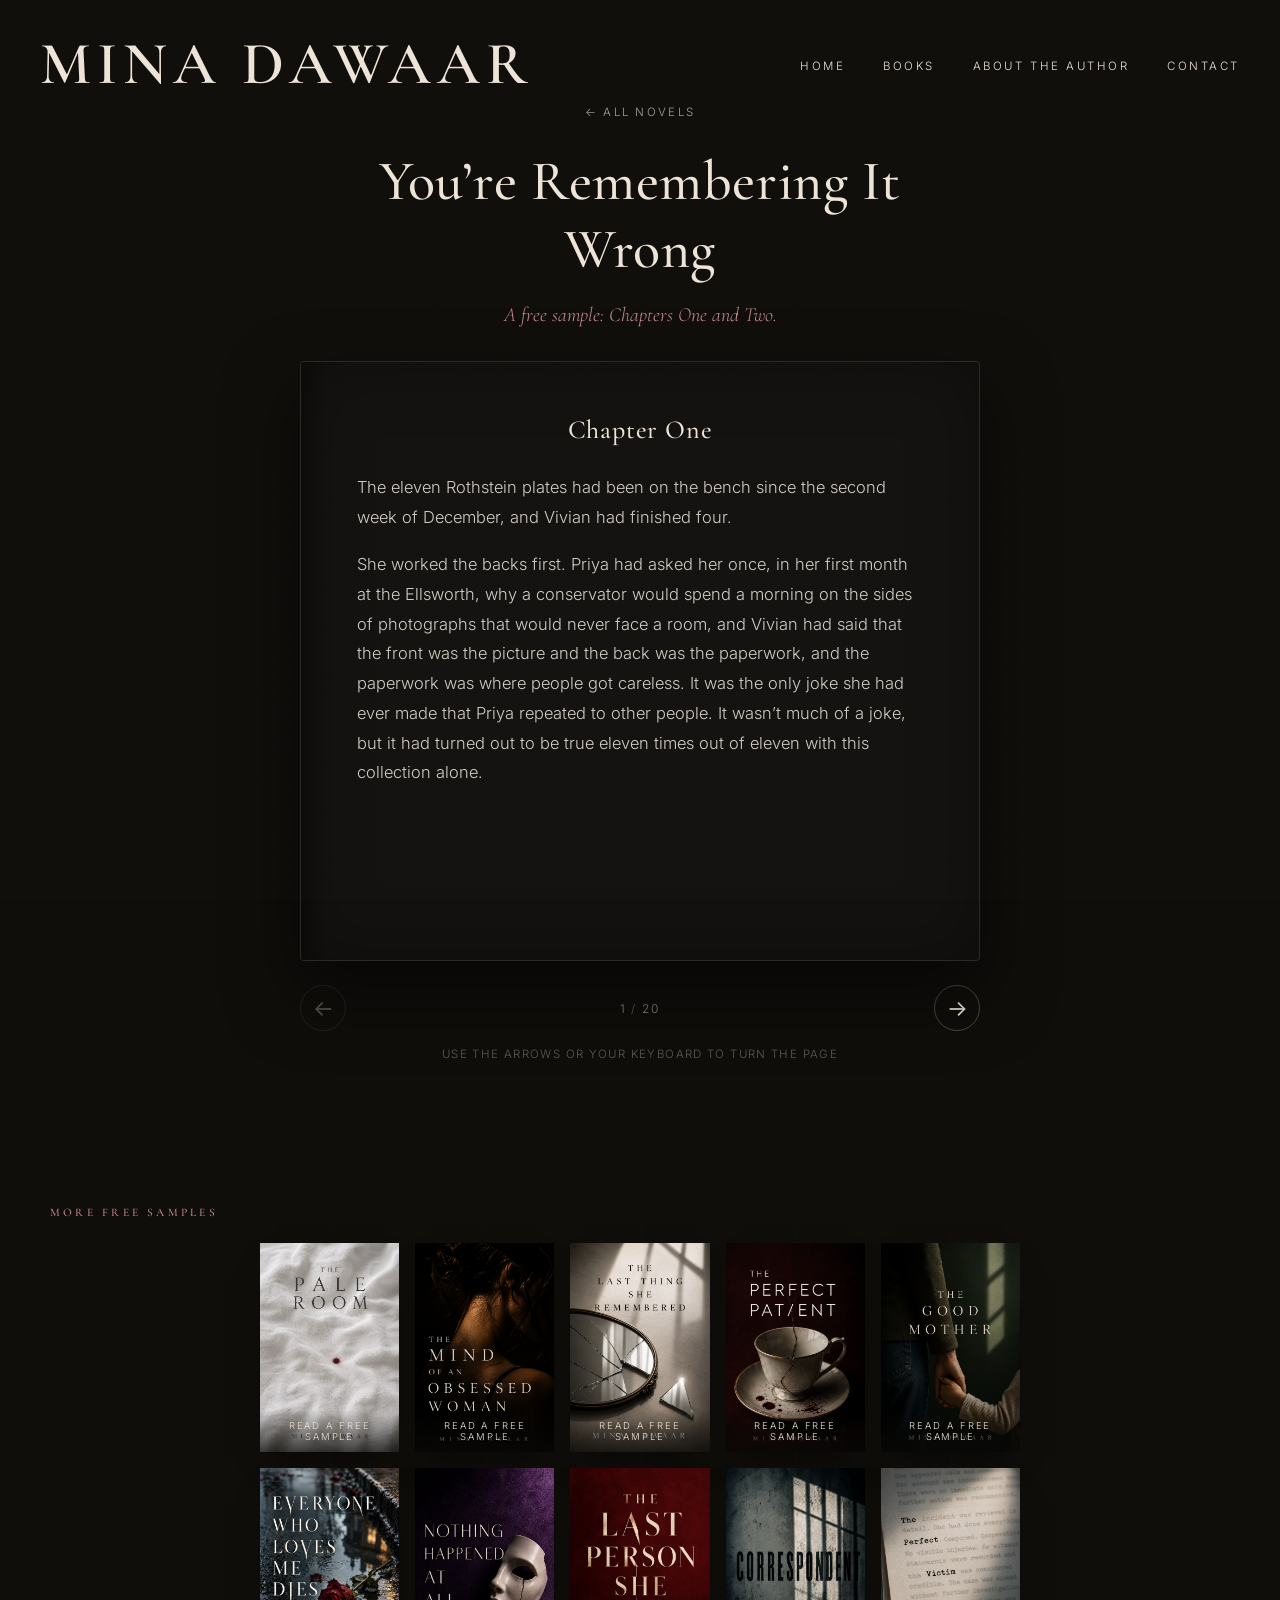
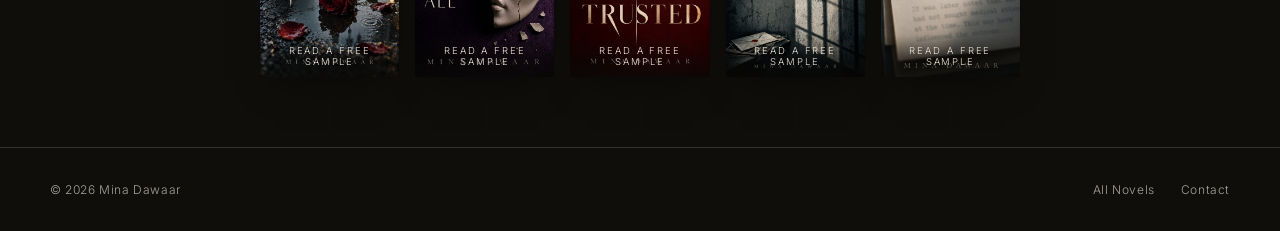
<file: sample-remembering-it-wrong.html>
<!DOCTYPE html>
<html lang="en">
<head>
<meta charset="UTF-8">
<meta name="viewport" content="width=device-width, initial-scale=1.0">
<title>Free Sample: You&rsquo;re Remembering It Wrong | Mina Dawaar</title>
<meta name="description" content="Read the opening two chapters of You're Remembering It Wrong by Mina Dawaar, free. No signup, no email.">
<meta name="robots" content="index, follow, max-snippet:-1, max-image-preview:large">
<link rel="canonical" href="https://www.minadawaar.com/sample-remembering-it-wrong.html">
<link rel="icon" type="image/png" href="favicon.png">
<meta name="geo.region" content="CA-ON">
<meta name="theme-color" content="#100E0B">

<meta property="og:type" content="article">
<meta property="og:site_name" content="Mina Dawaar">
<meta property="og:title" content="Read a Free Sample: You&rsquo;re Remembering It Wrong">
<meta property="og:description" content="The opening two chapters of You're Remembering It Wrong, free to read. No signup, no email.">
<meta property="og:url" content="https://www.minadawaar.com/sample-remembering-it-wrong.html">
<meta property="og:locale" content="en_CA">
<meta property="og:locale:alternate" content="en_US">
<meta property="og:image" content="https://www.minadawaar.com/cover-remembering-it-wrong.jpg">
<meta property="og:image:width" content="1023">
<meta property="og:image:height" content="1537">

<meta name="twitter:card" content="summary_large_image">
<meta name="twitter:title" content="Read a Free Sample: You&rsquo;re Remembering It Wrong">
<meta name="twitter:description" content="The opening two chapters of You're Remembering It Wrong, free to read. No signup, no email.">
<meta name="twitter:image" content="https://www.minadawaar.com/cover-remembering-it-wrong.jpg">

<script type="application/ld+json">
{
  "@context": "https://schema.org",
  "@type": "Book",
  "name": "You're Remembering It Wrong",
  "url": "https://www.minadawaar.com/sample-remembering-it-wrong.html",
  "image": "https://www.minadawaar.com/cover-remembering-it-wrong.jpg",
  "author": {
    "@type": "Person",
    "@id": "https://www.minadawaar.com/#author",
    "name": "Mina Dawaar",
    "url": "https://www.minadawaar.com/",
    "nationality": "Canadian",
    "address": {
      "@type": "PostalAddress",
      "addressRegion": "Ontario",
      "addressCountry": "CA"
    }
  },
  "genre": ["Psychological Thriller", "Suspense"],
  "inLanguage": "en",
  "bookFormat": "https://schema.org/EBook",
  "offers": {
    "@type": "Offer",
    "url": "https://www.amazon.com/dp/B0HDV92RWH",
    "price": "12.99",
    "priceCurrency": "USD",
    "availability": "https://schema.org/InStock",
    "eligibleRegion": [
      { "@type": "Country", "name": "US" },
      { "@type": "Country", "name": "CA" }
    ]
  },
  "workExample": {
    "@type": "Book",
    "@id": "https://www.minadawaar.com/sample-remembering-it-wrong.html",
    "name": "You're Remembering It Wrong: Free Sample (Chapters One and Two)",
    "url": "https://www.minadawaar.com/sample-remembering-it-wrong.html",
    "isAccessibleForFree": true,
    "inLanguage": "en",
    "bookFormat": "https://schema.org/EBook"
  }
}
</script>

<script type="application/ld+json">
{
  "@context": "https://schema.org",
  "@type": "BreadcrumbList",
  "itemListElement": [
      {
        "@type": "ListItem",
        "position": 1,
        "name": "Books",
        "item": "https://www.minadawaar.com/"
      },
      {
        "@type": "ListItem",
        "position": 2,
        "name": "You're Remembering It Wrong",
        "item": "https://www.minadawaar.com/sample-remembering-it-wrong.html"
      }
  ]
}
</script>

<link rel="stylesheet" href="style.css">
</head>
<body>
<div class="grain"></div>

<nav class="site-nav on-dark-top">
  <a href="index.html#collection" class="nav-mark nav-mark-big">MINA DAWAAR</a>
  <ul class="nav-links">
    <li><a href="index.html#collection">Home</a></li>
    <li><a href="index.html#collection">Books</a></li>
    <li><a href="index.html#about">About the Author</a></li>
    <li><a href="index.html#contact">Contact</a></li>
  </ul>
  <button class="nav-toggle" aria-label="Open menu"><span></span></button>
</nav>

<section class="reader">
  <div class="reader-head">
    <a href="index.html#collection" class="back-link">&larr; All Novels</a>
    <h1 class="book-title-visible">You&rsquo;re Remembering It Wrong</h1>
    <p class="book-hook">A free sample: Chapters One and Two.</p>
  </div>

  <div class="book" id="reader-book">
  <div class="book-page" data-page="1">
    <h2 class="chapter-heading">Chapter One</h2>
    <p>The eleven Rothstein plates had been on the bench since the second week of December, and Vivian had finished four.</p>
    <p>She worked the backs first. Priya had asked her once, in her first month at the Ellsworth, why a conservator would spend a morning on the sides of photographs that would never face a room, and Vivian had said that the front was the picture and the back was the paperwork, and the paperwork was where people got careless. It was the only joke she had ever made that Priya repeated to other people. It wasn’t much of a joke, but it had turned out to be true eleven times out of eleven with this collection alone.</p>
  </div>
  <div class="book-page" data-page="2">
    <p>Isaac Rothstein had numbered his own negatives in soft pencil in the lower left corner of every print he made, and by 1938 he had also been stamping the studio blindstamp into the bottom edge, a dry oval you could feel before you could see it. Plates 1 through 6 carried both. Vivian logged the numbers, the sheet dimensions to the half millimeter, the paper weight, the surface, and the pencil annotations in the hand she now recognized without checking her notes, which meant the last four weeks had gone into her the way the work always did.</p>
    <p>Modern color prints made it easier. A machine put the date and the order number and the frame position right on the back in gray type, and half her working life at the Toronto lab had been reading that type off drugstore prints and knowing more about a family than the family remembered. The Rothsteins made her earn it. She liked that better.</p>
  </div>
  <div class="book-page" data-page="3">
    <p>Plate 7 came out of its four-flap enclosure at twenty past ten.</p>
    <p>It was the King William Street one, a row of men outside a shoe factory in what the catalog card said was March, eight of them across the frame and a ninth figure at the left edge that Vivian had assumed for four weeks was a lamp standard. She set the print on the copy stand and brought the raking light in from the left at about fifteen degrees, which was what she did with all of them, because at fifteen degrees a sheet of paper stops being an image and becomes a landscape with weather.</p>
    <p>The left edge had weather.</p>
    <p>Something sat proud of the emulsion there, a long vertical build-up maybe forty millimeters by nine, and where it met the brick of the factory wall the retoucher had gone in with a blade and etched the highlights back down so the join wouldn’t read. Under the light the blade work threw its own small shadows, dozens of them, in a herringbone. Whoever had done it had been good and had been working fast.</p>
  </div>
  <div class="book-page" data-page="4">
    <p>Vivian took her hands off the print and looked at the wall for a second and then went and got the stereo microscope.</p>
    <p>At twelve times, the build-up resolved into two campaigns. Somebody had put down a spirit varnish first and worked into it with graphite and a dye, and somebody, probably the same somebody on the same afternoon, had come back over the top with an opaque white and rebuilt about a centimeter of mortar line that was not the mortar line in plates 5 and 6. The dye had shifted. Under daylight balance it was reading a little warm against the print’s own cool gray, which was how it had been possible to sit there for four weeks looking like a lamp standard.</p>
  </div>
  <div class="book-page" data-page="5">
    <p>She photographed it at three magnifications with the scale bar in, wrote the measurements into the treatment file, and then, because it was the actual question, she measured the shadow.</p>
    <p>Every man in the frame threw his shadow to the right and slightly forward. The mortar line the retoucher had built threw nothing, because it was a wall, and the wall was fine. But eleven centimeters to the right of it, on the paving, there was a soft dark wedge with no object at the top of it, and it fell at the same angle as the other eight.</p>
    <p>Vivian found plate 3 and plate 5 in the cabinet, brought them out, and laid the three of them side by side on the bench under the same lamps.</p>
  </div>
  <div class="book-page" data-page="6">
    <p>Plate 3 was the same street from further back, taken the same morning by the light. Nine men.</p>
    <p>She was still standing there when Yusuf came down with the copy stand lens she’d lent him before Christmas and a coffee he’d bought her without asking, which he did roughly once a week and had never once mentioned.</p>
    <p>“You’ve got the face on,” he said.</p>
    <p>“There’s a ninth man.”</p>
    <p>Yusuf leaned over the bench with his hands behind his back the way she’d taught him and looked from plate 3 to plate 7 and back. He found it in about nine seconds, which was faster than she’d expected and faster than she’d have found it if she hadn’t been looking at the back of the paper for four weeks.</p>
  </div>
  <div class="book-page" data-page="7">
    <p>“Who took him out?”</p>
    <p>“Not Rothstein,” she said. “Rothstein died in 1951 and this is a hardener and an opaque white that I don’t think you could buy in this country before about 1954. I’ll check. Somebody had the print in a studio with proper tools and about two hours, and they wanted it to look like it was never anything else.”</p>
    <p>“Do we know who he was?”</p>
    <p>“No.”</p>
    <p>Yusuf drank about half of his own coffee and said, in the tone he used for the digitization queue, that he had ninety microcassettes upstairs from a church oral history and no working budget line to put them anywhere, and then he went back up.</p>
    <p>Priya came at four.</p>
    <p>She stood at the end of the bench with her reading glasses pushed into her hair and looked at the three plates in the order Vivian gave them to her, and she got it before Vivian said anything, because Priya had been doing this for twenty-six years and was nobody’s fool.</p>
  </div>
  <div class="book-page" data-page="8">
    <p>“Can you take it off?”</p>
    <p>“Yes.”</p>
    <p>“Cleanly?”</p>
    <p>“Mostly.” Vivian turned plate 7 forty degrees into the raking light so Priya could see the herringbone come up. “The varnish will come off with the dye in it. The etching won’t. He cut into the emulsion to make the join work, and I can’t put emulsion back, so under any raking light at all you’d have a lit-up scribble where the man used to be. In a frame on a wall, from a meter away, nobody would ever see it.”</p>
    <p>“Then I’d like it off for March.”</p>
    <p>“I’d like it left on.”</p>
    <p>Priya waited, and Vivian made the argument she’d been assembling since about ten o’clock without knowing she was assembling it. That the print in front of them was not a 1938 object. That it was a 1938 object that somebody in the 1950s had spent an afternoon changing, and the changing was now part of what the object was and part of what it could tell anyone. That there were eleven prints and one of them had had a man taken out of it, and if the Ellsworth put the man back the exhibition would show eleven photographs by Isaac Rothstein instead of ten photographs by Isaac Rothstein and one document of somebody’s decision. That the wall label could say all of it in forty words.</p>
  </div>
  <div class="book-page" data-page="9">
    <p>“The wall label can say all of it in forty words,” Priya said, “on a print that isn’t scarred.”</p>
    <p>“It isn’t a scar. It’s the evidence.”</p>
    <p>“It’s a hole in a picture in a spring exhibition that has a funder attached to it.” Priya put her glasses back on. “Write it up as an option. Both options. I’ll take it to the committee on the fourth and I’ll tell them you’re against, because you are, and because you’re usually right about this and occasionally you’re right in a way that costs me eleven thousand dollars.”</p>
    <p>That was as close to a yes as it was going to get by four in the afternoon.</p>
    <p>Vivian wrote the treatment report until half past six. She put plate 7 back in its enclosure, wrote the condition line, filed the three photographs of the retouching in the treatment folder under the plate number and the date, and left the microscope covered because Yusuf would be down in the morning.</p>
  </div>
  <div class="book-page" data-page="10">
    <p>Going up the stairs she thought about the ninth man’s shoulder, which was the part she hadn’t said out loud to anyone, because it was in plate 3 and it was the only part of him she could see clearly, and she had been carrying it around all afternoon like a name she couldn’t place.</p>
    <p>It was raining on Hunter Street. She’d left her umbrella at home.</p>
  </div>
  <div class="book-page" data-page="11">
    <h2 class="chapter-heading">Chapter Two</h2>
    <p>Daniel had cooked, which meant he’d been in surgery all day and it had gone well.</p>
    <p>Vivian could tell from the doorway before she’d got her coat off. When a list went badly he sat in the kitchen with the lights off and one hand around a beer he wasn’t drinking, and when it went well he made something with about six steps in it and left every pan out.</p>
    <p>“There’s a towel on the radiator,” he said, without turning round. “You’re dripping on the hall.”</p>
    <p>“It’s raining.”</p>
    <p>“You’ve had an umbrella since October. It lives in the car. You put it there and then you take the bus.”</p>
    <p>She hung her coat on the newel post because the hooks were full and stood behind him for a second with her hand flat between his shoulder blades. He smelled of the soap they used at St. Brigid’s, which never entirely came off him, and under that of garlic and burnt lemon.</p>
  </div>
  <div class="book-page" data-page="12">
    <p>They ate at the kitchen table with the good plates for no reason. It was chicken with about a pound of lemon in it and something he’d done to the potatoes that involved a second pan and a sieve, and there were four pans out and a colander in the sink and the oven still on.</p>
    <p>He told her about an anaesthetist called Rennie who had spent forty minutes at the sink explaining to two residents why he had opinions about a hospital in Cincinnati where he’d never worked, and Daniel did the voice, and Vivian laughed with her mouth full and had to put her hand up.</p>
    <p>“You worked in Cincinnati.”</p>
    <p>“I worked in Cincinnati for two years and I did not say so, because they were happy.” He topped her glass up. “How’s the man?”</p>
  </div>
  <div class="book-page" data-page="13">
    <p>She’d texted him at half four, four words about the ninth man, and he’d sent back a row of question marks from a corridor. So she told him properly, all of it, the fifteen degrees and the herringbone and the shadow on the paving with nothing above it, and he put his fork down halfway through and left it down.</p>
    <p>“How long has he been gone?”</p>
    <p>“Since about 1954. Seventy years, give or take.”</p>
    <p>“And you found him because of a shadow.”</p>
    <p>“I found him because somebody was in a hurry in 1954 and didn’t look at the floor.”</p>
    <p>“And Marguerite,” he said. “Did she get the thing?”</p>
    <p>Vivian put her fork down. She had mentioned Marguerite Dawe exactly once, in the second week of December, in a car, in the middle of a story about somebody else, and Marguerite was a paper conservator in Ottawa Vivian had trained with who had been up for a job at the National Gallery.</p>
  </div>
  <div class="book-page" data-page="14">
    <p>“She got the thing.”</p>
    <p>“Good. You liked her.”</p>
    <p>“I liked her enormously. I haven’t seen her in six years.”</p>
    <p>“You said she was the only person you’ve ever met who’s better with a scalpel than you and worse with people.” He was eating and not looking up, and he said it the way you’d say a fact about the weather in a place you’d both lived. “That stuck with me.”</p>
    <p>The dishwasher was full, so they did the pans in the sink, and he washed and she dried because he was faster and less careful and it had been decided in 2014 without discussion. At half nine his phone went and he took it into the study.</p>
    <p>Vivian carried the last of the wine as far as the study doorway and leaned on the frame.</p>
  </div>
  <div class="book-page" data-page="15">
    <p>He had the desk lamp on and nothing else. He was standing, because he always stood for the ward, one hand on the back of the chair and his head down, saying numbers to somebody, saying yes and then saying it differently. The lamp put a hard line down the side of his face and under his jaw, and the collar of his shirt was open two buttons, and his forearm was braced on the chairback with the sleeve pushed up.</p>
    <p>She had been married to him for twelve years and she watched him for a while.</p>
    <p>He glanced up, mid-sentence, and saw her, and his face did something ordinary and pleased, and he held one finger up. One minute.</p>
    <p>She waited. She looked at the spines on the shelf beside her and read four of them without taking any of it in. Her heart was going a little faster than the wine could account for, and there was a low heavy pull under her ribs and lower, and she could feel her own pulse in the flat of the hand she had laid against the door frame, and she wanted him to put the phone down and cross the room and put her against the frame with his mouth on her neck, and she thought about saying so, out loud, from the doorway, and she did not.</p>
  </div>
  <div class="book-page" data-page="16">
    <p>He turned away to read something off the screen and she looked at the back of his neck, at the two inches above the collar where the barber had taken it up too high in December and it had grown back uneven. She had a very clear physical memory of putting her mouth exactly there, on a Sunday morning in a rented cottage near Sauble, in a year she could name.</p>
    <p>The call went another twenty minutes. She drank the rest of the wine standing up.</p>
    <p>By the time he came out she was rinsing the wine glasses, and he came up behind her and kissed the top of her head and said the boy was fine and he’d go in early, and she said good, and that was the moment, and it went past.</p>
  </div>
  <div class="book-page" data-page="17">
    <p>They read in bed with the two lamps on. He had a thriller somebody at the hospital had given him and he read about six pages a night and had been on it since November. She had the Kertész she’d had since October.</p>
    <p>She put her cold foot against his calf and he said something without opening his eyes and moved his leg over to let her keep it there. That was the whole of it. He got about four pages in.</p>
    <p>She knew he’d gone by the change in the weight of the mattress. His hand had come across in the last minute of being awake and closed loosely around her wrist, the way it had done for years, and she lay under the reading lamp with her book open on her chest and his fingers slack over her pulse, and she let it be that.</p>
  </div>
  <div class="book-page" data-page="18">
    <p>She didn’t turn the light off for a long time.</p>
    <p>She was thinking about plate 7, which was not romantic and not a metaphor for anything. She was thinking about the fact that a man had stood at the left edge of a photograph for thirteen years and then a competent person had spent an afternoon making him never have been there, and that the only reason anyone would ever know was that he had thrown a shadow onto the paving and the retoucher had been working in a hurry and had not looked down.</p>
    <p>They had talked about children twice, in 2019, once in a car outside a garden center in Waterdown and once at this table. She could still reconstruct what she’d said. She could reconstruct what he’d said, which was that he’d be happy either way and that he wanted whatever she wanted, and which she had taken at the time as generosity and had never gone back and examined.</p>
  </div>
  <div class="book-page" data-page="19">
    <p>Neither of them had opened it again in seven years. His sister-in-law had asked her about it at a wedding in 2022 and Vivian had said something so smooth she’d surprised herself.</p>
    <p>She turned the lamp off at twenty to twelve and lay there awake in the dark with his hand still around her wrist.</p>
  </div>
  <div class="book-page end-page" data-page="20">
    <p>The sample ends here. The full novel is available now.</p>
    <div class="book-actions">
      <a href="https://www.amazon.com/dp/B0HDV92RWH" class="btn solid" target="_blank" rel="noopener">Continue on Kindle</a>
      <a href="index.html#collection" class="btn">All Novels</a>
    </div>
  </div>
  </div>

  <div class="reader-controls">
    <button class="pager" id="prev-page" aria-label="Previous page" disabled>&larr;</button>
    <span class="reader-progress"><span id="page-now">1</span><span class="sep">/</span><span id="page-total">20</span></span>
    <button class="pager" id="next-page" aria-label="Next page">&rarr;</button>
  </div>
  <p class="reader-hint">Use the arrows or your keyboard to turn the page</p>
</section>

<!-- ================= MORE SAMPLES ================= -->
<section class="book-section reveal">
  <h3>More Free Samples</h3>
  <div class="related-grid related-grid-wide">
    <a href="sample-pale-room.html" class="related-card">
      <img loading="lazy" src="cover-pale-room.jpg" alt="The Pale Room by Mina Dawaar" width="1023" height="1537">
      <span class="related-tag">Read a Free Sample</span>
    </a>
    <a href="sample-mind-of-an-obsessed-woman.html" class="related-card">
      <img loading="lazy" src="cover-mind-of-an-obsessed-woman.jpg" alt="The Mind of an Obsessed Woman by Mina Dawaar" width="1023" height="1537">
      <span class="related-tag">Read a Free Sample</span>
    </a>
    <a href="sample-last-thing-she-remembered.html" class="related-card">
      <img loading="lazy" src="cover-last-thing-she-remembered.jpg" alt="The Last Thing She Remembered by Mina Dawaar" width="1024" height="1536">
      <span class="related-tag">Read a Free Sample</span>
    </a>
    <a href="sample-perfect-patient.html" class="related-card">
      <img loading="lazy" src="cover-perfect-patient.jpg" alt="The Perfect Patient by Mina Dawaar" width="1023" height="1537">
      <span class="related-tag">Read a Free Sample</span>
    </a>
    <a href="sample-good-mother.html" class="related-card">
      <img loading="lazy" src="cover-good-mother.jpg" alt="The Good Mother by Mina Dawaar" width="1023" height="1537">
      <span class="related-tag">Read a Free Sample</span>
    </a>
    <a href="sample-everyone-who-loves-me-dies.html" class="related-card">
      <img loading="lazy" src="cover-everyone-who-loves-me-dies.jpg" alt="Everyone Who Loves Me Dies by Mina Dawaar" width="1024" height="1536">
      <span class="related-tag">Read a Free Sample</span>
    </a>
    <a href="sample-nothing-happened-at-all.html" class="related-card">
      <img loading="lazy" src="cover-nothing-happened-at-all.jpg" alt="Nothing Happened at All by Mina Dawaar" width="1023" height="1537">
      <span class="related-tag">Read a Free Sample</span>
    </a>
    <a href="sample-last-person-she-trusted.html" class="related-card">
      <img loading="lazy" src="cover-last-person-she-trusted.jpg" alt="The Last Person She Trusted by Mina Dawaar" width="1024" height="1536">
      <span class="related-tag">Read a Free Sample</span>
    </a>
    <a href="sample-correspondent.html" class="related-card">
      <img loading="lazy" src="cover-correspondent.jpg" alt="Correspondent by Mina Dawaar" width="1023" height="1537">
      <span class="related-tag">Read a Free Sample</span>
    </a>
    <a href="sample-perfect-victim.html" class="related-card">
      <img loading="lazy" src="cover-perfect-victim.jpg" alt="The Perfect Victim by Mina Dawaar" width="1024" height="1536">
      <span class="related-tag">Read a Free Sample</span>
    </a>
  </div>
</section>

<footer class="site-footer">
  <div class="footer-inner">
    <span>&copy; 2026 Mina Dawaar</span>
    <div class="footer-links">
      <a href="index.html#collection">All Novels</a>
      <a href="index.html#contact">Contact</a>
    </div>
  </div>
</footer>

<script src="script.js"></script>
</body>
</html>
</file>
<file: style.css>
/* ==========================================================================
   MINA DAWAAR — house stylesheet
   A book has a light chapter and a dark chapter. This site reads the same way.
   ========================================================================== */

@import url('https://fonts.googleapis.com/css2?family=Cormorant+Garamond:ital,wght@0,400;0,500;0,600;1,400;1,500&family=Inter:wght@300;400;500;600&family=Petit+Formal+Script&display=swap');

:root{
  /* palette — retinted to match the reference mockup's sampled colors */
  --ivory:      #EDE3D6;
  --paper:      #F7F1E8;
  --bone:       #E2D5C2;
  --charcoal:   #2A2520;
  --soft-black: #100E0B;
  --burgundy:   #4A151A;
  --burgundy-deep: #2E0C0F;
  --ink:        #211D18;
  --ink-soft:   #4A4438;
  --rose-on-dark: #C98D8F;
  --line-on-light: rgba(33,29,24,0.14);
  --line-on-dark:  rgba(244,239,230,0.16);
  --ivory-soft: rgba(244,239,230,0.72);

  /* type */
  --f-display: 'Cormorant Garamond', Georgia, 'Times New Roman', serif;
  --f-body: 'Inter', -apple-system, BlinkMacSystemFont, sans-serif;
  --f-script: 'Petit Formal Script', cursive;

  --container: 1180px;
}

*{ box-sizing:border-box; }
html{ scroll-behavior:smooth; -webkit-text-size-adjust:100%; scroll-padding-top:104px; }
body{
  margin:0;
  background:var(--ivory);
  color:var(--ink);
  font-family:var(--f-body);
  font-weight:300;
  -webkit-font-smoothing:antialiased;
  overflow-x:hidden;
}
img{ max-width:100%; display:block; }
a{ color:inherit; text-decoration:none; }
button{ font-family:inherit; cursor:pointer; }
h1,h2,h3{ font-family:var(--f-display); font-weight:500; margin:0; }
p{ margin:0; }

/* film-grain, laid over everything at low opacity so light and dark
   sections share one skin rather than looking like flat color blocks */
.grain{
  pointer-events:none;
  position:fixed;
  inset:0;
  z-index:999;
  opacity:0.045;
  mix-blend-mode:overlay;
  background-image:url("data:image/svg+xml,%3Csvg xmlns='http://www.w3.org/2000/svg' width='180' height='180'%3E%3Cfilter id='n'%3E%3CfeTurbulence type='fractalNoise' baseFrequency='0.9' numOctaves='2' stitchTiles='stitch'/%3E%3C/filter%3E%3Crect width='100%25' height='100%25' filter='url(%23n)'/%3E%3C/svg%3E");
}

.container{ max-width:var(--container); margin:0 auto; padding:0 40px; }

.eyebrow{
  font-family:var(--f-body);
  font-size:11.5px;
  letter-spacing:0.32em;
  text-transform:uppercase;
  font-weight:500;
  color:var(--burgundy);
  margin:0;
}
.eyebrow.on-dark{ color:var(--rose-on-dark); }

/* ---------------------------------- nav ---------------------------------- */
.site-nav{
  position:fixed;
  top:0; left:0; right:0;
  z-index:500;
  display:flex;
  align-items:center;
  justify-content:space-between;
  padding:28px 40px;
  transition:padding .4s ease, background .4s ease, box-shadow .4s ease;
}
.site-nav.is-scrolled{
  padding:16px 40px;
  background:rgba(244,239,230,0.92);
  backdrop-filter:blur(6px);
  box-shadow:0 1px 0 var(--line-on-light);
}
.nav-toggle{ margin-left:24px; }
.nav-mark{
  font-family:var(--f-display);
  font-size:19px;
  letter-spacing:0.24em;
  font-weight:600;
  color:var(--burgundy);
  transition:color .4s ease;
  white-space:nowrap;
}
.site-nav.on-dark-top .nav-mark{ color:var(--ivory); }
.site-nav.on-dark-top.is-scrolled .nav-mark{ color:var(--burgundy); }
.nav-mark-big{ font-size:60px; letter-spacing:0.1em; }
.nav-links{
  display:flex;
  gap:38px;
  list-style:none;
  margin:0; padding:0;
}
.nav-links a{
  font-size:11.5px;
  letter-spacing:0.22em;
  text-transform:uppercase;
  color:var(--ink);
  position:relative;
  padding-bottom:4px;
  transition:color .4s ease;
}
.site-nav.on-dark-top .nav-links a{ color:var(--ivory); }
.site-nav.on-dark-top.is-scrolled .nav-links a{ color:var(--ink); }
.nav-links a::after{
  content:'';
  position:absolute; left:0; right:0; bottom:0;
  height:1px; background:var(--burgundy);
  transform:scaleX(0); transform-origin:left;
  transition:transform .35s ease;
}
.nav-links a:hover::after{ transform:scaleX(1); }
.nav-toggle{ display:none; background:none; border:0; width:44px; height:44px; position:relative; cursor:pointer; }
.nav-toggle span, .nav-toggle::before, .nav-toggle::after{
  content:''; position:absolute; left:50%; width:24px; height:1px; background:var(--ink); transform:translateX(-50%);
  transition:background .4s ease;
}
.nav-toggle::before{ top:16px; } .nav-toggle::after{ bottom:16px; }
.nav-toggle span{ top:50%; }
.site-nav.on-dark-top .nav-toggle span,
.site-nav.on-dark-top .nav-toggle::before,
.site-nav.on-dark-top .nav-toggle::after{ background:var(--ivory); }
.site-nav.on-dark-top.is-scrolled .nav-toggle span,
.site-nav.on-dark-top.is-scrolled .nav-toggle::before,
.site-nav.on-dark-top.is-scrolled .nav-toggle::after{ background:var(--ink); }

/* --------------------------------- hero ----------------------------------- */
.hero{
  min-height:100vh;
  display:flex;
  align-items:center;
  justify-content:center;
  text-align:center;
  position:relative;
  padding:160px 40px 120px;
  overflow:hidden;
  background:var(--ivory);
}
.hero-scene{
  position:absolute; inset:-6%;
  background-image:url('hero-pale-room-texture.jpg');
  background-size:cover;
  background-position:center;
  animation:heroDrift 44s ease-in-out infinite alternate;
  z-index:0;
}
@keyframes heroDrift{
  0%{ transform:scale(1) translate(0,0); }
  100%{ transform:scale(1.06) translate(-1.4%,-1%); }
}
.hero-spot{
  position:absolute; left:50%; top:56%;
  width:9px; height:9px; border-radius:50%;
  background:var(--burgundy);
  transform:translate(-50%,-50%) scale(0.4);
  opacity:0;
  box-shadow:0 0 14px 2px rgba(74,21,26,0.25);
  animation:heroSpotIn 2.2s ease-out 2.6s forwards;
  z-index:1;
}
@keyframes heroSpotIn{
  0%{ opacity:0; transform:translate(-50%,-50%) scale(0.4); }
  65%{ opacity:1; transform:translate(-50%,-50%) scale(1.15); }
  100%{ opacity:1; transform:translate(-50%,-50%) scale(1); }
}
.hero-inner{ position:relative; z-index:2; max-width:var(--container); margin:0 auto; width:100%; }
.hero-title{
  display:block;
  margin:0;
  font-family:var(--f-display); font-weight:500;
  font-size:clamp(40px,6.4vw,84px);
  letter-spacing:0.05em; text-transform:uppercase;
  color:var(--ink);
}
.hero-cta{
  position:absolute;
  left:50%; bottom:56px;
  transform:translateX(-50%);
  z-index:2;
}
.btn{
  display:inline-flex;
  align-items:center;
  gap:10px;
  padding:15px 30px;
  font-size:11.5px;
  letter-spacing:0.22em;
  text-transform:uppercase;
  font-weight:500;
  border:1px solid var(--ink);
  color:var(--ink);
  transition:background .3s ease, color .3s ease, border-color .3s ease;
}
.btn:hover{ background:var(--ink); color:var(--ivory); }
.btn.solid{ background:var(--burgundy); border-color:var(--burgundy); color:var(--paper); }
.btn.solid:hover{ background:var(--burgundy-deep); border-color:var(--burgundy-deep); color:var(--paper); }
.btn.on-dark{ border-color:var(--ivory-soft); color:var(--ivory); }

/* Outline buttons default to ink on ink, which disappears inside the dark book
   and reader panels. Anything unfilled in those sections gets the light edge. */
.book-intro .btn:not(.solid),
.end-page .btn:not(.solid){ border-color:var(--ivory-soft); color:var(--ivory); }
.book-intro .btn:not(.solid):hover,
.end-page .btn:not(.solid):hover{ background:var(--ivory); color:var(--soft-black); border-color:var(--ivory); }
.btn.on-dark:hover{ background:var(--ivory); color:var(--soft-black); }

.scroll-cue{
  position:absolute;
  left:50%;
  bottom:48px;
  transform:translateX(-50%);
  display:flex;
  flex-direction:column;
  align-items:center;
  gap:10px;
  font-size:10.5px;
  letter-spacing:0.28em;
  text-transform:uppercase;
  color:var(--ink-soft);
}
.scroll-cue .arrow{ animation:driftDown 2.6s ease-in-out infinite; }
@keyframes driftDown{ 0%,100%{ transform:translateY(0); opacity:.55; } 50%{ transform:translateY(7px); opacity:1; } }

/* ------------------------------ featured novel ----------------------------- */
.featured{
  background:var(--bone);
  padding:130px 40px;
  position:relative;
  overflow:hidden;
}
.featured-wordmark{
  position:absolute;
  left:50%;
  top:50%;
  transform:translate(-50%,-50%);
  writing-mode:horizontal-tb;
  font-family:var(--f-display);
  font-weight:600;
  font-size:clamp(60px,13vw,190px);
  letter-spacing:0.02em;
  text-transform:uppercase;
  color:transparent;
  -webkit-text-stroke:1.5px rgba(33,29,24,0.4);
  text-stroke:1.5px rgba(33,29,24,0.4);
  white-space:nowrap;
  line-height:1;
  pointer-events:none;
  z-index:0;
}
.featured-grid .book-cover{
  transform:rotate(-2.5deg);
  transition:transform .5s ease;
}
.featured-grid:hover .book-cover{ transform:rotate(-1deg) scale(1.01); }
.featured-grid{
  position:relative;
  z-index:1;
  max-width:var(--container);
  margin:0 auto;
  display:grid;
  grid-template-columns:1fr 0.82fr;
  gap:100px;
  align-items:center;
}
.featured-text h2{
  font-size:clamp(48px,6.4vw,88px);
  letter-spacing:0.01em;
  line-height:0.98;
  margin:14px 0 30px;
  color:var(--ink);
}
.featured-text p.hook{
  font-size:17px;
  line-height:1.8;
  color:var(--ink-soft);
  max-width:44ch;
  margin-bottom:38px;
}
.featured-actions{ display:flex; gap:16px; flex-wrap:wrap; }

.book-cover{
  aspect-ratio:2/3;
  position:relative;
  background:var(--paper);
  box-shadow:0 30px 60px -20px rgba(20,17,12,0.35), 0 2px 0 rgba(20,17,12,0.08);
  display:flex;
  flex-direction:column;
  justify-content:space-between;
  padding:11% 9%;
  overflow:hidden;
}
.book-cover .cover-eyebrow{
  font-size:10px; letter-spacing:0.3em; text-transform:uppercase; color:var(--ink-soft); text-align:center;
}
.book-cover .cover-title{
  font-family:var(--f-display);
  text-transform:uppercase;
  letter-spacing:0.09em;
  text-align:center;
  font-weight:500;
  line-height:1.18;
}
.book-cover .cover-author{
  text-align:center;
  font-size:11px;
  letter-spacing:0.3em;
  text-transform:uppercase;
  color:var(--ink-soft);
}
.cover-large .cover-title{ font-size:clamp(28px,3.4vw,40px); }

/* covers that use a real photographed image instead of the CSS mockup */
.book-cover.has-photo{ padding:0; }
.book-cover.has-photo img{ width:100%; height:100%; object-fit:cover; display:block; }
.book-card.has-photo{ padding:0; background:none; }
.book-card.has-photo img{ position:absolute; inset:0; width:100%; height:100%; object-fit:cover; z-index:0; }
.cover-mark{
  position:absolute;
  border-radius:50%;
  background:var(--burgundy);
  filter:blur(0.2px);
  z-index:2;
}

/* the ten covers — each a different quiet tone, none of them primary-colored */
.tone-a{ background:#EDE5D5; color:#241F19; }
.tone-b{ background:#31403D; color:#EAE2D2; }
.tone-c{ background:#4A4136; color:#EAE2D2; }
.tone-d{ background:#212832; color:#EAE2D2; }
.tone-e{ background:#393A2A; color:#EAE2D2; }
.tone-f{ background:#3B2123; color:#EAE2D2; }
.tone-g{ background:#26241E; color:#EAE2D2; }
.tone-a .cover-author, .tone-a .cover-eyebrow{ color:#5b5142; }
.tone-b .cover-author, .tone-b .cover-eyebrow,
.tone-c .cover-author, .tone-c .cover-eyebrow,
.tone-d .cover-author, .tone-d .cover-eyebrow,
.tone-e .cover-author, .tone-e .cover-eyebrow,
.tone-f .cover-author, .tone-f .cover-eyebrow,
.tone-g .cover-author, .tone-g .cover-eyebrow{ color:rgba(234,226,210,0.62); }

/* --------------------------------- collection ------------------------------- */
.collection{
  background:var(--soft-black);
  color:var(--ivory);
  padding:130px 40px 120px;
}
.section-head{ max-width:var(--container); margin:0 auto 56px; }
.collection-grid{
  max-width:var(--container);
  margin:0 auto;
  display:grid;
  grid-template-columns:repeat(5, 1fr);
  gap:22px;
}
.book-item{ display:flex; flex-direction:column; }
.book-card{
  position:relative;
  display:block;
  aspect-ratio:2/3;
  overflow:hidden;
  cursor:pointer;
  padding:14% 10%;
  display:flex;
  flex-direction:column;
  justify-content:space-between;
  transition:transform .5s cubic-bezier(.2,.7,.2,1);
}
.book-card:hover{ transform:translateY(-6px); }
.book-card .cover-title{ font-size:clamp(15px,1.5vw,19px); color:inherit; }
.book-card .cover-author{ color:inherit; opacity:.68; }
.book-card .card-face{ position:relative; z-index:2; height:100%; display:flex; flex-direction:column; justify-content:space-between; transition:opacity .4s ease, transform .4s ease; }
.book-card:hover .card-face{ opacity:0; transform:translateY(-6px); }
.book-card::before{
  content:''; position:absolute; inset:0; z-index:1;
  background:linear-gradient(180deg, rgba(0,0,0,0) 55%, rgba(0,0,0,0.38) 100%);
}
.collection-note{
  max-width:var(--container);
  margin:56px auto 0;
  font-family:var(--f-display);
  font-style:italic;
  font-size:16px;
  color:rgba(244,239,230,0.55);
}

/* mark variants — the one small wrong thing, one per cover */
.mark-dot{ width:7px; height:7px; }
.mark-thread{ width:1px; height:34px; border-radius:0; opacity:.85; }
.mark-fold{ width:18px; height:18px; border-radius:0; clip-path:polygon(100% 0, 0 0, 100% 100%); opacity:.55; }
.mark-tear{ width:10px; height:2px; border-radius:1px; }
.mark-crack{ width:1px; height:46px; border-radius:0; transform:rotate(11deg); }

/* -------------------------------- about ----------------------------------- */
.about{
  background:var(--ivory);
  padding:110px 40px;
  min-height:90vh;
  display:flex;
  align-items:center;
}
.about-simple{
  max-width:640px;
  margin:0 auto;
  text-align:center;
}
.about-simple.on-dark{ margin-top:60px; margin-bottom:90px; }
.about-simple .signature{ margin-top:6px; }
.about-simple.on-dark p{ color:rgba(244,239,230,0.75); }
.about-simple.on-dark .location{ color:rgba(244,239,230,0.55); }
.about-grid{
  max-width:var(--container);
  margin:0 auto;
  display:grid;
  grid-template-columns:0.78fr 1fr;
  gap:100px;
  align-items:center;
}
.about-panel{
  aspect-ratio:4/5;
  background:var(--bone);
  position:relative;
  overflow:hidden;
}
.about-text p{
  font-size:16px;
  line-height:1.85;
  color:var(--ink-soft);
  margin:0 auto 22px;
  max-width:48ch;
}
.about-text .lead-line{
  font-family:var(--f-display);
  font-size:clamp(24px,2.6vw,32px);
  color:var(--ink);
  line-height:1.35;
  margin:18px auto 30px;
  max-width:20ch;
}
.about-text .ask{
  font-family:var(--f-display);
  font-style:italic;
  font-size:19px;
  color:var(--ink);
  margin-bottom:30px;
}
.signature{
  font-family:var(--f-script);
  font-size:34px;
  color:var(--burgundy);
  margin-bottom:2px;
}
.about-text .location{
  font-size:12.5px;
  letter-spacing:0.1em;
  color:var(--ink-soft);
}

/* ------------------------------- stay close --------------------------------- */
.stay-close{
  background:var(--charcoal);
  color:var(--ivory);
}
.stay-grid{
  max-width:1060px;
  margin:0 auto;
  padding:90px 40px;
  display:grid;
  grid-template-columns:1fr 1fr;
  gap:0 70px;
  align-items:start;
}
.stay-col + .stay-col{
  border-left:1px solid var(--line-on-dark);
  padding-left:70px;
}
.stay-col p{
  font-size:16px;
  line-height:1.85;
  color:rgba(244,239,230,0.7);
  max-width:38ch;
  margin:20px 0 40px;
}
.stay-form{ display:flex; gap:0; }
.stay-form input{
  flex:1;
  min-width:0;
  background:transparent;
  border:none;
  border-bottom:1px solid var(--line-on-dark);
  color:var(--ivory);
  font-family:var(--f-body);
  font-size:15px;
  padding:14px 4px;
}
.stay-form input::placeholder{ color:rgba(244,239,230,0.4); }
.stay-form input:focus{ outline:none; border-color:var(--ivory); }
.stay-actions{ margin-top:26px; }
.stay-confirm{ font-size:13px; letter-spacing:0.08em; color:var(--rose-on-dark); margin-top:18px; display:none; }
.stay-panel{
  position:relative;
  background:
    repeating-linear-gradient(100deg, rgba(244,239,230,0.05) 0px, rgba(244,239,230,0.05) 1px, transparent 1px, transparent 26px),
    radial-gradient(ellipse 70% 60% at 30% 20%, rgba(244,239,230,0.10), transparent 60%),
    var(--soft-black);
  overflow:hidden;
}

/* --------------------------------- footer ----------------------------------- */
.site-footer{
  background:var(--soft-black);
  color:rgba(244,239,230,0.65);
  padding:34px 40px;
  border-top:1px solid var(--line-on-dark);
}
.footer-inner{
  max-width:var(--container);
  margin:0 auto;
  display:flex;
  align-items:center;
  justify-content:space-between;
  gap:20px;
  flex-wrap:wrap;
  font-size:12px;
  letter-spacing:0.05em;
}
.footer-links{ display:flex; gap:26px; list-style:none; margin:0; padding:0; flex-wrap:wrap; }
.footer-links a:hover{ color:var(--ivory); }
.footer-social{ display:flex; gap:16px; }
.footer-social a{
  width:30px; height:30px;
  display:flex; align-items:center; justify-content:center;
  border:1px solid var(--line-on-dark);
  border-radius:50%;
  transition:border-color .3s ease, color .3s ease;
}
.footer-social a:hover{ border-color:var(--ivory); color:var(--ivory); }
.footer-social svg{ width:13px; height:13px; }

/* ------------------------------ reveal-on-scroll ----------------------------- */
.reveal{ opacity:0; transform:translateY(22px); transition:opacity .8s ease, transform .8s ease; }
.reveal.is-visible{ opacity:1; transform:translateY(0); }

/* ------------------------------------ book page ------------------------------ */
.sr-only{
  position:absolute; width:1px; height:1px; padding:0; margin:-1px;
  overflow:hidden; clip:rect(0,0,0,0); white-space:nowrap; border:0;
}
.book-hero-banner{
  min-height:100vh;
  background-image:url('cover-pale-room.jpg');
  background-size:cover;
  background-position:center 15%;
  position:relative;
}

.book-intro{ background:var(--soft-black); padding:110px 40px; }
.book-intro-inner{ max-width:1060px; margin:0 auto; display:flex; gap:60px; align-items:center; }
.book-intro-text{ flex:1 1 auto; min-width:0; }
.book-intro-cover{ flex:0 0 300px; }
.book-intro-cover img{ width:100%; height:auto; display:block; border-radius:3px; box-shadow:0 24px 60px rgba(0,0,0,0.55); }
@media (max-width:820px){
  .book-intro-inner{ flex-direction:column; align-items:flex-start; gap:36px; }
  .book-intro-cover{ order:-1; flex:0 0 auto; max-width:220px; }
}
.back-link{
  font-size:11.5px;
  letter-spacing:0.2em;
  text-transform:uppercase;
  color:rgba(244,239,230,0.65);
  display:inline-block;
  margin-bottom:26px;
}
.book-title-visible{
  font-family:var(--f-display);
  font-weight:500;
  font-size:clamp(36px,4.6vw,56px);
  letter-spacing:0.01em;
  color:var(--ivory);
  margin:14px 0 20px;
}
.book-hook{
  font-family:var(--f-display);
  font-style:italic;
  font-size:20px;
  color:#C98D8F;
  margin-bottom:34px;
}
.book-synopsis p{ font-size:16px; line-height:1.85; color:rgba(244,239,230,0.75); margin-bottom:20px; max-width:56ch; }
.book-actions{ display:flex; gap:16px; margin-top:36px; flex-wrap:wrap; }

.book-section{ background:var(--soft-black); max-width:none; margin:0; padding:70px 40px; }
.book-section > *{ max-width:var(--container); margin-left:auto; margin-right:auto; }
.book-section h3{
  font-size:11.5px; letter-spacing:0.28em; text-transform:uppercase;
  color:#C98D8F; margin-bottom:24px;
}
.content-notes p{ font-size:15px; line-height:1.8; color:rgba(244,239,230,0.75); max-width:64ch; }
.praise-placeholder{
  border:1px solid var(--line-on-dark);
  padding:40px;
  font-family:var(--f-display);
  font-style:italic;
  color:rgba(244,239,230,0.75);
  font-size:16px;
  max-width:64ch;
}
.related-grid{ display:grid; grid-template-columns:repeat(3,1fr); gap:24px; max-width:640px; }
.related-card{
  position:relative; display:block; aspect-ratio:2/3; overflow:hidden;
  box-shadow:0 18px 34px -16px rgba(0,0,0,0.5);
  transition:transform .4s ease;
}
.related-card:hover{ transform:translateY(-4px); }
.related-card img{ width:100%; height:100%; object-fit:cover; display:block; }
.related-card .related-tag{
  position:absolute; left:0; right:0; bottom:0;
  padding:10px 8%;
  font-size:9.5px; letter-spacing:0.2em; text-transform:uppercase;
  color:var(--ivory);
  background:linear-gradient(0deg, rgba(10,9,7,0.75), transparent);
  text-align:center;
}

/* ------------------------------------- responsive ----------------------------------- */
@media (max-width: 980px){
  .featured-grid, .about-grid{ grid-template-columns:1fr; gap:56px; }
  .featured-grid{ direction:ltr; }
  .featured .book-cover{ max-width:320px; margin:0 auto; }
  .collection-grid{ grid-template-columns:repeat(3,1fr); }
  .related-grid{ grid-template-columns:repeat(3,1fr); }
}
@media (max-width: 1100px){
  .nav-mark-big{ font-size:38px; letter-spacing:0.08em; }
  .nav-links{
    position:fixed; top:0; right:0; height:100vh; height:100svh; width:72%;
    background:var(--ivory); flex-direction:column; justify-content:center;
    align-items:flex-start; gap:12px; padding:0 40px;
    transform:translateX(100%); transition:transform .4s ease;
    box-shadow:-10px 0 30px rgba(0,0,0,0.12);
  }
  .nav-links a{ padding:12px 0; font-size:13px; color:var(--ink) !important; }
  .nav-links.is-open{ transform:translateX(0); }
  .nav-toggle{ display:block; }
}
@media (max-width: 640px){
  .container, .hero, .featured, .collection, .about, .book-hero-banner, .book-intro, .book-section{ padding-left:22px; padding-right:22px; }
  .site-nav{ padding-left:20px; padding-right:20px; }
  .site-nav.is-scrolled{ padding-left:20px; padding-right:20px; }
  .nav-mark-big{ font-size:20px; letter-spacing:0.1em; }
  .collection-grid{ grid-template-columns:repeat(2,1fr); gap:14px; }
  .stay-grid{ padding:80px 22px; }
  .related-grid{ grid-template-columns:repeat(3,1fr); gap:12px; }
  .footer-inner{ flex-direction:column; align-items:flex-start; }
}

@media (prefers-reduced-motion: reduce){
  *{ animation-duration:0.001ms !important; transition-duration:0.001ms !important; scroll-behavior:auto !important; }
}

/* Content warning line on book pages */
.content-warning{
  font-size:13px;
  line-height:1.6;
  font-style:italic;
  color:rgba(244,239,230,0.45);
  margin-top:28px;
  letter-spacing:0.02em;
}

/* ---- Sample reader (page-turn) ---- */
.reader{ background:var(--soft-black); padding:100px 24px 74px; min-height:100vh; min-height:100svh; }
.reader-head{ max-width:680px; margin:0 auto 26px; text-align:center; }
.reader-head .back-link{ display:inline-block; margin-bottom:14px; }

.book{ position:relative; max-width:680px; margin:0 auto; }
.book-page{
  position:relative;
  height:min(70vh,600px);
  padding:46px clamp(24px,5vw,56px);
  background:#141210;
  border:1px solid rgba(244,239,230,0.10);
  border-radius:4px;
  box-shadow:0 30px 70px rgba(0,0,0,0.55), inset 0 0 70px rgba(0,0,0,0.30);
  overflow:hidden;
}
.book-page::after{
  content:""; position:absolute; top:0; bottom:0; left:0; width:26px;
  background:linear-gradient(90deg, rgba(0,0,0,0.32), transparent);
  pointer-events:none;
}
.book-page .chapter-heading{ font-family:var(--f-display); font-weight:500; text-align:center; color:var(--ivory); font-size:clamp(20px,2.4vw,26px); margin:6px 0 28px; letter-spacing:0.03em; }
.book-page p{ font-size:16.5px; line-height:1.8; color:rgba(244,239,230,0.84); margin:0 0 18px; }
.book-page p:last-child{ margin-bottom:0; }
.book-page p.msg{ color:rgba(244,239,230,0.6); border-left:2px solid rgba(201,141,143,0.5); padding-left:14px; margin:0 0 11px 4px; font-size:15px; }

.book-page.turn-next{ animation:turnNext .40s ease; }
.book-page.turn-prev{ animation:turnPrev .40s ease; }
@keyframes turnNext{ from{ opacity:0; transform:translateX(30px); } to{ opacity:1; transform:none; } }
@keyframes turnPrev{ from{ opacity:0; transform:translateX(-30px); } to{ opacity:1; transform:none; } }

.reader-controls{ max-width:680px; margin:24px auto 0; display:flex; align-items:center; justify-content:space-between; gap:18px; }
.pager{ background:none; border:1px solid rgba(244,239,230,0.25); color:var(--ivory); width:46px; height:46px; border-radius:50%; font-size:22px; line-height:1; cursor:pointer; transition:background .2s,border-color .2s; }
.pager:hover:not(:disabled){ background:rgba(244,239,230,0.08); border-color:rgba(244,239,230,0.5); }
.pager:disabled{ opacity:0.28; cursor:default; }
.reader-progress{ font-size:12px; letter-spacing:0.2em; color:rgba(244,239,230,0.55); }
.reader-progress .sep{ opacity:0.5; margin:0 4px; }
.reader-hint{ max-width:680px; margin:16px auto 0; text-align:center; font-size:11.5px; letter-spacing:0.12em; text-transform:uppercase; color:rgba(244,239,230,0.35); }

.end-page{ display:flex; flex-direction:column; justify-content:center; align-items:center; height:100%; text-align:center; }
.end-page p{ font-style:italic; color:rgba(244,239,230,0.7); margin-bottom:28px; font-size:17px; }
.end-page .book-actions{ justify-content:center; }

@media (max-width:820px){
  .reader{ padding:84px 16px 60px; }
  .book-page{ height:66vh; padding:34px 22px; }
}

/* ------------------------------- mobile / touch ----------------------------- */

/* Sample reader. These were previously inline on each generated sample page;
   they live here so there is one place to tune them. */
.reader .book-page{ height:auto; min-height:min(70vh,600px); overflow:visible; }
.reader .book-page[hidden]{ display:none; }
.reader-controls .pager{ flex:0 0 auto; }

@media (max-width:820px){
  /* let a short page be short rather than leaving half a screen of empty paper */
  .reader .book-page{ min-height:auto; }
  .reader .book-page p{ font-size:17px; line-height:1.75; }
  /* forty-five pages is a lot of scrolling back to the arrows */
  .reader-controls{
    position:sticky; bottom:10px; z-index:20;
    padding:10px 14px; border-radius:40px;
    background:rgba(16,14,11,0.88);
    backdrop-filter:blur(6px);
    -webkit-backdrop-filter:blur(6px);
    border:1px solid rgba(244,239,230,0.10);
  }
  .reader-hint{ display:none; }
}

@media (hover:none){
  .book-card:hover{ transform:none; }
  .book-card:hover .card-face{ opacity:1; transform:none; }
  .related-card:hover{ transform:none; }
}

@media (max-width:640px){
  .reader{ padding-left:16px; padding-right:16px; }
  .book-actions{ flex-direction:column; align-items:stretch; }
  .book-actions .btn{ text-align:center; }
}

/* --------------------------------- contact ---------------------------------- */
.contact-form input[type="text"],
.contact-form input[type="email"],
.contact-form textarea{
  width:100%;
  background:transparent;
  border:none;
  border-bottom:1px solid var(--line-on-dark);
  color:var(--ivory);
  font-family:var(--f-body);
  font-weight:300;
  font-size:15px;
  padding:14px 4px;
  margin-bottom:16px;
  border-radius:0;
  -webkit-appearance:none;
}
.contact-form textarea{ resize:vertical; line-height:1.7; min-height:104px; }
.contact-form ::placeholder{ color:rgba(244,239,230,0.4); }
.contact-form input:focus,
.contact-form textarea:focus{ outline:none; border-color:var(--ivory); }
.contact-form .hp{ position:absolute; left:-9999px; width:1px; height:1px; opacity:0; }
.contact-actions{ margin-top:10px; }
.contact-confirm{
  font-size:13px;
  letter-spacing:0.08em;
  color:var(--rose-on-dark);
  margin-top:18px;
  display:none;
}

@media (max-width:860px){
  .stay-grid{
    grid-template-columns:1fr;
    gap:56px;
    padding:74px 24px;
    max-width:520px;
  }
  .stay-col + .stay-col{
    border-left:none;
    border-top:1px solid var(--line-on-dark);
    padding-left:0;
    padding-top:56px;
  }
  .contact-form input[type="text"],
  .contact-form input[type="email"],
  .contact-form textarea,
  .stay-form input{ font-size:16px; }
}

.book-page p.scene-break{
  text-align:center;
  letter-spacing:0.6em;
  color:rgba(244,239,230,0.35);
  margin:22px 0 22px;
  font-size:13px;
}

/* ------------------------------ collection actions ---------------------------- */
.card-actions{
  display:flex;
  flex-direction:column;
  align-items:center;
  gap:10px;
  padding-top:16px;
  margin-top:auto;
}
.card-sample{
  font-family:var(--f-body);
  font-size:10.5px;
  letter-spacing:0.2em;
  text-transform:uppercase;
  color:var(--rose-on-dark);
  text-decoration:none;
  border-bottom:1px solid rgba(201,141,143,0.45);
  padding-bottom:3px;
  transition:color .3s ease, border-color .3s ease;
}
.card-sample:hover{ color:var(--ivory); border-color:var(--ivory); }
.card-buy{
  display:block;
  width:100%;
  text-align:center;
  font-family:var(--f-body);
  font-size:10.5px;
  letter-spacing:0.2em;
  text-transform:uppercase;
  color:var(--bone);
  text-decoration:none;
  border:1px solid rgba(226,213,194,0.45);
  padding:11px 8px;
  transition:background .35s ease, color .35s ease, border-color .35s ease;
}
.card-buy:hover{ background:var(--bone); color:var(--soft-black); border-color:var(--bone); }
.card-buy.is-soon{
  color:rgba(226,213,194,0.4);
  border-color:rgba(226,213,194,0.16);
  cursor:default;
}
.card-buy.is-soon:hover{ background:none; color:rgba(226,213,194,0.4); border-color:rgba(226,213,194,0.16); }

@media (max-width:900px){
  .card-sample, .card-buy{ font-size:9.5px; letter-spacing:0.14em; }
  .card-buy{ padding:10px 4px; }
}

/* About: two lines, one size, centred, no caption treatment */
.about-simple .bio-line{
  font-size:16px;
  line-height:1.85;
  letter-spacing:0;
  text-align:center;
  margin:0 auto;
  max-width:48ch;
}
.about-simple.on-dark .bio-line{ color:rgba(244,239,230,0.75); }

/* five covers read better in one row than three-plus-two */
.related-grid-wide{ grid-template-columns:repeat(5,1fr); max-width:760px; gap:16px; }
@media (max-width:900px){ .related-grid-wide{ grid-template-columns:repeat(3,1fr); gap:14px; } }
@media (max-width:520px){ .related-grid-wide{ grid-template-columns:repeat(2,1fr); gap:12px; } }

/* ------------------------------ mobile fixes -------------------------------- */
/* the fixed nav was covering whatever an anchor link landed on */
@media (max-width:860px){ html{ scroll-padding-top:88px; } }
@media (max-width:640px){ html{ scroll-padding-top:76px; } }

/* an anchor jump can land past the reveal observer, leaving a blank section */
#about.reveal{ opacity:1; transform:none; }

@media (max-width:640px){
  /* two per row means the buttons get narrow: give them room to breathe */
  .card-actions{ gap:8px; padding-top:12px; }
  .card-sample{ font-size:9px; letter-spacing:0.1em; }
  .card-buy{ font-size:9px; letter-spacing:0.1em; padding:9px 3px; }
  .about-simple .bio-line{ font-size:15px; line-height:1.8; }
  .related-grid-wide{ gap:10px; }
  .reader-hint{ font-size:11px; }
}

/* nothing interactive should be under the 44px touch target minimum */
@media (hover:none){
  .card-sample{ display:inline-block; padding:6px 2px; }
  .pager{ min-width:44px; min-height:44px; }
  .nav-links a{ padding:6px 0; display:inline-block; }
}

/* covers with no sample yet: no link, and the action row keeps its height so
   every card in a row still lines up at the bottom */
.book-card.is-unreleased{ cursor:default; }
.card-actions{ min-height:62px; justify-content:flex-end; }
@media (max-width:640px){ .card-actions{ min-height:54px; } }

/* At two columns these two covers would sit one directly above the other, and
   they read as the same image at a glance. Swap the pair on phones only.
   Items sharing an order value keep their source order. */
@media (max-width:640px){
  .book-item{ order:1; }
  .swap-a{ order:2; }   /* The Last Person She Trusted */
  .swap-b{ order:3; }   /* Nothing Happened at All */
  .swap-c{ order:4; }   /* The Correspondent */
  .swap-d{ order:5; }   /* The Perfect Victim */
}
</file>
